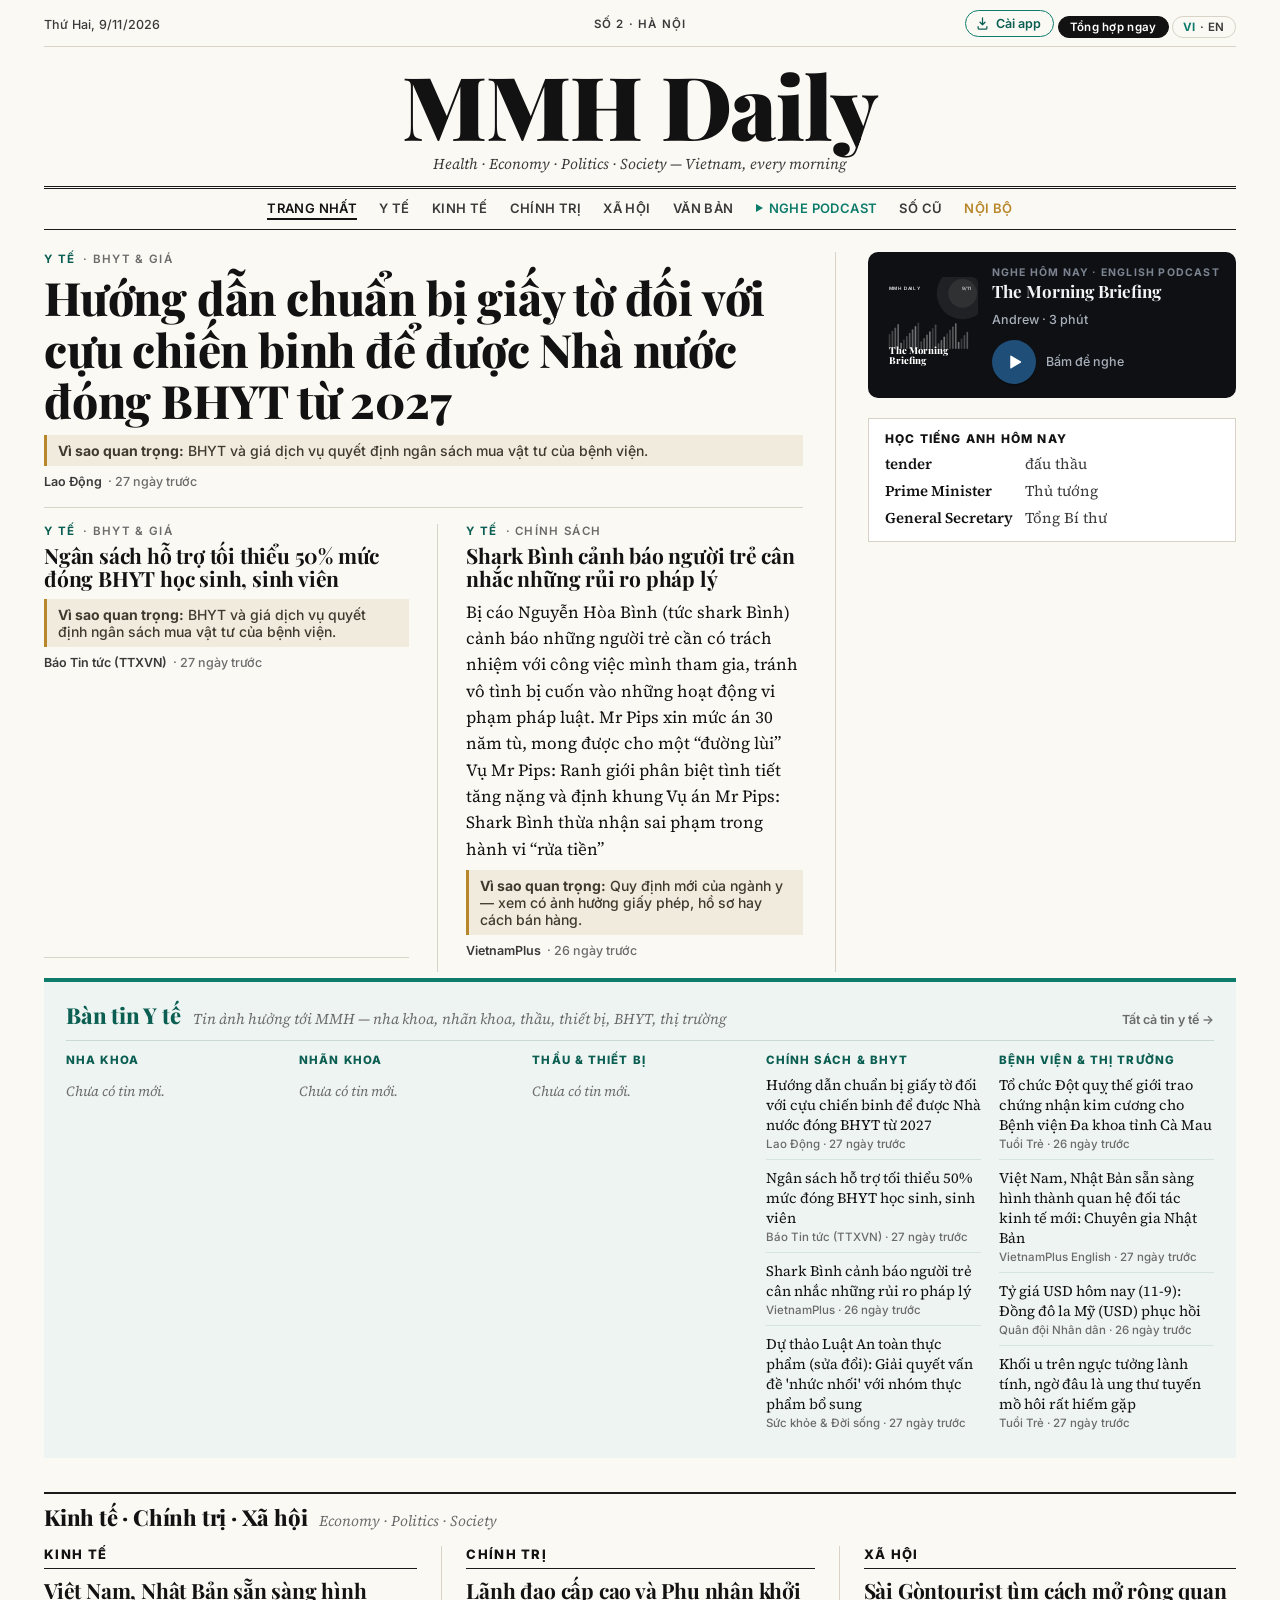
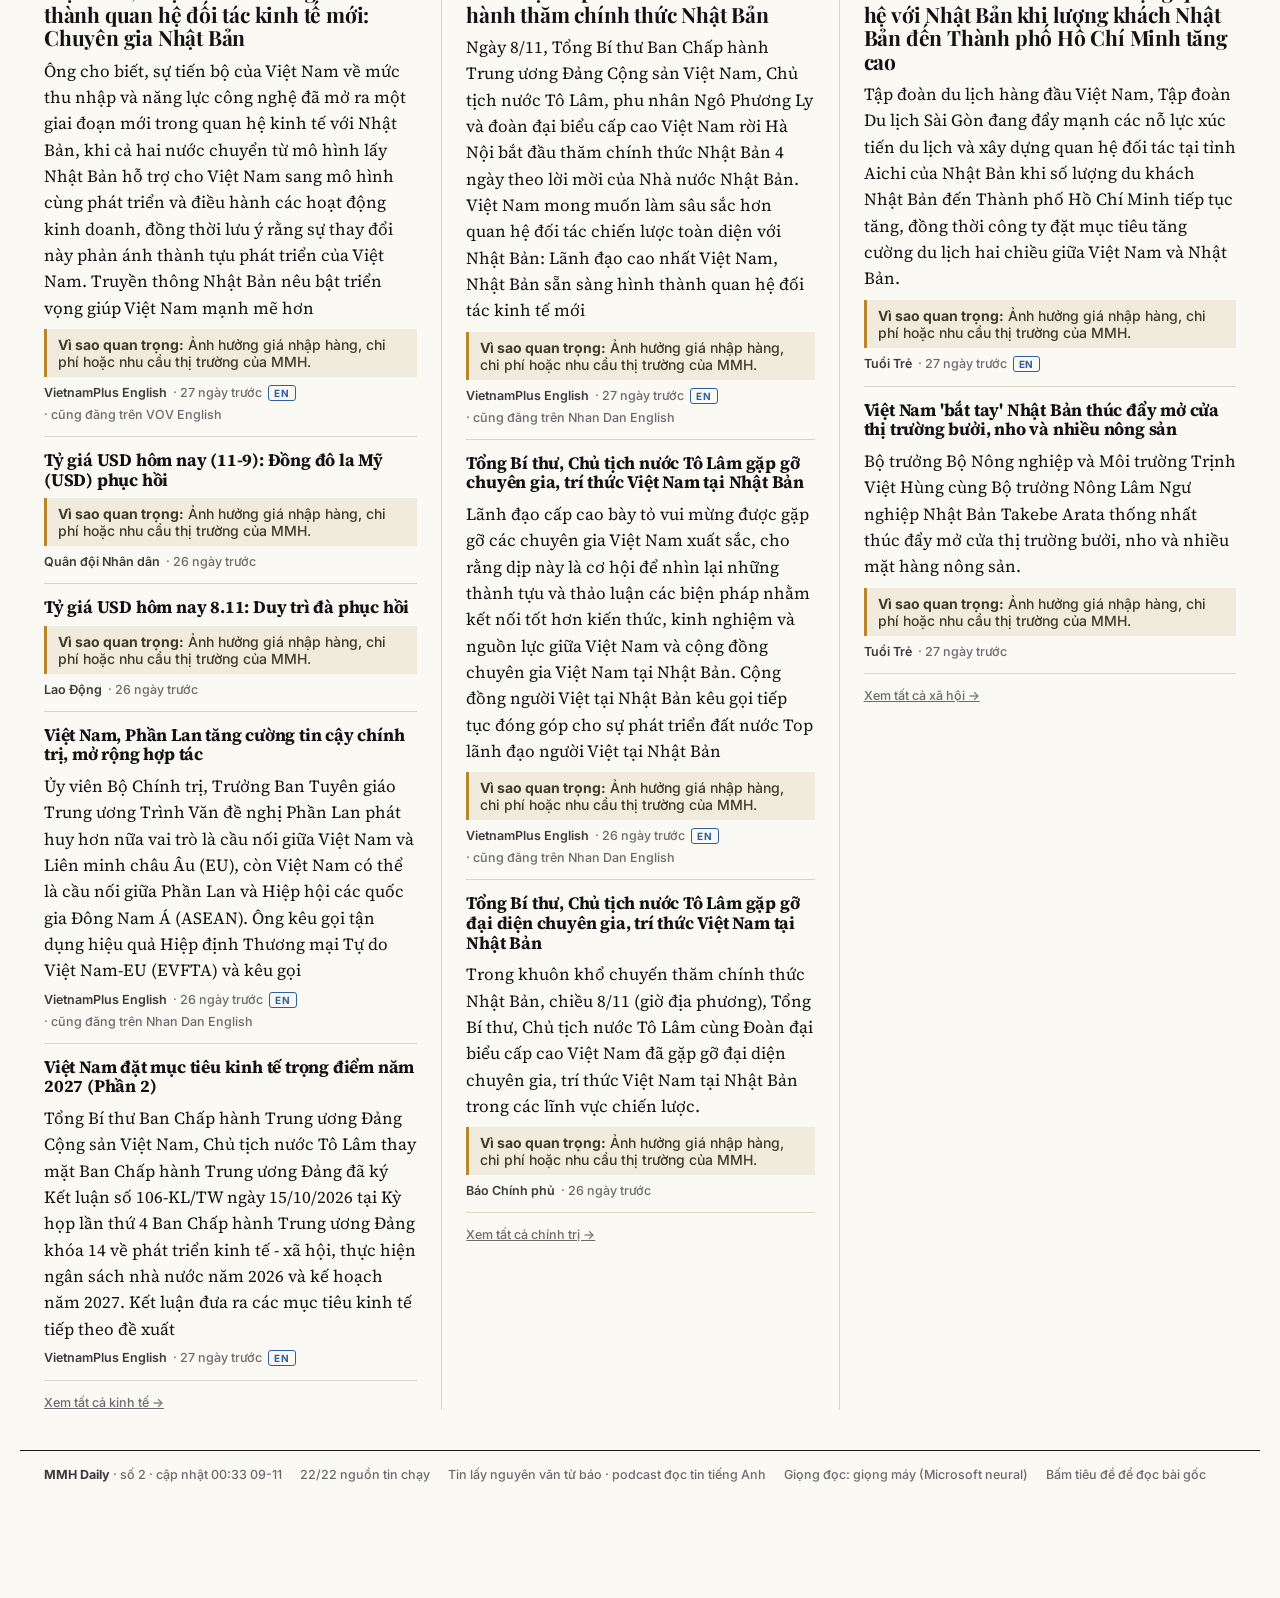
<file: daily/index.html>
<!DOCTYPE html>
<html lang="vi">
<head>
<meta charset="UTF-8">
<meta name="viewport" content="width=device-width, initial-scale=1.0, viewport-fit=cover">
<title>MMH Daily</title>
<meta name="description" content="Tờ báo buổi sáng của MMH: y tế (đấu thầu, chính sách, đầu tư công, bệnh viện), kinh tế, chính trị, xã hội Việt Nam — kèm podcast tiếng Anh mỗi ngày.">
<meta name="theme-color" content="#FBF9F4">
<link rel="manifest" href="manifest.webmanifest">
<link rel="icon" href="icons/icon.svg" type="image/svg+xml">
<link rel="icon" href="icons/favicon-32.png" sizes="32x32" type="image/png">
<link rel="apple-touch-icon" href="icons/apple-touch-icon.png">
<meta name="apple-mobile-web-app-capable" content="yes">
<meta name="mobile-web-app-capable" content="yes">
<meta name="apple-mobile-web-app-status-bar-style" content="default">
<meta name="apple-mobile-web-app-title" content="MMH Daily">
<link rel="preconnect" href="https://fonts.googleapis.com">
<link rel="preconnect" href="https://fonts.gstatic.com" crossorigin>
<link href="https://fonts.googleapis.com/css2?family=Playfair+Display:ital,wght@0,600;0,700;0,800;0,900;1,600&family=Source+Serif+4:ital,opsz,wght@0,8..60,400;0,8..60,600;1,8..60,400&family=Inter:wght@400;500;600;700&display=swap" rel="stylesheet">
<link rel="stylesheet" href="app.css?v=3">
</head>
<body>
<div id="app">
  <header class="mast" id="mast">
    <div class="mast-top">
      <span id="m-date"></span>
      <span class="mast-mid" id="m-no"></span>
      <span class="mast-r"><button class="inst-btn" id="inst-btn" type="button" hidden title="Cài MMH Daily thành ứng dụng trên máy này"><svg viewBox="0 0 24 24" aria-hidden="true"><path d="M12 3v11m0 0-4-4m4 4 4-4M5 17v2a2 2 0 0 0 2 2h10a2 2 0 0 0 2-2v-2" fill="none" stroke="currentColor" stroke-width="2" stroke-linecap="round" stroke-linejoin="round"/></svg>Cài app</button> <button class="upd-btn" id="upd-btn" type="button" title="Tổng hợp bản tin mới ngay bây giờ">Tổng hợp ngay</button> <button class="lang" id="lang" type="button" aria-label="Đổi ngôn ngữ tiêu đề">EN · VI</button></span>
    </div>
    <a class="logo" href="#/" aria-label="MMH Daily — trang nhất">MMH Daily</a>
    <div class="tagline">Health · Economy · Politics · Society — Vietnam, every morning</div>
    <nav class="nav" id="nav" aria-label="Chuyên mục">
      <a href="#/" data-r="front">Trang nhất</a>
      <a href="#/s/health" data-r="health">Y tế</a>
      <a href="#/s/economy" data-r="economy">Kinh tế</a>
      <a href="#/s/politics" data-r="politics">Chính trị</a>
      <a href="#/s/society" data-r="society">Xã hội</a>
      <a href="#/docs" data-r="docs">Văn bản</a>
      <a href="#/listen" data-r="listen" class="nav-listen">Nghe podcast</a>
      <a href="#/archive" data-r="archive">Số cũ</a>
      <a href="#/noibo" data-r="noibo" class="nav-in">Nội bộ</a>
    </nav>
  </header>
  <main id="view" tabindex="-1"></main>
  <footer class="foot" id="foot"></footer>
</div>

<div class="mini" id="mini" hidden>
  <button class="mini-cover" id="mini-open" type="button" aria-label="Mở trang nghe"></button>
  <div class="mini-meta"><b id="mini-t"></b><span id="mini-s"></span></div>
  <button class="mini-btn" id="mini-back" type="button" aria-label="Lùi 15 giây"><svg viewBox="0 0 24 24"><path d="M12 5V2L7 6l5 4V7a6 6 0 1 1-6 6H4a8 8 0 1 0 8-8z" fill="currentColor"/><text x="12" y="16.5" font-size="6.5" text-anchor="middle" fill="currentColor" font-family="Inter" font-weight="700">15</text></svg></button>
  <button class="mini-play" id="mini-play" type="button" aria-label="Phát"></button>
  <button class="mini-btn" id="mini-fwd" type="button" aria-label="Tới 15 giây"><svg viewBox="0 0 24 24"><path d="M12 5V2l5 4-5 4V7a6 6 0 1 0 6 6h2a8 8 0 1 1-8-8z" fill="currentColor"/><text x="12" y="16.5" font-size="6.5" text-anchor="middle" fill="currentColor" font-family="Inter" font-weight="700">15</text></svg></button>
  <div class="mini-bar" id="mini-bar"><i id="mini-prog"></i></div>
</div>
<audio id="audio" preload="metadata"></audio>
<div class="toast" id="toast" role="status" aria-live="polite" hidden></div>
<div class="dlg" id="upd-dlg" hidden role="dialog" aria-modal="true" aria-labelledby="upd-h"><div class="dlg-box">
  <h2 id="upd-h">Tổng hợp bản tin ngay</h2>
  <p class="dlg-sub">Chạy bất kỳ lúc nào, không cần chờ lịch. Xong việc trang tự hiện số mới.</p>
  <div class="dlg-opt"><div><b>Claude viết</b><span>Mở phiên Claude Code (dùng gói thuê bao, không tốn API) — bấm <i>Run now</i> trên trang mở ra. Khoảng 10–20 phút.</span></div>
    <div class="dlg-row"><a class="dlg-a" id="upd-claude-daily" target="_blank" rel="noopener">Tin y tế &amp; thời sự</a><a class="dlg-a" id="upd-claude-week" target="_blank" rel="noopener">Bản tin nội bộ</a></div></div>
  <div class="dlg-opt"><div><b>Bản tự động miễn phí</b><span>Chạy trên GitHub (bấm <i>Run workflow</i>). Khoảng 5 phút, tin dịch máy + giọng đọc miễn phí.</span></div>
    <div class="dlg-row"><a class="dlg-a" id="upd-gh" target="_blank" rel="noopener">Chạy trên GitHub</a></div></div>
  <p class="dlg-wait" id="upd-wait" hidden>Đang chờ số mới… trang tự kiểm tra mỗi phút.</p>
  <div class="dlg-ft"><button type="button" id="upd-close" class="dlg-x">Đóng</button></div>
</div></div>
<div class="dlg" id="inst-dlg" hidden role="dialog" aria-modal="true" aria-labelledby="inst-h"><div class="dlg-box inst">
  <div class="inst-top"><img src="icons/icon-192.png" alt="" width="64" height="64"><div><h2 id="inst-h">Cài MMH Daily</h2><p class="dlg-sub">Có biểu tượng trên màn hình chính, mở như một ứng dụng, không cần tìm link.</p></div></div>
  <ol class="inst-steps" id="inst-steps"></ol>
  <div class="dlg-ft"><button type="button" id="inst-close" class="dlg-x">Đã hiểu</button></div>
</div></div>
<script>
/* Cấu hình: link Routine (claude.ai/code/routines/…) + kho GitHub. demo = bản xem thử (bản tin nội bộ dữ liệu giả, không cần đăng nhập). */
window.DAILY_CFG = window.DAILY_CFG || {
  repo: 'ManiMedicalHanoi/MMH-Daily',
  routines: { daily: 'https://claude.ai/code/routines', weekly: 'https://claude.ai/code/routines' },
  demo: false
};
</script>
<script src="app.js?v=3"></script>
<script src="install.js?v=1"></script>
</body>
</html>
</file>
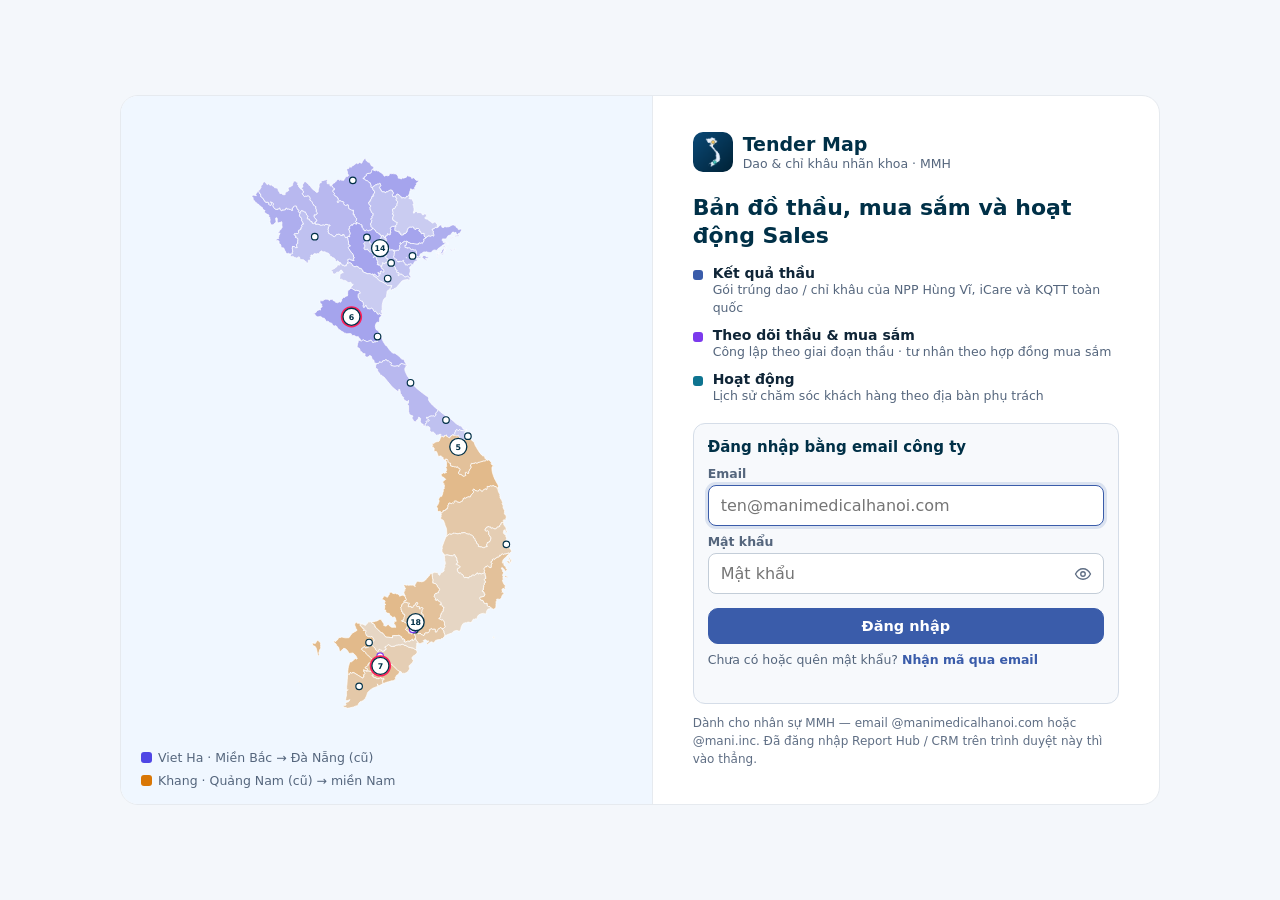
<file: map/index.html>
<!DOCTYPE html>
<html lang="vi">
<head>
<meta charset="UTF-8">
<meta name="viewport" content="width=device-width, initial-scale=1.0">
<title>Tender Map · MMH</title>
<meta name="description" content="Bản đồ Việt Nam: gói thầu dao / chỉ khâu nhãn khoa trúng của NPP Hùng Vĩ, iCare và KQTT toàn quốc; tra cứu bệnh viện, theo dõi gói thầu theo địa bàn.">
<link rel="manifest" href="manifest.webmanifest">
<meta name="theme-color" content="#003047">
<link rel="icon" type="image/png" href="app/favicon-32.png">
<link rel="apple-touch-icon" href="app/apple-touch-icon.png">
<meta name="mobile-web-app-capable" content="yes">
<meta name="apple-mobile-web-app-capable" content="yes">
<meta name="apple-mobile-web-app-title" content="Tender Map">
<meta name="apple-mobile-web-app-status-bar-style" content="default">
<link rel="preconnect" href="https://script.google.com" crossorigin>
<link rel="preconnect" href="https://script.googleusercontent.com" crossorigin>
<link rel="stylesheet" href="app.css?v=25">
<script>
/* Tải SỚM dữ liệu Apps Script ngay khi trang mở — song song với tải / dựng app (mỗi lệnh Apps Script mất 3–5 giây, phần lớn là thời gian khởi động
   của Google). app.js dùng lại đúng các lệnh này qua window.__PRE (khoá = URL đầy đủ; URL khác ⇒ tự gọi lại như thường). */
(function(){ try{
  var P=window.__PRE={}, E=encodeURIComponent;
  var HV="https://script.google.com/macros/s/AKfycbyL5FRVXl0Zr35ndE1PGJMGXzHOYzHjdsyQK7vHwIYhqe5owjSg3o1QtH-i8qGNBKJ-/exec",
      IC="https://script.google.com/macros/s/AKfycbx8xuGaBOVgLxb8JtaH25t1pcisacigDecTMLKOVaBucuDWZ7hw2W_W4IngA1nSODg4/exec",
      CRM="https://script.google.com/macros/s/AKfycbxxckrqwkfhE0fszm1XVdpYyEHU_PCKQWMKE_2wBnMTgoJCZ-1nRZ_fhOCPXXsVfEE/exec";
  function go(u){ var p=fetch(u,{redirect:"follow",credentials:"omit"}).then(function(r){ if(!r.ok) throw new Error("HTTP "+r.status); return r.json(); }); p.catch(function(){}); P[u]=p; }
  go(HV+"?action=winMap&from=202209"); go(IC+"?action=winMap&from=202209"); go(HV+"?action=kqttMap&from=202209");
  var t=JSON.parse(localStorage.getItem("mmh_tk")||"null");
  if(t && t.tk && t.user && (!t.exp || t.exp>Date.now())){ var k=E(t.tk);
    go(CRM+"?action=fuList&tk="+k); go(CRM+"?action=fuVisits&from=2025-09-01&tk="+k); go(CRM+"?action=fuFcList&tk="+k); go(CRM+"?action=fuNews&days=45&tk="+k); }
}catch(e){} })();
</script>
</head>
<body>
<header class="top" id="top">
  <div class="brand"><img class="logo" src="app/icon-192.png" alt=""><div class="bt"><b>Tender Map</b><span>Dao &amp; chỉ khâu nhãn khoa</span></div></div>
  <div class="qs" role="search"><input id="qs" type="search" placeholder="Tìm bệnh viện, TTYT, tỉnh…" autocomplete="off" spellcheck="false" aria-label="Tìm cơ sở y tế" aria-controls="qsr"><div class="qsr" id="qsr" hidden role="listbox"></div></div>
  <div class="hctl" id="hctl">
    <div class="seg vsg" id="f-view" aria-label="Chế độ xem"></div>
    <div class="seg psg" id="f-pic" aria-label="Xem theo PIC / địa bàn" hidden></div>
    <select class="sel" id="f-period" aria-label="Kỳ (năm tài chính / quý)"></select>
    <div class="seg" id="f-m" aria-label="Thống kê theo"></div>
    <div class="seg cur" id="f-cur" aria-label="Đơn vị tiền (VND / USD, tỷ giá cố định 26.400)"></div>
    <button class="btn pri" id="fu-add" type="button" hidden title="Thêm gói thầu / cơ hội mua sắm cần theo dõi">+ Thêm gói</button>
    <div class="pick per" id="va-per" hidden aria-label="Kỳ (hoạt động): tuần · tháng · quý · FY · khoảng ngày"></div>
    <div class="pick" id="va-type" hidden aria-label="Loại lượt / trạng thái"></div>
  </div>
  <button class="btn fbtn" id="f-more" type="button" aria-haspopup="dialog" aria-controls="fdrw" aria-expanded="false">Bộ lọc</button>
  <button class="obx" id="obx" type="button" hidden></button>
  <div class="tools" id="tools">
    <span id="uchip"></span>
    <button class="ibtn nb" id="news" type="button" hidden aria-pressed="false" aria-label="Mới cập nhật: gói thầu mới, gói đang theo dõi có kết quả"><svg viewBox="0 0 16 16" fill="none" stroke="currentColor" stroke-width="1.6" stroke-linecap="round" stroke-linejoin="round" aria-hidden="true"><path d="M4 6.6a4 4 0 0 1 8 0c0 3.2 1.3 4.4 1.3 4.4H2.7S4 9.8 4 6.6"/><path d="M6.6 13.2a1.5 1.5 0 0 0 2.8 0"/></svg><span class="n" hidden></span></button>
    <button class="ibtn" id="reload" type="button" title="Đọc lại dữ liệu (2 file NPP, file KQTT tổng, theo dõi thầu)" aria-label="Tải lại dữ liệu"><svg viewBox="0 0 16 16" fill="none" stroke="currentColor" stroke-width="1.7" stroke-linecap="round" stroke-linejoin="round" aria-hidden="true"><path d="M13.5 8a5.5 5.5 0 1 1-1.6-3.9"/><path d="M13.6 2.4v3.3h-3.3"/></svg></button>
    <button class="ibtn" id="xbtn" type="button" title="Xuất Excel / ảnh bản đồ" aria-label="Xuất Excel hoặc ảnh bản đồ" aria-haspopup="menu"><svg viewBox="0 0 16 16" fill="none" stroke="currentColor" stroke-width="1.7" stroke-linecap="round" stroke-linejoin="round" aria-hidden="true"><path d="M8 2.5v7.5M5 7l3 3 3-3"/><path d="M2.8 11v2.2h10.4V11"/></svg></button>
    <button class="ibtn" id="help" type="button" title="Hướng dẫn sử dụng" aria-label="Hướng dẫn sử dụng"><svg viewBox="0 0 16 16" fill="none" stroke="currentColor" stroke-width="1.7" stroke-linecap="round" aria-hidden="true"><circle cx="8" cy="8" r="6.2"/><path d="M6.3 6.3a1.8 1.8 0 1 1 2.5 1.7c-.5.2-.8.6-.8 1.1v.4"/><circle cx="8" cy="11.5" r=".5" fill="currentColor" stroke="none"/></svg></button>
    <button class="btn inst" id="install" type="button" hidden>Cài app</button>
  </div>
  <div class="fchips" id="fchips" hidden aria-label="Bộ lọc đang bật"></div>
</header>

<main class="wrap">
  <section class="card mapcard" aria-label="Bản đồ Việt Nam">
    <svg id="map" role="img" aria-label="Bản đồ tỉnh thành Việt Nam có gói thầu trúng"></svg>
    <div class="mapui">
      <button class="zbtn" id="zin" title="Phóng to" aria-label="Phóng to">+</button>
      <button class="zbtn" id="zout" title="Thu nhỏ" aria-label="Thu nhỏ">−</button>
      <button class="zbtn" id="zhome" title="Toàn quốc" aria-label="Toàn quốc">⌂</button>
    </div>
    <div class="crumb" id="crumb"><b>Toàn quốc</b></div>
    <div class="stbar" id="stbar" hidden aria-label="Xem nhanh theo giai đoạn"></div>
    <div class="legend" id="legend"></div>
    <div class="fabox" id="fabox" hidden aria-label="Doanh số ước tính"></div>
    <div class="tip" id="tip"></div>
    <div class="load" id="load">Đang đọc dữ liệu…</div>
  </section>
  <aside class="card side">
    <button class="grab" id="grab" type="button" aria-label="Kéo lên / xuống để xem thêm"></button>
    <div class="sidehd" aria-live="polite"><h2 id="sh-t">Toàn quốc</h2><div class="sub" id="sh-s"></div></div>
    <div class="sidebd" id="sb"></div>
  </aside>
</main>

<div class="gate" id="gate" hidden role="dialog" aria-modal="true" aria-labelledby="gate-t">
  <div class="gbox">
    <div class="gart" aria-hidden="true">
      <svg id="gate-map" preserveAspectRatio="xMidYMid meet"></svg>
      <div class="gleg"><span><i style="background:#4F46E5"></i>Viet Ha · Miền Bắc → Đà Nẵng (cũ)</span><span><i style="background:#D97706"></i>Khang · Quảng Nam (cũ) → miền Nam</span></div>
    </div>
    <div class="gform">
      <div class="gbrand"><img src="app/icon-192.png" alt=""><div><b>Tender Map</b><span>Dao &amp; chỉ khâu nhãn khoa · MMH</span></div></div>
      <h1 id="gate-t">Bản đồ thầu, mua sắm và hoạt động Sales</h1>
      <ul class="gfeat">
        <li><i class="gi a"></i><div><b>Kết quả thầu</b><span>Gói trúng dao / chỉ khâu của NPP Hùng Vĩ, iCare và KQTT toàn quốc</span></div></li>
        <li><i class="gi b"></i><div><b>Theo dõi thầu &amp; mua sắm</b><span>Công lập theo giai đoạn thầu · tư nhân theo hợp đồng mua sắm</span></div></li>
        <li><i class="gi c"></i><div><b>Hoạt động</b><span>Lịch sử chăm sóc khách hàng theo địa bàn phụ trách</span></div></li>
      </ul>
      <div id="gate-f"></div>
      <p class="gnote">Dành cho nhân sự MMH — email @manimedicalhanoi.com hoặc @mani.inc. Đã đăng nhập Report Hub / CRM trên trình duyệt này thì vào thẳng.</p>
    </div>
  </div>
</div>
<div class="xmenu" id="xmenu" hidden role="menu">
  <button type="button" role="menuitem" data-x="xlsx">Excel — số liệu đang lọc<small>Gói thầu từng dòng SP, bệnh viện, tỉnh, thầu lại, giá trúng, NPP, dự báo</small></button>
  <button type="button" role="menuitem" data-x="png">Ảnh bản đồ (PNG)<small>Đúng khung đang xem, kèm tiêu đề bộ lọc</small></button>
</div>
<div class="fdrw" id="fdrw" hidden><div class="fbox" role="dialog" aria-labelledby="fdrw-t">
  <div class="fhd"><b id="fdrw-t">Bộ lọc</b><button class="ibtn" id="fdrw-x" type="button" aria-label="Đóng">×</button></div>
  <div class="fslot" id="fslot"></div>
  <div class="fsec w fuo"><span class="lb">Tình trạng gói (Theo dõi thầu)</span><div class="seg" id="fu-st" aria-label="Tình trạng gói theo dõi"></div></div>
  <div class="fsec w"><span class="lb">Cơ sở y tế</span><div class="seg" id="f-own" aria-label="Công lập / tư nhân"></div><div class="hint">Công lập mua qua đấu thầu · tư nhân mua theo hợp đồng mua sắm</div></div>
  <div class="fsec w wo"><span class="lb">Nguồn dữ liệu</span><div class="seg" id="f-npp" aria-label="Nguồn dữ liệu"></div></div>
  <div class="fsec w wo"><span class="lb">Hãng</span><div class="seg" id="f-brand" aria-label="Hãng"></div></div>
  <div class="fsec w wo"><label for="f-type">Loại sản phẩm</label><select class="sel" id="f-type"></select></div>
  <div class="fsec w wo"><span class="lb">Gói thầu</span><div class="seg" id="f-res" aria-label="Gói thầu"></div></div>
  <div class="fsec w wo"><span class="lb">Tô màu bản đồ</span><div class="seg" id="f-color" aria-label="Tô màu bản đồ"></div><div class="hint" id="f-color-h"></div></div>
  <label class="fchk w"><input type="checkbox" id="oldtog"> Hiện ranh giới 63 tỉnh cũ (nét đứt)</label>
  <div class="fft"><button class="lnk" id="f-reset" type="button">Đặt lại bộ lọc</button><button class="btn pri" id="fdrw-ok" type="button">Xong</button></div>
</div></div>
<div class="dlg" id="fudlg" hidden role="dialog" aria-modal="true" aria-labelledby="fu-t"><div class="box wide">
  <h4 id="fu-t">Cập nhật gói thầu đang theo dõi</h4>
  <div id="fu-b"></div>
</div></div>
<div class="dlg" id="instdlg" hidden role="dialog" aria-modal="true" aria-labelledby="inst-t"><div class="box">
  <h4 id="inst-t"><img src="app/icon-192.png" alt="">Cài "Tender Map" ra màn hình chính</h4>
  <div id="inst-b"></div>
  <div class="ft"><button class="btn" id="inst-x" type="button">Đã hiểu</button></div>
</div></div>
<script src="vn-geo.js?v=25"></script>
<script src="products.js?v=25"></script>
<script src="vn-dist.js?v=25"></script>
<script src="csyt.js?v=25"></script>
<script src="codes.js?v=25"></script>
<script src="app.js?v=25"></script>
</body>
</html>
</file>
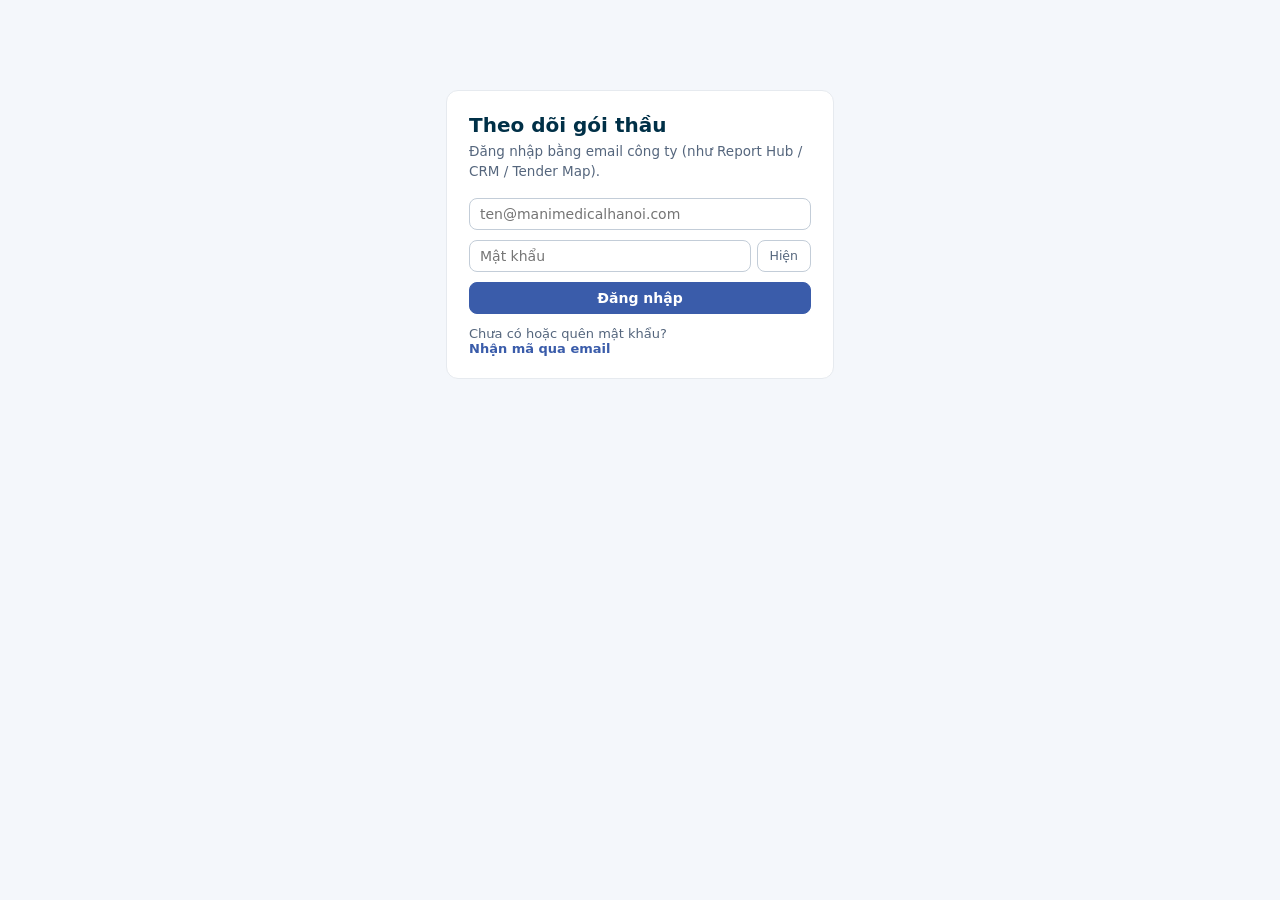
<file: theo-doi/index.html>
<!doctype html>
<html lang="vi">
<head>
<meta charset="utf-8">
<meta name="viewport" content="width=device-width,initial-scale=1">
<title>Theo dõi gói thầu · MMH</title>
<link rel="icon" href="../map/app/favicon-32.png">
<link rel="apple-touch-icon" href="../map/app/apple-touch-icon.png">
<link rel="manifest" href="manifest.webmanifest">
<meta name="theme-color" content="#003047">
<meta name="apple-mobile-web-app-capable" content="yes">
<style>
@font-face{font-family:Aptos;src:local(Aptos),local(Aptos-Regular);font-weight:100 500}
@font-face{font-family:Aptos;src:local('Aptos Semibold'),local(Aptos-SemiBold);font-weight:600}
@font-face{font-family:Aptos;src:local('Aptos Bold'),local(Aptos-Bold);font-weight:700 900}
:root{
  --ff:Aptos,'Segoe UI',system-ui,-apple-system,sans-serif;
  --navy:#003047;--blue:#3A5CAA;--sky:#5188CC;--lb:#CFE2F3;--pale:#F0F7FF;
  --bg:#F4F7FB;--sf:#fff;--sf2:#F7F9FC;--line:#E6EAEF;--line2:#D5DDE8;--fld:#C3CDD8;
  --t1:#0F2537;--t2:#55667D;--t3:#5F6E84;
  --ok:#2E7D32;--warn:#C77700;--bad:#B42318;--mute:#98A2B3;
  --kh:#6D28D9;--tb:#C77700;--kq:#2E7D32;--r:12px;
}
*{box-sizing:border-box}
html,body{margin:0}
body{font-family:var(--ff);background:var(--bg);color:var(--t1);font-size:14px;-webkit-font-smoothing:antialiased}
button,input,select,textarea{font-family:inherit;font-size:inherit;color:inherit}
a{color:var(--blue)}
.top{display:flex;align-items:center;gap:10px 14px;padding:10px 20px;background:var(--sf);border-bottom:1px solid var(--line);flex-wrap:wrap}
.brand{display:flex;flex-direction:column;line-height:1.2;margin-right:auto}
.brand b{font-size:17px;color:var(--navy)}
.brand span{font-size:12px;color:var(--t2)}
.who{font-size:13px;color:var(--t2)}
.chip{display:inline-flex;align-items:center;gap:6px;border:1px solid var(--line2);border-radius:999px;padding:3px 10px;font-size:12.5px;background:var(--sf);white-space:nowrap}
.dot{width:8px;height:8px;border-radius:50%;background:var(--mute);flex:none}
.dot.on{background:var(--ok)}.dot.off{background:var(--bad)}
.btn{text-decoration:none;display:inline-block;border:1px solid var(--line2);background:var(--sf);border-radius:8px;padding:7px 14px;cursor:pointer;font-weight:600;color:var(--navy)}
.btn:hover{border-color:var(--sky);color:var(--blue)}
.btn.pri{background:var(--blue);border-color:var(--blue);color:#fff}
.btn.pri:hover{background:#2F4F96}
.btn.sm{padding:4px 10px;font-size:12.5px}
.btn.dng{color:var(--bad)}
.btn[disabled]{opacity:.55;cursor:default}
.lnk{border:0;background:none;color:var(--blue);cursor:pointer;padding:0;font-weight:600}
.wrap{display:grid;grid-template-columns:340px 1fr;gap:16px;padding:16px 20px;max-width:1500px;margin:0 auto}
.card{background:var(--sf);border:1px solid var(--line);border-radius:var(--r)}
.card>h3{margin:0;padding:12px 16px;font-size:15px;color:var(--navy);border-bottom:1px solid var(--line);display:flex;align-items:center;gap:8px}
.card>h3 .sp{margin-left:auto}
.wl{list-style:none;margin:0;padding:6px 0}
.wl li{padding:10px 16px;border-bottom:1px solid var(--line);cursor:pointer}
.wl li:last-child{border-bottom:0}
.wl li:hover{background:var(--sf2)}
.wl li.on{background:var(--pale);box-shadow:inset 3px 0 0 var(--blue)}
.wl .nm{font-weight:600;color:var(--navy);display:flex;gap:8px;align-items:baseline}
.wl .nm .n{margin-left:auto;font-size:12px;color:var(--t2);font-weight:500;white-space:nowrap}
.wl .meta{font-size:12px;color:var(--t2);margin-top:4px;display:flex;gap:6px;flex-wrap:wrap;align-items:center}
.wl .off{opacity:.55}
.tg{display:inline-block;border-radius:6px;padding:1px 7px;font-size:11.5px;font-weight:600;border:1px solid;white-space:nowrap}
.tg.khmt{color:var(--kh);border-color:#D9CCF7;background:#F6F2FE}
.tg.tbmt{color:var(--tb);border-color:#F2D9B0;background:#FFF8EC}
.tg.kqdt{color:var(--kq);border-color:#C6E2C8;background:#F1F8F1}
.empty{padding:22px 16px;color:var(--t2);font-size:13px;line-height:1.5}
.bar{display:flex;gap:8px;align-items:center;flex-wrap:wrap;padding:10px 16px;border-bottom:1px solid var(--line)}
.seg{display:inline-flex;border:1px solid var(--line2);border-radius:8px;overflow:hidden}
.seg button{border:0;background:var(--sf);padding:6px 12px;cursor:pointer;color:var(--t2);font-weight:600;border-right:1px solid var(--line)}
.seg button:last-child{border-right:0}
.seg button.on{background:var(--pale);color:var(--blue)}
.inp{border:1px solid var(--fld);border-radius:8px;padding:7px 10px;background:#fff;min-width:0}
.inp:focus{outline:none;border-color:var(--blue);box-shadow:0 0 0 3px rgba(58,92,170,.15)}
select.inp{padding-right:28px}
.q{flex:1;min-width:160px}
.hits{list-style:none;margin:0;padding:0}
.hit{padding:12px 16px;border-bottom:1px solid var(--line);display:grid;grid-template-columns:92px 1fr auto;gap:4px 14px}
.hit:last-child{border-bottom:0}
.hit.hl{background:#FFFBEA}
.hit .d{font-size:12.5px;color:var(--t2);padding-top:2px}
.hit .t{font-weight:600;color:var(--t1);line-height:1.35}
.hit .s{font-size:12.5px;color:var(--t2);margin-top:3px;line-height:1.45}
.hit .s b{color:var(--t1);font-weight:600}
.hit .r{text-align:right;display:flex;flex-direction:column;align-items:flex-end;gap:6px}
.st{display:inline-flex;align-items:center;gap:6px;font-size:12px;font-weight:600;border-radius:999px;padding:2px 10px 2px 8px;border:1px solid var(--line2);white-space:nowrap;line-height:18px}
.st::before{content:"";flex:none;width:8px;height:8px;border-radius:50%;background:currentColor}
.st.done{color:var(--ok);border-color:#C6E2C8;background:#F1F8F1}
.st.done::before{width:9px;height:5px;border-radius:0;background:none;border:solid currentColor;border-width:0 0 2px 2px;transform:rotate(-45deg) translate(1px,-1px)}
.st.wait{color:#8A5A00;border-color:#EFD9A6;background:#FFF8E6}
.st.wait::before{background:none;border:2px solid currentColor;width:6px;height:6px}
.st.work{color:var(--blue);border-color:var(--lb);background:var(--pale)}
.st.work::before{background:none;width:7px;height:7px;border:2px solid currentColor;border-right-color:transparent;animation:spin .8s linear infinite}
.st.err{color:var(--bad);border-color:#F3C9C4;background:#FEF3F2}
.st.nofile,.st.off{color:var(--t2)}
.st.nofile::before,.st.off::before{background:var(--mute)}
.files{grid-column:2/4;display:flex;gap:6px;flex-wrap:wrap;margin-top:4px}
.files a{max-width:100%;overflow-wrap:anywhere;display:inline-flex;gap:6px;align-items:center;border:1px solid var(--line2);border-radius:8px;padding:4px 10px;font-size:12.5px;text-decoration:none;background:var(--sf2)}
.files a:hover{border-color:var(--sky)}
.no{font-family:ui-monospace,Consolas,monospace;font-size:12.5px;color:var(--navy)}
.more{padding:12px 16px;text-align:center}
.note{font-size:12.5px;color:var(--t3);padding:8px 16px}
.err{background:#FEF3F2;border:1px solid #F3C9C4;color:var(--bad);border-radius:8px;padding:8px 12px;margin:10px 16px;font-size:13px}
/* hộp thoại */
.ov{position:fixed;inset:0;background:rgba(15,37,55,.35);display:none;align-items:flex-start;justify-content:center;padding:6vh 12px;z-index:50;overflow:auto}
.ov.show{display:flex}
.dlg{background:var(--sf);border-radius:14px;width:560px;max-width:100%;border:1px solid var(--line2);box-shadow:0 18px 44px rgba(0,48,71,.18)}
.dlg h4{margin:0;padding:14px 18px;border-bottom:1px solid var(--line);font-size:16px;color:var(--navy)}
.dlg .bd{padding:14px 18px;display:flex;flex-direction:column;gap:14px}
.dlg .ft{padding:12px 18px;border-top:1px solid var(--line);display:flex;gap:8px;justify-content:flex-end;align-items:center}
.dlg .ft .msg{margin-right:auto;font-size:12.5px;color:var(--bad)}
.lb{display:block;font-size:12px;font-weight:600;color:var(--t2);margin-bottom:6px;text-transform:uppercase;letter-spacing:.4px}
.hint{font-size:12px;color:var(--t3);margin-top:5px;line-height:1.45}
.sugg{border:1px solid var(--line2);border-radius:8px;max-height:260px;overflow:auto;margin-top:6px;display:none}
.sugg.show{display:block}
.sugg button{display:flex;width:100%;text-align:left;border:0;border-bottom:1px solid var(--line);background:#fff;padding:8px 10px;cursor:pointer;gap:8px;align-items:baseline}
.sugg button:last-child{border-bottom:0}
.sugg button:hover,.sugg button.kb{background:var(--pale)}
.sugg .c{margin-left:auto;font-size:11.5px;color:var(--t2);white-space:nowrap}
.picked{display:flex;gap:8px;align-items:center;border:1px solid var(--lb);background:var(--pale);border-radius:8px;padding:8px 10px;font-weight:600;color:var(--navy)}
.picked .lnk{margin-left:auto;font-weight:500}
.ck{display:flex;gap:8px;flex-wrap:wrap}
.ck label{display:flex;gap:6px;align-items:center;border:1px solid var(--line2);border-radius:8px;padding:7px 12px;cursor:pointer}
.ck label.on{border-color:var(--blue);background:var(--pale)}
.ck input{margin:0}
.tog{display:flex;gap:10px;align-items:flex-start;cursor:pointer}
.tog input{margin-top:3px}
.tog small{display:block;color:var(--t3);font-size:12px;margin-top:2px}
.key{font-family:ui-monospace,Consolas,monospace;background:var(--sf2);border:1px solid var(--line2);border-radius:8px;padding:8px 10px;word-break:break-all;font-size:12.5px}
/* đăng nhập */
.gate{max-width:420px;margin:10vh auto;padding:0 16px}
.gate .card{padding:22px}
.gate h2{margin:0 0 4px;color:var(--navy);font-size:20px}
.gate p{color:var(--t2);margin:0 0 16px;font-size:13.5px;line-height:1.5}
.gate form{display:flex;flex-direction:column;gap:10px}
.gate .alt{margin-top:12px;font-size:13px;color:var(--t2)}
.toast{position:fixed;left:50%;bottom:22px;transform:translateX(-50%);background:var(--navy);color:#fff;border-radius:10px;padding:10px 16px;font-size:13.5px;z-index:60;display:none;max-width:90vw}
.toast.show{display:block}
.quick{display:flex;gap:8px;padding:12px 16px;border-bottom:1px solid var(--line);align-items:flex-start;flex-wrap:wrap}
.quick textarea{flex:1;min-width:220px;height:40px;resize:vertical;border:1px solid var(--fld);border-radius:8px;padding:8px 10px;font:13px ui-monospace,Consolas,monospace}
.quick textarea:focus{outline:none;border-color:var(--blue);box-shadow:0 0 0 3px rgba(58,92,170,.15)}
.quick .hint{flex-basis:100%;margin:0}
.ag{grid-column:2/4;font-size:12.5px;color:var(--t2);margin-top:4px;line-height:1.5;overflow-wrap:anywhere}
.ag b{color:var(--t1);font-weight:600}
.tabs{display:inline-flex;gap:2px;background:var(--sf2);border:1px solid var(--line);border-radius:10px;padding:3px}
.tabs button{border:0;background:none;padding:6px 14px;border-radius:8px;cursor:pointer;font-weight:600;color:var(--t2);display:inline-flex;gap:6px;align-items:center}
.tabs button.on{background:#fff;color:var(--navy);box-shadow:0 1px 2px rgba(0,48,71,.12)}
.tn{font-size:11px;font-weight:700;background:var(--lb);color:var(--navy);border-radius:999px;padding:0 6px;line-height:17px}
.mwrap{display:grid;grid-template-columns:minmax(0,1.15fr) minmax(0,1fr);gap:16px;padding:16px 20px;max-width:1500px;margin:0 auto;align-items:start}
.mapc{position:sticky;top:12px}
.mbar{border-bottom:0}
.msum{margin-left:auto;font-size:13px;color:var(--t2)}
.msum b{color:var(--navy)}

.mapbox{position:relative}
.pvs{position:relative}
.pvs .inp{width:180px}
#vnmap{touch-action:none;cursor:grab;user-select:none;-webkit-user-select:none}
#vnmap.drag{cursor:grabbing}
#vnmap .pv{stroke-width:calc(1.1px / var(--k,1))!important}
#vnmap .pv.on{stroke-width:calc(2.4px / var(--k,1))!important}
#vnmap .lb text{font-size:calc(14px / var(--k,1))!important;stroke-width:calc(3px / var(--k,1))!important}
#vnmap .wdot{r:calc(4.5px / var(--k,1))}
#vnmap.zin .lb{opacity:.35;pointer-events:none}
#vnmap .fac{fill:#fff;stroke:#7C8BA1;cursor:pointer}
#vnmap .fac.h{fill:#1F4E8C;stroke:#fff}
#vnmap .fac.w{fill:#C77700;stroke:#fff}
#vnmap .fac.sel{fill:#D92D20;stroke:#fff}
#vnmap .fring{fill:none;stroke:#D92D20;pointer-events:none;animation:fring 1.6s ease-out infinite}
@keyframes fring{0%{opacity:.9}100%{opacity:0;transform-box:fill-box;transform-origin:center;transform:scale(3)}}
#vnmap .fl.sel{font-weight:700;fill:#B42318}
#vnmap .fac:hover{stroke:#C2410C}
#vnmap .fl{fill:#0F2537;paint-order:stroke;stroke:#fff;font-family:var(--ff);font-weight:600;dominant-baseline:middle;pointer-events:none}
.zbtn{position:absolute;right:12px;top:10px;display:flex;flex-direction:column;border:1px solid var(--line2);border-radius:10px;overflow:hidden;background:#fff;box-shadow:0 2px 6px rgba(0,48,71,.08)}
.zbtn button{border:0;border-bottom:1px solid var(--line);background:#fff;width:36px;height:34px;font-size:18px;cursor:pointer;color:var(--navy)}
.zbtn button:last-child{border-bottom:0;font-size:15px}
.zbtn button:hover{background:var(--pale)}
.zhint{position:absolute;left:50%;bottom:8px;transform:translateX(-50%);background:rgba(15,37,55,.75);color:#fff;font-size:12px;border-radius:8px;padding:5px 10px;pointer-events:none;transition:opacity .4s;white-space:nowrap}
.zhint.off{opacity:0}
.fdot2,.fdot3{width:9px;height:9px;border-radius:50%;background:#1F4E8C;margin-left:10px}
.fdot3{background:#fff;border:1px solid #7C8BA1}
#vnmap{display:block;width:100%;height:calc(100vh - 300px);min-height:420px;max-height:760px}
#vnmap .pv{stroke:#fff;stroke-width:1.1;cursor:pointer;transition:opacity .15s}
#vnmap .pv:hover{opacity:.82}
#vnmap .pv.on{stroke:var(--navy);stroke-width:2.4}
#vnmap .lb{cursor:pointer}
#vnmap .lb text{font:700 14px var(--ff);fill:var(--navy);text-anchor:middle;dominant-baseline:middle;paint-order:stroke;stroke:#fff;stroke-width:3px}
#vnmap .lb.dk text{fill:#fff;stroke:#1F4E8C}
#vnmap .wdot{fill:#C77700;stroke:#fff;stroke-width:1.5}
.legend{display:flex;gap:8px;align-items:center;font-size:12px;color:var(--t2);padding:6px 16px 12px;flex-wrap:wrap}
.lgr{width:90px;height:8px;border-radius:4px;background:linear-gradient(90deg,#DCE6F2,#1F4E8C)}
.wdot2{width:9px;height:9px;border-radius:50%;background:#C77700;margin-left:10px}
.pvp>h3{margin:0;padding:12px 16px;font-size:16px;color:var(--navy);border-bottom:1px solid var(--line);display:flex;gap:8px;align-items:baseline;flex-wrap:wrap}
.pvp>h3 .sub{font-size:12.5px;font-weight:500;color:var(--t2)}
.pvp>h3 .sp{margin-left:auto}
.invl{list-style:none;margin:0;padding:0;max-height:calc(100vh - 250px);overflow:auto}
.invl li{display:flex;gap:10px;align-items:center;padding:10px 16px;border-bottom:1px solid var(--line)}
.invl .in{min-width:0;flex:1}
.invl .in b{display:block;color:var(--t1);font-weight:600;overflow-wrap:anywhere}
.invl .ic{display:flex;gap:5px;flex-wrap:wrap;align-items:center;margin-top:4px;font-size:12px;color:var(--t2)}
.invl .lt{color:var(--t3)}
.btn.wok{color:var(--ok);border-color:#C6E2C8;background:#F1F8F1}
.dwrap{padding:16px 20px;max-width:1300px;margin:0 auto}
.dl{list-style:none;margin:0;padding:0}
.dl>li{padding:12px 16px;border-bottom:1px solid var(--line)}
.dl .dh{display:flex;gap:8px;align-items:baseline}
.dl .dh b{color:var(--t1);line-height:1.35}
.dl .s{font-size:12.5px;color:var(--t2);margin:4px 0 8px}
.dfs{display:flex;gap:6px;flex-wrap:wrap}
.dfs a{display:inline-flex;gap:6px;align-items:center;border:1px solid var(--line2);border-radius:8px;padding:5px 10px;font-size:12.5px;text-decoration:none;background:var(--sf2);max-width:100%;overflow-wrap:anywhere}
.dfs a:hover{border-color:var(--sky)}
.dfs a small{color:var(--t3);font-size:11px}
.pkcrm{display:flex;flex-wrap:wrap;align-items:center;gap:6px;padding:8px 16px 0;font-size:12.5px}
.pkcrm .lbx{font-size:11px;font-weight:600;color:var(--t3);text-transform:uppercase;letter-spacing:.4px;margin-right:2px}
.pkcrm a{display:inline-flex;align-items:baseline;gap:6px;border:1px solid var(--line);border-radius:8px;padding:3px 9px;color:var(--t1);text-decoration:none;background:#fff}
.pkcrm a span{font-size:11.5px;color:var(--t3)}.pkcrm a:hover{border-color:var(--blue);color:var(--blue)}
.nmbd{max-height:min(70vh,640px);overflow:auto}
.nmbar{display:flex;flex-wrap:wrap;gap:8px;align-items:center;margin:10px 0 4px}.nmbar .inp{flex:1;min-width:150px}.nmbar select.inp{flex:0 0 auto;min-width:0}
.nml{display:flex;flex-direction:column}
.nmr{display:grid;grid-template-columns:minmax(0,1fr) minmax(0,1.25fr);gap:6px 14px;padding:10px 0;border-bottom:1px solid var(--line)}
.nm1{display:flex;flex-direction:column;gap:2px;min-width:0}.nm1 b{font-size:13.5px;color:var(--t1)}.nm1 span{font-size:12px;color:var(--t3)}
.nmc{display:flex;flex-direction:column;gap:5px;min-width:0}
.nmb{display:flex;flex-direction:column;align-items:flex-start;text-align:left;border:1px solid var(--line);background:#fff;border-radius:9px;padding:6px 10px;cursor:pointer;font:inherit}
.nmb b{font-size:13px;color:var(--t1);font-weight:600}.nmb span{font-size:11.5px;color:var(--t3)}
.nmb:hover{border-color:var(--blue)}.nmb:hover b{color:var(--blue)}
.nma{display:flex;gap:14px;flex-wrap:wrap}.nma .lnk{font-size:12px}.lnk.dng{color:var(--bad)}
.nmv{display:flex;flex-direction:column}.nmv b{font-size:13px}.nmv span{font-size:11.5px;color:var(--t3)}
.nmf{display:flex;flex-direction:column;gap:5px}.nmf>.lnk{align-self:flex-start;font-size:12px}
.nmchip{cursor:pointer;border-color:#EBD7B0;background:#FDF8EE;color:#8A5A12}
@media (max-width:640px){.nmr{grid-template-columns:1fr}}
.pinv{cursor:pointer}
.pinv:hover{color:var(--blue);text-decoration:underline}
.iact{display:flex;gap:6px;flex:none}
.pkn{color:var(--navy);font-weight:700;min-width:0;overflow-wrap:anywhere}
.pkbar{display:flex;gap:10px;align-items:center;padding:8px 16px;border-bottom:1px solid var(--line);background:var(--sf2);position:sticky;top:0;z-index:2}
.pkbar .sp{margin-left:auto}
.pkall{display:flex;gap:6px;align-items:center;font-size:13px;color:var(--t2);cursor:pointer}
.pkl{list-style:none;margin:0;padding:0;max-height:calc(100vh - 300px);overflow:auto}
.pkl li{display:flex;gap:10px;padding:10px 16px;border-bottom:1px solid var(--line)}
.pkl li.on{background:var(--pale)}
.pkl li.nono{opacity:.65}
.pkc{flex:none;padding-top:2px;cursor:pointer}
.pkc input{width:16px;height:16px}
.pkb{min-width:0;flex:1}
.pkt{display:flex;gap:8px;align-items:center;flex-wrap:wrap;font-size:12.5px;color:var(--t2)}
.pkl .t{font-weight:600;color:var(--t1);line-height:1.35;margin-top:3px}
.pkl .s{font-size:12.5px;color:var(--t2);margin-top:3px}
.pkl .s b{color:var(--t1);font-weight:600}
.inst2{border-color:var(--blue);color:var(--blue)}
.inst-steps{margin:0;padding-left:20px;line-height:1.7}
.agl{margin-left:6px;font-size:11.5px;font-weight:600;text-decoration:none;border-left:1px solid var(--line2);padding-left:6px}
.agbar{display:flex;gap:10px;align-items:center;flex-wrap:wrap;margin-top:8px;grid-column:2/4}
.agbar .hint{margin:0}
.agl2{display:flex;gap:6px;flex-wrap:wrap}
.drop{display:block;border:1.5px dashed var(--line2);border-radius:12px;padding:18px;text-align:center;color:var(--t2);cursor:pointer;background:var(--sf2)}
.drop b{color:var(--blue)}
.drop.on{border-color:var(--blue);background:var(--pale)}
.upl{list-style:none;margin:0;padding:0;display:flex;flex-direction:column;gap:6px}
.upl li{display:grid;grid-template-columns:minmax(0,1fr) 210px 90px auto;gap:8px;align-items:center}
.upn{font-size:13px;overflow-wrap:anywhere}
.upn small{display:block;color:var(--t3);font-size:11.5px}
.ups{font-size:12px;font-weight:600;color:var(--t2)}
.ups.ok{color:var(--ok)}.ups.err{color:var(--bad)}.ups.run{color:var(--blue)}
.pkpart{display:flex;gap:8px;align-items:center;padding:7px 16px;font-size:12.5px;color:var(--t2);background:#F7FAFF;border-bottom:1px solid var(--line)}
.spin{display:inline-block;width:12px;height:12px;border:2px solid var(--lb);border-top-color:var(--blue);border-radius:50%;animation:spin .8s linear infinite;margin-right:8px;vertical-align:-2px}
@keyframes spin{to{transform:rotate(360deg)}}

/* v2.0 — tab Tài liệu gọn */
.mgb{display:flex;flex-wrap:wrap;gap:8px;align-items:center;padding:10px 18px;border-bottom:1px solid var(--line);background:var(--sf2)}
.mgt{flex:1;min-width:220px;font-size:12.5px;color:var(--t2)}
.mgt b{color:var(--t1)}
.mgb .btn{display:inline-flex;gap:6px;align-items:center}
.dl2{list-style:none;margin:0;padding:0}
.dl2>li{padding:14px 18px;border-bottom:1px solid var(--line)}
.dl2>li:last-child{border-bottom:0}
.dh2{display:flex;gap:8px;align-items:baseline;min-width:0}
.dh2 b{color:var(--t1);font-weight:600;line-height:1.35;flex:1;min-width:0}
.dgo{flex:none;font-size:12.5px;font-weight:600;text-decoration:none;white-space:nowrap}
.ds{font-size:12.5px;color:var(--t2);margin:3px 0 8px}
.dg{display:flex;gap:10px;align-items:baseline;padding:3px 0}
.dgl{flex:none;width:118px;font-size:12px;color:var(--t2)}
.dgf{display:flex;flex-wrap:wrap;gap:4px 18px;min-width:0}
.df{display:inline-flex;align-items:center;gap:7px;font-size:13px;color:var(--t1);text-decoration:none;min-width:0;overflow-wrap:anywhere}
.df:hover{color:var(--blue);text-decoration:underline}
.fi{flex:none;font-style:normal;font-size:10px;font-weight:700;letter-spacing:.2px;border-radius:4px;padding:1px 5px;line-height:15px}
.fi.pdf{color:#B42318;background:#FEF3F2}
.fi.gs{color:#1E7B3A;background:#ECF7EF}
.fi.doc{color:var(--blue);background:var(--pale)}
.dag{display:flex;gap:10px;align-items:center;flex-wrap:wrap;margin-top:8px;padding:8px 10px;border-radius:8px;background:#FFF8E6;border:1px solid #F3E3B8}
.dagt{flex:1;min-width:0;font-size:12.5px;color:#6B4E00;line-height:1.45}
.dagt b{color:#5A4100}
.daga{display:flex;gap:6px;flex:none}
.files .dag{grid-column:2/4}
@media (max-width:860px){ .dg{flex-direction:column;gap:2px} .dgl{width:auto} .daga{width:100%} .daga .btn{flex:1;text-align:center} .files .dag{grid-column:1} }
/* v1.9 — trạng thái tải, chống tải lặp, thống kê theo kỳ / bệnh viện, bỏ theo dõi nhanh */
.chip.dlq{border-color:var(--lb);background:var(--pale);color:var(--blue);font-weight:600;cursor:pointer}
.chip.dlq .spin{width:10px;height:10px;margin-right:2px}
.pkl li.got{background:var(--sf2)}
.pkl li.got .t{color:var(--t2)}
.pkc .sti{display:inline-flex;width:16px;height:16px;align-items:center;justify-content:center}
.pkc .sti::before{content:"";width:8px;height:8px;border-radius:50%;background:var(--mute)}
.pkc .sti.done::before{width:9px;height:5px;border-radius:0;background:none;border:solid var(--ok);border-width:0 0 2px 2px;transform:rotate(-45deg)}
.pkc .sti.wait::before{background:none;border:2px solid #C79A2B;width:6px;height:6px}
.pkc .sti.work::before{background:none;width:7px;height:7px;border:2px solid var(--blue);border-right-color:transparent;animation:spin .8s linear infinite}
.pkleg{display:flex;flex-wrap:wrap;gap:6px 14px;padding:6px 16px;font-size:12px;color:var(--t2);border-bottom:1px solid var(--line)}
.pkleg b{color:var(--t1)}
.redl{font-size:12px;font-weight:600;color:var(--blue);background:none;border:0;padding:0 2px;cursor:pointer}
.redl.ask{color:var(--bad)}
.pksum{display:flex;flex-wrap:wrap;gap:4px 14px;align-items:baseline;padding:8px 16px;border-bottom:1px solid var(--line);font-size:12.5px;color:var(--t2)}
.pksum b{color:var(--t1);font-size:13.5px}
.pksum .lnk{margin-left:auto;font-size:12.5px}
.pkh{display:flex;gap:8px;align-items:center;flex-wrap:wrap}
.unw{border:1px solid var(--line2);background:var(--sf);color:var(--t2);border-radius:8px;font-size:12px;font-weight:600;padding:3px 8px;cursor:pointer;white-space:nowrap}
.unw:hover{color:var(--bad);border-color:#F3C9C4}
.unw.ask{color:#fff;background:var(--bad);border-color:var(--bad)}
.wl .meta .ed{display:inline-flex;gap:12px}
.lnk.dng{color:var(--bad)}
.lnk.dng.ask{text-decoration:underline}
.stper{display:flex;flex-wrap:wrap;gap:8px;align-items:center;margin-top:8px}
.stper input[type=date]{height:30px;padding:2px 8px;font-size:12.5px;width:auto}
.stper .hint{margin:0}
.stscope{display:inline-flex;align-items:center;gap:6px}

.mbar2{border-bottom:0;padding-top:0}
.seg.sm button{padding:4px 10px;font-size:12.5px}
.chip2{border:1px solid var(--line2);background:#fff;border-radius:999px;padding:4px 12px;font-size:12.5px;font-weight:600;color:var(--t2);cursor:pointer}
.chip2.on{border-color:#E8A33A;background:#FFF6E5;color:#9A5B00}
.soon{display:inline-block;margin-left:6px;font-size:11.5px;font-weight:700;color:#B45309;background:#FFF4E0;border:1px solid #F5C77E;border-radius:999px;padding:0 8px;line-height:18px;vertical-align:1px;white-space:nowrap}
.ptabs{display:flex;gap:4px;padding:10px 16px 0}
.ptabs button{border:0;background:none;padding:6px 10px;border-bottom:2px solid transparent;font-weight:600;color:var(--t2);cursor:pointer;display:inline-flex;gap:6px;align-items:center}
.ptabs button.on{color:var(--navy);border-bottom-color:var(--blue)}
.stc{border-top:1px solid var(--line);padding:10px 16px 14px}
.stc.shut{padding-bottom:10px}
.sth{display:flex;gap:8px;align-items:baseline}
.sth .sub{font-size:12.5px;color:var(--t2)}
.sth .lnk{margin-left:auto}
.stt{display:grid;grid-template-columns:repeat(4,1fr);gap:8px;margin-top:10px}
.stx{border:1px solid var(--line);border-radius:10px;padding:8px 10px;background:var(--sf2);text-align:left;display:flex;flex-direction:column;gap:2px;font:inherit}
.stx b{font-size:17px;color:var(--navy)}
.stx span{font-size:11.5px;color:var(--t2)}
button.stx{cursor:pointer;border-color:#F5C77E;background:#FFFBF2}
button.stx.on{background:#FFF1D6}
button.stx b{color:#9A5B00}
.stg{display:grid;grid-template-columns:1fr 1fr;gap:10px 18px;margin-top:12px}
.stg .stb:last-child:nth-child(odd){grid-column:1/3}
.stl{font-size:11.5px;font-weight:700;text-transform:uppercase;letter-spacing:.3px;color:var(--t2);margin-bottom:6px}
.br{display:grid;grid-template-columns:minmax(0,1.1fr) minmax(40px,1fr) auto;gap:8px;align-items:center;font-size:12.5px;padding:2px 0}
.br[data-gopv],.br[data-pinv]{cursor:pointer}
.br[data-gopv]:hover .bn,.br[data-pinv]:hover .bn{color:var(--blue);text-decoration:underline}
.bn{white-space:nowrap;overflow:hidden;text-overflow:ellipsis;color:var(--t1)}
.bb{height:7px;background:#EEF2F7;border-radius:4px;overflow:hidden}
.bb i{display:block;height:100%;background:#5B7FB8;border-radius:4px}
.bv{color:var(--t2);white-space:nowrap;font-variant-numeric:tabular-nums}
.nb{position:fixed;right:18px;top:70px;width:380px;max-width:calc(100vw - 24px);background:#fff;border:1px solid var(--line2);border-radius:14px;box-shadow:0 14px 36px rgba(0,48,71,.16);z-index:40}
.nbh{display:flex;gap:8px;align-items:baseline;padding:12px 14px 6px;flex-wrap:wrap}
.nbh b{color:var(--navy);font-size:15px}
.nbh span{font-size:12.5px;color:var(--t2)}
.nbh .x{margin-left:auto;color:var(--t2)}
.nb ul{list-style:none;margin:0;padding:0 6px;max-height:260px;overflow:auto}
.nb li{display:flex;gap:8px;align-items:flex-start;padding:7px 8px;border-radius:8px;cursor:pointer}
.nb li:hover{background:var(--pale)}
.nbt{font-size:13px;font-weight:600;color:var(--t1);line-height:1.35;min-width:0}
.nbt small{display:block;font-weight:500;color:var(--t2);font-size:12px}
.nbs{margin:6px 14px 0;font-size:12.5px;color:#9A5B00;background:#FFF6E5;border-radius:8px;padding:6px 10px}
.nbf{display:flex;gap:8px;justify-content:flex-end;padding:10px 14px 12px}
#vnmap.zin .pv{fill-opacity:.45}
.wantl{display:flex;flex-direction:column;gap:6px}
.wnt{display:flex;gap:10px;align-items:flex-start;border:1px solid var(--line2);border-radius:10px;padding:9px 12px;cursor:pointer}
.wnt.on{border-color:var(--blue);background:var(--pale)}
.wnt input{margin-top:3px}
.wnt small{display:block;color:var(--t3);font-size:12px;margin-top:2px}
.wq{display:flex;gap:14px}
.qw{flex-basis:100%;font-size:12.5px;color:var(--t2)}
.qw b{color:var(--navy);font-weight:600}
.stats{display:grid;grid-template-columns:repeat(4,1fr);gap:10px;padding:14px 20px 0;max-width:1500px;margin:0 auto}
.tile{border:1px solid var(--line);background:var(--sf);border-radius:var(--r);padding:10px 14px;text-align:left;cursor:pointer;display:flex;flex-direction:column;gap:2px}
.tile b{font-size:22px;color:var(--navy);line-height:1.1}
.tile span{font-size:12.5px;color:var(--t2)}
.tile:hover{border-color:var(--sky)}
.tile.on{border-color:var(--blue);background:var(--pale)}
.wl .nm .nmt{min-width:0;overflow-wrap:anywhere}
.wl .meta .ed{margin-left:auto}
.files{flex-direction:column;gap:6px}
.fg{display:flex;gap:8px;align-items:flex-start}
.fgl{flex:none;width:96px;font-size:11.5px;font-weight:700;color:var(--t2);text-transform:uppercase;letter-spacing:.3px;padding-top:6px}
.fgf{display:flex;gap:6px;flex-wrap:wrap;min-width:0}
.fx{font-size:10.5px;font-weight:700;border-radius:4px;padding:0 5px;border:1px solid var(--line2);color:var(--t2);background:#fff}
.fx.gs{color:var(--kq);border-color:#C6E2C8}
.fx.pdf{color:var(--bad);border-color:#F3C9C4}
.agf{display:inline-flex;gap:6px;align-items:center;border:1px dashed var(--line2);border-radius:8px;padding:4px 10px;font-size:12.5px;color:var(--t2)}
.agf small{font-size:11px;color:var(--warn);font-weight:600}
.sm2{font-size:12.5px;font-weight:600;text-decoration:none}
.pwrow{display:flex;gap:6px}
.pwrow .inp{flex:1}
.eye{border:1px solid var(--fld);background:#fff;border-radius:8px;padding:0 12px;cursor:pointer;color:var(--t2);font-size:12.5px}
.acl{display:flex;gap:8px;flex-wrap:wrap;border-top:1px solid var(--line);padding-top:12px}
@media (max-width:860px){
  .wrap{grid-template-columns:minmax(0,1fr);padding:12px}
  .wrap>*{min-width:0}
  .stats{grid-template-columns:repeat(2,1fr);padding:12px 12px 0;gap:8px}
  .tabs{order:5;width:100%;display:flex}
  .tabs{overflow-x:auto;scrollbar-width:none}
  .tabs button{flex:1 0 auto;justify-content:center;padding:7px 8px;white-space:nowrap}
  #vnmap .lb text{font-size:21px;stroke-width:4px}
  #vnmap .wdot{r:7px}
  .brand span{display:none}
  .mwrap{grid-template-columns:minmax(0,1fr);padding:12px;gap:12px}
  .mapc{position:static}
  #vnmap{height:62vh;min-height:360px}
  .pvs{order:3;flex:1 1 100%}
  .pvs .inp{width:100%}
  .zhint{white-space:normal;width:86%;text-align:center}
  .invl{max-height:none}
  .pkl{max-height:none}
  .upl li{grid-template-columns:1fr;gap:4px}
  .agbar{grid-column:1}

  .stt{grid-template-columns:repeat(2,1fr)}
  .stg{grid-template-columns:1fr}
  .stg .stb:last-child:nth-child(odd){grid-column:auto}
  .nb{right:12px;top:auto;bottom:12px}
  .invl li{flex-wrap:wrap}
  .iact{width:100%;justify-content:flex-end}
  .dwrap{padding:12px}
  .tile b{font-size:19px}
  .side .wl{display:flex;align-items:flex-start;overflow-x:auto;gap:8px;padding:10px 12px;scroll-snap-type:x proximity}
  .side .wl li{flex:none;width:230px;border:1px solid var(--line);border-radius:10px;scroll-snap-align:start}
  .side .wl li.on{box-shadow:none;border-color:var(--blue)}
  .fg{flex-direction:column;gap:4px}
  .fgl{width:auto;padding-top:0}
  .top{padding:10px 14px}
  .hit{grid-template-columns:1fr;gap:4px}
  .hit .r{flex-direction:row;align-items:center;justify-content:flex-start;text-align:left}
  .files,.ag{grid-column:1}
  .hit>*{min-width:0}
}
/* v2.2 — tab Hàng hóa trúng thầu */
.gform{padding:14px 18px;border-bottom:1px solid var(--line);display:flex;flex-direction:column;gap:12px}
.gfh{display:flex;gap:6px 14px;align-items:baseline;flex-wrap:wrap}
.gfh b{color:var(--navy);font-size:15px}
.gfh span{font-size:12.5px;color:var(--t2);margin-right:auto}
.gfg{display:grid;grid-template-columns:repeat(4,minmax(0,1fr));gap:10px 12px}
.gfl{display:flex;flex-direction:column;min-width:0}
.gfl .lb{margin-bottom:4px}
.gfa{display:flex;gap:8px 14px;align-items:center;flex-wrap:wrap}
.gfa .hint{flex:1;min-width:220px;margin:0}
.gfb{display:flex;gap:8px;margin-left:auto}
.gbox{display:flex;flex-wrap:wrap;gap:5px;align-items:center;border:1px solid var(--fld);border-radius:8px;background:#fff;padding:4px 6px;min-height:38px;cursor:text}
.gbox.on{border-color:var(--blue);box-shadow:0 0 0 3px rgba(58,92,170,.15)}
.gci{flex:1;min-width:90px;border:0;outline:none;padding:4px 2px;background:none}
.gch{display:inline-flex;align-items:center;gap:4px;max-width:100%;background:var(--pale);border:1px solid var(--lb);color:var(--navy);border-radius:6px;padding:2px 4px 2px 8px;font-size:12.5px;font-weight:600;overflow-wrap:anywhere}
.gch.ph{background:#fff;border-style:dashed}
.gch i{font-style:normal;font-weight:500;color:var(--t2);margin-right:2px}
.gch button{border:0;background:none;color:var(--t2);cursor:pointer;font-size:15px;line-height:1;padding:0 3px}
.gch button:hover{color:var(--bad)}
.gfl{position:relative}
.gsg{display:none;position:absolute;left:0;right:0;top:100%;margin-top:4px;background:#fff;border:1px solid var(--line2);border-radius:10px;box-shadow:0 12px 28px rgba(0,48,71,.14);max-height:320px;overflow:auto;z-index:20}
.gsg.show{display:block}
.gso{display:flex;width:100%;gap:8px;align-items:baseline;text-align:left;border:0;border-bottom:1px solid var(--line);background:#fff;padding:8px 10px;cursor:pointer}
.gso:hover,.gso.kb{background:var(--pale)}
.gso .gsn{min-width:0;overflow-wrap:anywhere;color:var(--t1)}
.gso small{color:var(--t3);font-size:11px;white-space:nowrap}
.gso .c{margin-left:auto;font-size:11.5px;color:var(--t2);white-space:nowrap}
.gso.gph .gsn{color:var(--blue);font-weight:600}
.gse{padding:9px 10px;font-size:12.5px;color:var(--t2);border-bottom:1px solid var(--line)}
.gbz{display:inline-flex;align-items:center;font-size:12.5px;color:var(--blue);font-weight:600}
.gsum{display:flex;gap:6px 14px;align-items:center;flex-wrap:wrap;padding:10px 18px;border-bottom:1px solid var(--line);background:var(--sf2);font-size:13px;color:var(--t2)}
.gsum b{color:var(--navy)}
.gcond{flex:1;min-width:200px;font-size:12px;color:var(--t3)}
.gtw{overflow-x:auto;max-height:calc(100vh - 260px);overflow-y:auto}
.gt{border-collapse:collapse;width:100%;min-width:1500px;font-size:12.5px}
.gt th{position:sticky;top:0;background:var(--pale);color:var(--navy);text-align:left;font-weight:600;padding:8px 10px;border-bottom:1px solid var(--line2);cursor:pointer;white-space:nowrap;z-index:1}
.gt th:hover,.gt th.on{color:var(--blue)}
.gt td{padding:8px 10px;border-bottom:1px solid var(--line);vertical-align:top;line-height:1.4;color:var(--t1)}
.gt .n{text-align:right;white-space:nowrap;font-variant-numeric:tabular-nums}
.gt small{display:block;color:var(--t3);font-size:11.5px;margin-top:2px}
.gt td{min-width:96px}
.gt td:nth-child(2){min-width:150px}
.gt td:nth-child(4){min-width:150px}
.gt .gp{min-width:220px}
.gt .gi{min-width:220px}
.gt .gl{min-width:260px;color:var(--t2)}
.gt .mute{color:var(--mute)}
@media (max-width:860px){ .gfg{grid-template-columns:1fr} .gfb{width:100%} .gfb .btn{flex:1} .gform{padding:12px} .gtw{max-height:none} }
/* v2.3 — bản đồ lớn hơn, con số trên bản đồ, thống kê chủ đầu tư trong khung bản đồ, phóng to khung */
.mwrap{grid-template-columns:minmax(0,1.5fr) minmax(0,1fr)}
#vnmap{height:calc(100vh - 215px);min-height:520px;max-height:940px}
.mwrap.focus{grid-template-columns:minmax(0,1fr) 340px;max-width:none}
.mwrap.focus #vnmap{height:calc(100vh - 165px);max-height:none}
.mwrap.focus .legend{display:none}
.mbar2{justify-content:space-between}
.mkpi{position:absolute;left:14px;top:10px;z-index:3;background:rgba(255,255,255,.94);border:1px solid var(--line);border-radius:12px;padding:10px 14px 9px;box-shadow:0 4px 14px rgba(0,48,71,.08);max-width:min(380px,60%)}
.mkh{font-size:12px;font-weight:700;color:var(--t2);text-transform:uppercase;letter-spacing:.3px;white-space:nowrap;overflow:hidden;text-overflow:ellipsis}
.mkn{display:flex;gap:18px;align-items:flex-end;margin:4px 0 6px;flex-wrap:wrap}
.mkn span{display:flex;flex-direction:column;font-size:12px;color:var(--t2);line-height:1.2}
.mkn b{font-size:30px;line-height:1.05;color:var(--navy);font-weight:700;font-variant-numeric:tabular-nums}
.mkw{flex-direction:row!important;align-items:center;font-size:13px!important}
.mkp{display:flex;gap:6px 10px;align-items:center;flex-wrap:wrap}
.mksel{border:1px solid var(--fld);border-radius:7px;background:#fff;padding:3px 6px;font-size:12.5px;color:var(--t1)}
.mkd{display:inline-flex;gap:4px;align-items:center}
.mkd input{height:28px;padding:2px 6px;font-size:12px;width:128px}
.mkp .lnk{font-size:12.5px}
.mst{position:absolute;right:58px;top:10px;bottom:10px;width:44%;z-index:3;background:rgba(255,255,255,.97);border:1px solid var(--line2);border-radius:12px;box-shadow:0 8px 24px rgba(0,48,71,.12);overflow:auto;padding:10px 14px 14px}
.msth{display:flex;gap:8px;align-items:baseline;position:sticky;top:-10px;background:#fff;padding:8px 0 6px;margin-top:-8px;z-index:1}
.msth b{color:var(--navy);font-size:14px;min-width:0;overflow-wrap:anywhere}
.msth .sub{font-size:12px;color:var(--t2);white-space:nowrap}
.msth .lnk{margin-left:auto;font-size:12.5px}
.mst .stt{grid-template-columns:repeat(2,1fr);margin-top:6px}
.mst .stg{grid-template-columns:1fr;gap:10px}
.mst .stg .stb:last-child:nth-child(odd){grid-column:auto}
.zbtn .zf{font-size:17px!important}
.zbtn .zf.on{background:var(--pale);color:var(--blue)}
@media (max-width:860px){
  .mwrap,.mwrap.focus{grid-template-columns:minmax(0,1fr)}
  #vnmap{height:62vh;min-height:360px}
  .mkpi{position:static;max-width:none;margin:0 58px 8px 12px;box-shadow:none}
  .mkn b{font-size:24px}
  .mst{position:static;width:auto;margin:8px 12px 0;box-shadow:none;max-height:none}
  .mreg{width:100%;display:flex}.mreg button{flex:1}
  .mwrap.focus{grid-template-columns:minmax(0,1fr)}
  .mwrap.focus #vnmap{height:72vh}
}
.agw{display:flex;flex-wrap:wrap;gap:4px 10px;align-items:center;padding:8px 18px;border-bottom:1px solid var(--line);font-size:12.5px;color:var(--t2)}
.agw b{color:var(--t1);font-weight:600}
.agp{display:inline-block;font-size:12px;color:#1F5E8C;background:#EEF5FB;border-radius:999px;padding:2px 10px;margin-top:4px;white-space:nowrap}
.agp.err{color:var(--bad);background:#FBEEEE}
.agp.ok{color:var(--ok);background:#F1F8F1}
.agw .sm2{margin-left:auto}
.dlg .agw{padding:8px 10px;border:1px solid var(--line);border-radius:8px;margin-bottom:4px}
/* v2.7 — tiến trình tải + tài liệu đã tải (xem / tải về ngay) */
.proc{border-bottom:1px solid var(--line);padding:12px 18px}
.proch{display:flex;flex-wrap:wrap;gap:4px 12px;align-items:baseline}
.proch b{color:var(--navy);font-size:14px}
.proch .pm{font-size:12px;color:var(--t2)}
.proch .lnk{margin-left:auto}
.proch .lnk+.lnk{margin-left:0}
.pwr{display:flex;flex-wrap:wrap;gap:8px 14px;align-items:center;justify-content:space-between;margin-top:10px;padding:9px 12px;border-radius:8px;font-size:13px;line-height:1.45;background:#F4F6F8;color:var(--t1)}
.pwr.bad{background:#FBECEB}.pwr.warn{background:#FFF6E0}.pwr.ok{justify-content:flex-start;gap:8px;background:#EEF7F1;color:#2E6B4E;font-size:12.5px;padding:7px 12px}
.pwr .pwt{flex:1 1 360px;min-width:0}.pwr .pwb{display:flex;flex-wrap:wrap;gap:6px}
.pwk{margin-top:4px;font-size:12.5px;color:var(--t2)}.pwk.bad{color:#A8433F}.pwk.ok{color:#2E6B4E}
.pl li .wm{font-weight:400;color:var(--t2)}.pl li .wm.late{color:#A8433F;font-weight:600}
.pl li .lnk{flex:none;font-size:12px}
.ags p{margin:0 0 10px;font-size:13.5px;line-height:1.55}.ags ol{margin:0 0 10px;padding-left:20px;font-size:13.5px;line-height:1.6}.ags li{margin-bottom:6px}
.agst{display:flex;gap:8px;align-items:center;padding:8px 10px;background:#F4F6F8;border-radius:8px;font-size:13px}
.steps{list-style:none;margin:10px 0 0;padding:0;display:grid;grid-template-columns:repeat(4,1fr);gap:8px}
.steps li{background:var(--bg);border-radius:10px;padding:8px 12px;position:relative}
.steps li b{display:block;font-size:22px;line-height:1.1;color:var(--t1)}
.steps li span{font-size:12.5px;color:var(--t1);font-weight:600}
.steps li small{display:block;font-size:11.5px;color:var(--t2);margin-top:2px}
.steps li.on{background:#EEF5FB}.steps li.on b{color:#1F5E8C}
.steps li.ok b{color:var(--ok)}
.pl{list-style:none;margin:10px 0 0;padding:0;font-size:12.5px}
.pl li{display:flex;gap:10px;align-items:baseline;padding:5px 0;border-top:1px dashed var(--line)}
.pl li .no{flex:none;font-family:ui-monospace,monospace;color:var(--t2)}
.pl li .nm{flex:1;min-width:0;overflow:hidden;text-overflow:ellipsis;white-space:nowrap;color:var(--t1)}
.pl li .sg{flex:none;color:#1F5E8C;font-weight:600}
.dtop{display:flex;flex-wrap:wrap;gap:8px;align-items:center;padding:10px 18px;border-bottom:1px solid var(--line);font-size:12.5px;color:var(--t2)}
.dtop .sp{margin-left:auto}
.dk{list-style:none;margin:0;padding:0}
.dk>li{border-bottom:1px solid var(--line)}
.dkh{display:grid;grid-template-columns:auto 1fr auto;gap:4px 12px;align-items:baseline;padding:11px 18px;cursor:pointer}
.dkh:hover{background:var(--bg)}
.dkh .ar{width:14px;color:var(--t2);font-size:11px;transition:transform .15s}
.dk>li.op .dkh .ar{transform:rotate(90deg)}
.dkh .tt{min-width:0}
.dkh .tt b{font-weight:600;color:var(--t1)}
.dkh .tt .ds{margin:2px 0 0}
.dkh .cn{display:flex;gap:4px;flex-wrap:wrap;justify-content:flex-end}
.dkh .cn i{font-style:normal;font-size:11.5px;background:var(--bg);border-radius:999px;padding:1px 8px;color:var(--t2);white-space:nowrap}
.dkb{padding:0 18px 12px 44px}
.ft2{width:100%;border-collapse:collapse;font-size:13px}
.ft2 td{padding:6px 8px;border-top:1px solid var(--line);vertical-align:middle}
.ft2 td.n{width:100%}
.ft2 td.n a{color:var(--t1);text-decoration:none;display:inline-flex;gap:7px;align-items:center}
.ft2 td.n a:hover{color:var(--blue);text-decoration:underline}
.ft2 td.m{white-space:nowrap;color:var(--t2);font-size:12px}
.ft2 td.a{white-space:nowrap;text-align:right}
.ft2 td.a a,.ft2 td.a button{font-size:12.5px;margin-left:10px}
.dlg.wide{width:min(1100px,96vw)}
.wnt.dis{opacity:.5;cursor:not-allowed}
.wsum{margin-left:auto;font-size:12px;color:var(--t2)}

.pbar{height:6px;background:#E3E8EF;border-radius:3px;overflow:hidden;min-width:60px}
.pbar i{display:block;height:100%;background:var(--blue,#3A5CAA);border-radius:3px;transition:width .6s ease}
.pbar.ok i{background:var(--ok)}
.ptot{display:grid;grid-template-columns:auto 1fr auto;gap:10px;align-items:center;margin-top:10px;font-size:12.5px;color:var(--t2)}
.ptot b{color:var(--t1);font-size:13px}
.ptot .pbar{height:10px;border-radius:5px}
.ptot .pc{font-weight:700;color:var(--navy);font-size:15px;min-width:44px;text-align:right}
.pl li .pw{flex:none;width:150px;display:flex;gap:8px;align-items:center}
.pl li .pw .pbar{flex:1}
.pl li .pw em{font-style:normal;font-weight:700;color:var(--navy);min-width:34px;text-align:right}
.agp .pbar{display:inline-block;width:70px;height:5px;vertical-align:middle;margin-left:6px}
@media (max-width:860px){ .pl li{flex-wrap:wrap} .pl li .pw{width:100%} }

.pv{width:100%;height:72vh;border:0;border-radius:8px;background:var(--bg)}
@media (max-width:860px){ .steps{grid-template-columns:repeat(2,1fr)} .dkb{padding:0 12px 12px} .ft2 td.m{display:none} .dkh{grid-template-columns:auto 1fr} .dkh .cn{grid-column:2;justify-content:flex-start} .pv{height:65vh} }

/* v3.0 — khung hướng dẫn đầu app + thẻ tài liệu đã tải */
.gd{margin:12px auto 0;max-width:1320px;padding:0 16px}
.gdb{display:flex;flex-wrap:wrap;align-items:center;gap:8px 14px;background:var(--sf);border:1px solid var(--line);border-radius:var(--r);padding:10px 14px}
.gdb .gdtt{font-weight:700;color:var(--navy)}
.gdb .gs{display:flex;align-items:center;gap:7px;color:var(--t2);font-size:13px;flex:1 1 320px;min-width:0}
.gdb .gs b{color:var(--t1);font-weight:600}
.gdb .dot{flex:none}
.gdp{background:var(--sf);border:1px solid var(--line);border-top:0;border-radius:0 0 var(--r) var(--r);margin-top:-6px;padding:6px 18px 18px}
.gd.op .gdb{border-radius:var(--r) var(--r) 0 0}
.gdt{display:flex;flex-wrap:wrap;gap:6px;margin:10px 0 14px;border-bottom:1px solid var(--line)}
.gdt button{border:0;background:none;padding:9px 4px;margin-right:14px;font:inherit;font-weight:600;color:var(--t2);cursor:pointer;border-bottom:2px solid transparent;margin-bottom:-1px}
.gdt button.on{color:var(--navy);border-bottom-color:var(--blue)}
.gdi{font-size:13.5px;line-height:1.6;color:var(--t1);max-width:860px}
.gdi>p{margin:0 0 12px}
.gdr{margin:0 0 16px;border:1px solid var(--line);border-radius:10px;overflow:hidden;background:var(--sf2)}
.gdr img{display:block;width:100%;height:auto}
.gdr figcaption{padding:7px 12px;font-size:12.5px;color:var(--t2);border-top:1px solid var(--line)}
.gst{list-style:none;margin:0;padding:0;counter-reset:s}
.gst>li{counter-increment:s;position:relative;padding:0 0 18px 40px}
.gst>li::before{content:counter(s);position:absolute;left:0;top:0;width:26px;height:26px;border-radius:50%;background:var(--navy);color:#fff;font-weight:700;font-size:13px;display:flex;align-items:center;justify-content:center}
.gst>li>b:first-child{display:block;color:var(--navy);margin-bottom:2px}
.gst img{display:block;max-width:100%;height:auto;margin-top:8px;border:1px solid var(--line);border-radius:8px}
.gst .kbd{font-family:ui-monospace,Consolas,monospace;background:var(--sf2);border:1px solid var(--line2);border-radius:5px;padding:0 5px}
.gdq{margin:0;padding:0;list-style:none}.gdq li{padding:8px 0;border-bottom:1px solid var(--line)}.gdq b{display:block;color:var(--navy)}
@media (max-width:720px){.gd{padding:0 10px}.gdp{padding:4px 12px 14px}.gst>li{padding-left:34px}}
/* thẻ gói đã tải */
.dc{list-style:none;margin:0;padding:12px 16px 4px;display:flex;flex-direction:column;gap:12px}
.dc>li{border:1px solid var(--line);border-radius:12px;background:var(--sf)}
.dch{display:grid;grid-template-columns:1fr auto;gap:6px 14px;padding:12px 14px;cursor:pointer}
.dch:hover{background:var(--sf2);border-radius:12px}
.dch .nm{font-weight:600;color:var(--t1);line-height:1.4}
.dch .nm .tg{margin-right:6px;vertical-align:1px}
.dch .when{color:var(--t2);font-size:12px;white-space:nowrap;text-align:right}
.dch .mt{grid-column:1/-1;display:flex;flex-wrap:wrap;gap:4px 14px;color:var(--t2);font-size:12.5px}
.dch .mt b{color:var(--t1);font-weight:600}
.dch .cnt{grid-column:1/-1;display:flex;flex-wrap:wrap;gap:6px}
.dch .cnt i{font-style:normal;font-size:12px;background:var(--sf2);border:1px solid var(--line);border-radius:999px;padding:1px 9px;color:var(--t2)}
.dch .cnt i.ag{background:#FFF6E0;border-color:#F2D9B0;color:#8A5A00}
.dcb{border-top:1px solid var(--line);padding:6px 14px 12px}
.dsg{margin-top:10px}
.dsg h5{margin:0 0 4px;font-size:12px;letter-spacing:.04em;text-transform:uppercase;color:var(--t2);font-weight:700}
.dfr{display:grid;grid-template-columns:auto 1fr auto auto;gap:4px 12px;align-items:center;padding:7px 0;border-bottom:1px dashed var(--line)}
.dfr:last-child{border-bottom:0}
.dfr .fn{min-width:0;overflow:hidden;text-overflow:ellipsis;white-space:nowrap;color:var(--t1);text-decoration:none}
.dfr .fn:hover{color:var(--blue);text-decoration:underline}
.dfr .fz{color:var(--t2);font-size:12px}
.dfr .fa{display:flex;gap:10px;font-size:13px}
.dfr .fa a,.dfr .fa button{color:var(--blue);text-decoration:none;background:none;border:0;padding:0;font:inherit;cursor:pointer}
.dfr.ag .fn{color:#8A5A00}
.dfr.ag .st{font-size:12px;color:#8A5A00;background:#FFF6E0;border-radius:999px;padding:1px 8px;white-space:nowrap}
.dcf{display:flex;flex-wrap:wrap;gap:8px;margin-top:10px}
@media (max-width:720px){.dc{padding:10px 8px 4px}.dch{grid-template-columns:1fr}.dch .when{text-align:left}.dfr{grid-template-columns:auto 1fr;}.dfr .fz{display:none}.dfr .fa{grid-column:2}}
/* v3.3 — tab TT57 (rà soát phân nhóm TBYT theo TT 57/2025/TT-BYT trong HSMT + lý do không đáp ứng) */
.t57 .note{padding:10px 16px 0;color:var(--t2);font-size:13px;line-height:1.5}
.t57g{display:grid;grid-template-columns:repeat(auto-fit,minmax(150px,1fr));gap:10px;padding:12px 16px}
.t57k{border:1px solid var(--line);border-radius:10px;padding:10px 12px;background:var(--sf)}
.t57k b{display:block;font-size:22px;color:var(--navy);line-height:1.2}
.t57k span{font-size:12.5px;color:var(--t2)}
.t57k.hl{background:#FBE9B7;border-color:#EBD48E}
.t57bar{display:flex;height:14px;border-radius:4px;overflow:hidden;background:var(--sf2);min-width:120px}
.t57bar i{display:block;height:100%}
.t57lg{display:flex;flex-wrap:wrap;gap:12px;font-size:12.5px;color:var(--t2);padding:0 16px 10px}
.t57lg i{display:inline-block;width:10px;height:10px;border-radius:2px;margin-right:5px;vertical-align:-1px}
.t57 .l-A{background:#B42318}.t57 .l-B{background:#C77700}.t57 .l-C{background:#5188CC}.t57 .l-D{background:#CFE2F3}.t57 .l-N{background:#E6EAEF}
.t57 .gt.t57t{min-width:0}
.t57 .gtw{max-height:none}
.t57t td{min-width:0}
.t57t td:nth-child(2){min-width:0}
.t57t td.n,.t57t th.n{text-align:right;white-space:nowrap;width:56px}
.t57t .bc{width:38%}
.t57t .wt{width:34%}
.t57t .wq{width:46%}
.t57t td .oq{color:var(--t2);font-size:12.5px;line-height:1.45;overflow-wrap:anywhere}
.t57t td small{display:block;color:var(--t3);font-size:11.5px;margin-top:2px}
.t57lv{display:inline-block;min-width:22px;text-align:center;border-radius:6px;padding:1px 6px;font-weight:700;color:#fff;font-size:12px}
.t57lv.l-D,.t57lv.l-N{color:var(--navy)}
.t57sec{padding:4px 16px 14px}
.t57sec h4{margin:12px 0 8px;font-size:14px;color:var(--navy)}
.t57bars{display:grid;grid-template-columns:minmax(150px,220px) 1fr 70px;gap:6px 10px;align-items:center;font-size:12.5px}
.t57bars .v{text-align:right;color:var(--t2)}
.t57rb{height:12px;border-radius:3px;background:var(--sky)}
.t57rb.oq{background:#C77700}
@media (max-width:720px){.t57bars{grid-template-columns:110px 1fr 48px}.t57 h3{flex-wrap:wrap}.t57t .bc{width:30%}.t57sec{padding:4px 10px 12px}}
/* v3.2 — tab Từ khoá */
.kwc .note{padding:10px 16px 0}
.kwbar{display:flex;flex-wrap:wrap;gap:10px;align-items:center;padding:12px 16px}
.kwbar input,.kwbar select{border:1px solid var(--line2);border-radius:8px;padding:6px 10px;font:inherit;font-size:13px;background:var(--sf);color:var(--t1)}
.kwbar input{min-width:240px;flex:1 1 240px;max-width:380px}
.kwn{margin-left:auto;font-size:12.5px;color:var(--t2)}
.kwt{min-width:1100px}
.kwt td small{display:block;color:var(--t3);font-size:11.5px;margin-top:2px}
.kwt .ksp{max-width:300px;color:var(--t2)}
.kwt tr.koff td{color:var(--t3)}
.kgp{display:inline-block;border:1px solid var(--line2);background:var(--sf);color:var(--navy);border-radius:999px;padding:2px 9px;margin:2px 4px 2px 0;font-size:12px;line-height:1.4;cursor:default}
button.kgp{cursor:pointer}
button.kgp.on{background:var(--pale);border-color:var(--blue);color:var(--blue);font-weight:600}
.kst{display:inline-block;border-radius:999px;padding:2px 9px;font-size:12px;font-weight:600;white-space:nowrap}
.kst.on{background:#EAF6EE;color:#1F7A3F}
.kst.soon{background:#FBE9B7;color:#7A5A00}
.kst.off{background:#F1F3F5;color:var(--t3)}
.kact{white-space:nowrap}
.kwf{margin:12px 16px;border:1px solid var(--line2);border-radius:var(--r);padding:12px 14px;background:var(--pale)}
.kwfh{display:flex;gap:10px;align-items:baseline;flex-wrap:wrap;margin-bottom:8px}.kwfh span{font-size:12.5px;color:var(--t2)}
.kwfg{display:grid;grid-template-columns:repeat(auto-fill,minmax(300px,1fr));gap:10px 16px}
.kwfg label{display:flex;flex-direction:column;gap:5px;font-size:12.5px;font-weight:600;color:var(--navy)}
.kwfg input[type=text],.kwfg input:not([type]){border:1px solid var(--line2);border-radius:8px;padding:7px 10px;font:inherit;font-size:13px;font-weight:400;background:var(--sf)}
.kwfg .hint{font-weight:400}
.kwgl{display:flex;flex-wrap:wrap}
.kwck{flex-direction:row!important;align-items:center;font-weight:400!important;color:var(--t1)!important}
.kwfa{margin-top:12px;text-align:right}
@media (max-width:700px){.kwn{margin-left:0;width:100%}.kwbar input{min-width:0}}
</style>
</head>
<body>
<div id="app"></div>
<div class="ov" id="ov"><div class="dlg" id="dlg"></div></div>
<div class="toast" id="toast"></div>
<script>
/* MMH · Theo dõi gói thầu v1.2 (18/11/2026) — danh sách bệnh viện lưu sẵn trên máy, tạo mật khẩu sau lần đầu đăng nhập bằng mã,
   hồ sơ chia theo TBMT / KQLCNT / KHLCNT + link thư mục Drive và Sheet tổng hợp.
   v1.0 (17/11/2026)
   Người dùng tự chọn chủ đầu tư (bệnh viện) + loại tin cần theo dõi ⇒ backend tender-info (MMH_Watch.gs) quét 3 tab của file
   "MMH FY 67_ Tender Information" (dữ liệu Báo Đấu Thầu hằng ngày) ⇒ gói mới ⇒ thông báo + bot tải hồ sơ từ muasamcong về Drive.
   Đăng nhập: phiên email công ty (localStorage.mmh_tk — dùng chung Report Hub / CRM / Tender Map). */
var API = "https://script.google.com/macros/s/AKfycbwv3R7EACqtt3pQZfMWRQFilC4E0W7td8Z8xWxQW6P7UckqFjWFJSFxcOWBZknHplhQuQ/exec";
var TRAINING_HUB = "https://script.google.com/macros/s/AKfycbwsX4cQEoH4LNlmcNfe8qWIM9K6EiDEXy7PjhP9bHY2citL6xHn5L1unsAlQJHyL9EP/exec";
var VER = "3.3";
var TYPES = { khmt: "Kế hoạch LCNT", tbmt: "Thông báo mời thầu", kqdt: "Kết quả LCNT" };
var TSHORT = { khmt: "KH LCNT", tbmt: "TBMT", kqdt: "Kết quả" };
var STC = { "Chờ tải": "wait", "Đang tải": "work", "Đã tải": "done", "Lỗi": "err", "Không có file": "nofile", "Không tải": "off" };
var S = { boot: null, inv: null, sel: "", type: "", st: "", q: "", lim: 60, busy: false, err: "", hl: "", tab: "map", prov: -1, dq: "", dsec: "", per: "", soon: false, pview: "inv", rec: null };
try { S.per = localStorage.getItem("wt_per") || ""; S.stOpen = localStorage.getItem("wt_stats") !== "0"; } catch (_) { S.stOpen = true; }
try { S.tab = localStorage.getItem("wt_tab") || "map"; S.reg = localStorage.getItem("wt_reg") || ""; } catch (_) {}
/* ── bộ nhớ đệm lớn (v2.5): IndexedDB riêng của app thay cho localStorage — localStorage chỉ ~5 MB và DÙNG CHUNG mọi app MMH trên manimedicalhanoi.github.io
   (CRM, Report Hub, Training Hub…): đầy ⇒ hàng đợi ghi của các app đó hỏng. Nạp hết vào bộ nhớ lúc mở app ⇒ đọc đồng bộ như cũ, ghi ngầm. ── */
var KV = (function(){
  var mem = {}, db = null, BIG = /^wt_(boot1|inv2|rec1|all1|pkx|pk:)/;
  function put(k, v){ if (!db) return; try { var t = db.transaction("kv", "readwrite"), o = t.objectStore("kv"); if (v === undefined) o.delete(k); else o.put(v, k); } catch (_) {} }
  var ready = new Promise(function(res){
    var done = false, fin = function(){ if (!done) { done = true; res(); } };
    setTimeout(fin, 2500);
    try {
      var r = indexedDB.open("mmh-theo-doi", 1);
      r.onupgradeneeded = function(){ r.result.createObjectStore("kv"); };
      r.onerror = fin;
      r.onsuccess = function(){
        db = r.result;
        try { var q = db.transaction("kv", "readonly").objectStore("kv").openCursor();
          q.onsuccess = function(){ var c = q.result; if (c) { mem[c.key] = c.value; c.continue(); } else fin(); }; q.onerror = fin;
        } catch (_) { fin(); }
      };
    } catch (_) { fin(); }
  }).then(function(){
    try { for (var i = localStorage.length - 1; i >= 0; i--) { var k = localStorage.key(i);
      if (k && BIG.test(k)) { if (!(k in mem)) { try { mem[k] = JSON.parse(localStorage.getItem(k)); put(k, mem[k]); } catch (_) {} } localStorage.removeItem(k); } } } catch (_) {}
  });
  return { ready: ready, get: function(k){ return k in mem ? mem[k] : null; }, set: function(k, v){ mem[k] = v; put(k, v); }, del: function(k){ delete mem[k]; put(k); } };
})();
var lg = { step: "pw", email: "", busy: false, err: "" };

function $(id){ return document.getElementById(id); }
function esc(s){ return String(s == null ? "" : s).replace(/[&<>"']/g, function(c){ return {"&":"&amp;","<":"&lt;",">":"&gt;",'"':"&quot;","'":"&#39;"}[c]; }); }
function fold(s){ return String(s || "").toLowerCase().normalize("NFD").replace(/[̀-ͯ]/g, "").replace(/đ/g, "d"); }
function qs(o){ return Object.keys(o).map(function(k){ return encodeURIComponent(k) + "=" + encodeURIComponent(o[k] == null ? "" : o[k]); }).join("&"); }
function toast(t, ms){ var e = $("toast"); e.textContent = t; e.classList.add("show"); clearTimeout(toast._t); toast._t = setTimeout(function(){ e.classList.remove("show"); }, ms || 3200); }
function dmy(iso){ var m = String(iso || "").match(/^(\d{4})-(\d{2})-(\d{2})/); return m ? m[3] + "/" + m[2] + "/" + m[1] : (iso || ""); }

/* ── gọi máy chủ: fetch không kèm cookie Google (tránh trang "chọn tài khoản"), hết giờ 60 giây ── */
function call(url, params, post){
  var ctl = window.AbortController ? new AbortController() : null, to = setTimeout(function(){ if (ctl) ctl.abort(); }, 60000);
  var p = post ? fetch(url, { method: "POST", body: new URLSearchParams(params), redirect: "follow", credentials: "omit", signal: ctl ? ctl.signal : undefined })
               : fetch(url + "?" + qs(params), { redirect: "follow", credentials: "omit", signal: ctl ? ctl.signal : undefined });
  return p.then(function(r){ clearTimeout(to); if (!r.ok) throw new Error("HTTP " + r.status); return r.json(); }, function(e){ clearTimeout(to); throw new Error(e.name === "AbortError" ? "máy chủ trả lời quá lâu" : e.message); });
}
function auth(){ try { var o = JSON.parse(localStorage.getItem("mmh_tk") || "null"); if (!o || !o.tk || !o.user) return null; if (o.exp && Date.now() > o.exp) return null; return o; } catch (_) { return null; } }
function api(action, params, post){
  var a = auth(); if (!a) return Promise.reject(new Error("Chưa đăng nhập"));
  return call(API, Object.assign({ action: action, tk: a.tk }, params || {}), post).then(function(d){
    if (d && d.code === "AUTH") { if (/hết hạn|không hợp lệ|đăng xuất|bị khoá/i.test(d.error || "")) { try { localStorage.removeItem("mmh_tk"); } catch (_) {} } lg.err = d.error; render(); throw new Error(d.error); }
    return d;
  });
}

/* đánh thức bot ngay sau khi đưa gói vào hàng đợi (Training Hub wtKick ⇒ GitHub chạy bot; lịch 5 phút của GitHub không đáng tin) — ngầm, không báo lỗi */
function kickBot(manual){ var a = auth(); if (!a || (!manual && kickBot._t && Date.now() - kickBot._t < 60e3)) return; kickBot._t = Date.now();
  if (manual) { KICK = { at: Date.now(), busy: true, msg: "Đang gọi bot…" }; repaintProc(); }
  call(TRAINING_HUB, { action: "wtKick", tk: a.tk }).then(function(d){ KICK = kickMsg(d); repaintProc(); if (manual) toast(KICK.msg, 6000); if (KICK.kicked) { setTimeout(function(){ S._lt = Date.now(); load(); }, 100e3); } },
    function(e){ KICK = { at: Date.now(), bad: true, msg: "Không gọi được Training Hub (" + e.message + ")." }; repaintProc(); if (manual) toast(KICK.msg, 6000); }); }
/* ── đăng nhập (Training Hub): email + mật khẩu, hoặc mã 6 số qua email ── */
function cleanEmail(v){ var e = String(v || "").trim().toLowerCase().replace(/\s+/g, ""); if (e && e.indexOf("@") < 0) e += "@manimedicalhanoi.com"; return e; }
function okEmail(e){ return /^[a-z0-9._%+\-]+@(mani\.inc|manimedicalhanoi\.com)$/.test(e); }
function loginDone(d, how, pw){
  try { localStorage.setItem("mmh_tk", JSON.stringify({ tk: d.token, exp: d.exp, user: d.user, at: Date.now() })); localStorage.setItem("mmh_last_email", lg.email); } catch (_) {}
  var loc = lg.email.split("@")[0];
  if (d.hasPw) { try { localStorage.setItem("tm_haspw:" + loc, "1"); } catch (_) {} }
  if (how === "pw" && pw) credStore(lg.email, pw);
  var later = 0; try { later = +localStorage.getItem("tm_pw_later:" + loc) || 0; } catch (_) {}
  if (how === "code" && d.hasPw === false && Date.now() > later) { lg = { step: "setpw", email: lg.email, busy: false, err: "" }; render(); return; }
  lg = { step: "pw", email: lg.email, busy: false, err: "" }; load();
}
/* trình duyệt (Chrome / Android) nhớ mật khẩu ⇒ lần sau tự điền */
function credStore(email, pw){ try { if (window.PasswordCredential && navigator.credentials) navigator.credentials.store(new PasswordCredential({ id: email, password: pw, name: email })).catch(function(){}); } catch (_) {} }
function setPw(pw, pw2, old, done){
  if (String(pw).length < 8) return done("Mật khẩu cần ít nhất 8 ký tự.");
  if (pw !== pw2) return done("Hai lần nhập chưa giống nhau.");
  var a = auth(); if (!a) return done("Phiên đăng nhập đã hết — đăng nhập lại.");
  var prm = { action: "rhAuthPwSet", tk: a.tk, pw: pw }; if (old) prm.old = old;
  call(TRAINING_HUB, prm, true).then(function(d){
    if (d && d.ok) { var em = (a.user && a.user.email) || lg.email || ""; try { localStorage.setItem("tm_haspw:" + em.split("@")[0], "1"); } catch (_) {} credStore(em, pw); done("", d.message || "Đã lưu mật khẩu."); }
    else done((d && d.error) || "Chưa lưu được mật khẩu.");
  }, function(e){ done("Không kết nối được máy chủ đăng nhập (" + e.message + ")."); });
}
function gateHtml(){
  var em = lg.email; if (!em) { try { em = localStorage.getItem("mmh_last_email") || ""; } catch (_) {} }
  var h = '<div class="gate"><div class="card"><h2>Theo dõi gói thầu</h2><p>Đăng nhập bằng email công ty (như Report Hub / CRM / Tender Map).</p>';
  if (lg.step === "setpw") {
    h = '<div class="gate"><div class="card"><h2>Tạo mật khẩu</h2><p>Lần sau đăng nhập bằng <b>' + esc(lg.email) + '</b> + mật khẩu trên mọi máy (điện thoại, máy tính) — không phải chờ mã email nữa.</p>' +
      '<form id="f-setpw" autocomplete="on" novalidate><input type="email" name="username" autocomplete="username" value="' + esc(lg.email) + '" style="display:none">' +
      '<div class="pwrow"><input class="inp" id="s-pw" type="password" autocomplete="new-password" placeholder="Mật khẩu mới (ít nhất 8 ký tự)"><button type="button" class="eye" data-a="eye" aria-label="Hiện mật khẩu">Hiện</button></div>' +
      '<input class="inp" id="s-pw2" type="password" autocomplete="new-password" placeholder="Nhập lại mật khẩu">' +
      '<button class="btn pri" type="submit"' + (lg.busy ? " disabled" : "") + '>' + (lg.busy ? "Đang lưu…" : "Lưu mật khẩu") + '</button></form>' +
      '<div class="alt"><button class="lnk" data-a="later">Để sau</button></div>';
    if (lg.err) h += '<div class="err" style="margin:12px 0 0">' + esc(lg.err) + '</div>';
    return h + '</div></div>';
  }
  if (lg.step === "code") h += '<form id="f-code" novalidate><div>Mã 6 số đã gửi tới <b>' + esc(lg.email) + '</b></div><input class="inp" id="g-code" inputmode="numeric" autocomplete="one-time-code" maxlength="6" placeholder="6 số"><button class="btn pri" type="submit"' + (lg.busy ? " disabled" : "") + '>' + (lg.busy ? "Đang kiểm tra…" : "Đăng nhập") + '</button></form><div class="alt"><button class="lnk" data-a="back">Đăng nhập bằng mật khẩu</button></div>';
  else h += '<form id="f-pw" autocomplete="on" novalidate><input class="inp" id="g-mail" name="username" type="email" autocomplete="username" placeholder="ten@manimedicalhanoi.com" value="' + esc(em) + '"><div class="pwrow"><input class="inp" id="g-pw" name="password" type="password" autocomplete="current-password" placeholder="Mật khẩu"><button type="button" class="eye" data-a="eye" aria-label="Hiện mật khẩu">Hiện</button></div><button class="btn pri" type="submit"' + (lg.busy ? " disabled" : "") + '>' + (lg.busy ? "Đang đăng nhập…" : "Đăng nhập") + '</button></form><div class="alt">Chưa có hoặc quên mật khẩu? <button class="lnk" data-a="code">Nhận mã qua email</button></div>';
  if (lg.err) h += '<div class="err" style="margin:12px 0 0">' + esc(lg.err) + '</div>';
  return h + '</div></div>';
}
function gateWire(){
  var f = $("f-pw");
  if (f) f.onsubmit = function(e){
    e.preventDefault(); if (lg.busy) return;
    lg.email = cleanEmail($("g-mail").value); var pw = $("g-pw").value;
    if (!okEmail(lg.email)) { lg.err = "Nhập email công ty: …@manimedicalhanoi.com hoặc …@mani.inc"; render(); return; }
    if (!pw) { lg.err = "Nhập mật khẩu, hoặc bấm \"Nhận mã qua email\"."; render(); return; }
    lg.busy = true; lg.err = ""; render();
    call(TRAINING_HUB, { action: "rhAuthPw", email: lg.email, pw: pw }, true).then(function(d){ lg.busy = false; if (d && d.ok && d.token) loginDone(d, "pw", pw); else if (d && d.code === "NOPW") { sendCode(); } else { lg.err = (d && d.error) || "Chưa đăng nhập được."; render(); } },
      function(e){ lg.busy = false; lg.err = "Không kết nối được máy chủ đăng nhập (" + e.message + ")."; render(); });
  };
  var sp = $("f-setpw");
  if (sp) sp.onsubmit = function(e){
    e.preventDefault(); if (lg.busy) return;
    lg.busy = true; lg.err = ""; var a1 = $("s-pw").value, a2 = $("s-pw2").value; render();
    setPw(a1, a2, "", function(err, msg){ lg.busy = false; if (err) { lg.err = err; render(); return; } lg.step = "pw"; toast(msg); load(); });
  };
  var c = $("f-code");
  if (c) c.onsubmit = function(e){
    e.preventDefault(); if (lg.busy) return;
    var code = String($("g-code").value || "").replace(/\D/g, "");
    if (code.length !== 6) { lg.err = "Nhập đủ 6 số trong email."; render(); return; }
    lg.busy = true; lg.err = ""; render();
    call(TRAINING_HUB, { action: "rhAuthVerify", email: lg.email, code: code }).then(function(d){ lg.busy = false; if (d && d.ok && d.token) loginDone(d, "code"); else { lg.err = (d && d.error) || "Mã chưa đúng."; render(); } },
      function(e){ lg.busy = false; lg.err = e.message; render(); });
  };
}
function sendCode(){
  var m = $("g-mail"); if (m) lg.email = cleanEmail(m.value);
  if (!okEmail(lg.email)) { lg.err = "Nhập email công ty trước rồi bấm Nhận mã."; render(); return; }
  lg.busy = true; lg.err = ""; render();
  call(TRAINING_HUB, { action: "rhAuthStart", email: lg.email }).then(function(d){ lg.busy = false; if (d && (d.ok || d.code === "WAIT")) { lg.step = "code"; lg.err = d.ok ? "" : (d.error || ""); } else lg.err = (d && d.error) || "Chưa gửi được mã."; render(); },
    function(e){ lg.busy = false; lg.err = e.message; render(); });
}

/* ── dữ liệu ── */
function load(){
  var c = KV.get("wt_boot1"); if (c && c.ok && !S.boot) S.boot = c;
  S.busy = true; render();
  api("wBoot").then(function(d){
    S.busy = false;
    if (d && d.ok) { var old = S.boot; S.boot = d; S.err = ""; KV.set("wt_boot1", d); dlNotify(old, d);
      if ((d.hits || []).some(function(x){ return x.status === "Chờ tải"; })) { var sn = (d.bot || {}).seen; if (!sn || Date.now() - new Date(sn.replace(" ", "T") + "+07:00") > 8 * 60e3) kickBot(); } setTimeout(function(){ loadInv(null, true); loadRec(); }, 400); setTimeout(nbCheck, 900); }
    else S.err = (d && d.error) || "Chưa đọc được dữ liệu.";
    render(); jump();
  }, function(e){ S.busy = false; S.err = "Chưa đọc được dữ liệu (" + e.message + ")."; render(); });
}
/* danh sách chủ đầu tư: lưu trên máy (localStorage wt_inv2 = {v, list}), chỉ tải lại khi máy chủ báo phiên bản mới (boot.invV) */
function invCache(){ return KV.get("wt_inv2"); }
function loadInv(cb, quiet){
  if (!S.inv) { var c = invCache(); if (c && c.list) { S.inv = c.list; S.invV = c.v; } }
  var want = (S.boot || {}).invV, called = false, fire = function(){ if (!called && cb) { called = true; cb(); } };
  if (S.inv && (!want || want === S.invV)) return fire();
  if (S.inv) fire();                // có bản cũ ⇒ hiện ngay, làm mới phía sau
  if (S._invBusy) return; S._invBusy = true;
  api("wInvestors", S.invV ? { since: S.invV } : {}).then(function(d){
    S._invBusy = false;
    if (d && d.ok) {
      if (d.list) { S.inv = d.list; CS = null; KV.set("wt_inv2", { v: d.v || "", list: d.list }); }
      S.invV = d.v || S.invV;
      if (F && !F.investor) paintSugg();
      fire();
    } else if (!quiet) toast((d && d.error) || "Chưa đọc được danh sách chủ đầu tư.");
  }, function(e){ S._invBusy = false; if (!quiet) toast("Chưa đọc được danh sách chủ đầu tư (" + e.message + ")."); });
}
/* ── thông báo khi mở app: gói mới của bệnh viện bạn theo dõi (từ lần mở trước) + gói sắp đóng thầu ── */
function vnNow(){ return new Date(Date.now() + 7 * 3600e3).toISOString().slice(0, 19).replace("T", " "); }
function nbCheck(){
  var B = S.boot || {}, me = B.me || {}, a = auth() || { user: {} }, key = "wt_seen:" + (me.mail || a.user.email || "");
  if (nbCheck._done || !B.hits) return; nbCheck._done = 1;
  var seen = ""; try { seen = localStorage.getItem(key) || ""; } catch (_) {}
  if (!seen) seen = new Date(Date.now() + 7 * 3600e3 - 3 * 864e5).toISOString().slice(0, 19).replace("T", " ");   // lần đầu: 3 ngày qua
  var mine = {}; (B.watches || []).forEach(function(w){ if (!me.mail || w.mail === me.mail) mine[fold(w.investor)] = 1; });
  var fresh = (B.hits || []).filter(function(x){ return (x.found || "") > seen && (mine[fold(x.investor)] || (x.info || {}).by === me.pic); });
  var soon = (B.hits || []).filter(function(x){ var r = recOf(x.type, x.no); return mine[fold(x.investor)] && r && soonDays(r[10]) != null; });
  S.freshAt = seen; S._nbKey = key;
  if (!fresh.length && !soon.length) { try { localStorage.setItem(key, vnNow()); } catch (_) {} return; }
  var h = '<div class="nb" id="nb"><div class="nbh"><b>' + (fresh.length ? fresh.length + ' gói mới' : 'Gói sắp đóng thầu') + '</b><span>' + (fresh.length ? 'từ bệnh viện bạn theo dõi, kể từ ' + esc(dmy(seen.slice(0, 10))) : "") + '</span><button class="lnk x" data-a="nbclose" aria-label="Đóng">✕</button></div><ul>' +
    fresh.slice(0, 5).map(function(x){ return '<li data-hit="' + esc(x.key) + '"><span class="tg ' + x.type + '">' + TSHORT[x.type] + '</span><span class="nbt">' + esc(x.name) + '<small>' + esc(x.investor) + '</small></span></li>'; }).join("") + '</ul>' +
    (soon.length ? '<div class="nbs">' + soon.length + ' gói của bệnh viện bạn theo dõi sắp đóng thầu trong 7 ngày</div>' : "") +
    '<div class="nbf"><button class="btn sm" data-a="nbclose">Để sau</button><button class="btn sm pri" data-a="nbview">Xem ' + (fresh.length ? "gói mới" : "gói sắp đóng") + '</button></div></div>';
  var d = document.createElement("div"); d.innerHTML = h; document.body.appendChild(d.firstChild);
  S._nbSoon = !fresh.length;
}
function nbDone(view){
  var n = $("nb"); if (n) n.remove();
  try { localStorage.setItem(S._nbKey, vnNow()); } catch (_) {}
  if (view) { S.tab = "watch"; S.sel = ""; S.type = ""; S.q = ""; S.st = S._nbSoon ? "soon" : "fresh"; render(); scrollTo(0, 0); }
}
function jump(){
  if (/^#moi$/.test(location.hash)) { S.tab = "watch"; S.sel = ""; S.type = ""; S.st = "new"; S.q = ""; render(); return; }
  var mi = location.hash.match(/#inv=(.+)$/);   /* v2.6: Working Map / email ⇒ mở đúng chủ đầu tư */
  if (mi) { var inv0 = decodeURIComponent(mi[1]); S.tab = "map"; try { history.replaceState(null, "", location.pathname + location.search); } catch (_) {} openPkgs(inv0); setTimeout(function(){ if (S.pk && S.pk.inv === inv0) focusInv(inv0); }, 1800); return; }
  var m = location.hash.match(/#g=(.+)$/); if (!m) return;
  S.tab = "watch"; S.hl = decodeURIComponent(m[1]); S.sel = ""; S.type = ""; S.st = ""; S.q = ""; render();
  var el = document.querySelector('[data-key="' + CSS.escape(S.hl) + '"]'); if (el) el.scrollIntoView({ block: "center" });
}

/* ── giao diện chính ── */
var SEC = { tbmt: "TBMT", mo: "Mở thầu", kq: "Kết quả LCNT", kh: "KH LCNT" };
function render(){
  var app = $("app");
  if (!auth() || lg.step === "setpw") { app.innerHTML = gateHtml(); gateWire(); return; }
  var a = auth(), B = S.boot || { watches: [], hits: [], bot: {} };
  var bot = B.bot || {}, seen = bot.seen ? new Date(bot.seen.replace(" ", "T") + "+07:00") : null, live = seen && (Date.now() - seen) < 15 * 60e3;
  var H = B.hits || [], W = B.watches || [];
  var wk = new Date(Date.now() - 7 * 864e5).toISOString().slice(0, 10);
  var nNew = H.filter(function(x){ return (x.date || "") >= wk; }).length, nDone = H.filter(function(x){ return (x.files || []).length; }).length,
      nWait = H.filter(function(x){ return x.status === "Chờ tải" || x.status === "Đang tải"; }).length;
  var nDocs = 0; if (DOCS.rows) DOCS.rows.forEach(function(r){ nDocs += r.f.length; }); else H.forEach(function(x){ nDocs += (x.files || []).length; });
  var h = '<div class="top"><div class="brand"><b>Theo dõi gói thầu</b><span>Kế hoạch LCNT · TBMT · Kết quả — tự tải hồ sơ về Drive</span></div>' +
    '<nav class="tabs">' + [["map", "Bản đồ", ""], ["watch", "Theo dõi", W.length], ["docs", "Tài liệu", nDocs], ["goods", "Hàng hóa", ""], ["kw", "Từ khoá", ""], ["tt57", "TT57", ""]].map(function(t){ return '<button data-tab="' + t[0] + '" class="' + (S.tab === t[0] ? "on" : "") + '">' + t[1] + (t[2] ? '<span class="tn">' + t[2] + '</span>' : "") + '</button>'; }).join("") + '</nav>' +
    '<span class="chip" title="Bot tải hồ sơ từ muasamcong.mof.gov.vn, chạy trên máy chủ 5 phút / lần (7h–21h, T2–T7)"><span class="dot ' + (live ? "on" : seen ? "off" : "") + '"></span>Bot: ' + (live ? "đang chạy" : seen ? "lần cuối " + esc(bot.seen.slice(5, 16)) : "chưa chạy") + '</span>' +
    (nWait ? '<button class="chip dlq" data-a="dlq" title="Xem các gói đang chờ / đang tải">' + (H.some(function(x){ return x.status === "Đang tải"; }) ? '<span class="spin"></span>' : "") + 'Đang tải ' + nWait + ' gói</button>' : "") +
    (B.rootUrl ? '<a class="btn sm" href="' + esc(B.rootUrl) + '" target="_blank" rel="noopener">Thư mục Drive</a>' : "") +
    (B.sumUrl ? '<a class="btn sm" href="' + esc(B.sumUrl) + '" target="_blank" rel="noopener">Sheet tổng hợp</a>' : "") +
    (B.nm && B.nm.ask ? '<button class="chip nmchip" data-a="names" title="Khách CRM có tên gần giống chủ đầu tư trên muasamcong — bấm để xác nhận">Đối chiếu tên · ' + B.nm.ask + '</button>' : "") +
    (STANDALONE ? "" : '<button class="btn sm inst2" data-a="install" title="Cài app lên máy này (điện thoại / máy tính) để mở nhanh như ứng dụng">Cài app</button>') +
    '<button class="btn sm" data-a="acct" title="Tài khoản, mật khẩu, cài app">' + esc(a.user.pic || (a.user.email || "").split("@")[0] || "Tài khoản") + ' ▾</button></div>';
  if (S.tab === "map") { app.innerHTML = h + mapView(B); mapWire(); return; }
  if (S.tab === "docs") { app.innerHTML = h + docsView(B); return; }
  if (S.tab === "kw") { app.innerHTML = h + kwView(); kwWire(); return; }
  if (S.tab === "tt57") { app.innerHTML = h + t57View(); t57Wire(); return; }
  if (S.tab === "goods") { var fa = document.activeElement, fid = fa && fa.id && /^g-/.test(fa.id) ? fa.id : "", fp = fid && fa.selectionStart; app.innerHTML = h + goodsView(); goodsWire(); if (fid && $(fid)) { $(fid).focus(); try { $(fid).setSelectionRange(fp, fp); } catch (_) {} } return; }
  h += '<div class="stats">' +
    tile("watch", W.filter(function(w){ return w.active; }).length, "bệnh viện đang theo dõi", "") +
    tile("new", nNew, "tin trong 7 ngày", S.st === "new") +
    tile("files", nDone, "gói đã có hồ sơ", S.st === "files") +
    tile("wait", nWait, "gói đang chờ tải", S.st === "wait") + '</div>';
  h += '<div class="wrap"><div class="card side"><h3>Đang theo dõi <span class="sp"></span><button class="btn pri sm" data-a="add">+ Thêm</button></h3>';
  if (!W.length && !H.length) h += '<div class="empty">' + (S.busy && !S.boot ? "Đang tải…" : 'Chưa theo dõi chủ đầu tư nào.<br>Bấm <b>+ Thêm</b> ⇒ gõ tên bệnh viện ⇒ chọn loại tin ⇒ Lưu. Hệ thống báo khi có tin mới và tự tải hồ sơ.') + '</div>';
  else {
    var cnt = {}; H.forEach(function(x){ var k = fold(x.investor); cnt[k] = (cnt[k] || 0) + 1; });
    h += '<ul class="wl"><li class="' + (!S.sel ? "on" : "") + '" data-sel=""><div class="nm">Tất cả<span class="n">' + H.length + ' tin</span></div></li>';
    var nq = H.filter(function(x){ return /^n:/.test(x.key) || (x.info || {}).quick; }).length;
    if (nq) h += '<li class="' + (S.sel === "_q" ? "on" : "") + '" data-sel="_q"><div class="nm">Tải ngay<span class="n">' + nq + ' gói</span></div><div class="meta"><span>Số bạn dán vào ô Tải ngay</span></div></li>';
    W.forEach(function(w){
      h += '<li class="' + (S.sel === w.id ? "on" : "") + (w.active ? "" : " off") + '" data-sel="' + esc(w.id) + '"><div class="nm"><span class="nmt">' + esc(w.investor) + '</span><span class="n">' + (cnt[fold(w.investor)] || 0) + ' tin</span></div><div class="meta">' +
        w.types.map(function(t){ return '<span class="tg ' + t + '">' + TSHORT[t] + '</span>'; }).join("") +
        (w.keywords.length ? '<span>· ' + esc(w.keywords.join(", ")) + '</span>' : "") +
        (w.dl ? "" : '<span>· không tự tải</span>') + (w.active ? "" : '<span>· tạm dừng</span>') +
        (B.me && B.me.boss && w.mail !== B.me.mail ? '<span>· ' + esc(w.pic || w.mail) + '</span>' : "") +
        '<span class="ed"><button class="lnk" data-edit="' + esc(w.id) + '">Sửa</button>' + unwBtn(w, "lnk") + '</span></div></li>';
    });
    h += '</ul>';
  }
  h += '</div><div class="card">' + hitsHtml(B) + '</div></div>';
  app.innerHTML = h;
}
function tile(k, n, t, on){ return '<button class="tile' + (on ? " on" : "") + '" data-tile="' + k + '"><b>' + n + '</b><span>' + t + '</span></button>'; }

/* hồ sơ của 1 gói: chia theo phần TBMT / Kết quả / KHLCNT */
function filesHtml(x){
  var F = x.files || [], i = x.info || {}, ag = i.agentFiles || [], grp = {}, order = [];
  F.forEach(function(f){ var k = f.sec || (x.type === "khmt" ? "kh" : x.type === "kqdt" ? "kq" : "tbmt"); if (!grp[k]) { grp[k] = []; order.push(k); } grp[k].push(f); });
  var h = "";
  ["tbmt", "mo", "kq", "kh"].forEach(function(k){
    var L = grp[k] || [], A = ag.filter(function(a){ return (a.tab || "") === k || (!a.tab && k === "tbmt"); });
    if (!L.length && !A.length) return;
    h += '<div class="fg"><span class="fgl">' + SEC[k] + '</span><div class="fgf">' +
      L.map(function(f){ var nm = String(f.name || "").replace(/^(IB|PL)\d+(-\d+)?\s*-\s*/i, ""); return '<a href="' + esc(f.url) + '" target="_blank" rel="noopener" title="' + esc(f.name) + '"><span class="fx ' + (f.gsheet ? "gs" : /\.pdf$/i.test(f.name) ? "pdf" : "doc") + '">' + (f.gsheet ? "Sheet" : (String(f.name).match(/\.(\w+)$/) || [, "File"])[1].toUpperCase()) + '</span>' + esc(nm) + '</a>'; }).join("") +
      '</div></div>';
  });
  var pend = agPending(x);
  if (pend.length) h += agLine(x, pend);
  return h;
}

/* ── tài liệu cần Agent: link tải (máy có Agent) + trang gói; tải lên ⇒ wUpload đổi tên + đúng thư mục ── */
var AGENT = "http://localhost:1234/api/download/file/browser/public?fileId=";
function agPending(x){ return ((x.info || {}).agentFiles || []).filter(function(a){ return a && typeof a === "object" && !a.done; }); }
function agChip(a, url){
  if (typeof a !== "object") return '<span class="agf">' + esc(a) + '<small>cần Agent</small></span>';
  return '<span class="agf" title="' + esc(a.name) + '">' + esc(a.type || a.name) +
    '</span>';
}
var UP = null;
function openUpload(key){
  var x = ((S.boot || {}).hits || []).filter(function(h){ return h.key === key; })[0]; if (!x) return;
  UP = { x: x, items: [], busy: false, msg: "" }; paintUp(); $("ov").classList.add("show");
}
function upGuess(file){
  var P = agPending(UP.x), f = fold(file.name).replace(/\s*\(\d+\)(?=\.\w+$)/, "");
  for (var i = 0; i < P.length; i++) if (fold(P[i].name) === f) return i;
  for (i = 0; i < P.length; i++) { var a = fold(P[i].name).replace(/\.\w+$/, ""); if (a && (f.indexOf(a) >= 0 || a.indexOf(f.replace(/\.\w+$/, "")) >= 0)) return i; }
  var used = UP.items.map(function(it){ return it.pi; });
  for (i = 0; i < P.length; i++) if (used.indexOf(i) < 0) return i;
  return 0;
}
function paintUp(){
  var x = UP.x, P = agPending(x), i = x.info || {};
  var h = '<h4>Thêm tài liệu đã tải · ' + esc(x.no || "") + '</h4><div class="bd">' +
    '<div class="hint" style="margin:0">1. Trên máy tính đã cài Agent của muasamcong: bấm <b>Mở trang gói</b> ⇒ bấm tên từng file dưới đây để tải.' + (i.url ? ' <a href="' + esc(i.url) + '" target="_blank" rel="noopener">Mở trang gói ↗</a>' : "") + '<br>2. Chọn / kéo thả file vừa tải vào ô bên dưới — app tự nhận ra tài liệu theo tên file, đổi tên và đưa vào đúng thư mục Drive.</div>' +
    '<div class="agl2">' + P.map(function(a){ return agChip(a, i.url); }).join("") + '</div>' +
    '<label class="drop" id="up-drop"><input type="file" id="up-f" multiple hidden><b>Chọn file</b> hoặc kéo thả vào đây</label>';
  if (UP.items.length) h += '<ul class="upl">' + UP.items.map(function(it, k){
    return '<li><span class="upn">' + esc(it.file.name) + '<small>' + Math.round(it.file.size / 1024).toLocaleString("vi-VN") + ' KB</small></span>' +
      '<select class="inp" data-upi="' + k + '">' + P.map(function(a, j){ return '<option value="' + j + '"' + (j === it.pi ? " selected" : "") + '>' + esc(a.type || a.name) + '</option>'; }).join("") + '<option value="-1"' + (it.pi === -1 ? " selected" : "") + '>Tài liệu khác…</option></select>' +
      '<span class="ups ' + (it.st || "") + '">' + (it.st === "ok" ? "Đã lưu" : it.st === "err" ? "Lỗi" : it.st === "run" ? "Đang tải lên…" : "") + '</span>' + (it.busy ? "" : '<button class="lnk" data-uprm="' + k + '">Bỏ</button>') + '</li>'; }).join("") + '</ul>';
  h += '</div><div class="ft"><span class="msg">' + esc(UP.msg) + '</span><button class="btn" data-f="close">Đóng</button><button class="btn pri" data-a="upgo"' + (UP.busy || !UP.items.some(function(it){ return it.st !== "ok"; }) ? " disabled" : "") + '>' + (UP.busy ? "Đang tải lên…" : "Lưu vào Drive") + '</button></div>';
  $("dlg").innerHTML = h;
  var f = $("up-f"), d = $("up-drop");
  var add = function(files){ [].slice.call(files || []).forEach(function(file){ if (file.size > 30 * 1048576) { UP.msg = file.name + ": quá 30 MB."; return; } UP.items.push({ file: file, pi: upGuess(file) }); }); paintUp(); };
  if (f) f.onchange = function(){ add(f.files); };
  if (d) { d.ondragover = function(e){ e.preventDefault(); d.classList.add("on"); }; d.ondragleave = function(){ d.classList.remove("on"); }; d.ondrop = function(e){ e.preventDefault(); add(e.dataTransfer.files); }; }
  [].forEach.call(document.querySelectorAll("[data-upi]"), function(sel){ sel.onchange = function(){ UP.items[+sel.getAttribute("data-upi")].pi = +sel.value; }; });
}
function upGo(){
  var P = agPending(UP.x), list = UP.items.filter(function(it){ return it.st !== "ok"; });
  if (!list.length) return;
  UP.busy = true; UP.msg = ""; paintUp();
  var x = UP.x, run = function(k){
    if (k >= list.length) { UP.busy = false; var ok = UP.items.filter(function(it){ return it.st === "ok"; }).length; UP.msg = ""; paintUp(); render(); toast("Đã lưu " + ok + " tài liệu vào Drive (đổi tên + đúng thư mục)."); return; }
    var it = list[k], a = it.pi >= 0 ? P[it.pi] : null; it.st = "run"; paintUp();
    var docType = a ? (a.type || a.name) : (prompt0(it) || "Tài liệu khác"), sec = a ? (a.tab || "tbmt") : (x.type === "khmt" ? "kh" : x.type === "kqdt" ? "kq" : "tbmt");
    var rd = new FileReader();
    rd.onload = function(){
      api("wUpload", { key: x.key, b64: String(rd.result).split(",")[1] || "", name: it.file.name, mime: it.file.type || "", docType: docType, sec: sec, orig: a ? a.name : "" }, true).then(function(d){
        if (d && d.ok) { it.st = "ok"; if (d.hit) { (S.boot.hits || []).forEach(function(h, j){ if (h.key === d.hit.key) S.boot.hits[j] = d.hit; }); UP.x = d.hit; } }
        else { it.st = "err"; UP.msg = (d && d.error) || "Chưa lưu được."; }
        run(k + 1);
      }, function(e){ it.st = "err"; UP.msg = e.message; run(k + 1); });
    };
    rd.onerror = function(){ it.st = "err"; run(k + 1); };
    rd.readAsDataURL(it.file);
  };
  run(0);
}
function prompt0(it){ return it.file.name.replace(/\.\w+$/, "").replace(/[_]+/g, " ").slice(0, 80); }

function hitsHtml(B){
  var W = B.watches || [], sel = W.filter(function(w){ return w.id === S.sel; })[0];
  var wk = new Date(Date.now() - 7 * 864e5).toISOString().slice(0, 10);
  var L = (B.hits || []).filter(function(x){
    if (S.sel === "_q" && !(/^n:/.test(x.key) || (x.info || {}).quick)) return false;
    if (sel && fold(x.investor) !== fold(sel.investor)) return false;
    if (S.type && x.type !== S.type) return false;
    if (S.st === "files" && !(x.files || []).length) return false;
    if (S.st === "wait" && !(x.status === "Chờ tải" || x.status === "Đang tải")) return false;
    if (S.st === "new" && !((x.date || "") >= wk)) return false;
    if (S.st === "fresh" && !((x.found || "") > (S.freshAt || ""))) return false;
    if (S.st === "soon") { var rq = recOf(x.type, x.no); if (!rq || soonDays(rq[10]) == null) return false; }
    if (S.q) { var f = fold(x.name + " " + x.no + " " + x.investor + " " + ((x.info || {}).winner || "")); if (fold(S.q).split(/\s+/).some(function(w){ return f.indexOf(w) < 0; })) return false; }
    return true;
  });
  var h = procHtml(B) + '<div class="quick"><textarea id="q-nos" placeholder="Tải ngay: dán 1 hoặc nhiều số TBMT / KHLCNT, vd. IB2500491794">' + esc(S.qn || '') + '</textarea><button class="btn pri" data-a="quick"' + (S.qbusy ? ' disabled' : '') + '>' + (S.qbusy ? 'Đang gửi…' : 'Tải ngay') + '</button>' +
    '<div class="qw">Sẽ tải: <b>' + esc(wantGet().length >= WANT.length ? "mọi loại tài liệu" : wantLabel(wantGet())) + '</b> <button class="lnk" data-a="qwant">Chọn tài liệu</button></div>' +
    '<div class="hint">Máy tính có tiện ích tải hồ sơ (đang bật Chrome / Edge) nhận lệnh trong khoảng 1 phút, mở gói trên muasamcong, lưu vào thư mục Drive đúng loại (TBMT · Mở thầu · Kết quả · KH LCNT) và ghi Sheet tổng hợp — mỗi gói khoảng 1–2 phút. Bấm được cả trên điện thoại.</div></div>';
  h += '<div class="bar"><div class="seg">' + [["", "Tất cả"], ["khmt", "KH LCNT"], ["tbmt", "TBMT"], ["kqdt", "Kết quả"]].map(function(t){ return '<button data-type="' + t[0] + '" class="' + (S.type === t[0] ? "on" : "") + '">' + t[1] + '</button>'; }).join("") + '</div>' +
    '<select class="inp" id="f-st"><option value="">Mọi trạng thái</option><option value="new"' + (S.st === "new" ? " selected" : "") + '>Tin trong 7 ngày</option><option value="files"' + (S.st === "files" ? " selected" : "") + '>Đã có hồ sơ</option><option value="wait"' + (S.st === "wait" ? " selected" : "") + '>Đang chờ tải</option><option value="soon"' + (S.st === "soon" ? " selected" : "") + '>Sắp đóng thầu (≤ 7 ngày)</option>' + (S.freshAt ? '<option value="fresh"' + (S.st === "fresh" ? " selected" : "") + '>Mới từ lần mở trước</option>' : "") + '</select>' +
    '<input class="inp q" id="f-q" placeholder="Tìm tên gói, số TBMT, nhà thầu…" value="' + esc(S.q) + '"></div>';
  if (S.err) h += '<div class="err">' + esc(S.err) + ' <button class="lnk" data-a="reload">Thử lại</button></div>';
  if (!L.length) return h + '<div class="empty">' + (S.busy && !S.boot ? "Đang tải…" : W.length ? "Chưa có tin nào khớp bộ lọc." : "Thêm chủ đầu tư cần theo dõi ở cột bên trái, hoặc dán số gói vào ô Tải ngay.") + '</div>';
  h += '<ul class="hits">';
  L.slice(0, S.lim).forEach(function(x){
    var i = x.info || {}, sc = STC[x.status] || "off";
    var line = [];
    if (i.price) line.push("Giá gói: <b>" + esc(i.price) + "</b>");
    if (i.win) line.push("Giá trúng: <b>" + esc(i.win) + "</b>");
    if (i.winner) line.push("Nhà thầu trúng: <b>" + esc(i.winner) + "</b>");
    var fc = i.close || (i.fields || {})["Thời điểm đóng thầu"]; if (fc && x.type === "tbmt") line.push("Đóng thầu: <b>" + esc(fc) + "</b>");
    var rc = recOf(x.type, x.no), cl = rc ? rc[10] : "";
    if (i.form) line.push(esc(i.form));
    if (i.open) line.push("Mở thầu: " + esc(i.open));
    var fh = filesHtml(x);
    if (i.want && i.want.length && (sc === "wait" || sc === "work")) line.push("Chỉ tải: " + esc(wantLabel(i.want)));
    h += '<li class="hit' + (S.hl === x.key ? " hl" : "") + '" data-key="' + esc(x.key) + '"><div class="d">' + esc(dmy(x.date)) + '<br><span class="tg ' + x.type + '">' + TSHORT[x.type] + '</span></div>' +
      '<div><div class="t">' + esc(x.name) + soonTag(cl) + '</div><div class="s">' + esc(x.investor) + (i.prov ? ' · ' + esc(i.prov) : "") + (x.no ? ' · <span class="no">' + esc(x.no) + '</span>' : "") + (line.length ? '<br>' + line.join(" · ") : "") + (x.note && sc === "err" ? '<br><span style="color:var(--bad)">' + esc(x.note) + '</span>' : "") + '</div></div>' +
      '<div class="r">' + stChip(x.status, (x.files || []).length, x) + agProg(x) + agRunBtn(x, sc) +
      (x.no && !agBusy(x) && (sc === "off" || sc === "err" || sc === "nofile") ? '<button class="btn sm" data-dl="' + esc(x.key) + '">' + (sc === "err" ? "Thử lại" : "Tải hồ sơ") + '</button>' : x.no && sc === "done" ? redlBtn(x.key, (x.files || []).length) : "") +
      (i.url ? '<a class="lnk sm2" href="' + esc(i.url) + '" target="_blank" rel="noopener">Trang gói ↗</a>' : "") + '</div>' +
      (fh ? '<div class="files">' + fh + '</div>' : "") + '</li>';
  });
  h += '</ul>';
  if (L.length > S.lim) h += '<div class="more"><button class="btn" data-a="more">Xem thêm (' + (L.length - S.lim) + ')</button></div>';
  return h;
}

/* ── BẢN ĐỒ: 34 tỉnh / thành (ranh giới từ Tender Map ../map/vn-geo.js), tô màu theo số gói thầu của mọi chủ đầu tư trong dữ liệu Báo Đấu Thầu ── */
var NEW = [
 ["Hà Nội","B",["Hà Nội"]],["Bắc Ninh","B",["Bắc Ninh","Bắc Giang"]],["Quảng Ninh","B",["Quảng Ninh"]],["Hải Phòng","B",["Hải Phòng","Hải Dương"]],["Hưng Yên","B",["Hưng Yên","Thái Bình"]],
 ["Ninh Bình","B",["Ninh Bình","Nam Định","Hà Nam"]],["Cao Bằng","B",["Cao Bằng"]],["Tuyên Quang","B",["Tuyên Quang","Hà Giang"]],["Lào Cai","B",["Lào Cai","Yên Bái"]],["Thái Nguyên","B",["Thái Nguyên","Bắc Kạn"]],
 ["Lạng Sơn","B",["Lạng Sơn"]],["Phú Thọ","B",["Phú Thọ","Vĩnh Phúc","Hòa Bình"]],["Điện Biên","B",["Điện Biên"]],["Lai Châu","B",["Lai Châu"]],["Sơn La","B",["Sơn La"]],
 ["Thanh Hóa","T",["Thanh Hóa"]],["Nghệ An","T",["Nghệ An"]],["Hà Tĩnh","T",["Hà Tĩnh"]],["Quảng Trị","T",["Quảng Trị","Quảng Bình"]],["Huế","T",["Thừa Thiên Huế"]],["Đà Nẵng","T",["Đà Nẵng","Quảng Nam"]],
 ["Quảng Ngãi","T",["Quảng Ngãi","Kon Tum"]],["Khánh Hòa","T",["Khánh Hòa","Ninh Thuận"]],["Gia Lai","T",["Gia Lai","Bình Định"]],["Đắk Lắk","T",["Đắk Lắk","Phú Yên"]],["Lâm Đồng","T",["Lâm Đồng","Đắk Nông","Bình Thuận"]],
 ["Tây Ninh","N",["Tây Ninh","Long An"]],["Đồng Nai","N",["Đồng Nai","Bình Phước"]],["Hồ Chí Minh","N",["Hồ Chí Minh","Bình Dương","Bà Rịa - Vũng Tàu"]],["Vĩnh Long","N",["Vĩnh Long","Bến Tre","Trà Vinh"]],
 ["Đồng Tháp","N",["Đồng Tháp","Tiền Giang"]],["An Giang","N",["An Giang","Kiên Giang"]],["Cần Thơ","N",["Cần Thơ","Hậu Giang","Sóc Trăng"]],["Cà Mau","N",["Cà Mau","Bạc Liêu"]]
];
var REGION = { B: "Miền Bắc", T: "Miền Trung", N: "Miền Nam" };
var ALIAS = { tphcm: "hochiminh", hcm: "hochiminh", saigon: "hochiminh", thuathien: "thuathienhue", hue: "thuathienhue", brvt: "bariavungtau", vungtau: "bariavungtau" };
function nk(s){ s = fold(s).replace(/[^a-z0-9]/g, "").replace(/^(thanhpho|tp|tinh)/, "").replace(/^dac/, "dak"); return ALIAS[s] || s; }
var PIDX = {}, PKEYS = [];
NEW.forEach(function(p, i){ PIDX[nk(p[0])] = i; p[2].forEach(function(o){ PIDX[nk(o)] = i; }); });
PIDX[nk("Thừa Thiên Huế")] = PIDX[nk("Huế")];
PKEYS = Object.keys(PIDX).filter(function(k){ return k.length >= 5; }).sort(function(a, b){ return b.length - a.length; });
/* tỉnh của 1 chủ đầu tư: cột Tỉnh thành của dữ liệu thầu (tên cũ / mới, có / không dấu) ⇒ không có thì tìm tên tỉnh trong tên bệnh viện */
function provIdx(prov, name){
  var k = nk(prov); if (k && k in PIDX) return PIDX[k];
  var n = nk(name); for (var i = 0; i < PKEYS.length; i++) if (n.indexOf(PKEYS[i]) >= 0) return PIDX[PKEYS[i]];
  return -1;
}
var LON0 = 102.0, LAT1 = 23.5, SC = 1000 / ((117.8 - LON0) * Math.PI / 180);
function my(lat){ return Math.log(Math.tan(Math.PI / 4 + lat * Math.PI / 360)); }
function px(lon){ return (lon - LON0) * Math.PI / 180 * SC; }
function py(lat){ return (my(LAT1) - my(lat)) * SC; }
var LBL_FIX = { "Hồ Chí Minh": [106.75, 10.95], "Hải Phòng": [106.45, 20.85], "Đà Nẵng": [107.95, 15.75], "Khánh Hòa": [108.95, 12.0], "Quảng Ninh": [107.3, 21.25], "Hà Nội": [105.75, 21.05], "Cà Mau": [105.1, 9.1], "An Giang": [105.15, 10.35] };
var GEO = null;
function geo(){
  if (GEO || !window.VN_TOPO) return GEO;
  var topo = window.VN_TOPO, tf = topo.transform, arcs = topo.arcs.map(function(a){ var x = 0, y = 0; return a.map(function(p){ x += p[0]; y += p[1]; return [x * tf.scale[0] + tf.translate[0], y * tf.scale[1] + tf.translate[1]]; }); });
  function arc(i){ return i < 0 ? arcs[~i].slice().reverse() : arcs[i]; }
  function ring(ids){ var pts = []; ids.forEach(function(i, k){ var a = arc(i); pts = pts.concat(k ? a.slice(1) : a); }); return pts; }
  GEO = [];
  topo.objects["new"].geometries.forEach(function(g){
    var i = PIDX[nk(g.properties.n)]; if (i == null) return;
    var polys = g.type === "Polygon" ? [g.arcs] : g.type === "MultiPolygon" ? g.arcs : [], d = "", best = null, bestA = 0, bb = [1e9, 1e9, -1e9, -1e9];
    polys.forEach(function(pp){ var rs = pp.map(ring); rs.forEach(function(r){ r.forEach(function(pt, j){ var X = px(pt[0]), Y = py(pt[1]); if (X < bb[0]) bb[0] = X; if (Y < bb[1]) bb[1] = Y; if (X > bb[2]) bb[2] = X; if (Y > bb[3]) bb[3] = Y; d += (j ? "L" : "M") + X.toFixed(1) + "," + Y.toFixed(1); }); d += "Z"; });
      var r = rs[0], A = 0, cx = 0, cy = 0;
      for (var j = 0; j < r.length; j++) { var a = r[j], b = r[(j + 1) % r.length], X0 = px(a[0]), Y0 = py(a[1]), X1 = px(b[0]), Y1 = py(b[1]), c = X0 * Y1 - X1 * Y0; A += c; cx += (X0 + X1) * c; cy += (Y0 + Y1) * c; }
      A /= 2; if (Math.abs(A) > bestA) { bestA = Math.abs(A); best = [cx / (6 * A), cy / (6 * A)]; } });
    var fx = LBL_FIX[NEW[i][0]]; if (fx) best = [px(fx[0]), py(fx[1])];
    GEO[i] = { d: d, c: best, bb: bb };
  });
  return GEO;
}
function loadGeo(){ if (window.VN_TOPO || loadGeo._s) return; loadGeo._s = 1; var sc = document.createElement("script"); sc.src = "../map/vn-geo.js"; sc.onload = function(){ if (S.tab === "map") render(); }; document.head.appendChild(sc); }
function mixc(t){ var a = [0xEE, 0xF2, 0xF7], b = [0x1F, 0x4E, 0x8C]; return "#" + a.map(function(v, i){ return Math.round(v + (b[i] - v) * t).toString(16).padStart(2, "0"); }).join(""); }
/* số gói theo tỉnh: mọi chủ đầu tư (danh sách wInvestors) + gói đang theo dõi */
function provStats(){
  var P = NEW.map(function(){ return { n: 0, inv: [], w: 0, hits: 0 }; }), col = { "": 0, khmt: 1, tbmt: 2, kqdt: 3 }[S.type] || 0;
  var watched = {}; ((S.boot || {}).watches || []).forEach(function(w){ watched[fold(w.investor)] = w; });
  if (recMode()) {   // lọc 7 / 30 / 90 ngày hoặc Sắp đóng thầu ⇒ đếm từ danh sách gói gần đây
    var by = {};
    recRows(-2).forEach(function(r){
      var i = rowProv(r); if (i < 0) return; var key = i + "|" + fold(r[3]), x = by[key];
      if (!x) { x = by[key] = { name: r[3], n: 0, k: 0, t: 0, q: 0, last: "", w: watched[fold(r[3])], v: 0 }; P[i].inv.push(x); if (x.w) P[i].w++; }
      x.n++; P[i].n++; x[{ khmt: "k", tbmt: "t", kqdt: "q" }[r[0]]]++; x.v += +r[6] || 0; if ((r[5] || "") > x.last) x.last = r[5];
    });
    return P;
  }
  (S.inv || []).forEach(function(r){
    var i = provIdx(r[5], r[0]); if (i < 0) return;
    var n = col ? (+r[col] || 0) : (+r[1] || 0) + (+r[2] || 0) + (+r[3] || 0); if (!n) return;
    P[i].n += n; P[i].inv.push({ name: r[0], n: n, k: +r[1] || 0, t: +r[2] || 0, q: +r[3] || 0, last: r[4], w: watched[fold(r[0])] });
    if (watched[fold(r[0])]) P[i].w++;
  });
  ((S.boot || {}).hits || []).forEach(function(x){ var i = provIdx((x.info || {}).prov, x.investor); if (i >= 0) P[i].hits++; });
  return P;
}
function mapView(B){
  loadGeo(); loadRec();
  if (!S.inv) loadInv(function(){ if (S.tab === "map") render(); }, true);
  var G = geo(), P = provStats(), max = 1, tot = 0, nInv = 0;
  P.forEach(function(p){ if (p.n > max) max = p.n; tot += p.n; nInv += p.inv.length; });
  if (S.prov < 0 && !S.reg && !S.pk) S.focus = false;   // về cả nước ⇒ bản đồ tự trở lại cỡ thường
  var h = '<div class="mwrap' + (S.focus ? " focus" : "") + '"><div class="card mapc"><div class="bar mbar"><div class="seg">' + [["", "Tất cả"], ["khmt", "KH LCNT"], ["tbmt", "TBMT"], ["kqdt", "Kết quả"]].map(function(t){ return '<button data-type="' + t[0] + '" class="' + (S.type === t[0] ? "on" : "") + '">' + t[1] + '</button>'; }).join("") + '</div>' +
    '<span class="pvs"><input class="inp" id="pv-q" list="pv-list" placeholder="Tìm tỉnh / thành…" autocomplete="off" value="' + (S.prov >= 0 ? esc(NEW[S.prov][0]) : "") + '"><datalist id="pv-list">' + NEW.map(function(p){ return '<option value="' + esc(p[0]) + '">' + (p[2].length > 1 || p[2][0] !== p[0] ? esc(p[2].join(", ")) : "") + '</option>'; }).join("") + '</datalist></span>' +
    '<div class="seg sm mreg">' + [["", "Cả nước"], ["B", "Miền Bắc"], ["T", "Miền Trung"], ["N", "Miền Nam"]].map(function(t){ return '<button data-reg="' + t[0] + '" class="' + ((S.reg || "") === t[0] ? "on" : "") + '">' + t[1] + '</button>'; }).join("") + '</div></div>' +
    '<div class="bar mbar2"><div class="seg sm">' + [["", "Tất cả"], ["7", "7 ngày"], ["30", "30 ngày"], ["90", "90 ngày"]].map(function(t){ return '<button data-per="' + t[0] + '" class="' + (!S.soon && S.per === t[0] ? "on" : "") + '">' + t[1] + '</button>'; }).join("") + '</div>' +
    '<button class="chip2' + (S.soon ? " on" : "") + '" data-a="soon">Sắp đóng thầu</button>' + (recMode() || !S.rec ? "" : '<span class="hint" style="margin:0">Chọn 7 / 30 / 90 ngày để xem gói mới</span>') + (S.per && !S.rec ? '<span class="hint" style="margin:0">Đang tải gói gần đây…</span>' : "") + '</div>';
  if (!G) h += '<div class="empty">Đang tải bản đồ…</div>';
  else {
    var V = S.vb || VB0();
    h += '<div class="mapbox' + (mstOn() ? " has-mst" : "") + '">' + mapKpi() + '<svg id="vnmap" viewBox="' + [V.x, V.y, V.w, V.h].map(function(v){ return v.toFixed(1); }).join(" ") + '" preserveAspectRatio="xMidYMid meet" role="img" aria-label="Bản đồ số gói thầu theo tỉnh" style="--k:' + (VB0().w / V.w).toFixed(3) + '">';
    G.forEach(function(g, i){ if (!g) return; var n = P[i].n, t = n ? 0.12 + 0.88 * Math.sqrt(n / max) : 0;
      h += '<path d="' + g.d + '" data-pv="' + i + '" class="pv' + (S.prov === i ? " on" : "") + '" fill="' + (n ? mixc(t) : "#F2F4F7") + '"><title>' + esc(NEW[i][0]) + ': ' + n + ' gói</title></path>'; });
    G.forEach(function(g, i){ if (!g || !g.c || !P[i].n) return; var n = P[i].n, big = n / max > 0.35;
      h += '<g class="lb' + (big ? " dk" : "") + '" data-pv="' + i + '"><text x="' + g.c[0].toFixed(1) + '" y="' + g.c[1].toFixed(1) + '">' + n + '</text>' + (P[i].w ? '<circle cx="' + (g.c[0] + 13).toFixed(1) + '" cy="' + (g.c[1] - 9).toFixed(1) + '" r="4.5" class="wdot"/>' : "") + '</g>'; });
    h += '<g id="fac"></g></svg>' + mapStats() + '<div class="zbtn"><button data-z="in" title="Phóng to">+</button><button data-z="out" title="Thu nhỏ">−</button><button data-z="home" title="Cả nước">⌂</button>' +
      (S.prov >= 0 || S.reg || S.pk ? '<button data-a="mfocus" class="zf' + (S.focus ? " on" : "") + '" title="' + (S.focus ? "Thu bản đồ về cỡ thường" : "Phóng to khung bản đồ (thu hẹp danh sách bên phải)") + '">' + (S.focus ? "⤡" : "⤢") + '</button>' : "") + '</div>' +
      '<div class="zhint" id="zhint">' + (HOVER ? "Cuộn chuột để phóng to · kéo để di chuyển · bấm tỉnh để xem bệnh viện" : "Chụm 2 ngón để phóng to · kéo để di chuyển · chạm tỉnh để xem bệnh viện") + '</div></div>' +
      '<div class="legend"><span class="lgr"></span>Ít ⇢ nhiều gói<span class="wdot2"></span>Có bệnh viện bạn đang theo dõi<span class="fdot2"></span>Bệnh viện / TTYT có gói thầu<span class="fdot3"></span>Chưa có gói</div>';
  }
  h += '</div><div class="card pvp" id="pv-panel">' + provPanel(P) + '</div></div>';
  return h;
}
function provPanel(P){
  if (S.pk) return pkgPanel(S.pk);
  var nNew = recMode() ? recRows(S.prov >= 0 ? S.prov : -2).length : 0;
  var tabs = recMode() ? '<div class="ptabs"><button data-pview="inv" class="' + (S.pview !== "new" ? "on" : "") + '">Bệnh viện</button><button data-pview="new" class="' + (S.pview === "new" ? "on" : "") + '">' + (S.soon ? "Sắp đóng thầu" : "Gói mới") + ' <span class="tn">' + nNew + '</span></button></div>' : "";
  if (recMode() && S.pview === "new") return tabs + pkgPanel(newPK());
  return tabs + provPanel0(P);
}
function provPanel0(P){
  var i = S.prov, q = fold(S.mq || "").trim();
  var L, title;
  if (i >= 0) { L = P[i].inv.slice(); title = '<h3>' + esc(NEW[i][0]) + '<span class="sub">' + REGION[NEW[i][1]] + ' · ' + P[i].n + ' gói</span><span class="sp"></span><button class="lnk" data-pv="' + i + '">Cả nước</button></h3>'; }
  else { L = []; P.forEach(function(p, k){ if (S.reg && NEW[k][1] !== S.reg) return; p.inv.forEach(function(x){ L.push(Object.assign({ pv: k }, x)); }); });
    title = S.reg ? '<h3>' + REGION[S.reg] + '<span class="sub">Bấm 1 tỉnh để xem bệnh viện ở tỉnh đó</span><span class="sp"></span><button class="lnk" data-reg="">Cả nước</button></h3>' : '<h3>Cả nước<span class="sub">Bấm 1 tỉnh trên bản đồ để xem bệnh viện ở tỉnh đó</span></h3>'; }
  if (q) L = L.filter(function(x){ return q.split(/\s+/).every(function(w){ return fold(x.name).indexOf(w) >= 0; }); });
  L.sort(function(a, b){ return (b.w ? 1 : 0) - (a.w ? 1 : 0) || b.n - a.n; });
  var h = title + '<div class="bar"><input class="inp q" id="m-q" placeholder="Tìm bệnh viện / chủ đầu tư…" value="' + esc(S.mq || "") + '"></div>';
  if (!S.inv) return h + '<div class="empty">Đang tải danh sách chủ đầu tư…</div>';
  if (!L.length) return h + '<div class="empty">Không có chủ đầu tư nào khớp.</div>';
  var lim = S.mlim || 40;
  h += '<ul class="invl">' + L.slice(0, lim).map(function(x){
    return '<li><div class="in"><b class="pinv" data-pinv="' + esc(x.name) + '" title="Xem các gói thầu">' + esc(x.name) + '</b><span class="ic">' + (x.pv != null && i < 0 ? esc(NEW[x.pv][0]) + ' · ' : "") +
      '<span class="tg khmt">KH ' + x.k + '</span><span class="tg tbmt">TBMT ' + x.t + '</span><span class="tg kqdt">KQ ' + x.q + '</span>' + (x.last ? '<span class="lt">mới nhất ' + esc(dmy(x.last)) + '</span>' : "") + '</span></div>' +
      '<span class="iact"><button class="btn sm pri" data-pinv="' + esc(x.name) + '">Gói thầu</button>' +
      (x.w ? '<button class="btn sm wok" data-goinv="' + esc(x.name) + '">Đang theo dõi</button>' + unwBtn(watchOf(x.name)) : '<button class="btn sm" data-watch="' + esc(x.name) + '">+ Theo dõi</button>') + '</span></li>';
  }).join("") + '</ul>' + (L.length > lim ? '<div class="more"><button class="btn sm" data-a="mmore">Xem thêm (' + (L.length - lim) + ')</button></div>' : "");
  return h;
}
/* ── GÓI GẦN ĐÂY (wRecent): lọc 7 / 30 / 90 ngày · Sắp đóng thầu · thống kê giá trị + hình thức LCNT ── */
var RC = ["type", "no", "name", "inv", "date", "upd", "price", "win", "form", "prov", "close", "n", "winner"];
function today0(){ var d = new Date(Date.now() + 7 * 3600e3); return d.toISOString().slice(0, 10); }
function addDays(iso, n){ var d = new Date(iso + "T00:00:00Z"); d.setUTCDate(d.getUTCDate() + n); return d.toISOString().slice(0, 10); }
function recMode(){ return !!(S.per || S.soon) && !!S.rec; }
function soonDays(close){ if (!close) return null; var t = today0(); if (close < t) return null; var n = Math.round((new Date(close + "T00:00:00Z") - new Date(t + "T00:00:00Z")) / 864e5); return n <= 7 ? n : null; }
function soonTag(close){ var n = soonDays(close); return n == null ? "" : '<span class="soon">' + (n === 0 ? "Đóng thầu hôm nay" : "Đóng thầu còn " + n + " ngày") + '</span>'; }
function rowProv(r){ return provIdx(r[9], r[3]); }
function loadRec(force){
  if (!S.rec && !loadRec._c) { loadRec._c = 1; var c = KV.get("wt_rec1"); if (c && c.rows) { S.rec = c.rows; S.recV = c.v; recIndex(); } }
  var want = (S.boot || {}).recV;
  if (!force && S.rec && (!want || want === S.recV)) return;
  if (loadRec._busy) return; loadRec._busy = 1;
  api("wRecent", S.recV ? { since: S.recV } : {}).then(function(d){
    loadRec._busy = 0;
    if (d && d.ok && d.rows) { S.rec = d.rows; S.recV = d.v; recIndex(); KV.set("wt_rec1", { v: d.v, rows: d.rows }); render(); }
    else if (d && d.same) S.recV = d.v;
  }, function(){ loadRec._busy = 0; });
}
function recIndex(){ S.recMap = {}; (S.rec || []).forEach(function(r){ if (r[1]) S.recMap[r[0] + ":" + String(r[1]).replace(/-\d+$/, "")] = r; }); }
function recOf(type, no){ return (S.recMap || {})[type + ":" + String(no || "").replace(/-\d+$/, "")]; }
/* gói theo bộ lọc hiện tại; prov: -2 = theo tỉnh đang chọn trên bản đồ? (-2 = tất cả tỉnh) */
function recRows(prov){
  var from = S.per ? addDays(today0(), -(+S.per)) : "", t = today0(), seven = addDays(t, 7);
  return (S.rec || []).filter(function(r){
    if (S.type && r[0] !== S.type) return false;
    if (S.soon) { if (!(r[10] && r[10] >= t && r[10] <= seven)) return false; }
    else if (from && !((r[5] || r[4] || "") >= from)) return false;
    if (prov >= 0 && rowProv(r) !== prov) return false;
    return true;
  });
}
function vnd(v){ v = +v || 0; if (v >= 1e12) return (v / 1e12).toFixed(v >= 1e13 ? 0 : 1).replace(".", ",") + " nghìn tỷ"; if (v >= 1e9) return (v / 1e9).toFixed(v >= 1e11 ? 0 : 1).replace(".", ",") + " tỷ"; if (v >= 1e6) return Math.round(v / 1e6).toLocaleString("vi-VN") + " tr"; return Math.round(v).toLocaleString("vi-VN") + " đ"; }
var FORMS = [["rong rai", "Đấu thầu rộng rãi"], ["han che", "Đấu thầu hạn chế"], ["chao hang", "Chào hàng cạnh tranh"], ["chi dinh", "Chỉ định thầu"], ["mua sam truc tiep", "Mua sắm trực tiếp"], ["tu thuc hien", "Tự thực hiện"], ["dac biet", "Trường hợp đặc biệt"], ["dam phan", "Đàm phán giá"]];
function formOf(s){ var f = fold(s); for (var i = 0; i < FORMS.length; i++) if (f.indexOf(FORMS[i][0]) >= 0) return FORMS[i][1]; return s ? "Khác" : "Chưa rõ"; }
function perLabel(){ return S.soon ? "sắp đóng thầu (≤ 7 ngày)" : S.per ? S.per + " ngày qua" : "90 ngày gần nhất"; }
/* ── THỐNG KÊ (v1.9): kỳ = Theo bộ lọc (7 / 30 / 90 ngày, sắp đóng thầu) · Toàn bộ · Từ ngày–đến ngày; phạm vi = cả nước · tỉnh · 1 bệnh viện (khi đang mở danh sách gói) ── */
try { S.sper = localStorage.getItem("wt_sper") || "f"; S.sfrom = localStorage.getItem("wt_sfrom") || ""; S.sto = localStorage.getItem("wt_sto") || ""; } catch (_) { S.sper = "f"; }
var ATYPE = ["khmt", "tbmt", "kqdt"];
function loadAll(force){
  if (!S.all && !loadAll._c) { loadAll._c = 1; var c = KV.get("wt_all1"); if (c && c.rows) allSet(c); }
  var want = (S.boot || {}).allV;
  if (!force && S.all && (!want || want === S.allV)) return;
  if (loadAll._busy) return; loadAll._busy = 1;
  api("wAll", S.allV && S.all ? { since: S.allV } : {}).then(function(d){
    loadAll._busy = 0;
    if (d && d.ok && d.rows) { allSet(d); KV.set("wt_all1", d); render(); }
    else if (d && d.same) S.allV = d.v;
    else if (d && !d.ok) { S.allErr = d.error || "Chưa đọc được dữ liệu thống kê."; render(); }
  }, function(e){ loadAll._busy = 0; S.allErr = "Chưa đọc được dữ liệu thống kê (" + e.message + ")."; render(); });
}
function dIso(n){ n = String(n || ""); return n.length === 8 ? n.slice(0, 4) + "-" + n.slice(4, 6) + "-" + n.slice(6) : ""; }
/* bản gọn ⇒ cùng dạng dòng "gói gần đây" (RC) + [13] = chỉ số tỉnh tính sẵn */
function allSet(d){
  S.allV = d.v; S.allErr = "";
  var pc = {};
  S.all = d.rows.map(function(r){ var inv = d.invs[r[1]] || "", pv = d.provs[r[6]] || "", k = pv + "|" + inv, d0 = dIso(r[2]);
    if (!(k in pc)) pc[k] = provIdx(pv, inv);
    return [ATYPE[r[0]], "", "", inv, d0, d0, (+r[3] || 0) * 1000, (+r[4] || 0) * 1000, d.forms[r[5]] || "", pv, "", 1, "", pc[k]]; });
}
function sMode(){ return S.sper === "all" || S.sper === "rng" ? S.sper : "f"; }
/* phạm vi đang xem: { kind: "inv"|"prov"|"vn", inv, prov, label } */
function sScope(){
  if (S.pk && S.pk.mode !== "new" && S.pk.inv) return { kind: "inv", inv: S.pk.inv, label: S.pk.inv };
  if (S.prov >= 0) return { kind: "prov", prov: S.prov, label: NEW[S.prov][0] };
  if (S.reg) return { kind: "reg", reg: S.reg, label: REGION[S.reg] };
  return { kind: "vn", label: "Cả nước" };
}
/* dòng gói của bệnh viện từ danh sách gói (wPkgs, đủ cột nhà thầu trúng) */
function pkRows(K){ var num = function(v){ var x = String(v || "").replace(/[^\d]/g, ""); return x ? +x : 0; };
  return (K.list || []).map(function(r){ return [r[0], r[1], r[2], K.inv, r[3], r[3], num(r[4]), num(r[5]), r[7], "", r[13] || "", r[8] || 1, r[6] || ""]; }); }
function statSrc(sc){
  var m = sMode(), t = today0(), seven = addDays(t, 7), L, label;
  var base, full = false;
  if (sc.kind === "inv") {
    var f = fold(sc.inv), K = S.pk, pl = K && K.list && !K.part ? pkRows(K) : null;
    if (pl && (K.total || 0) <= (K.list || []).length) { base = pl; full = true; }
    else if (S.all) { base = S.all.filter(function(r){ return fold(r[3]) === f; }); full = true; }
    else if (pl) base = pl;
    else base = (S.rec || []).filter(function(r){ return fold(r[3]) === f; });
  } else if (m === "f") base = S.rec || [];
  else base = S.all || null;
  if (!base) return null;
  var from = "", to = "";
  if (m === "f") { if (S.soon) label = "sắp đóng thầu (≤ 7 ngày)"; else if (S.per) { from = addDays(t, -(+S.per)); label = S.per + " ngày qua"; } else label = sc.kind === "inv" && full ? "toàn bộ" : "90 ngày gần nhất"; }
  else if (m === "all") label = "toàn bộ dữ liệu";
  else { from = S.sfrom || ""; to = S.sto || ""; label = (from ? dmy(from) : "…") + " – " + (to ? dmy(to) : "nay"); }
  L = base.filter(function(r){
    if (S.type && r[0] !== S.type) return false;
    if (m === "f" && S.soon) return !!(r[10] && r[10] >= t && r[10] <= seven);
    var d = r[5] || r[4] || "";
    if (from && !(d >= from)) return false;
    if (to && !(String(r[4] || d).slice(0, 10) <= to)) return false;
    if (sc.kind === "prov" && (r[13] != null ? r[13] : rowProv(r)) !== sc.prov) return false;
    if (sc.kind === "reg") { var pi = r[13] != null ? r[13] : rowProv(r); if (pi < 0 || NEW[pi][1] !== sc.reg) return false; }
    return true;
  });
  return { rows: L, label: label };
}
/* v2.3 (người dùng): thống kê không nằm dưới bản đồ nữa — trên bản đồ chỉ còn 2 con số to (số gói · tổng giá gói) theo phạm vi đang xem,
   đổi được kỳ; chọn 1 chủ đầu tư ⇒ bảng thống kê của chủ đầu tư hiện gọn TRONG khung bản đồ (bên phải, bản đồ dời điểm bệnh viện sang trái). */
function mstOn(){ return !!(S.pk && S.pk.mode !== "new" && S.pk.inv && S.stOpen); }
function mapKpi(){
  var sc = sScope(), m = sMode();
  if (m !== "f" || (sc.kind === "inv" && !(S.pk && S.pk.list && (S.pk.total || 0) <= S.pk.list.length))) loadAll();
  var D = statSrc(sc), n = 0, sum = 0; if (D) D.rows.forEach(function(r){ n++; sum += +r[6] || 0; });
  var lb = sScope().label + (S.type ? " · " + TSHORT[S.type] : "");
  return '<div class="mkpi"><div class="mkh" title="' + esc(lb) + '">' + esc(lb) + '</div>' +
    '<div class="mkn">' + (D ? '<span><b>' + n.toLocaleString("vi-VN") + '</b>gói</span><span><b>' + vnd(sum) + '</b>tổng giá gói</span>' : '<span class="mkw"><span class="spin"></span>Đang tính…</span>') + '</div>' +
    '<div class="mkp"><select class="mksel" id="mk-per" aria-label="Kỳ thống kê">' + [["f", D && m === "f" ? D.label.replace(/^./, function(c){ return c.toUpperCase(); }) : "Theo bộ lọc"], ["all", "Toàn bộ dữ liệu"], ["rng", "Từ ngày – đến ngày"]].map(function(t){ return '<option value="' + t[0] + '"' + (m === t[0] ? " selected" : "") + '>' + esc(t[1]) + '</option>'; }).join("") + '</select>' +
    (m === "rng" ? '<span class="mkd"><input type="date" class="inp" id="st-from" value="' + esc(S.sfrom || "") + '" aria-label="Từ ngày"><span>–</span><input type="date" class="inp" id="st-to" value="' + esc(S.sto || "") + '" aria-label="Đến ngày"></span>' : "") +
    (S.pk && S.pk.mode !== "new" && S.pk.inv && !S.stOpen ? '<button class="lnk" data-a="sttog">Thống kê bệnh viện ›</button>' : "") + '</div></div>';
}
function mapStats(){
  if (!mstOn()) return "";
  var sc = sScope(), D = statSrc(sc);
  var h = '<div class="mst" id="mst"><div class="msth"><b>' + esc(sc.label) + '</b><span class="sub">' + (D ? esc(D.label) : "") + (S.type ? ' · ' + TSHORT[S.type] : "") + '</span><button class="lnk" data-a="sttog" title="Ẩn thống kê, xem bản đồ">Ẩn</button></div>';
  if (!D) return h + '<div class="empty" style="padding:14px 0">' + (S.allErr ? esc(S.allErr) : '<span class="spin"></span>Đang tải dữ liệu thống kê…') + '</div></div>';
  return h + statsBody(sc, D, true) + '</div>';
}
function statsBody(sc, D, lite){
  var m = sMode();
  var L = D.rows, h = '', prov = sc.kind === "prov" ? sc.prov : -1;
  var sum = 0, win = 0, nWin = 0, byT = { khmt: [0, 0], tbmt: [0, 0], kqdt: [0, 0] }, byF = {}, byP = {}, byI = {}, byW = {}, byY = {};
  L.forEach(function(r){
    var v = +r[6] || 0; sum += v; byT[r[0]][0]++; byT[r[0]][1] += v;
    if (r[0] === "kqdt" && +r[7]) { win += +r[7]; nWin++; }
    var f = formOf(r[8]); (byF[f] = byF[f] || [0, 0])[0]++; byF[f][1] += v;
    if (sc.kind === "vn" || sc.kind === "reg") { var i = r[13] != null ? r[13] : rowProv(r); if (i >= 0) { (byP[i] = byP[i] || [0, 0])[0]++; byP[i][1] += v; } }
    else if (sc.kind === "prov") { var k = r[3]; (byI[k] = byI[k] || [0, 0])[0]++; byI[k][1] += v; }
    else {
      if (r[0] === "kqdt" && r[12]) { var w = String(r[12]).split(/\s*[;\n]\s*/)[0].slice(0, 80); (byW[w] = byW[w] || [0, 0])[0]++; byW[w][1] += +r[7] || 0; }
      var y = String(r[4] || "").slice(0, 4); if (y) { (byY[y] = byY[y] || [0, 0])[0]++; byY[y][1] += v; }
    }
  });
  var nSoon = (S.rec || []).filter(function(r){ return (!S.type || r[0] === S.type) && (sc.kind !== "prov" || rowProv(r) === sc.prov) && (sc.kind !== "inv" || fold(r[3]) === fold(sc.inv)) && soonDays(r[10]) != null; }).length;
  h += '<div class="stt">' + (lite ? "" : stile(L.length.toLocaleString("vi-VN"), "gói") + stile(vnd(sum), "tổng giá gói")) + stile(nWin ? vnd(win) : "—", "giá trúng (" + nWin + " KQ)") +
    '<button class="stx' + (S.soon && m === "f" ? " on" : "") + '" data-a="soon"><b>' + nSoon + '</b><span>sắp đóng thầu ≤ 7 ngày</span></button></div>';
  if (!L.length) return h + '<div class="empty" style="padding:12px 0">Không có gói nào trong kỳ này.</div>';
  var bars = function(title, arr, fmt, attr){
    var mx = Math.max.apply(null, arr.map(function(x){ return x[2]; }).concat([1]));
    return '<div class="stb"><div class="stl">' + title + '</div>' + arr.map(function(x){ return '<div class="br"' + (attr ? " " + attr(x) : "") + '><span class="bn">' + esc(x[0]) + '</span><span class="bb"><i style="width:' + Math.max(2, Math.round(100 * x[2] / mx)) + '%"></i></span><span class="bv">' + fmt(x) + '</span></div>'; }).join("") + '</div>';
  };
  var F = Object.keys(byF).map(function(k){ return [k, byF[k][0], byF[k][1] || byF[k][0]]; }).sort(function(a, b){ return b[1] - a[1]; });
  h += '<div class="stg">' + bars("Theo hình thức lựa chọn nhà thầu", F, function(x){ return x[1] + ' gói' + (byF[x[0]][1] ? ' · ' + vnd(byF[x[0]][1]) : ""); }) +
    bars("Theo loại tin", [["KH LCNT", byT.khmt[0], byT.khmt[0], "khmt"], ["TBMT", byT.tbmt[0], byT.tbmt[0], "tbmt"], ["Kết quả", byT.kqdt[0], byT.kqdt[0], "kqdt"]], function(x){ var t = byT[x[3]]; return t[0] + ' gói' + (t[1] ? ' · ' + vnd(t[1]) : ""); });
  if (sc.kind === "vn" || sc.kind === "reg") {
    var TP = Object.keys(byP).map(function(i){ return [NEW[i][0], byP[i][0], byP[i][1], i]; }).sort(function(a, b){ return b[2] - a[2]; }).slice(0, 6);
    h += bars("Tỉnh có giá trị gói lớn nhất", TP, function(x){ return vnd(x[2]) + ' · ' + x[1] + ' gói'; }, function(x){ return 'data-gopv="' + x[3] + '" title="Xem ' + esc(x[0]) + '"'; });
  } else if (sc.kind === "prov") {
    var TI = Object.keys(byI).map(function(k){ return [k, byI[k][0], byI[k][1]]; }).sort(function(a, b){ return b[2] - a[2]; }).slice(0, 6);
    h += bars("Chủ đầu tư có giá trị gói lớn nhất", TI, function(x){ return vnd(x[2]) + ' · ' + x[1] + ' gói'; }, function(x){ return 'data-pinv="' + esc(x[0]) + '" title="Xem gói và thống kê của ' + esc(x[0]) + '"'; });
  } else {
    var TW = Object.keys(byW).map(function(k){ return [k, byW[k][0], byW[k][1] || byW[k][0]]; }).sort(function(a, b){ return b[1] - a[1] || b[2] - a[2]; }).slice(0, 6);
    var TY = Object.keys(byY).sort().reverse().slice(0, 6).map(function(y){ return [y, byY[y][0], byY[y][1] || byY[y][0]]; });
    if (TW.length) h += bars("Nhà thầu trúng nhiều gói nhất", TW, function(x){ return x[1] + ' gói' + (byW[x[0]][1] ? ' · ' + vnd(byW[x[0]][1]) : ""); });
    if (TY.length) h += bars("Theo năm", TY, function(x){ return x[1] + ' gói' + (byY[x[0]][1] ? ' · ' + vnd(byY[x[0]][1]) : ""); });
  }
  return h + '</div>';
}
function stile(v, t){ return '<div class="stx"><b>' + v + '</b><span>' + t + '</span></div>'; }
/* danh sách "Gói mới" (theo kỳ / sắp đóng thầu / tỉnh) dùng chung khung tick + tải của danh sách gói bệnh viện */
function newPK(){
  if (!S.nk) S.nk = { mode: "new", sel: {}, type: "", q: "", lim: 60 };
  var hk = {}; ((S.boot || {}).hits || []).forEach(function(x){ hk[x.type + ":" + String(x.no).replace(/-\d+$/, "")] = x; });
  S.nk.list = recRows(S.prov >= 0 ? S.prov : -2).map(function(r){
    var h = r[1] ? hk[r[0] + ":" + String(r[1]).replace(/-\d+$/, "")] : null;
    return [r[0], r[1], r[2], r[5] || r[4], r[6] ? (+r[6]).toLocaleString("vi-VN") : "", r[7] ? (+r[7]).toLocaleString("vi-VN") : "", r[12], r[8], r[11], h ? h.status : "", h ? (h.files || []).length : 0, h ? h.key : "", r[3], r[10]];
  });
  if (S.soon) S.nk.list.sort(function(a, b){ return String(a[13]).localeCompare(String(b[13])); });
  S.nk.type = ""; S.nk.title = (S.soon ? "Sắp đóng thầu" : "Gói mới " + S.per + " ngày") + (S.prov >= 0 ? " · " + NEW[S.prov][0] : "");
  return S.nk;
}
function PK(){ return S.pk || (recMode() && S.pview === "new" ? S.nk : null); }

/* ── phóng to / thu nhỏ: viewBox của SVG (cuộn chuột quanh con trỏ, kéo, chụm 2 ngón, nút + − ⌂); bấm tỉnh ⇒ bay tới tỉnh + điểm bệnh viện / TTYT ── */
var HOVER = matchMedia("(hover: hover) and (pointer: fine)").matches;
function VB0(){ return { x: px(102.1), y: py(23.45), w: px(109.7) - px(102.1), h: py(8.35) - py(23.45) }; }
var CS = null;   // danh mục cơ sở y tế có toạ độ (../map/csyt.js của Tender Map)
function loadCsyt(){ if (window.CSYT || loadCsyt._s) return; loadCsyt._s = 1; var sc = document.createElement("script"); sc.src = "../map/csyt.js"; sc.onload = function(){ CS = null; if (S.tab === "map") drawFac(); }; document.head.appendChild(sc); }
function fkey(s){ return fold(s).replace(/\bbvdk\b/g, "benh vien da khoa").replace(/\bbv\b/g, "benh vien").replace(/\bttyt\b/g, "trung tam y te").replace(/\bdk\b/g, "da khoa").replace(/\btw\b/g, "trung uong").replace(/\b(tinh|thanh pho|tp)\b/g, " ").replace(/[^a-z0-9]/g, ""); }
function facs(){
  if (CS || !window.CSYT) return CS;
  var C = window.CSYT, ix = {}; C.cols.forEach(function(c, i){ ix[c] = i; });
  var byInv = {}; (S.inv || []).forEach(function(r){ byInv[fkey(r[0])] = r; });
  CS = [];
  C.rows.forEach(function(r){
    var lat = +r[ix.lat], lng = +r[ix.lng]; if (!lat || !lng) return;
    var keys = [r[ix.n]].concat(String(r[ix.alias] || "").split("|")).map(fkey).filter(String), inv = null;
    for (var k = 0; k < keys.length && !inv; k++) inv = byInv[keys[k]] || null;
    CS.push({ n: r[ix.n], t: r[ix.t], p: r[ix.p], a: r[ix.a], x: px(lng), y: py(lat), inv: inv, keys: keys });
  });
  return CS;
}
function svgEl(){ return $("vnmap"); }
function setVB(v, noFac){
  var B = VB0(), minW = B.w / 60; if (v.w < minW) { v.y += (v.h - v.h * minW / v.w) / 2; v.x += (v.w - minW) / 2; v.h *= minW / v.w; v.w = minW; }
  if (v.w > B.w * 1.4) { var f = B.w * 1.4 / v.w; v.x += v.w * (1 - f) / 2; v.y += v.h * (1 - f) / 2; v.w *= f; v.h *= f; }
  S.vb = v; var e = svgEl(); if (!e) return;
  e.setAttribute("viewBox", v.x.toFixed(2) + " " + v.y.toFixed(2) + " " + v.w.toFixed(2) + " " + v.h.toFixed(2));
  var k = B.w / v.w; e.style.setProperty("--k", k.toFixed(3)); e.classList.toggle("zin", k >= 2.2);
  if (!noFac) { clearTimeout(setVB._t); setVB._t = setTimeout(drawFac, 60); }
}
function flyTo(t, ms){
  var a = Object.assign({}, S.vb || VB0()), t0 = performance.now(); ms = ms || 380;
  (function step(now){ var u = Math.min(1, (now - t0) / ms), e = u < .5 ? 2 * u * u : 1 - Math.pow(-2 * u + 2, 2) / 2;
    setVB({ x: a.x + (t.x - a.x) * e, y: a.y + (t.y - a.y) * e, w: a.w + (t.w - a.w) * e, h: a.h + (t.h - a.h) * e }, u < 1);
    if (u < 1) requestAnimationFrame(step); })(t0);
}
function boxFor(bb){   // khung tỉnh ⇒ viewBox giữ tỉ lệ khung hiển thị
  var e = svgEl(), r = e ? e.getBoundingClientRect() : { width: 600, height: 700 }, ar = (r.width || 600) / (r.height || 700);
  var w = (bb[2] - bb[0]) * 1.25, h = (bb[3] - bb[1]) * 1.25; if (w / h < ar) w = h * ar; else h = w / ar;
  return { x: (bb[0] + bb[2]) / 2 - w / 2, y: (bb[1] + bb[3]) / 2 - h / 2, w: w, h: h };
}
function regBox(r){ var G = geo(); if (!G) return null; var bb = [1e9, 1e9, -1e9, -1e9];
  NEW.forEach(function(p, i){ if (p[1] !== r || !G[i] || !G[i].bb) return; var b = G[i].bb; bb = [Math.min(bb[0], b[0]), Math.min(bb[1], b[1]), Math.max(bb[2], b[2]), Math.max(bb[3], b[3])]; });
  return bb[0] < 1e9 ? bb : null; }
/* khung bản đồ đổi cỡ (phóng to / thu về) ⇒ căn lại đúng chỗ đang xem */
function mapRefit(){ var G = geo();
  if (S.pk && S.pk.inv) return focusInv(S.pk.inv);
  if (S.prov >= 0 && G && G[S.prov] && G[S.prov].bb) return flyTo(boxFor(G[S.prov].bb));
  var rb = S.reg && regBox(S.reg); flyTo(rb ? boxFor(rb) : VB0()); }
function goProv(i){ var G = geo(); S.prov = i; S.pk = null; S.mlim = 40; render(); if (G && G[i] && G[i].bb) flyTo(boxFor(G[i].bb)); pkPrefetch(i); }
function zoomAt(f, cx, cy){   // f > 1 phóng to; cx, cy toạ độ màn hình
  var e = svgEl(); if (!e) return; var v = Object.assign({}, S.vb || VB0()), r = e.getBoundingClientRect();
  var s = Math.max(v.w / r.width, v.h / r.height), ox = (r.width - v.w / s) / 2, oy = (r.height - v.h / s) / 2;
  var mx = v.x + ((cx == null ? r.width / 2 : cx - r.left) - ox) * s, my = v.y + ((cy == null ? r.height / 2 : cy - r.top) - oy) * s;
  setVB({ x: mx - (mx - v.x) / f, y: my - (my - v.y) / f, w: v.w / f, h: v.h / f });
}
/* điểm bệnh viện / TTYT: chỉ vẽ khi đã phóng to (k ≥ 2,2), chỉ điểm trong khung nhìn; tên hiện khi k ≥ 6 */
function drawFac(){
  var e = svgEl(), g = $("fac"); if (!e || !g) return;
  var B = VB0(), v = S.vb || B, k = B.w / v.w;
  if (k < 2.2) { g.innerHTML = ""; return; }
  loadCsyt(); var F = facs(); if (!F) { g.innerHTML = ""; return; }
  var pad = v.w * .05, r = 4.2 / k, hd = '', lab = '', nl = 0;
  F.forEach(function(f, i){
    if (f.x < v.x - pad || f.x > v.x + v.w + pad || f.y < v.y - pad || f.y > v.y + v.h + pad) return;
    var n = f.inv ? (+f.inv[1] || 0) + (+f.inv[2] || 0) + (+f.inv[3] || 0) : 0, w = f.inv && ((S.boot || {}).watches || []).some(function(x){ return fold(x.investor) === fold(f.inv[0]); });
    var rr = n ? r * (1 + Math.min(1.6, Math.sqrt(n) / 8)) : r * .75;
    var sel = S.fx && (i === S.fxi || (f.inv && fold(f.inv[0]) === S.fx)); if (sel) { rr *= 1.5; hd += '<circle cx="' + f.x.toFixed(2) + '" cy="' + f.y.toFixed(2) + '" r="' + rr.toFixed(3) + '" class="fring" style="stroke-width:' + (2 / k).toFixed(3) + '"/>'; }
    hd += '<circle cx="' + f.x.toFixed(2) + '" cy="' + f.y.toFixed(2) + '" r="' + rr.toFixed(3) + '" class="fac' + (sel ? " sel" : w ? " w" : n ? " h" : "") + '" data-fac="' + i + '" style="stroke-width:' + (1.2 / k).toFixed(3) + '"><title>' + esc(f.n) + (n ? " — " + n + " gói (KH " + f.inv[1] + " · TBMT " + f.inv[2] + " · KQ " + f.inv[3] + ")" : " — chưa có gói trong dữ liệu thầu") + '</title></circle>';
    if (sel || (k >= 6 && nl < 160 && (n || k >= 12))) { nl++; lab += '<text x="' + (f.x + rr * 1.6).toFixed(2) + '" y="' + f.y.toFixed(2) + '" class="fl' + (sel ? " sel" : "") + '" style="font-size:' + (11 / k).toFixed(3) + 'px;stroke-width:' + (3 / k).toFixed(3) + 'px">' + esc(String(f.n).replace(/^Bệnh viện\s+/i, "BV ").replace(/^Trung tâm Y tế\s+/i, "TTYT ").slice(0, 34)) + '</text>'; }
  });
  g.innerHTML = hd + lab;
}
function mapWire(){
  var e = svgEl(); if (!e) return;
  setVB(S.vb || VB0(), true); drawFac();
  if (!mapWire._h) { mapWire._h = 1; setTimeout(hideHint, 6000); } else hideHint();
  var pts = {}, last = null, moved = 0, pinch = null;
  e.addEventListener("wheel", function(ev){ ev.preventDefault(); zoomAt(Math.pow(1.0018, -ev.deltaY * (ev.deltaMode ? 30 : 1)), ev.clientX, ev.clientY); hideHint(); }, { passive: false });
  e.addEventListener("pointerdown", function(ev){ pts[ev.pointerId] = [ev.clientX, ev.clientY]; last = [ev.clientX, ev.clientY]; moved = 0; pinch = null; });
  e.addEventListener("pointermove", function(ev){
    if (!pts[ev.pointerId]) return; pts[ev.pointerId] = [ev.clientX, ev.clientY];
    var ids = Object.keys(pts), r = e.getBoundingClientRect(), v = S.vb || VB0(), s = Math.max(v.w / r.width, v.h / r.height);
    if (ids.length >= 2) {
      var a = pts[ids[0]], b = pts[ids[1]], d = Math.hypot(a[0] - b[0], a[1] - b[1]), c = [(a[0] + b[0]) / 2, (a[1] + b[1]) / 2];
      if (pinch) { zoomAt(d / pinch.d, c[0], c[1]); var v2 = S.vb, s2 = Math.max(v2.w / r.width, v2.h / r.height); setVB({ x: v2.x - (c[0] - pinch.c[0]) * s2, y: v2.y - (c[1] - pinch.c[1]) * s2, w: v2.w, h: v2.h }); }
      pinch = { d: d, c: c }; moved = 99; hideHint(); return;
    }
    var dx = ev.clientX - last[0], dy = ev.clientY - last[1]; moved += Math.abs(dx) + Math.abs(dy); last = [ev.clientX, ev.clientY];
    if (moved > 5) { if (!e.hasPointerCapture(ev.pointerId)) try { e.setPointerCapture(ev.pointerId); } catch (_) {} e.classList.add("drag"); setVB({ x: v.x - dx * s, y: v.y - dy * s, w: v.w, h: v.h }); hideHint(); }
  });
  var up = function(ev){ delete pts[ev.pointerId]; if (!Object.keys(pts).length) { e.classList.remove("drag"); if (moved > 5) S._noclick = Date.now(); pinch = null; } };
  e.addEventListener("pointerup", up); e.addEventListener("pointercancel", up);
  e.addEventListener("dblclick", function(ev){ ev.preventDefault(); zoomAt(2, ev.clientX, ev.clientY); });
  var q = $("pv-q");
  if (q) q.addEventListener("change", function(){ var i = PIDX[nk(q.value)]; if (i == null) { var f = fold(q.value).trim(); NEW.forEach(function(p, k){ if (i == null && f && (fold(p[0]).indexOf(f) >= 0 || p[2].some(function(o){ return fold(o).indexOf(f) >= 0; }))) i = k; }); }
    if (i != null) goProv(i); else toast("Không thấy tỉnh \"" + q.value + "\"."); });
}

/* ── chọn chủ đầu tư ⇒ bản đồ tự bay tới bệnh viện đó (điểm đỏ nhấp nháy); chưa có toạ độ ⇒ bay tới tỉnh của chủ đầu tư ── */
function invProv(name){ var f = fold(name), r = (S.inv || []).filter(function(x){ return fold(x[0]) === f; })[0]; return r ? provIdx(r[5], r[0]) : -1; }
function focusInv(name, pre){
  var f0 = fold(name); S.fx = f0; S.fxi = -1;
  var pi = invProv(name);
  if (pre) { if (pi >= 0) S.prov = pi; return; }   // trước khi vẽ: chọn tỉnh cho nút "‹ Danh sách"
  if (S.tab !== "map") return;
  loadCsyt();
  var fk = fkey(name), F = facs(), hit = null;
  if (F) for (var q = 0; q < F.length && !hit; q++) if ((F[q].inv && fold(F[q].inv[0]) === f0) || F[q].keys.indexOf(fk) >= 0) { hit = F[q]; S.fxi = q; }
  if (!hit && !window.CSYT && (focusInv._n = (focusInv._n || 0) + 1) < 20) { clearTimeout(focusInv._t); focusInv._t = setTimeout(function(){ if (S.fx === f0) focusInv(name); }, 400); }
  else focusInv._n = 0;
  var e = svgEl(), r = e ? e.getBoundingClientRect() : { width: 600, height: 700 }, ar = (r.width || 600) / (r.height || 700), B = VB0();
  var sh = mstOn() && matchMedia("(min-width:861px)").matches ? 0.27 : 0.5;   // bảng thống kê che nửa phải ⇒ đặt bệnh viện ở 27% bề ngang
  if (hit) { var w = B.w / 10, h = w / ar; flyTo({ x: hit.x - w * sh, y: hit.y - h / 2, w: w, h: h }, 520); }
  else { var G = geo(); if (pi >= 0 && G && G[pi] && G[pi].bb) flyTo(boxFor(G[pi].bb), 520); }
}

/* ── liên kết sang Tender Map (cùng kho, cùng danh mục cơ sở y tế csyt.js với Working Map CRM): KQTT dao / chỉ của mọi hãng, hoạt động Sales Surgical, CRM ── */
function facOf(name){ var F = facs(); if (!F) return null; var f0 = fold(name), fk = fkey(name); for (var q = 0; q < F.length; q++) if ((F[q].inv && fold(F[q].inv[0]) === f0) || F[q].keys.indexOf(fk) >= 0) return F[q]; return null; }
function tmHref(name){ var pi = invProv(name), f = facOf(name); return "../map/#" + encodeURIComponent((pi >= 0 ? NEW[pi][0] : "") + "/" + (f ? f.n : name)); }
function tmLink(name){ return '<a class="btn sm" href="' + esc(tmHref(name)) + '" target="_blank" rel="noopener" title="Mở bệnh viện này trên Tender Map: kết quả trúng thầu dao / chỉ của mọi hãng, hoạt động Sales Surgical, thông tin CRM">Tender Map ↗</a>'; }
function hideHint(){ var z = $("zhint"); if (z) z.classList.add("off"); }

/* ── gói thầu của 1 bệnh viện (wPkgs) ⇒ tick 1 / nhiều gói ⇒ wGrab (vào hàng đợi tải, kèm loại tài liệu chọn) ── */
S.pkc = {};
/* danh sách gói: hiện NGAY từ bộ nhớ máy (đã xem trong 6 giờ) hoặc từ gói gần đây; bản đầy đủ tải ngầm rồi thay vào */
function pkStore(inv, list, total, crm){ S.pkc[inv] = { list: list, total: total, at: Date.now(), crm: crm || [] };
  var idx = (KV.get("wt_pkx") || []).filter(function(k){ return k !== inv; }); idx.unshift(inv);
  idx.slice(80).forEach(function(k){ KV.del("wt_pk:" + k); }); KV.set("wt_pkx", idx.slice(0, 80));
  KV.set("wt_pk:" + inv, S.pkc[inv]); }
function pkCached(inv){ var c = S.pkc[inv]; if (!c) { c = KV.get("wt_pk:" + inv); if (c) S.pkc[inv] = c; } return c; }
function pkFetch(inv, cb){
  var c = pkCached(inv); if (c && Date.now() - c.at < 6 * 3600e3) return cb && cb(null, c, true);
  if (!pkFetch.q) pkFetch.q = {};
  if (pkFetch.q[inv]) { if (cb) pkFetch.q[inv].push(cb); return; }
  pkFetch.q[inv] = cb ? [cb] : [];
  api("wPkgs", { inv: inv }).then(function(d){ var L = pkFetch.q[inv]; delete pkFetch.q[inv];
    if (d && d.ok) { pkStore(inv, d.list, d.total, d.crm); L.forEach(function(f){ f(null, S.pkc[inv]); }); } else L.forEach(function(f){ f((d && d.error) || "Chưa đọc được danh sách gói."); }); },
    function(e){ var L = pkFetch.q[inv]; delete pkFetch.q[inv]; L.forEach(function(f){ f("Chưa đọc được danh sách gói (" + e.message + ")."); }); });
}
function pkFromRec(inv){ var f = fold(inv); return (S.rec || []).filter(function(r){ return fold(r[3]) === f; }).map(function(r){ return [r[0], r[1], r[2], r[5] || r[4], r[6] ? (+r[6]).toLocaleString("vi-VN") : "", r[7] ? (+r[7]).toLocaleString("vi-VN") : "", r[12], r[8], r[11], "", 0, "", "", r[10]]; }); }
function openPkgs(inv){
  var c = pkCached(inv), part = !c && S.rec ? pkFromRec(inv) : null;
  S.pk = { inv: inv, list: c ? c.list : (part && part.length ? part : null), total: c ? c.total : 0, part: !c && !!(part && part.length), sel: {}, type: "", q: "", busy: !c || Date.now() - c.at > 6 * 3600e3, err: "", lim: 60 };
  focusInv(inv, true); render(); focusInv(inv);
  var pn = $("pv-panel"); if (pn && matchMedia("(max-width:860px)").matches) pn.scrollIntoView({ behavior: "smooth", block: "start" });
  pkFetch(inv, function(err, d){
    if (!S.pk || S.pk.inv !== inv) return;
    S.pk.busy = false; S.pk.part = false;
    if (err) { if (!S.pk.list) S.pk.err = err; } else { S.pk.list = d.list; S.pk.total = d.total; }
    render();
  });
}
/* chọn tỉnh ⇒ tải trước gói của 4 chủ đầu tư nhiều gói nhất (ngầm, lần lượt) */
function pkPrefetch(prov){ var P = provStats(); if (!P[prov]) return; P[prov].inv.slice().sort(function(a, b){ return b.n - a.n; }).slice(0, 4).forEach(function(x, i){ setTimeout(function(){ if (!pkCached(x.name)) pkFetch(x.name); }, 300 + i * 1200); }); }
/* trạng thái tải lấy từ danh sách gói đang theo dõi trên máy (máy chủ không phải đọc thêm) */
function pkOverlay(list){
  var hk = {}; ((S.boot || {}).hits || []).forEach(function(x){ if (x.no) hk[x.type + ":" + String(x.no).replace(/-\d+$/, "")] = x; });
  return (list || []).map(function(r){ var h = r[1] ? hk[r[0] + ":" + String(r[1]).replace(/-\d+$/, "")] : null; if (!h) return r; var o = r.slice(); o[9] = h.status; o[10] = (h.files || []).length; o[11] = h.key; return o; });
}
var PKST = { "Đã tải": "done", "Chờ tải": "wait", "Đang tải": "work", "Lỗi": "err", "Không có file": "nofile", "Không tải": "off" };
/* v2.6: khách CRM đã khớp tên với chủ đầu tư này (bảng TÊN CHUNG, tên trong CRM giữ nguyên) ⇒ mở đúng khách trên Working Map */
var CRM_URL = "https://manimedicalhanoi.github.io/MMH-CRM/", SRCN = { "crm-surgical": "Surgical", "crm-dental": "Dental", "crm-eyeless": "Eyeless", csyt: "Danh mục cơ sở y tế" };
function crmLine(inv){
  var c = pkCached(inv), L = (c && c.crm) || []; if (!L.length) return "";
  return '<div class="pkcrm"><span class="lbx">Khách CRM</span>' + L.slice(0, 4).map(function(r){ var t = String(r[0]).replace("crm-", "");
    return '<a href="' + esc(CRM_URL + "#wm=" + t + ":" + encodeURIComponent(r[1])) + '" target="_blank" rel="noopener" title="Mở khách này trên Working Map của CRM">' + esc(r[2]) + '<span>' + esc([SRCN[r[0]] || t, r[4] ? "PIC " + r[4] : ""].filter(String).join(" · ")) + '</span></a>'; }).join("") + '</div>';
}
/* ── v2.6: ĐỐI CHIẾU TÊN chủ đầu tư ⇄ khách CRM ⇄ danh mục cơ sở y tế (wName) — bấm Đúng / Không phải, lượt đối chiếu sau giữ nguyên lựa chọn ── */
var NM = { st: "ask", src: "", q: "", busy: false, d: null, find: -1, fr: [] };
function openNames(){ NM.find = -1; $("ov").classList.add("show"); nmLoad(); }
function nmLoad(){ NM.busy = true; nmPaint();
  api("wName", { op: "list", st: NM.st, src: NM.src, q: NM.q }).then(function(d){ NM.busy = false; NM.d = d && d.ok ? d : { err: (d && d.error) || "Chưa đọc được bảng đối chiếu." }; nmPaint(); },
    function(e){ NM.busy = false; NM.d = { err: e.message }; nmPaint(); }); }
function nmCount(st){ var S0 = (NM.d && NM.d.stat) || {}, n = 0; Object.keys(S0).forEach(function(k){ if (NM.src && k !== NM.src) return; st.forEach(function(x){ n += S0[k][x] || 0; }); }); return n; }
function nmPaint(){
  var d = NM.d || {}, L = d.list || [];
  var tabs = [["ask", "Cần xác nhận", ["Cần xác nhận"]], ["ok", "Đã khớp", ["Tự khớp", "Đã xác nhận"]], ["no", "Không khớp", ["Không khớp"]]];
  var h = '<h4>Đối chiếu tên với CRM</h4><div class="bd nmbd"><div class="hint" style="margin:0">Tên trong CRM và danh mục giữ nguyên. Bảng này chỉ nối mỗi khách với đúng tên chủ đầu tư trên muasamcong, để Working Map hiện gói thầu của khách.</div>' +
    '<div class="nmbar"><div class="seg">' + tabs.map(function(t){ var n = nmCount(t[2]); return '<button data-nmst="' + t[0] + '" class="' + (NM.st === t[0] || (NM.st === "auto" && t[0] === "ok") ? "on" : "") + '">' + t[1] + (d.stat ? ' <span class="tn">' + n + '</span>' : "") + '</button>'; }).join("") + '</div>' +
    '<select class="inp" id="nm-src">' + [["", "Mọi nguồn"], ["crm-surgical", "CRM Surgical"], ["crm-dental", "CRM Dental"], ["crm-eyeless", "CRM Eyeless"], ["csyt", "Danh mục cơ sở y tế"]].map(function(o){ return '<option value="' + o[0] + '"' + (NM.src === o[0] ? " selected" : "") + '>' + o[1] + '</option>'; }).join("") + '</select>' +
    '<input class="inp" id="nm-q" placeholder="Tìm tên, tỉnh, mã…" value="' + esc(NM.q) + '"></div>';
  if (NM.busy && !L.length) h += '<div class="empty"><span class="spin"></span>Đang đọc bảng đối chiếu…</div>';
  else if (d.err) h += '<div class="err" style="margin:0">' + esc(d.err) + '</div>';
  else if (!L.length) h += '<div class="empty">' + (NM.st === "ask" ? "Không còn tên nào cần xác nhận." : "Không có dòng nào.") + '</div>';
  else h += '<div class="nml">' + L.slice(0, 150).map(function(x, i){
    var meta = [SRCN[x.src] || x.src, x.code && x.src !== "csyt" ? x.code : "", x.prov, x.pic ? "PIC " + x.pic : ""].filter(String).join(" · ");
    var right;
    if (NM.find === i) right = '<div class="nmf"><input class="inp" id="nm-fq" placeholder="Gõ tên chủ đầu tư trên muasamcong…" autocomplete="off"><div id="nm-fr">' + nmFr(i) + '</div><button class="lnk" data-nmx="1">Huỷ</button></div>';
    else if (NM.st === "ask") right = '<div class="nmc">' + (x.cands || []).slice(0, 3).map(function(c, j){ return '<button class="nmb" data-nmok="' + i + '|' + j + '" title="Đúng — ' + esc(c.name) + '"><b>' + esc(c.name) + '</b><span>' + esc([c.prov, c.n ? c.n + " gói" : ""].filter(String).join(" · ")) + '</span></button>'; }).join("") +
      '<div class="nma"><button class="lnk" data-nmfind="' + i + '">Tên khác…</button><button class="lnk dng" data-nmno="' + i + '">Không có trên muasamcong</button></div></div>';
    else if (NM.st === "ok") right = '<div class="nmc"><div class="nmv"><b>' + esc(x.inv) + '</b><span>' + esc(x.st + (x.by ? " · " + x.by : x.how ? " · " + x.how : "")) + '</span></div><div class="nma"><button class="lnk" data-nmfind="' + i + '">Đổi…</button><button class="lnk dng" data-nmno="' + i + '">Không phải</button></div></div>';
    else right = '<div class="nmc"><span class="hint" style="margin:0">' + esc(x.by ? "Đánh dấu bởi " + x.by : "") + '</span><div class="nma"><button class="lnk" data-nmfind="' + i + '">Chọn tên…</button></div></div>';
    return '<div class="nmr"><div class="nm1"><b>' + esc(x.name) + '</b><span>' + esc(meta) + '</span></div>' + right + '</div>'; }).join("") + '</div>' + (L.length > 150 || (d.total || 0) > L.length ? '<div class="hint">Đang hiện ' + Math.min(150, L.length) + ' / ' + d.total + ' dòng — lọc theo nguồn hoặc tìm để thu hẹp.</div>' : "");
  $("dlg").innerHTML = h + '</div><div class="ft"><button class="btn pri" data-f="close">Xong</button></div>';
  var sel = $("nm-src"); if (sel) sel.onchange = function(){ NM.src = sel.value; NM.find = -1; nmLoad(); };
  var q = $("nm-q"); if (q) q.oninput = function(){ clearTimeout(NM._t); NM.q = q.value; NM._t = setTimeout(function(){ NM.find = -1; nmLoad(); }, 450); };
  if (NM._qf && q) { q.focus(); q.setSelectionRange(q.value.length, q.value.length); }
  var fq = $("nm-fq"); if (fq) { fq.focus(); fq.oninput = function(){ clearTimeout(NM._ft); NM._ft = setTimeout(function(){ var x = (NM.d.list || [])[NM.find]; if (!x) return;
    api("wName", { op: "find", q: fq.value, prov: x.prov }).then(function(r){ NM.fr = (r && r.list) || []; var el = $("nm-fr"); if (el) el.innerHTML = nmFr(NM.find); }); }, 350); }; }
  NM._qf = false;
}
function nmFr(i){ return (NM.fr || []).slice(0, 8).map(function(c, j){ return '<button class="nmb" data-nmpick="' + i + '|' + j + '"><b>' + esc(c.name) + '</b><span>' + esc([c.prov, c.n ? c.n + " gói" : ""].filter(String).join(" · ")) + '</span></button>'; }).join(""); }
function nmSet(i, st, inv){
  var x = (NM.d.list || [])[i]; if (!x) return;
  NM.d.list.splice(i, 1); NM.find = -1;   /* hiện ngay, ghi ngầm */
  var S0 = NM.d.stat && NM.d.stat[x.src]; if (S0) { S0[x.st] = Math.max(0, (S0[x.st] || 1) - 1); var ns = st === "ok" ? "Đã xác nhận" : "Không khớp"; S0[ns] = (S0[ns] || 0) + 1; }
  nmPaint();
  api("wName", { op: "set", src: x.src, code: x.code, name: x.name, prov: x.prov, pic: x.pic, inv: inv || "", st: st }).then(function(r){
    if (!r || r.ok === false) { toast((r && r.error) || "Chưa lưu được."); nmLoad(); return; }
    toast(st === "ok" ? "Đã nối: " + x.name + " ⇒ " + inv : "Đã ghi: " + x.name + " không có trên muasamcong");
    if (S.boot && S.boot.nm && st) { var B0 = S.boot.nm; if (x.st === "Cần xác nhận" && B0.ask > 0) B0.ask--; }
  }, function(e){ toast("Chưa lưu được (" + e.message + ")."); nmLoad(); });
}
document.addEventListener("click", function(e){
  var t = e.target.closest && e.target.closest("[data-nmst],[data-nmok],[data-nmno],[data-nmfind],[data-nmpick],[data-nmx]"); if (!t) return;
  if (t.hasAttribute("data-nmst")) { NM.st = t.getAttribute("data-nmst"); NM.find = -1; NM.d = Object.assign({}, NM.d, { list: [] }); nmLoad(); return; }
  if (t.hasAttribute("data-nmok")) { var a = t.getAttribute("data-nmok").split("|"), x = NM.d.list[+a[0]]; nmSet(+a[0], "ok", x.cands[+a[1]].name); return; }
  if (t.hasAttribute("data-nmpick")) { var b = t.getAttribute("data-nmpick").split("|"); nmSet(+b[0], "ok", NM.fr[+b[1]].name); return; }
  if (t.hasAttribute("data-nmno")) { if (!t.getAttribute("data-sure")) { t.setAttribute("data-sure", "1"); t.textContent = "Bấm lần nữa để xác nhận"; return; } nmSet(+t.getAttribute("data-nmno"), "no", ""); return; }
  if (t.hasAttribute("data-nmfind")) { NM.find = +t.getAttribute("data-nmfind"); NM.fr = []; nmPaint(); return; }
  if (t.hasAttribute("data-nmx")) { NM.find = -1; nmPaint(); return; }
});
function pkgPanel(K){
  var L = pkOverlay(K.list || []).filter(function(r){ return (!K.type || r[0] === K.type) && (!K.q || fold(r[1] + " " + r[2] + " " + r[6]).indexOf(fold(K.q)) >= 0); });
  var nSel = Object.keys(K.sel).length;
  var h = (K.mode === "new" ? '<h3><span class="pkn">' + esc(K.title) + '</span><span class="sub">' + K.list.length + ' gói · mới nhất trước</span></h3>'
    : '<h3><button class="lnk" data-a="pkback">‹ Danh sách</button><span class="pkn">' + esc(K.inv) + '</span>' + (K.list ? '<span class="sub">' + (K.total || K.list.length) + ' gói</span>' : "") +
      '<span class="sp"></span><span class="pkh">' + tmLink(K.inv) + (watchOf(K.inv) ? '<button class="btn sm wok" data-goinv="' + esc(K.inv) + '">Đang theo dõi</button>' + unwBtn(watchOf(K.inv)) : '<button class="btn sm" data-watch="' + esc(K.inv) + '">+ Theo dõi</button>') + '</span></h3>' + crmLine(K.inv) + pkSum(K)) +
    '<div class="bar"><div class="seg">' + [["", "Tất cả"], ["khmt", "KH LCNT"], ["tbmt", "TBMT"], ["kqdt", "Kết quả"]].map(function(t){ return '<button data-pkt="' + t[0] + '" class="' + (K.type === t[0] ? "on" : "") + '">' + t[1] + '</button>'; }).join("") + '</div>' +
    '<input class="inp q" id="pk-q" placeholder="Tìm tên gói, số TBMT…" value="' + esc(K.q) + '"></div>';
  if (K.busy && !K.list) return h + '<div class="empty"><span class="spin"></span>Đang tải danh sách gói…</div>';
  if (K.busy && K.part) h += '<div class="pkpart"><span class="spin"></span>Đang hiện ' + K.list.length + ' gói gần đây — đang tải đủ danh sách…</div>';
  if (K.err) h += '<div class="err">' + esc(K.err) + '</div>';
  if (!L.length) return h + '<div class="empty">Không có gói nào' + (K.type || K.q ? " khớp bộ lọc" : "") + '.</div>';
  var can = L.filter(function(r){ return r[1] && !pkGot(r); }), nGot = { done: 0, wait: 0 };
  L.forEach(function(r){ var c = PKST[r[9]]; if (c === "done" || c === "nofile") nGot.done++; else if (c === "wait" || c === "work") nGot.wait++; });
  h += '<div class="pkbar"><label class="pkall"><input type="checkbox" data-pkall="1"' + (can.length && can.every(function(r){ return K.sel[r[0] + ":" + r[1]]; }) ? " checked" : "") + '> Chọn tất cả (' + can.length + ')</label><span class="sp"></span>' +
    '<button class="btn pri sm" data-a="pkgo"' + (nSel ? "" : " disabled") + '>Tải ' + (nSel ? nSel + " gói" : "gói") + ' đã chọn</button></div>' +
    (nGot.done || nGot.wait ? '<div class="pkleg">' + (nGot.done ? '<span><b>' + nGot.done + '</b> gói đã tải — không chọn lại được (muốn tải lại: bấm <b>Tải lại</b> ở gói)</span>' : "") + (nGot.wait ? '<span><b>' + nGot.wait + '</b> gói đang chờ / đang tải</span>' : "") + '</div>' : "");
  h += '<ul class="pkl">' + L.slice(0, K.lim).map(function(r){
    var k = r[0] + ":" + r[1], got = pkGot(r), on = !got && !!K.sel[k], st = r[9], stc = PKST[st] || "off", line = [];
    if (r[4]) line.push("Giá gói: <b>" + esc(r[4]) + "</b>");
    if (r[5]) line.push("Giá trúng: <b>" + esc(r[5]) + "</b>");
    if (r[6]) line.push("Nhà thầu trúng: <b>" + esc(String(r[6]).slice(0, 90)) + "</b>");
    if (r[7]) line.push(esc(r[7]));
    return '<li class="' + (on ? "on" : "") + (r[1] ? "" : " nono") + (got ? " got" : "") + '"><label class="pkc">' + (got ? '<span class="sti ' + stc + '" title="' + esc(st) + '"></span>' : r[1] ? '<input type="checkbox" data-pk="' + esc(k) + '"' + (on ? " checked" : "") + '>' : '<span class="nn" title="Chưa có số TBMT / KHLCNT — không tải được">—</span>') + '</label>' +
      '<div class="pkb"><div class="pkt"><span class="tg ' + r[0] + '">' + TSHORT[r[0]] + '</span><span class="d">' + esc(dmy(r[3])) + '</span>' + (r[1] ? '<span class="no">' + esc(r[1]) + '</span>' : "") + soonTag(r[13] || ((recOf(r[0], r[1]) || [])[10])) +
      (st ? stChip(st, r[10]) + (stc === "done" && r[11] ? redlBtn(r[11], r[10]) : "") : "") + '</div>' +
      '<div class="t">' + esc(r[2]) + (r[8] > 1 ? ' <span class="lt">(' + r[8] + ' gói)</span>' : "") + '</div>' + (r[12] && K.mode === "new" ? '<div class="s"><b class="pinv" data-pinv="' + esc(r[12]) + '">' + esc(r[12]) + '</b></div>' : "") + (line.length ? '<div class="s">' + line.join(" · ") + '</div>' : "") + '</div></li>';
  }).join("") + '</ul>' + (L.length > K.lim ? '<div class="more"><button class="btn sm" data-a="pkmore">Xem thêm (' + (L.length - K.lim) + ')</button></div>' : "");
  return h;
}
function pkGo(){
  var K = PK(); if (!K) return;
  var invOf = {}; (K.list || []).forEach(function(r){ if (r[12]) invOf[r[0] + ":" + r[1]] = r[12]; });
  var gotK = {}; pkOverlay(K.list || []).forEach(function(r){ if (pkGot(r)) gotK[r[0] + ":" + r[1]] = 1; });
  var items = Object.keys(K.sel).filter(function(k){ return !gotK[k]; }).map(function(k){ var i = k.indexOf(":"); return { type: k.slice(0, i), no: k.slice(i + 1), inv: invOf[k] || K.inv || "" }; });
  if (!items.length) return;
  var kh = items.every(function(x){ return x.type === "khmt"; }), tb = items.every(function(x){ return x.type !== "khmt"; });
  var pts = items.map(function(x){ return x.type; }).filter(function(v, i, a){ return a.indexOf(v) === i; });
  openWant("Tải " + items.length + " gói · chọn tài liệu", kh ? "kh" : tb ? "tb" : "", function(want){
    toast("Đang gửi " + items.length + " gói vào hàng đợi…");
    api("wGrab", { inv: K.inv || "", items: JSON.stringify(items), want: want.join(",") }, true).then(function(d){
      if (!d || !d.ok) { toast((d && d.error) || "Chưa gửi được."); return; }
      S.boot = d; KV.set("wt_boot1", d);
      K.sel = {}; S._lt = Date.now() - 30e3; render(); if ((d.queued || []).length) kickBot();
      toast(skipMsg(d.queued || [], d.skipped || []));
      if ((d.queued || []).length && agentReady()) agentGo(d.queued, want, true);
    }, function(e){ toast("Chưa gửi được (" + e.message + ")."); });
  }, pts.length === 1 ? pts[0] : "");
}



/* ── v1.9: trạng thái tải rõ ràng · chống tải lặp · bỏ theo dõi nhanh ── */
var STLB = { "Chờ tải": "Chờ tải", "Đang tải": "Đang tải…", "Đã tải": "Đã tải", "Lỗi": "Lỗi", "Không có file": "Không có file", "Không tải": "Không tải" };
var STTIP = { "Chờ tải": "Trong hàng đợi — máy chủ nhận trong vòng 5 phút (7h–21h, T2–T7)", "Đang tải": "Máy chủ đang mở gói trên muasamcong và tải tài liệu", "Đã tải": "Tài liệu đã vào thư mục Drive + Sheet tổng hợp", "Lỗi": "Lần tải trước bị lỗi — bấm Thử lại", "Không có file": "Gói chưa có tài liệu để tải", "Không tải": "Bạn đã chọn không tải gói này" };
function stChip(st, n, x){
  if (!st) return "";
  var c = STC[st] || "off", t = STLB[st] || st;
  if (c === "done" && n) t += " · " + n + " file";
  if (x && c === "work") { var q0 = pctOf(x); t = "Đang tải " + (q0.est ? "~" : "") + q0.p + "%"; }
  var tip = (STTIP[st] || "") + (x && c === "done" && x.done ? " · lúc " + x.done.slice(0, 16) : "") + (x && c === "err" && x.note ? " · " + x.note : "");
  return '<span class="st ' + c + '" title="' + esc(tip) + '">' + esc(t) + '</span>';
}
function pkGot(r){ var c = PKST[r[9]]; return c === "done" || c === "nofile" || c === "wait" || c === "work"; }
function redlBtn(key, n){ var ask = S.redl === key; return '<button class="redl' + (ask ? " ask" : "") + '" data-redl="' + esc(key) + '" title="Gói đã tải' + (n ? " " + n + " file" : "") + ' — tải lại sẽ thay file cũ trên Drive, không tạo bản trùng">' + (ask ? "Bấm lần nữa để tải lại" : "Tải lại") + '</button>'; }
function watchOf(name){ var f = fold(name); return ((S.boot || {}).watches || []).filter(function(w){ return fold(w.investor) === f; })[0] || null; }
function unwBtn(w, cls){ if (!w) return ""; var ask = S.unw === w.id;
  return '<button class="' + (cls === "lnk" ? "lnk dng" : "unw") + (ask ? " ask" : "") + '" data-unw="' + esc(w.id) + '" title="Bỏ theo dõi ' + esc(w.investor) + ' (tài liệu đã tải vẫn giữ trên Drive)">' + (ask ? "Bấm lần nữa để bỏ" : cls === "lnk" ? "Bỏ theo dõi" : "Bỏ ×") + '</button>'; }
function unwatch(id){
  var B = S.boot || {}, W = B.watches || [], w = W.filter(function(x){ return x.id === id; })[0]; if (!w) return;
  S.unw = ""; B.watches = W.filter(function(x){ return x.id !== id; }); if (S.sel === id) S.sel = ""; render();
  api("wDel", { id: id }, true).then(function(d){
    if (d && d.ok) { if (d.watches) { S.boot = d; KV.set("wt_boot1", d); } render(); toast("Đã bỏ theo dõi " + w.investor + ". Tài liệu đã tải vẫn giữ trên Drive."); }
    else { B.watches = W; render(); toast((d && d.error) || "Chưa bỏ được."); }
  }, function(e){ B.watches = W; render(); toast("Chưa bỏ được (" + e.message + ")."); });
}
function skipMsg(q, sk){
  var n = { done: 0, wait: 0, work: 0 }; sk.forEach(function(x){ n[x.why] = (n[x.why] || 0) + 1; });
  var t = q.length ? "Đã đưa " + q.length + " gói vào hàng đợi — máy chủ tải trong vài phút." : "Không có gói mới cần tải.";
  var b = []; if (n.done) b.push(n.done + " gói đã tải trước đó"); if (n.wait) b.push(n.wait + " gói đã trong hàng đợi"); if (n.work) b.push(n.work + " gói đang tải");
  return t + (b.length ? " Bỏ qua: " + b.join(", ") + " (không tải lặp)." : "");
}
/* tóm tắt nhanh của 1 bệnh viện ngay trên danh sách gói */
function pkSum(K){
  if (!K.list || !K.list.length) return "";
  var R = pkRows(K), sum = 0, win = 0, nk = 0, nT = { khmt: 0, tbmt: 0, kqdt: 0 };
  R.forEach(function(r){ sum += r[6]; nT[r[0]]++; if (r[0] === "kqdt" && r[7]) { win += r[7]; nk++; } });
  return '<div class="pksum"><span><b>' + R.length + '</b> gói' + ((K.total || 0) > K.list.length ? " (trong " + K.total + ")" : "") + '</span><span>KH ' + nT.khmt + ' · TBMT ' + nT.tbmt + ' · KQ ' + nT.kqdt + '</span><span>Tổng giá gói <b>' + vnd(sum) + '</b></span>' + (nk ? '<span>Giá trúng <b>' + vnd(win) + '</b></span>' : "") +
    '<button class="lnk" data-a="stgo">Thống kê bệnh viện ›</button></div>';
}

/* ── TÀI LIỆU (v2.7): danh sách RIÊNG từ máy chủ (wDocs — mọi gói đã tải, không giới hạn 800 tin như trước),
   mỗi gói thu gọn / mở ra, mỗi tài liệu: Xem ngay trong app · Tải về thẳng · Mở Drive ── */
var DOCS = { rows: null, all: true, busy: false, at: 0, err: "" };
try { DOCS.all = localStorage.getItem("wt_dall") !== "0"; } catch (_) {}
var DOPEN = {}; try { DOPEN = JSON.parse(localStorage.getItem("wt_dopen") || "{}") || {}; } catch (_) {}
function docsLoad(force){
  if (!DOCS.rows) { var c = KV.get("wt_docs1:" + (DOCS.all ? 1 : 0)); if (c && c.rows) { DOCS.rows = c.rows; DOCS.at = c.at || 0; } }
  if (DOCS.busy || (!force && DOCS.rows && Date.now() - DOCS.at < 60e3)) return;
  DOCS.busy = true; var all = DOCS.all;
  api("wDocs", { all: all ? 1 : 0 }).then(function(d){
    DOCS.busy = false;
    if (d && d.ok && all === DOCS.all) { DOCS.rows = d.rows || []; DOCS.at = Date.now(); DOCS.err = ""; KV.set("wt_docs1:" + (all ? 1 : 0), { rows: DOCS.rows, at: DOCS.at }); }
    else if (d && !d.ok) DOCS.err = d.error || "Chưa đọc được danh sách tài liệu.";
    if (S.tab === "docs") render();
  }, function(e){ DOCS.busy = false; DOCS.err = e.message; if (S.tab === "docs") render(); });
}
function fid(f){ var m = String(f.u || f.url || "").match(/\/d\/([\w-]{20,})/) || String(f.u || f.url || "").match(/[?&]id=([\w-]{20,})/); return f.i || f.id || (m ? m[1] : ""); }
function fDown(f){ var id = fid(f); if (!id) return f.u || f.url || "#"; return f.g || f.gsheet ? "https://docs.google.com/spreadsheets/d/" + id + "/export?format=xlsx" : "https://drive.google.com/uc?export=download&id=" + id; }
function fView(f){ var id = fid(f); if (!id) return ""; return f.g || f.gsheet ? "https://docs.google.com/spreadsheets/d/" + id + "/preview" : "https://drive.google.com/file/d/" + id + "/preview"; }
function fKind(f){ var n = f.n || f.name || ""; return f.g || f.gsheet ? "gs" : /\.pdf$/i.test(n) ? "pdf" : "doc"; }
function fSize(z){ return !z ? "" : z > 1048576 ? (z / 1048576).toFixed(1).replace(".", ",") + " MB" : Math.max(1, Math.round(z / 1024)) + " KB"; }
function docRows(B){
  var secOf = function(t, f){ return f.s || f.sec || (t === "khmt" ? "kh" : t === "kqdt" ? "kq" : "tbmt"); };
  var by = {}, out = [];
  (DOCS.rows || []).forEach(function(r){ by[r.k] = r; out.push(r); });
  (B.hits || []).forEach(function(x){                  // gói vừa tải (boot mới hơn đệm danh sách)
    if (!(x.files || []).length) return;
    var r = { k: x.key, t: x.type, no: x.no, inv: x.investor, nm: x.name, prov: (x.info || {}).prov || "", done: x.done || "", url: (x.info || {}).url || "", ag: agPending(x).length,
      f: x.files.map(function(f){ return { n: f.name, u: f.url, i: f.id, s: f.sec, d: f.kind, g: f.gsheet ? 1 : 0, z: f.size }; }) };
    if (by[x.key]) { var i0 = out.indexOf(by[x.key]); out[i0] = r; } else out.push(r);
  });
  out.forEach(function(r){ r.f.forEach(function(f){ f.s = secOf(r.t, f); }); });
  return out.sort(function(a, b){ return String(b.done).localeCompare(String(a.done)); });
}
function docsView(B){
  docsLoad();
  var q = fold(S.dq).trim(), sec = S.dsec, R = docRows(B), rows = [], cnt = { "": 0, tbmt: 0, mo: 0, kq: 0, kh: 0 };
  R.forEach(function(r){ r.f.forEach(function(f){ cnt[f.s] = (cnt[f.s] || 0) + 1; cnt[""]++; }); });
  R.forEach(function(r){
    var fs = r.f.filter(function(f){ return !sec || f.s === sec; });
    if (!fs.length) return;
    if (q && q.split(/\s+/).some(function(w){ return fold(r.nm + " " + r.no + " " + r.inv + " " + r.prov + " " + fs.map(function(f){ return f.n + " " + (f.d || ""); }).join(" ")).indexOf(w) < 0; })) return;
    rows.push({ r: r, f: fs });
  });
  var nPk = rows.length, mode = DOPEN._all || "";
  var h = '<div class="dwrap"><div class="card">' + procHtml(B) +
    '<div class="bar"><div class="seg">' + [["", "Tất cả"], ["tbmt", "TBMT"], ["mo", "Mở thầu"], ["kq", "Kết quả"], ["kh", "KH LCNT"]].map(function(t){ return '<button data-dsec="' + t[0] + '" class="' + (sec === t[0] ? "on" : "") + '">' + t[1] + (cnt[t[0]] ? ' <span class="tn">' + cnt[t[0]] + '</span>' : "") + '</button>'; }).join("") + '</div>' +
    '<input class="inp q" id="d-q" placeholder="Tìm tài liệu, gói thầu, bệnh viện, tỉnh…" value="' + esc(S.dq) + '"></div>' +
    '<div class="dtop"><div class="seg sm">' + [["1", "Mọi gói đã tải"], ["0", "Gói tôi theo dõi"]].map(function(t){ return '<button data-dall="' + t[0] + '" class="' + ((DOCS.all ? "1" : "0") === t[0] ? "on" : "") + '">' + t[1] + '</button>'; }).join("") + '</div>' +
    '<span>' + nPk + ' gói · ' + rows.reduce(function(a, x){ return a + x.f.length; }, 0) + ' tài liệu' + (DOCS.busy ? ' · đang cập nhật…' : "") + '</span>' +
    '<span class="sp"></span><button class="lnk" data-dexp="1">Mở hết</button><button class="lnk" data-dexp="0">Thu gọn hết</button>' +
    (B.rootUrl ? '<a class="btn sm" href="' + esc(B.rootUrl) + '" target="_blank" rel="noopener">Thư mục Drive</a>' : "") + (B.sumUrl ? '<a class="btn sm" href="' + esc(B.sumUrl) + '" target="_blank" rel="noopener">Sheet tổng hợp</a>' : "") + '</div>' +
    mgBar(B) + agwBar();
  if (DOCS.err) h += '<div class="err">' + esc(DOCS.err) + ' <button class="lnk" data-a="dreload">Thử lại</button></div>';
  if (!rows.length) return h + '<div class="empty">' + (!DOCS.rows && DOCS.busy ? "Đang tải danh sách tài liệu…" : cnt[""] ? "Không có tài liệu khớp." : 'Chưa có tài liệu nào. Chọn gói trên Bản đồ hoặc dán số gói vào ô <b>Tải ngay</b> ở tab Theo dõi.') + '</div></div></div>';
  h += '<ul class="dk">' + rows.slice(0, S.dlim || 150).map(function(o, idx){
    var r = o.r, open = DOPEN[r.k] != null ? DOPEN[r.k] : mode ? mode === "1" : idx < 3, bs = {};
    o.f.forEach(function(f){ bs[f.s] = (bs[f.s] || 0) + 1; });
    var hd = '<div class="dkh" data-dk="' + esc(r.k) + '"><span class="ar">▶</span><div class="tt"><span class="tg ' + r.t + '">' + TSHORT[r.t] + '</span> <b>' + esc(r.nm) + '</b>' +
      '<div class="ds">' + esc(r.inv) + (r.prov ? ' · ' + esc(r.prov) : "") + ' · <span class="no">' + esc(r.no) + '</span>' + (r.done ? ' · tải lúc ' + esc(String(r.done).slice(0, 16)) : "") + '</div></div>' +
      '<div class="cn">' + ["tbmt", "mo", "kq", "kh"].filter(function(k){ return bs[k]; }).map(function(k){ return '<i>' + SEC[k] + ' ' + bs[k] + '</i>'; }).join("") + (r.ag ? '<i style="color:#8A5A00;background:#FFF8E6">' + r.ag + ' cần Agent</i>' : "") + '</div></div>';
    if (!open) return '<li>' + hd + '</li>';
    var body = '<div class="dkb"><table class="ft2">' + ["tbmt", "mo", "kq", "kh"].filter(function(k){ return bs[k]; }).map(function(k){
      return o.f.filter(function(f){ return f.s === k; }).map(function(f){
        var nm = String(f.n || "").replace(/^(IB|PL)\d+(-\d+)?\s*-\s*/i, "").replace(/\.(pdf|xlsx?|docx?)$/i, ""), kd = fKind(f), v = fView(f);
        return '<tr><td class="n"><a href="' + esc(v || f.u) + '" ' + (v ? 'data-pv2="' + esc(r.k) + '|' + esc(f.n) + '"' : 'target="_blank" rel="noopener"') + ' title="Xem ' + esc(f.n) + '"><i class="fi ' + kd + '">' + (kd === "gs" ? "Sheet" : kd === "pdf" ? "PDF" : (String(f.n).match(/\.(\w+)$/) || [, "File"])[1].toUpperCase()) + '</i>' + esc(nm) + '</a></td>' +
          '<td class="m">' + SEC[k] + '</td><td class="m">' + fSize(f.z) + '</td>' +
          '<td class="a">' + (v ? '<button class="lnk" data-pv2="' + esc(r.k) + '|' + esc(f.n) + '">Xem</button>' : "") + '<a class="lnk" href="' + esc(fDown(f)) + '" target="_blank" rel="noopener" title="Tải file về máy' + (kd === "gs" ? " (Excel)" : "") + '">Tải về</a><a class="lnk" href="' + esc(f.u) + '" target="_blank" rel="noopener">Drive ↗</a></td></tr>';
      }).join("");
    }).join("") + '</table>' + (r.url ? '<div class="ds" style="margin-top:8px"><a href="' + esc(r.url) + '" target="_blank" rel="noopener">Trang gói trên muasamcong ↗</a></div>' : "") + '</div>';
    return '<li class="op">' + hd + body + '</li>';
  }).join("") + '</ul>' + (rows.length > (S.dlim || 150) ? '<div class="more"><button class="btn" data-a="dmore">Xem thêm (' + (rows.length - (S.dlim || 150)) + ' gói)</button></div>' : "") + '</div></div>';
  return h;
}
function docPreview(key, name){
  var r = docRows(S.boot || {}).filter(function(x){ return x.k === key; })[0]; if (!r) return;
  var f = r.f.filter(function(x){ return x.n === name; })[0]; if (!f) return;
  var nm = String(f.n || "").replace(/\.(pdf|xlsx?|docx?)$/i, "");
  $("dlg").className = "dlg wide";
  $("dlg").innerHTML = '<h4>' + esc(nm) + '</h4><div class="bd"><iframe class="pv" src="' + esc(fView(f)) + '" allow="autoplay"></iframe></div>' +
    '<div class="ft"><span class="msg" style="color:var(--t2)">' + esc(r.inv) + ' · ' + esc(r.no) + '</span><a class="btn" href="' + esc(f.u) + '" target="_blank" rel="noopener">Mở Drive</a><a class="btn pri" href="' + esc(fDown(f)) + '" target="_blank" rel="noopener">Tải về</a><button class="btn" data-a="close">Đóng</button></div>';
  $("ov").classList.add("show");
}


/* % tiến trình (v2.7): máy tải Agent trên máy này báo % thật (theo file); bot máy chủ = ước tính theo thời gian (≈ 4 phút / gói) */
function tms(v){ v = String(v || ""); if (/^\d{4}-\d\d-\d\d/.test(v)) return new Date(v.replace(" ", "T").slice(0, 19) + "+07:00").getTime(); var t = Date.parse(v); return isFinite(t) ? t : 0; }
function pctOf(x){
  var j = LJ[x.key];
  if (j && j.pct != null && (j.run || j.status === "Chờ" || j.status === "Chờ Agent")) return { p: j.pct, est: false, t: j.status + (j.got ? " · " + j.got + " file đã lấy" : "") + (j.files && j.status === "Đang đưa lên Drive" ? " · " + (j.up || 0) + "/" + j.files + " file" : "") };
  if (x.status === "Đang tải") { var el = (Date.now() - tms(x.last)) / 1000, p = tms(x.last) ? Math.round(Math.min(95, 5 + el / 240 * 90)) : 30; return { p: p, est: true, t: (agReq(x) && !agReq(x).done ? "Máy Agent đang tải" : "Bot đang tải") + " (ước tính)" }; }
  if (x.status === "Chờ tải") return { p: 0, est: false, t: agReq(x) && !agReq(x).done ? "Chờ máy Agent nhận" : "Trong hàng đợi bot" };
  if (x.status === "Đã tải") return { p: 100, est: false, t: "Đã lên Drive" + ((x.files || []).length ? " · " + x.files.length + " file" : "") };
  return { p: 0, est: false, t: x.status || "" };
}
function pbar(p, ok){ return '<span class="pbar' + (ok || p >= 100 ? " ok" : "") + '"><i style="width:' + Math.max(0, Math.min(100, p)) + '%"></i></span>'; }
/* ── v2.8 (19/11/2026): BÁO RÕ KHI TẢI BỊ KẸT — người dùng: "đợi mãi không thấy tiến độ, không biết có vấn đề hay không, không thông báo".
   procWarn = khung chẩn đoán (bot không chạy · gói kẹt · lỗi · file cần Agent mà chưa có máy tải) + nút xử lý;
   kickBot(true) = "Đánh thức bot" hiện đúng lý do Training Hub trả về; dlNotify = báo khi gói tải xong / lỗi (toast + thông báo trình duyệt). ── */
var KICK = null;
function minTxt(m){ return m < 1 ? "dưới 1 phút" : m < 60 ? m + " phút" : m < 1440 ? Math.floor(m / 60) + " giờ " + (m % 60 ? m % 60 + " phút" : "") : Math.round(m / 1440) + " ngày"; }
function waitMin(x){ var r = agReq(x), t = x.status === "Chờ tải" || x.status === "Đang tải" ? (tms(x.last) || (r && !r.done ? tms(r.at) : 0) || tms(x.found)) : 0; return t ? Math.max(0, Math.round((Date.now() - t) / 60e3)) : null; }
function kickMsg(d){
  var o = { at: Date.now() };
  if (!d || !d.ok) { o.bad = true; o.msg = d && d.code === "AUTH" ? "Phiên đăng nhập hết hạn — đăng nhập lại rồi bấm Đánh thức bot." : "Training Hub chưa nhận lệnh: " + ((d && d.error) || "không rõ lý do") + "."; return o; }
  var sk = String((d.r || {}).skip || "");
  if (d.kicked) { o.kicked = o.good = true; o.msg = "Đã gọi bot — bot bắt đầu trong 1 - 2 phút, mỗi gói khoảng 3 - 5 phút."; }
  else if (!d.r) { o.bad = true; o.msg = "Training Hub chưa có lệnh đánh thức bot (cần cập nhật Training Hub)."; }
  else if (/đang chạy/.test(sk)) { o.good = true; o.msg = "Bot đang chạy trên máy chủ GitHub — đợi vài phút."; }
  else if (/vừa kiểm/.test(sk)) o.msg = "Vừa gọi bot dưới 1 phút trước — đợi 1 - 2 phút.";
  else if (/hàng đợi trống/.test(sk)) o.msg = "Máy chủ thấy hàng đợi trống (gói có thể vừa tải xong) — tải lại trang để xem.";
  else if (/token/.test(sk)) { o.bad = o.adm = true; o.msg = "Không đánh thức được bot: " + sk + ". Admin mở tên tài khoản ▸ Cài đặt bot ▸ Tự đánh thức bot (token GitHub), lưu token có quyền Actions của kho mmh-backend."; }
  else { o.bad = true; o.msg = "Không đánh thức được bot: " + (sk || "không rõ lý do") + "."; }
  return o;
}
function repaintProc(){ var el = $("proc"); if (!el || !S.boot) return; var d = document.createElement("div"); d.innerHTML = procHtml(S.boot); if (d.firstChild) el.replaceWith(d.firstChild); }
function procWarn(B, c){
  var H = B.hits || [], W = [], me = B.me || {};
  // ① bot máy chủ không nhận gói
  var old = c.wait.filter(function(x){ var r = agReq(x), m = waitMin(x); return m != null && m >= 10 && !(r && !r.done && (Date.now() - tms(r.at)) < 10 * 60e3); });
  if (old.length && (c.bs == null || c.bs > 15)) {
    var mx = Math.max.apply(null, old.map(waitMin));
    W.push({ lv: "bad", t: "<b>" + old.length + " gói chờ " + minTxt(mx) + " mà chưa được tải.</b> Bot máy chủ " + (c.bs == null ? "chưa chạy lần nào" : "chạy lần cuối " + c.ago(c.bs)) + " — bình thường bot nhận gói trong 5 phút.",
      x: KICK ? '<div class="pwk' + (KICK.bad ? " bad" : KICK.good ? " ok" : "") + '">' + esc(KICK.msg) + (KICK.adm && me.admin ? ' <button class="lnk" data-a="bot">Mở Cài đặt bot</button>' : "") + '</div>' : "",
      b: '<button class="btn sm pri" data-a="kick"' + (KICK && KICK.busy ? " disabled" : "") + '>Đánh thức bot</button><button class="btn sm" data-skipall="' + esc(c.wait.map(function(x){ return x.key; }).join(",")) + '">' + (S.skipAll ? "Bấm lần nữa để bỏ " + c.wait.length + " gói" : "Dừng: bỏ " + c.wait.length + " gói khỏi hàng đợi") + '</button>' });
  }
  // ② gói "Đang tải" quá lâu
  var stuck = c.work.filter(function(x){ var m = waitMin(x); return m != null && m > 30; });
  if (stuck.length) W.push({ lv: "warn", t: "<b>" + stuck.length + " gói đang tải đã quá 30 phút</b> (" + esc(stuck.slice(0, 3).map(function(x){ return x.no; }).join(", ")) + ") — có thể bị kẹt. Máy chủ tự thử lại sau 40 phút; bấm Đánh thức bot để thử ngay.",
    b: '<button class="btn sm" data-a="kick">Đánh thức bot</button>' });
  // ③ gói lỗi trong 3 ngày
  var errs = H.filter(function(x){ return x.status === "Lỗi" && (tms(x.last) || 0) > Date.now() - 3 * 864e5; });
  if (errs.length) W.push({ lv: "bad", t: "<b>" + errs.length + " gói tải lỗi</b>" + (errs[0].note ? ": " + esc(String(errs[0].note).slice(0, 140)) : "") + (errs.length > 1 ? " …" : ""),
    b: '<button class="btn sm" data-retryall="' + esc(errs.slice(0, 20).map(function(x){ return x.key; }).join(",")) + '">Thử lại ' + (errs.length > 1 ? "cả " + Math.min(20, errs.length) + " gói" : "") + '</button>' });
  // ④ file cần Agent mà chưa có máy tải
  if (c.agN && !agentReady()) {
    var t = c.a.seen ? "<b>Máy tải Agent" + (c.a.name ? " (" + esc(c.a.name) + ")" : "") + " đang tắt</b> (lần cuối " + c.ago(c.a.min) + ") ⇒ " + c.agN + " file cần VNeGP Agent chưa ai tải."
      : "<b>" + c.agN + " file cần VNeGP Agent chưa tải được</b> (Hồ sơ mời thầu, Quyết định, Báo cáo đánh giá…). Máy chủ không tải được các file này; cần cài <b>Máy tải MMH</b> 1 lần trên máy tính đang bật VNeGP Client Agent.";
    W.push({ lv: "warn", t: t, b: '<button class="btn sm pri" data-a="agsetup">' + (c.a.seen ? "Cách bật lại" : "Cài Máy tải MMH") + '</button>' });
  } else if (LW.ok && !LW.agent) W.push({ lv: "warn", t: "<b>Máy tải đang bật nhưng VNeGP Client Agent chưa chạy</b> — mở VNeGP Client Agent (chữ V đỏ ở khay đồng hồ), máy tải tự tiếp tục." });
  if (!W.length) return c.active ? '<div class="pwr ok"><span class="dot on"></span>Đang chạy bình thường' + (c.bs != null ? " · bot hỏi máy chủ " + c.ago(c.bs) : "") + (LW.ok ? " · máy tải trên máy này đang bật" : "") + '</div>' : "";
  return W.map(function(w){ return '<div class="pwr ' + w.lv + '"><div class="pwt">' + w.t + (w.x || "") + '</div>' + (w.b ? '<div class="pwb">' + w.b + '</div>' : "") + '</div>'; }).join("");
}
function hitOp(keys, op, done){
  keys = keys.filter(Boolean); var n = 0, bad = 0, msg = "";
  (function next(i){
    if (i >= keys.length) { done(n, bad, msg); return; }
    var x = ((S.boot || {}).hits || []).filter(function(h){ return h.key === keys[i]; })[0] || {};
    var pr = op === "skip" ? api("wHit", { key: keys[i], op: "skip" }, true) : api("wHit", { key: keys[i], op: "dl", want: ((x.info || {}).want || []).join(","), force: 1 }, true);
    pr.then(function(d){ if (d && d.ok) { n++; x.status = op === "skip" ? "Không tải" : "Chờ tải"; if (op !== "skip") x.last = new Date(Date.now() + 7 * 3600e3).toISOString().slice(0, 19).replace("T", " "); } else { bad++; msg = (d && d.error) || msg; } render(); next(i + 1); },
      function(e){ bad++; msg = e.message; next(i + 1); });
  })(0);
}
function dlNotify(old, d){
  if (!old || !old.hits) return;
  var was = {}; old.hits.forEach(function(x){ was[x.key] = x.status; });
  var ok = [], er = [];
  (d.hits || []).forEach(function(x){ var w = was[x.key]; if (w !== "Chờ tải" && w !== "Đang tải") return;
    if (x.status === "Đã tải" || x.status === "Không có file") ok.push(x); else if (x.status === "Lỗi") er.push(x); });
  if (!ok.length && !er.length) return;
  var t = (ok.length ? "Đã tải xong " + ok.length + " gói: " + ok.slice(0, 2).map(function(x){ return x.no + ((x.files || []).length ? " (" + x.files.length + " file)" : x.status === "Không có file" ? " (không có file)" : ""); }).join(", ") + (ok.length > 2 ? "…" : "") + "." : "") +
    (er.length ? (ok.length ? " " : "") + er.length + " gói tải lỗi: " + er.slice(0, 2).map(function(x){ return x.no; }).join(", ") + (er[0].note ? " — " + String(er[0].note).slice(0, 80) : "") + "." : "");
  toast(t, 8000);
  try { if (window.Notification && Notification.permission === "granted" && document.visibilityState !== "visible") new Notification("Theo dõi gói thầu", { body: t, icon: "../map/app/icon-192.png", tag: "wt-dl" }); } catch (_) {}
}
/* Máy tải MMH là gì + cài thế nào (người dùng: "Cài máy tải là cái gì? Tôi đang bật Client Agent rồi") */
function openAgSetup(){
  var a = agwState();
  $("dlg").innerHTML = '<h4>Máy tải MMH — để app tải được file cần Agent</h4><div class="bd ags">' +
    '<p><b>VNeGP Client Agent</b> (chữ V đỏ ở khay đồng hồ) là phần mềm của muasamcong. Agent <b>chỉ nhận lệnh từ chính trang muasamcong</b>, không nhận lệnh từ app Theo dõi gói thầu — nên chỉ bật Agent thì app vẫn chưa tải được.</p>' +
    '<p><b>Máy tải MMH</b> là chương trình nhỏ chạy ngầm trên <b>cùng máy tính</b> với Agent: nhận lệnh từ app ⇒ tự mở gói trên muasamcong bằng trình duyệt ẩn riêng (không đụng Chrome đang dùng) ⇒ nhờ Agent tải file ⇒ đưa lên đúng thư mục Drive ⇒ xoá file trên máy. Cài 1 lần, tự chạy mỗi khi mở máy.</p>' +
    '<ol>' +
    '<li><a class="btn sm pri" href="' + AGW_ZIP + '" download>Tải bộ cài (Windows)</a></li>' +
    '<li>Mở thư mục Tải xuống ▸ chuột phải file <b>MMH_May_tai_Agent.zip</b> ▸ <b>Extract All / Giải nén tất cả</b>.</li>' +
    '<li>Trong thư mục vừa giải nén, bấm đúp <b>Cai dat may tai Agent.bat</b>. Windows hỏi "Windows protected your PC" ⇒ <b>More info ▸ Run anyway</b>. Lần đầu tự cài Python + trình duyệt ẩn (khoảng 5 phút).</li>' +
    '<li>Cửa sổ đen hỏi <b>khoá bot</b> ⇒ dán khoá ở ' + ((S.boot || {}).me && S.boot.me.admin ? '<button class="lnk" data-a="bot">Cài đặt bot</button> (nút sao chép khoá)' : 'tên tài khoản ▸ Cài đặt bot (Admin)') + ' ⇒ Enter. Hỏi token GitHub ⇒ có thể bấm Enter bỏ qua.</li>' +
    '<li>Thấy chữ <b>XONG</b> ⇒ quay lại app, bấm <b>Kiểm tra lại</b> bên dưới. Chrome / Edge hỏi cho trang truy cập thiết bị trong mạng cục bộ ⇒ bấm <b>Cho phép</b>.</li></ol>' +
    '<div class="agst" id="agst">' + (LW.ok ? '<span class="dot on"></span>Đã thấy máy tải trên máy này' + (LW.agent ? " · VNeGP Agent đang chạy" : " · VNeGP Agent CHƯA chạy") : a.on ? '<span class="dot on"></span>Máy tải đang bật trên máy ' + esc(a.name || "khác") : '<span class="dot"></span>Chưa thấy máy tải trên máy này') + '</div></div>' +
    '<div class="ft"><button class="btn" data-a="agcheck">Kiểm tra lại</button><button class="btn pri" data-f="close">Đóng</button></div>';
  $("ov").classList.add("show");
}
/* ── TIẾN TRÌNH TẢI (v2.7): 4 bước + máy đang tải + gói đang chạy ── */
var PROC_OPEN = true; try { PROC_OPEN = localStorage.getItem("wt_proc") !== "0"; } catch (_) {}
function procHtml(B){
  var H = B.hits || [], day = Date.now() - 864e5, tOf = function(s){ return s ? new Date(String(s).replace(" ", "T").slice(0, 19) + "+07:00").getTime() : 0; };
  var wait = H.filter(function(x){ return x.status === "Chờ tải"; }), work = H.filter(function(x){ return x.status === "Đang tải"; });
  var lj = Object.keys(LJ).map(function(k){ return LJ[k]; }).filter(function(j){ return j.run || j.status === "Chờ" || j.status === "Chờ Agent"; });
  var done = H.filter(function(x){ return x.status === "Đã tải" && tOf(x.done) > day; }).length;
  var agN = 0; H.forEach(function(x){ agN += agPending(x).length; });
  var bot = B.bot || {}, bs = bot.seen ? Math.round((Date.now() - tOf(bot.seen)) / 60e3) : null, a = agwState();
  var ago = function(m){ return m == null ? "chưa chạy" : m < 2 ? "vừa chạy" : m < 60 ? m + " phút trước" : m < 1440 ? Math.round(m / 60) + " giờ trước" : Math.round(m / 1440) + " ngày trước"; };
  var mach = 'Bot máy chủ: ' + (bs != null && bs < 15 ? "đang chạy" : "lần cuối " + ago(bs)) + ' · Máy tải Agent: ' + (LW.ok ? "đang bật trên máy này" + (LW.agent ? "" : " (VNeGP Agent chưa chạy)") : a.on ? (a.agent ? "đang bật" : "bật, Agent chưa chạy") + (a.name ? " (" + a.name + ")" : "") : a.seen ? "đang tắt" : "chưa cài");
  var active = lj.length + wait.length + work.length;
  var nb = window.Notification && Notification.permission === "default" && active ? '<button class="lnk" data-a="notif" title="Trình duyệt báo khi gói tải xong / lỗi, kể cả khi đang mở tab khác">Bật thông báo</button>' : "";
  var h = '<div class="proc" id="proc"><div class="proch"><b>Tiến trình tải hồ sơ</b><span class="pm">' + esc(mach) + '</span>' + nb + '<button class="lnk" data-a="proc">' + (PROC_OPEN ? "Ẩn chi tiết" : "Hiện chi tiết") + '</button></div>';
  h += procWarn(B, { wait: wait, work: work, bs: bs, agN: agN, a: a, ago: ago, active: active });
  if (!PROC_OPEN) return h + '</div>';
  void active;
  h += '<ol class="steps">' +
    '<li class="' + (wait.length ? "on" : "") + '"><b>' + wait.length + '</b><span>1 · Trong hàng đợi</span><small>bot nhận trong ≤ 5 phút</small></li>' +
    '<li class="' + (work.length + lj.length ? "on" : "") + '"><b>' + (work.length + lj.length) + '</b><span>2 · Đang tải</span><small>mở gói trên muasamcong</small></li>' +
    '<li class="' + (done ? "ok" : "") + '"><b>' + done + '</b><span>3 · Đã lên Drive</span><small>trong 24 giờ qua</small></li>' +
    '<li class="' + (agN ? "on" : "") + '"><b>' + agN + '</b><span>File cần Agent</span><small>' + (a.on || LW.ok ? "máy tải Agent tự lấy" : "cần máy có VNeGP Agent") + '</small></li></ol>';
  // đợt đang tải = gói đang chờ / đang tải + gói xong trong 2 giờ qua ⇒ % chung
  var batch = H.filter(function(x){ return x.status === "Chờ tải" || x.status === "Đang tải" || (LJ[x.key] && (LJ[x.key].run || LJ[x.key].status === "Chờ")) || (x.status === "Đã tải" && tOf(x.done) > Date.now() - 2 * 3600e3); });
  if (batch.length) {
    var P = batch.map(function(x){ return { x: x, q: pctOf(x) }; }), tot = Math.round(P.reduce(function(a, o){ return a + o.q.p; }, 0) / P.length), nd = P.filter(function(o){ return o.q.p >= 100; }).length;
    h += '<div class="ptot"><b>Đợt tải: ' + nd + '/' + P.length + ' gói xong</b>' + pbar(tot, nd === P.length) + '<span class="pc">' + tot + '%</span></div>';
    var act = P.filter(function(o){ return o.q.p < 100; }).sort(function(a, b){ return b.q.p - a.q.p; }), fin = P.filter(function(o){ return o.q.p >= 100; });
    var L = act.concat(fin);
    h += '<ul class="pl">' + L.slice(0, 8).map(function(o){ var w = waitMin(o.x), x = o.x;
      var act = x.status === "Chờ tải" && !(LJ[x.key] && LJ[x.key].run) ? '<button class="lnk dng" data-skip="' + esc(x.key) + '" title="Bỏ gói này khỏi hàng đợi (không tải)">Bỏ</button>' : x.status === "Đang tải" && w > 30 ? '<button class="lnk" data-retry="' + esc(x.key) + '">Thử lại</button>' : "";
      return '<li><span class="no">' + esc(x.no || "") + '</span><span class="nm">' + esc(x.name || "") + '</span><span class="sg">' + esc(o.q.t) + (w != null && o.q.p < 100 ? '<small class="wm' + (w > 20 ? " late" : "") + '"> · ' + (x.status === "Đang tải" ? "đã chạy " : "đã chờ ") + minTxt(w) + '</small>' : "") + '</span><span class="pw">' + pbar(o.q.p) + '<em>' + (o.q.est && o.q.p < 100 ? "~" : "") + o.q.p + '%</em></span>' + act + '</li>'; }).join("") +
      (L.length > 8 ? '<li><span class="nm">… và ' + (L.length - 8) + ' gói khác</span></li>' : "") + '</ul>';
  }
  return h + '</div>';
}
/* 2 file tổng (máy chủ tự gộp Danh sách hàng hóa / nhà thầu của mọi gói, không trùng gói) */
function mgBar(B){
  var m = B.mg || {}, L = B.mgLast || null;
  if (!m.hh && !m.nt) return '<div class="mgb"><span class="mgt">File tổng hàng hóa trúng thầu và nhà thầu tham dự sẽ có sau lượt gộp đầu tiên (máy chủ gộp 15 phút / lần).</span></div>';
  return '<div class="mgb"><span class="mgt"><b>File tổng</b> — gộp mọi gói đã tải, mỗi gói 1 lần (không trùng)' + (L && L.at ? ' · gộp lúc ' + esc(String(L.at).slice(5, 16)) : "") + '</span>' +
    (m.hh ? '<a class="btn sm" href="' + esc(m.hh) + '" target="_blank" rel="noopener"><i class="fi gs">Sheet</i> Kết quả trúng thầu (hàng hóa)</a>' : "") +
    (m.nt ? '<a class="btn sm" href="' + esc(m.nt) + '" target="_blank" rel="noopener"><i class="fi gs">Sheet</i> Nhà thầu tham dự</a>' : "") +
    '<button class="btn sm pri" data-tab="goods" title="Lọc theo hãng sản xuất, nhà thầu trúng thầu, danh mục hàng hóa ⇒ tải Excel">Lọc &amp; tải hàng hóa</button></div>';
}
/* 1 tài liệu = 1 link gọn: biểu tượng loại file + tên (bỏ số gói ở đầu tên) */
function fileLink(f){
  var nm = String(f.name || "").replace(/^(IB|PL)\d+(-\d+)?\s*-\s*/i, "").replace(/\.(pdf|xlsx?|docx?)$/i, ""), k = f.gsheet ? "gs" : /\.pdf$/i.test(f.name) ? "pdf" : "doc";
  return '<a class="df" href="' + esc(f.url) + '" target="_blank" rel="noopener" title="' + esc(f.name) + '"><i class="fi ' + k + '">' + (k === "gs" ? "Sheet" : k === "pdf" ? "PDF" : (String(f.name).match(/\.(\w+)$/) || [, "File"])[1].toUpperCase()) + '</i>' + esc(nm) + '</a>';
}
/* tài liệu máy chủ không tải được (muasamcong chỉ cho tải qua Agent trên máy tính) ⇒ 1 dòng gọn + nút thêm file */
/* v2.3 — máy tính có Agent tự tải file "cần Agent" (agent/agent_worker.py chạy ngầm) ⇒ trạng thái từ boot.agw */
var AGW_ZIP = "agent/MMH_May_tai_Agent.zip";
function agwState(){ var w = (S.boot || {}).agw || {}, t = w.seen ? new Date(String(w.seen).replace(" ", "T") + "+07:00") : null, min = t ? Math.round((Date.now() - t) / 60e3) : null;
  return { on: min != null && min <= 10, min: min, agent: w.agent === "1", name: w.name || "", last: w.last || null, seen: w.seen || "" }; }
function agwBar(){
  var a = agwState(), L = a.last, ago = function(m){ return m < 1 ? "vừa xong" : m < 60 ? m + " phút trước" : m < 1440 ? Math.round(m / 60) + " giờ trước" : Math.round(m / 1440) + " ngày trước"; };
  var st = a.on ? (a.agent ? '<span class="dot on"></span><b>Máy tải Agent đang chạy</b>' : '<span class="dot off"></span><b>Máy tải Agent bật nhưng Agent chưa chạy</b> — mở VNeGP Client Agent trên máy ' + esc(a.name))
    : a.seen ? '<span class="dot off"></span><b>Máy tải Agent đang tắt</b> (lần cuối ' + esc(ago(a.min)) + ')' : '<span class="dot"></span><b>Chưa có máy tự tải file cần Agent</b>';
  return '<div class="agw">' + st + (a.on && a.name ? '<span>· máy ' + esc(a.name) + '</span>' : "") +
    (L && L.at ? '<span>· lần tải cuối ' + esc(String(L.at).slice(5, 16)) + ': ' + (L.ok ? "đã đưa lên Drive" : "lỗi") + '</span>' : "") +
    '<a class="sm2" href="' + AGW_ZIP + '" download title="Bộ cài cho máy tính Windows đã cài Agent: tự tải file cần Agent, đưa lên Drive, xoá file trên máy">' + (a.seen ? "Tải lại bộ cài" : "Tải bộ cài (Windows)") + '</a></div>';
}
function agLine(x, ag){
  var i = x.info || {};
  var aw = agwState(), auto = aw.on && aw.agent && ag.some(function(a){ return a.fileId && (+a.tries || 0) < 4; });
  return '<div class="dag"><span class="dagt"><b>' + ag.length + (auto ? ' tài liệu cần Agent — máy tải Agent sẽ tự tải trong vài phút:' : ' tài liệu tải thủ công:') + '</b> ' + ag.map(function(a){ return i.url ? '<a href="' + esc(i.url) + '" target="_blank" rel="noopener" title="Mở trang gói trên muasamcong ⇒ bấm tên file ' + esc(a.name) + ' để tải">' + esc(a.type || a.name) + ' ↗</a>' : esc(a.type || a.name); }).join(" · ") + '</span>' +
    '<span class="daga">' + (agentReady() && !agBusy(x) ? '<button class="btn sm pri" data-agrun="' + esc(x.key) + '" title="Máy có VNeGP Client Agent tự mở gói (trình duyệt ẩn), tải mọi file, đưa lên Drive">Tải ngay bằng máy Agent</button>' : "") +
    (i.url ? '<a class="btn sm" href="' + esc(i.url) + '" target="_blank" rel="noopener" title="Mở gói trên muasamcong (máy tính đã cài Agent) ⇒ bấm tên file để tải">Mở trang gói</a>' : "") +
    '<button class="btn sm" data-up="' + esc(x.key) + '">Thêm file đã tải</button></span></div>';
}

/* ── v2.7 (19/11/2026): TẢI NGAY BẰNG MÁY AGENT — không mở muasamcong, không tải tay.
   Máy Windows có VNeGP Client Agent + "máy tải Agent" v2.0 (agent/agent_worker.py) tự mở gói bằng trình duyệt ẨN riêng
   (không đụng Chrome đang dùng), lấy mọi file, đưa lên Drive (+ kho GitHub tender-docs nếu đã cài), xoá file trên máy.
   App mở trên CHÍNH máy đó ⇒ gọi thẳng http://127.0.0.1:8767 (bắt đầu ngay, thấy tiến độ); máy khác / điện thoại ⇒ wAgentReq
   (máy tải hỏi máy chủ mỗi 45 giây). Bot GitHub nhường gói nhờ máy Agent 10 phút rồi mới tự tải. ── */
var LWURL = "http://127.0.0.1:8767", LW = { ok: false }, LJ = {};
function lwPing(){
  if (!HOVER) return;                                   // điện thoại không chạy máy tải
  var c = window.AbortController ? new AbortController() : null, to = setTimeout(function(){ if (c) c.abort(); }, 1500);
  fetch(LWURL + "/ping", { cache: "no-store", signal: c ? c.signal : undefined }).then(function(r){ return r.json(); }).then(function(d){
    clearTimeout(to); var was = LW.ok; LW = d && d.ok ? d : { ok: false }; if (was !== LW.ok) render(); if (LW.ok && LW.busy) lwPoll();
  }, function(){ clearTimeout(to); if (LW.ok) { LW = { ok: false }; render(); } });
}
function agentReady(){ var a = agwState(); return !!(LW.ok || (a.on && a.agent)); }
function agReq(x){ var r = (x.info || {}).agentReq; return r && r.at ? r : null; }
function agBusy(x){ var j = LJ[x.key], r = agReq(x); return !!((j && (j.run || j.status === "Chờ" || j.status === "Chờ Agent")) || (r && !r.done)); }
function agProg(x){
  var j = LJ[x.key], r = agReq(x);
  if (j && j.status) {
    var t = j.status === "Chờ Agent" ? "Máy Agent: chờ bật VNeGP Client Agent" : "Máy Agent: " + j.status + (j.files ? " · " + (j.up || 0) + "/" + j.files + " file" : "");
    if (!j.run && j.status === "Xong") t = "Máy Agent: đã đưa " + (j.up || 0) + " file lên Drive" + (j.gh ? " + GitHub" : "");
    var pp = j.pct != null ? j.pct : (j.run ? 5 : 100);
    return '<span class="agp' + (j.err && !j.run ? " err" : !j.run && j.status === "Xong" ? " ok" : "") + '" title="' + esc(j.err || "") + '">' + esc(t) + (j.run || j.status === "Chờ" ? " · " + pp + "%" + pbar(pp) : "") + '</span>';
  }
  if (r && !r.done) return '<span class="agp" title="Gửi lúc ' + esc(r.at) + (r.by ? " · " + esc(r.by) : "") + '">Đã gửi máy Agent ' + esc(String(r.at).slice(11, 16)) + ' · đang chờ máy nhận</span>';
  if (r && r.done && r.err && x.status !== "Đã tải") return '<span class="agp err" title="' + esc(r.err) + '">Máy Agent: chưa tải được</span>';
  return "";
}
function agRunBtn(x, sc){
  if (!x.no || !agentReady() || agBusy(x) || sc === "work") return "";
  if (agPending(x).length) return "";                   // dòng "tài liệu cần Agent" bên dưới đã có nút
  if (sc === "done") return "";
  return '<button class="btn sm pri" data-agrun="' + esc(x.key) + '" title="Máy có VNeGP Client Agent tự mở gói (trình duyệt ẩn, không đụng Chrome đang dùng), tải mọi file kể cả file cần Agent, đưa lên Drive">Tải ngay bằng máy Agent</button>';
}
function lwPoll(){
  clearTimeout(lwPoll._t);
  fetch(LWURL + "/jobs", { cache: "no-store" }).then(function(r){ return r.json(); }).then(function(d){
    var run = false, fin = false;
    (d.jobs || []).forEach(function(j){ var was = LJ[j.hit]; LJ[j.hit] = j; if (j.run || j.status === "Chờ" || j.status === "Chờ Agent") run = true; if (was && (was.run || was.status === "Chờ") && !j.run && j.status !== "Chờ" && j.status !== "Chờ Agent") fin = true; });
    render(); if (fin) { S._lt = Date.now(); load(); }
    if (run) lwPoll._t = setTimeout(lwPoll, 3000);
  }, function(){ LW = { ok: false }; render(); });
}
function agentGo(keys, want, quiet){
  keys = (keys || []).filter(Boolean); if (!keys.length) return;
  var H = (S.boot || {}).hits || [], w = want || [];
  if (LW.ok) {
    var jobs = keys.map(function(k){ var x = H.filter(function(h){ return h.key === k; })[0] || {}; return { hit: k, no: x.no || "", want: w }; });
    fetch(LWURL + "/job", { method: "POST", headers: { "Content-Type": "application/json" }, body: JSON.stringify({ jobs: jobs }) }).then(function(r){ return r.json(); }).then(function(d){
      keys.forEach(function(k){ if (!LJ[k] || !LJ[k].run) LJ[k] = { hit: k, status: "Chờ", run: true }; });
      render(); lwPoll();
      toast(d && d.agent === false ? "Máy này chưa bật VNeGP Client Agent — mở Agent, máy tải sẽ tự bắt đầu." : "Máy này đang tải " + keys.length + " gói từ muasamcong (chạy ẩn) — xong tự lên Drive.");
    }, function(){ LW = { ok: false }; agentGo(keys, want, quiet); });
    return;
  }
  api("wAgentReq", { keys: keys.join(","), want: w.join(",") }, true).then(function(d){
    if (!d || !d.ok) { toast((d && d.error) || "Chưa gửi được tới máy Agent."); return; }
    var now = new Date(Date.now() + 7 * 3600e3).toISOString().slice(0, 19).replace("T", " ");
    H.forEach(function(x){ if ((d.keys || keys).indexOf(x.key) >= 0) x.info = Object.assign({}, x.info, { agentReq: { at: now, by: (auth() || {}).user ? auth().user.pic || "" : "" } }); });
    render();
    var a = agwState(); toast("Đã gửi tới máy tải Agent" + (a.name ? " (" + a.name + ")" : "") + " — máy bắt đầu trong khoảng 1 phút, xong tự lên Drive.");
  }, function(e){ toast(e.message); });
}
setInterval(function(){ if (document.visibilityState === "visible") lwPing(); }, 60e3);
setInterval(function(){   // % tự chạy: chỉ vẽ lại khung Tiến trình, không đụng ô đang gõ
  var el = $("proc"); if (!el || document.visibilityState !== "visible" || !S.boot) return;
  var H = S.boot.hits || []; if (!H.some(function(x){ return x.status === "Đang tải" || x.status === "Chờ tải"; }) && !Object.keys(LJ).some(function(k){ return LJ[k].run; })) return;
  if (document.activeElement && el.contains(document.activeElement)) return;
  repaintProc();
}, 3000);
document.addEventListener("visibilitychange", function(){ if (document.visibilityState === "visible") lwPing(); });
setTimeout(function(){ lwPing(); }, 600);

/* ── chọn loại tài liệu cần tải (backend info.want ⇒ bot chỉ tải loại đã chọn) ── */
var WANT = [
  ["tbmt", "Thông báo mời thầu", "PDF trang thông tin chung", 0, "tb"],
  ["hsmt", "Hồ sơ mời thầu (các chương)", "Tiêu chuẩn đánh giá, Yêu cầu kỹ thuật… — cần Agent, máy chủ chỉ ghi tên + link", 1, "tb"],
  ["mo", "Biên bản mở thầu + Nhà thầu tham dự", "PDF biên bản + Excel nhà thầu tham dự ⇒ Google Sheet (thư mục Biên bản mở thầu)", 0, "tb"],
  ["kq", "Kết quả lựa chọn nhà thầu", "PDF trang kết quả", 0, "tb"],
  ["nt", "Danh sách nhà thầu", "Excel ⇒ Google Sheet", 0, "tb"],
  ["hh", "Danh sách hàng hóa", "Excel ⇒ Google Sheet", 0, "tb"],
  ["qd", "Quyết định phê duyệt, Báo cáo đánh giá", "cần Agent, máy chủ chỉ ghi tên + link", 1, "all"],
  ["kh", "Kế hoạch lựa chọn nhà thầu", "PDF trang KHLCNT", 0, "kh"]
];
function wantGet(){ try { var a = JSON.parse(localStorage.getItem("wt_want") || "null"); if (Array.isArray(a)) { if (localStorage.getItem("wt_want_v") !== "2") { if (a.indexOf("mo") < 0) a.push("mo"); localStorage.setItem("wt_want", JSON.stringify(a)); localStorage.setItem("wt_want_v", "2"); } return a; } } catch (_) {} return WANT.map(function(w){ return w[0]; }); }
function wantSet(a){ try { localStorage.setItem("wt_want", JSON.stringify(a)); } catch (_) {} }
function wantSend(a){ return a.length >= WANT.length ? "" : a.join(","); }
/* mở hộp chọn; kinds = "tb" (gói TBMT / Kết quả) | "kh" (KHLCNT) | "" (cả hai — Tải ngay); done(want[]) */
/* v2.7 — hộp chọn tài liệu THEO LOẠI GÓI (người dùng: bấm tải gói TBMT mà hộp vẫn tích hết mọi tài liệu):
   ptype "tbmt" ⇒ tích sẵn TBMT · HSMT · Biên bản mở thầu, mục kết quả làm mờ (gói chưa có kết quả) · "kqdt" ⇒ tích sẵn mục kết quả · "khmt" ⇒ chỉ KH LCNT.
   Lựa chọn nhớ RIÊNG từng loại gói (localStorage wt_want_t:<loại>); ô Tải ngay (không biết loại) dùng lựa chọn chung như cũ. */
var WANT_DEF = { tbmt: ["tbmt", "hsmt", "mo"], kqdt: ["kq", "nt", "hh", "qd", "mo"], khmt: ["kh"] };
var WANT_RES = ["kq", "nt", "hh", "qd"];
function wantFor(pt){ try { var a = JSON.parse(localStorage.getItem("wt_want_t:" + pt) || "null"); if (Array.isArray(a) && a.length) return a; } catch (_) {} return WANT_DEF[pt] ? WANT_DEF[pt].slice() : wantGet(); }
function openWant(title, kinds, done, ptype){
  var pt = ptype || (kinds === "kh" ? "khmt" : ""), cur = pt ? wantFor(pt) : wantGet();
  var L = WANT.filter(function(w){ return !kinds || w[4] === "all" || w[4] === kinds; });
  if (pt === "khmt") L = WANT.filter(function(w){ return w[0] === "kh"; });
  var off = function(w){ return pt === "tbmt" && WANT_RES.indexOf(w[0]) >= 0; };
  var row = function(w){ var dis = off(w), on = !dis && cur.indexOf(w[0]) >= 0;
    return '<label class="wnt' + (on ? " on" : "") + (dis ? " dis" : "") + '"' + (dis ? ' title="Gói đang ở bước Thông báo mời thầu — chưa có kết quả lựa chọn nhà thầu"' : "") + '><input type="checkbox" data-w="' + w[0] + '"' + (on ? " checked" : "") + (dis ? " disabled" : "") + '><span><b>' + esc(w[1]) + '</b><small>' + esc(dis ? "Chưa có — gói chưa có kết quả lựa chọn nhà thầu" : w[2]) + '</small></span></label>'; };
  var hint = pt === "tbmt" ? "Gói đang mời thầu: tải thông báo, hồ sơ mời thầu, biên bản mở thầu (nếu đã mở thầu)." : pt === "kqdt" ? "Gói đã có kết quả: tải kết quả, danh sách nhà thầu, hàng hóa, quyết định / báo cáo đánh giá." : pt === "khmt" ? "Kế hoạch lựa chọn nhà thầu." : "";
  $("dlg").innerHTML = '<h4>' + esc(title) + '</h4><div class="bd">' + (hint ? '<div class="hint" style="margin:0">' + esc(hint) + ' Lựa chọn được nhớ cho lần sau.</div>' : "") + '<div class="wantl">' + L.map(row).join("") +
    '</div><div class="wq"><button class="lnk" data-wall="1">Chọn tất cả</button><button class="lnk" data-wall="0">Bỏ chọn</button>' + (pt && WANT_DEF[pt] ? '<button class="lnk" data-wall="d">Mặc định</button>' : "") + '<span class="wsum" id="w-sum"></span></div></div>' +
    '<div class="ft"><span class="msg" id="w-msg"></span><button class="btn" data-f="close">Huỷ</button><button class="btn pri" id="w-go">Tải</button></div>';
  $("ov").classList.add("show");
  var box = $("dlg");
  var sum = function(){ var n = box.querySelectorAll("[data-w]:checked").length, m = box.querySelectorAll("[data-w]:not(:disabled)").length; $("w-sum").textContent = "Đã chọn " + n + "/" + m; $("w-go").textContent = n ? "Tải " + n + " loại tài liệu" : "Tải"; };
  box.querySelectorAll("[data-wall]").forEach(function(b){ b.onclick = function(){ var v = b.getAttribute("data-wall");
    box.querySelectorAll("[data-w]:not(:disabled)").forEach(function(c){ c.checked = v === "d" ? WANT_DEF[pt].indexOf(c.getAttribute("data-w")) >= 0 : v === "1"; c.parentNode.classList.toggle("on", c.checked); }); sum(); }; });
  box.querySelectorAll("[data-w]").forEach(function(c){ c.onchange = function(){ c.parentNode.classList.toggle("on", c.checked); sum(); }; });
  sum();
  $("w-go").onclick = function(){
    var sel = [].slice.call(box.querySelectorAll("[data-w]:checked")).map(function(c){ return c.getAttribute("data-w"); });
    if (!sel.length) { $("w-msg").textContent = "Chọn ít nhất 1 loại."; return; }
    if (pt) { try { localStorage.setItem("wt_want_t:" + pt, JSON.stringify(sel)); } catch (_) {} }
    else { var keep = cur.filter(function(k){ return !L.some(function(w){ return w[0] === k; }); }); wantSet(keep.concat(sel)); }
    close_();
    var all = L.filter(function(w){ return !off(w); }).every(function(w){ return sel.indexOf(w[0]) >= 0; });
    done(kinds && all && !pt ? [] : sel);
  };
}
function wantLabel(a){ if (!a || !a.length) return ""; return a.map(function(k){ var w = WANT.filter(function(x){ return x[0] === k; })[0]; return w ? w[1] : k; }).join(" · "); }

/* ── tài khoản: mật khẩu, cài app, bot, đăng xuất ── */
function openAcct(){
  var a = auth() || { user: {} }, B = S.boot || {}, em = a.user.email || "", loc = em.split("@")[0], has = false;
  try { has = localStorage.getItem("tm_haspw:" + loc) === "1"; } catch (_) {}
  var fresh = a.at && Date.now() - a.at < 25 * 60e3;
  $("dlg").innerHTML = '<h4>Tài khoản</h4><div class="bd"><div><b>' + esc(a.user.pic || loc) + '</b><div class="hint" style="margin:2px 0 0">' + esc(em) + '</div></div>' +
    '<form id="f-acpw" autocomplete="on" novalidate><span class="lb">' + (has ? "Đổi mật khẩu" : "Đặt mật khẩu") + '</span><input type="email" name="username" autocomplete="username" value="' + esc(em) + '" style="display:none">' +
    (has && !fresh ? '<input class="inp" id="a-old" type="password" autocomplete="current-password" placeholder="Mật khẩu hiện tại" style="width:100%;margin-bottom:8px">' : "") +
    '<input class="inp" id="a-pw" type="password" autocomplete="new-password" placeholder="Mật khẩu mới (ít nhất 8 ký tự)" style="width:100%;margin-bottom:8px"><input class="inp" id="a-pw2" type="password" autocomplete="new-password" placeholder="Nhập lại mật khẩu mới" style="width:100%">' +
    '<div class="hint">Dùng chung cho Report Hub, CRM, Tender Map. Quên mật khẩu ⇒ đăng xuất, đăng nhập lại bằng mã email rồi đặt mật khẩu mới.</div>' +
    '<div style="display:flex;gap:8px;margin-top:8px;align-items:center"><span class="msg" id="a-msg" style="color:var(--bad);font-size:12.5px;margin-right:auto"></span><button class="btn pri sm" type="submit">Lưu mật khẩu</button></div></form>' +
    '<div class="acl"><button class="btn sm" data-a="install">Cài app lên máy này</button><button class="btn sm" data-a="names">Đối chiếu tên với CRM</button>' + (B.me && B.me.admin ? '<button class="btn sm" data-a="bot">Cài đặt bot</button>' : "") + '<button class="btn sm dng" data-a="out">Đăng xuất</button></div></div>' +
    '<div class="ft"><button class="btn" data-f="close">Đóng</button></div>';
  $("ov").classList.add("show");
  $("f-acpw").onsubmit = function(e){
    e.preventDefault(); var o = $("a-old"), m = $("a-msg"); m.style.color = "var(--t2)"; m.textContent = "Đang lưu…";
    setPw($("a-pw").value, $("a-pw2").value, o ? o.value : "", function(err, msg){ m.style.color = err ? "var(--bad)" : "var(--ok)"; m.textContent = err || msg; if (!err) { $("a-pw").value = ""; $("a-pw2").value = ""; if (o) o.value = ""; } });
  };
}

/* ── thêm / sửa theo dõi ── */
var F = null;
function openForm(id){
  var B = S.boot || {}, w = id ? (B.watches || []).filter(function(x){ return x.id === id; })[0] : null;
  F = w ? { id: w.id, investor: w.investor, types: w.types.slice(), keywords: w.keywords.join("; "), dl: w.dl, email: w.email, active: w.active }
        : { id: "", investor: "", types: ["khmt", "tbmt", "kqdt"], keywords: "", dl: true, email: false, active: true };
  F.msg = ""; F.busy = false; paintForm(); $("ov").classList.add("show");
  loadInv(function(){ if (F && !F.investor) paintSugg(); });
  setTimeout(function(){ var q = $("w-q"); if (q) q.focus(); }, 60);
}
function paintForm(){
  var h = '<h4>' + (F.id ? "Sửa theo dõi" : "Thêm theo dõi") + '</h4><div class="bd"><div><span class="lb">Chủ đầu tư / bệnh viện</span>';
  if (F.investor) h += '<div class="picked">' + esc(F.investor) + (F.id ? "" : '<button class="lnk" data-f="repick">Chọn lại</button>') + '</div>';
  else h += '<input class="inp" id="w-q" style="width:100%" placeholder="Gõ tên, vd. mắt trung ương, mắt hà nội…" autocomplete="off"><div class="sugg" id="w-sugg"></div><div class="hint">Danh sách lấy từ dữ liệu thầu hằng ngày (Báo Đấu Thầu). Số bên phải = số tin đã có: KH LCNT · TBMT · Kết quả.</div>';
  h += '</div><div><span class="lb">Loại tin cần theo dõi</span><div class="ck">' + Object.keys(TYPES).map(function(t){ var on = F.types.indexOf(t) >= 0; return '<label class="' + (on ? "on" : "") + '"><input type="checkbox" data-t="' + t + '"' + (on ? " checked" : "") + '>' + TYPES[t] + '</label>'; }).join("") + '</div></div>' +
    '<div><span class="lb">Từ khoá trong tên gói (không bắt buộc)</span><input class="inp" id="w-kw" style="width:100%" placeholder="vd. dao; chỉ khâu; vật tư nhãn khoa" value="' + esc(F.keywords) + '"><div class="hint">Để trống = mọi gói của chủ đầu tư này. Nhiều từ khoá cách nhau bằng dấu ;</div></div>' +
    '<label class="tog"><input type="checkbox" id="w-dl"' + (F.dl ? " checked" : "") + '><span><b>Tự tải hồ sơ</b><small>Bot tải Thông báo mời thầu / Hồ sơ mời thầu / file Excel kết quả từ muasamcong về Drive.</small></span></label>' +
    '<label class="tog"><input type="checkbox" id="w-em"' + (F.email ? " checked" : "") + '><span><b>Gửi email khi có tin mới</b><small>Luôn có thông báo ở nút "Nhắc tôi" của Report Hub / CRM.</small></span></label>' +
    (F.id ? '<label class="tog"><input type="checkbox" id="w-ac"' + (F.active ? " checked" : "") + '><span><b>Đang theo dõi</b><small>Bỏ chọn để tạm dừng.</small></span></label>' : "") +
    '</div><div class="ft"><span class="msg">' + esc(F.msg) + '</span>' + (F.id ? '<button class="btn dng" data-f="del">' + (F.askDel ? "Bấm lần nữa để xoá" : "Xoá") + '</button>' : "") +
    '<button class="btn" data-f="close">Đóng</button><button class="btn pri" data-f="save"' + (F.busy ? " disabled" : "") + '>' + (F.busy ? "Đang lưu…" : "Lưu") + '</button></div>';
  $("dlg").innerHTML = h;
  var q = $("w-q"); if (q) { q.oninput = paintSugg; q.onkeydown = suggKey; }
}
function paintSugg(){
  var box = $("w-sugg"), q = $("w-q"); if (!box || !q) return;
  if (!S.inv) { box.innerHTML = '<div class="note">Đang tải danh sách chủ đầu tư…</div>'; box.classList.add("show"); return; }
  var t = fold(q.value).trim(), words = t.split(/\s+/).filter(String);
  var L = S.inv.filter(function(r){ var f = fold(r[0]); return words.every(function(w){ return f.indexOf(w) >= 0; }); }).slice(0, 40);
  if (!t) L = S.inv.filter(function(r){ return /mat/.test(fold(r[0])); }).slice(0, 15);
  box.innerHTML = L.length ? L.map(function(r, i){ return '<button type="button" data-pick="' + esc(r[0]) + '"' + (i === 0 ? ' class="kb"' : "") + '><span>' + esc(r[0]) + (r[5] ? ' <span style="color:var(--t3);font-size:12px">· ' + esc(r[5]) + '</span>' : "") + '</span><span class="c">' + r[1] + " · " + r[2] + " · " + r[3] + '</span></button>'; }).join("")
    : '<div class="note">Không thấy "' + esc(q.value) + '" trong dữ liệu thầu. Vẫn theo dõi tên này: <button class="lnk" data-pick="' + esc(q.value.trim()) + '">Dùng tên đã gõ</button></div>';
  box.classList.add("show");
}
function suggKey(e){
  var box = $("w-sugg"); if (!box) return; var b = [].slice.call(box.querySelectorAll("button[data-pick]")), i = b.findIndex(function(x){ return x.classList.contains("kb"); });
  if (e.key === "ArrowDown" || e.key === "ArrowUp") { e.preventDefault(); if (i >= 0) b[i].classList.remove("kb"); i = (i + (e.key === "ArrowDown" ? 1 : -1) + b.length) % b.length; if (b[i]) { b[i].classList.add("kb"); b[i].scrollIntoView({ block: "nearest" }); } }
  if (e.key === "Enter" && b[Math.max(0, i)]) { e.preventDefault(); pick(b[Math.max(0, i)].getAttribute("data-pick")); }
}
function pick(name){ if (!name) return; F.investor = name; paintForm(); }
function readForm(){
  var kw = $("w-kw"); if (kw) F.keywords = kw.value;
  var dl = $("w-dl"); if (dl) F.dl = dl.checked;
  var em = $("w-em"); if (em) F.email = em.checked;
  var ac = $("w-ac"); if (ac) F.active = ac.checked;
}
function saveForm(){
  readForm();
  if (!F.investor) { F.msg = "Chọn chủ đầu tư."; paintForm(); return; }
  if (!F.types.length) { F.msg = "Chọn ít nhất 1 loại tin."; paintForm(); return; }
  F.busy = true; F.msg = ""; paintForm();
  var w = { id: F.id, investor: F.investor, types: F.types, keywords: F.keywords.split(/[;\n]/).map(function(s){ return s.trim(); }).filter(String), dl: F.dl, email: F.email, active: F.active };
  api("wSave", { w: JSON.stringify(w) }, true).then(function(d){
    if (!d || !d.ok) { F.busy = false; F.msg = (d && d.error) || "Chưa lưu được."; paintForm(); return; }
    S.boot = d; KV.set("wt_boot1", d);
    S.sel = d.saved || ""; close_(); render();
    var sc = d.scan || {}; toast(sc.added ? "Đã lưu · tìm thấy " + sc.added + " tin của chủ đầu tư này" : "Đã lưu. Hệ thống sẽ báo khi có tin mới.");
  }, function(e){ F.busy = false; F.msg = "Chưa lưu được (" + e.message + ")."; paintForm(); });
}
function delForm(){
  if (!F.askDel) { F.askDel = true; paintForm(); return; }
  F.busy = true; paintForm();
  api("wDel", { id: F.id }, true).then(function(d){ if (d && d.ok) { S.boot = d; S.sel = ""; close_(); render(); toast("Đã xoá mục theo dõi."); } else { F.busy = false; F.msg = (d && d.error) || "Chưa xoá được."; paintForm(); } },
    function(e){ F.busy = false; F.msg = e.message; paintForm(); });
}
function close_(){ $("ov").classList.remove("show"); $("dlg").className = "dlg"; F = null; if (UP && !UP.busy) UP = null; }

/* ── cài đặt bot (Admin) ── */
function openBot(renew){
  $("dlg").innerHTML = '<h4>Cài đặt bot tải hồ sơ</h4><div class="bd"><div class="note" style="padding:0">Đang đọc khoá…</div></div>';
  $("ov").classList.add("show");
  api("wBotKey", renew ? { renew: 1 } : {}, true).then(function(d){
    if (!d || !d.ok) { $("dlg").innerHTML = '<h4>Cài đặt bot</h4><div class="bd"><div class="err" style="margin:0">' + esc((d && d.error) || "Lỗi") + '</div></div><div class="ft"><button class="btn" data-f="close">Đóng</button></div>'; return; }
    $("dlg").innerHTML = '<h4>Cài đặt bot tải hồ sơ</h4><div class="bd"><div><span class="lb">Khoá bot</span><div class="key" id="bk">' + esc(d.key) + '</div><div class="hint">Dán khoá này vào secret <b>WT_BOT_KEY</b> của nơi chạy bot. Không gửi khoá cho người ngoài; lộ khoá ⇒ bấm "Đổi khoá".</div></div>' +
      '<div><span class="lb">Địa chỉ máy chủ</span><div class="key">' + esc(API) + '</div></div>' +
      '<div><span class="lb">Máy tính tự tải file cần Agent</span>' + agwBar() + '<div class="hint">Máy Windows luôn bật + đã cài VNeGP Client Agent: tải bộ cài ⇒ giải nén ⇒ bấm đúp <b>Cai dat may tai Agent.bat</b> ⇒ dán khoá bot ở trên. Máy chạy ngầm: bấm <b>Tải ngay bằng máy Agent</b> ở gói bất kỳ ⇒ máy tự mở gói bằng trình duyệt ẩn riêng (không đụng Chrome đang dùng), tải mọi file kể cả file cần Agent, đưa lên đúng thư mục Drive (+ kho GitHub nếu đã cài) rồi xoá file trên máy. Đã cài bản cũ ⇒ tải bộ cài mới, chạy lại. Lần đầu mở app trên chính máy đó, Chrome / Edge hỏi cho phép trang truy cập thiết bị trên mạng cục bộ ⇒ bấm <b>Cho phép</b> (để app gửi lệnh thẳng tới máy tải, thấy tiến độ).</div></div>' +
      '<div id="gh-box"><span class="lb">Tự đánh thức bot (token GitHub)</span><div class="hint" style="margin:0">Đang đọc…</div></div></div><div class="ft"><button class="btn dng" data-f="renew">Đổi khoá</button><button class="btn" data-f="copy">Sao chép khoá</button><button class="btn pri" data-f="close">Xong</button></div>';
    ghPaint();
  }, function(e){ toast(e.message); close_(); });
}

/* token GitHub cho Training Hub đánh thức bot khi có gói chờ (Admin; token không bao giờ trả về app) */
function ghPaint(msg){
  var b = $("gh-box"), a = auth(); if (!b || !a) return;
  call(TRAINING_HUB, { action: "wtKickSetup", tk: a.tk }).then(function(d){
    var L = (d && d.last) || {}, st = d && d.has ? '<b style="color:var(--ok)">Đã có token</b>' : '<b style="color:var(--bad)">Chưa có token</b> — bot chỉ chạy khi có người bấm chạy tay';
    b.innerHTML = '<span class="lb">Tự đánh thức bot (token GitHub)</span><div class="hint" style="margin:0 0 6px">' + st + (L.at ? ' · lần kiểm cuối ' + esc(L.at.slice(5, 16)) + ': ' + esc(L.kick === 204 ? "đã gọi bot" : (L.skip || "")) : "") + (msg ? '<br>' + esc(msg) : "") + '</div>' +
      '<div style="display:flex;gap:6px"><input class="inp" id="gh-tok" type="password" autocomplete="off" placeholder="Dán token GitHub (Actions: Read and write · kho mmh-backend)"><button class="btn sm" id="gh-save">Lưu</button></div>' +
      '<div class="hint">GitHub ▸ Settings ▸ Developer settings ▸ Fine-grained tokens ▸ Generate: Repository access = <b>mmh-backend</b>, Permissions ▸ <b>Actions: Read and write</b>.</div>';
    var sv = $("gh-save"); if (sv) sv.onclick = function(){ var t = ($("gh-tok") || {}).value || ""; if (!t.trim()) return; sv.disabled = true;
      call(TRAINING_HUB, { action: "wtKickSetup", tk: a.tk, ghToken: t.trim() }, true).then(function(r){ ghPaint(r && r.ok ? r.msg : (r && r.error) || "Chưa lưu được."); }, function(e){ ghPaint(e.message); }); };
  }, function(){ b.innerHTML = '<span class="lb">Tự đánh thức bot</span><div class="hint" style="margin:0">Chưa đọc được (Training Hub chưa cập nhật?)</div>'; });
}
function dlHit(key, want){
  api("wHit", { key: key, op: "dl", want: want.join(","), force: 1 }, true).then(function(d){
    if (d && d.ok && d.skipped) { toast(d.skipped === "work" ? "Gói này đang được tải — đợi vài phút." : "Gói này đã ở trong hàng đợi tải."); return; }
    if (d && d.ok) { (S.boot.hits || []).forEach(function(x){ if (x.key === key) { x.status = "Chờ tải"; x.info = Object.assign({}, x.info, { want: want.length ? want : undefined }); } }); S._lt = Date.now() - 30e3; render(); kickBot(); if (agentReady()) agentGo([key], want); else toast("Đã đưa vào hàng đợi tải" + (want.length ? ": " + wantLabel(want) : "") + ". File cũ trên Drive sẽ được thay, không tạo bản trùng."); } else toast((d && d.error) || "Chưa được."); },
    function(err){ toast(err.message); });
}
/* ── tải ngay ── */
function quick(){
  var t = $("q-nos"); S.qn = t ? t.value : "";
  var nos = (S.qn.toUpperCase().match(/(IB|PL)\d{8,12}(-\d+)?/g) || []);
  if (!nos.length) { toast("Dán số TBMT (IB…) hoặc KHLCNT (PL…)."); return; }
  S.qbusy = true; render();
  api("wQuick", { nos: nos.join(","), want: wantSend(wantGet()) }, true).then(function(d){
    S.qbusy = false;
    if (d && d.ok) { S.boot = d; S.qn = ""; S.sel = "_q"; S._lt = Date.now() - 30e3; render(); toast(skipMsg(d.queued || [], d.skipped || [])); if ((d.queued || []).length) { kickBot(); if (agentReady()) agentGo(d.queued, wantGet().length >= WANT.length ? [] : wantGet(), true); } }
    else { render(); toast((d && d.error) || "Chưa gửi được."); }
  }, function(e){ S.qbusy = false; render(); toast(e.message); });
}

/* ── cài app (PWA) ── */
var deferredInstall = null, STANDALONE = matchMedia("(display-mode: standalone)").matches || navigator.standalone === true;
window.addEventListener("beforeinstallprompt", function(e){ e.preventDefault(); deferredInstall = e; var b = $("inst"); if (b) b.style.display = "inline-block"; });
function install(){
  if (deferredInstall) { deferredInstall.prompt(); deferredInstall.userChoice && deferredInstall.userChoice.then(function(c){ if (c && c.outcome === "accepted") toast("Đã cài app. Mở từ màn hình chính / menu ứng dụng."); }); deferredInstall = null; return; }
  var ios = /iphone|ipad|ipod/i.test(navigator.userAgent), mac = /macintosh/i.test(navigator.userAgent) && !/chrome|edg/i.test(navigator.userAgent);
  $("dlg").innerHTML = '<h4>Cài app Theo dõi gói thầu</h4><div class="bd"><ol class="inst-steps">' +
    (ios ? '<li>Mở trang này bằng <b>Safari</b>.</li><li>Bấm nút <b>Chia sẻ</b> (ô vuông có mũi tên lên) ở thanh dưới.</li><li>Chọn <b>Thêm vào MH chính</b> ⇒ <b>Thêm</b>.</li>'
      : mac ? '<li>Safari: menu <b>Tệp</b> ⇒ <b>Thêm vào Dock</b>.</li><li>Hoặc mở bằng Chrome / Edge ⇒ biểu tượng cài đặt ở thanh địa chỉ.</li>'
      : '<li>Chrome / Edge: bấm biểu tượng <b>Cài đặt</b> ở cuối thanh địa chỉ (màn hình có dấu +).</li><li>Hoặc menu <b>⋮</b> ⇒ <b>Cài đặt ứng dụng / Thêm vào màn hình chính</b>.</li>') +
    '</ol><div class="hint">Cài xong app có biểu tượng riêng, mở nhanh, vẫn dùng chung đăng nhập.</div></div><div class="ft"><button class="btn pri" data-f="close">Đã hiểu</button></div>';
  $("ov").classList.add("show");
}
if ("serviceWorker" in navigator) navigator.serviceWorker.register("sw.js").catch(function(){});
if (!matchMedia("(display-mode: standalone)").matches) setTimeout(function(){ var b = $("inst"); if (b && /iphone|ipad/i.test(navigator.userAgent)) b.style.display = "inline-block"; }, 500);

/* ── v2.2 (18/11/2026, người dùng yêu cầu) — tab Hàng hóa trúng thầu: lọc file tổng theo Hãng sản xuất · Nhà thầu trúng thầu · Danh mục hàng hóa
   (+ Tỉnh / chủ đầu tư), kết hợp VÀ / HOẶC ⇒ bảng sắp xếp được ⇒ tải Excel.
   Cột cuối "Nhà thầu tham dự không trúng" do máy chủ ghép theo số TBMT + phần / lô từ file tổng nhà thầu tham dự (backend wGoods).
   v2.3: mỗi ô = các mục đã CHỌN (thẻ). Gõ ⇒ danh sách gợi ý đúng giá trị trong file (kèm số dòng, đã thu hẹp theo ô khác) ⇒ chọn = khớp NGUYÊN Ô
   ("Mani" chỉ ra đúng Mani); Enter khi không chọn gợi ý = "chứa cụm từ" theo nguyên từ. Đổi điều kiện ⇒ tự lọc lại.
   v2.4 (người dùng): mọi mục — chọn từ gợi ý hay gõ tự do — đều tìm THEO TỪ: "Mani" ra cả "MANI, Inc" (backend wGoods v1.2); gợi ý chỉ để chọn nhanh, số dòng = số dòng sẽ ra. ── */
var G = { f: { hang: [], win: [], dm: [], place: [] }, mode: "all", res: null, busy: false, err: "", si: -1, sd: 1, lim: 150, fac: null, facBusy: false, q0: null,
  open: "", sq: "", sug: null, sugBusy: false, sugI: -1 };
try { var g0 = JSON.parse(localStorage.getItem("wt_goods") || "null");
  if (g0) { if (g0.mode) G.mode = g0.mode; ["hang", "win", "dm", "place"].forEach(function(k){
    if (g0.f && Array.isArray(g0.f[k])) G.f[k] = g0.f[k];
    else if (typeof g0[k] === "string" && g0[k].trim()) G.f[k] = g0[k].split(/[,;]+/).map(function(v){ return [v.trim(), 0]; }).filter(function(c){ return c[0]; }); }); } } catch (_) {}
var GF = [["hang", "Hãng sản xuất", "Gõ tên hãng, vd. mani"], ["win", "Nhà thầu trúng thầu", "Gõ tên nhà thầu, vd. hùng vĩ"], ["dm", "Danh mục hàng hóa", "Gõ tên hàng, vd. dao mổ"], ["place", "Tỉnh · chủ đầu tư (tuỳ chọn)", "Gõ tỉnh hoặc bệnh viện"]];
var GNUM = { 10: 1, 12: 1, 13: 1 };
function gMoney(n){ n = Math.round(+n || 0); return String(n).replace(/\B(?=(\d{3})+(?!\d))/g, "."); }
function gShort(n){ n = +n || 0; return n >= 1e9 ? (n / 1e9).toFixed(n >= 1e11 ? 0 : 1).replace(".", ",") + " tỷ" : n >= 1e6 ? Math.round(n / 1e6) + " triệu" : gMoney(n); }
function gSave(){ try { localStorage.setItem("wt_goods", JSON.stringify({ f: G.f, mode: G.mode })); } catch (_) {} }
function gAny(){ return ["hang", "win", "dm", "place"].some(function(k){ return G.f[k].length; }); }
function gFacets(){
  if (G.fac || G.facBusy) return; G.facBusy = true;
  api("wGoods", { op: "facets" }).then(function(d){ G.facBusy = false; if (d && d.ok) { G.fac = d; if (S.tab === "goods") render(); } }, function(){ G.facBusy = false; });
}
function gSearch(){
  gSave();
  if (!gAny()) { G.res = null; G.err = ""; render(); return; }
  var q = { f: JSON.stringify(G.f), mode: G.mode }, my = (gSearch._n = (gSearch._n || 0) + 1);
  G.busy = true; G.err = ""; G.lim = 150; render();
  api("wGoods", q).then(function(d){
    if (my !== gSearch._n) return;
    G.busy = false;
    if (d && d.ok) { G.res = d; G.q0 = { f: JSON.parse(q.f), mode: q.mode }; G.si = -1; } else G.err = (d && d.error) || "Chưa lọc được dữ liệu.";
    render();
  }, function(e){ if (my !== gSearch._n) return; G.busy = false; G.err = "Chưa lọc được dữ liệu (" + e.message + ")."; render(); });
}
function gSoon(){ clearTimeout(gSoon._t); gSoon._t = setTimeout(gSearch, 350); }
/* gợi ý: giá trị có thật trong file, thu hẹp theo các ô khác (khi VÀ) */
function gSuggest(field, q){
  var key = field + "|" + q + "|" + G.mode + "|" + JSON.stringify(G.f);
  gSuggest.c = gSuggest.c || {};
  if (gSuggest.c[key]) { G.sug = gSuggest.c[key]; G.sugI = -1; gPaintSug(); return; }
  G.sugBusy = true; gPaintSug();
  var my = (gSuggest._n = (gSuggest._n || 0) + 1);
  api("wGoods", { op: "suggest", field: field, q: q, f: JSON.stringify(G.f), mode: G.mode }).then(function(d){
    if (my !== gSuggest._n) return; G.sugBusy = false;
    if (d && d.ok) { gSuggest.c[key] = d; G.sug = d; G.sugI = -1; } else G.sug = { list: [], err: (d && d.error) || "Chưa đọc được gợi ý." };
    gPaintSug();
  }, function(e){ if (my !== gSuggest._n) return; G.sugBusy = false; G.sug = { list: [], err: e.message }; gPaintSug(); });
}
function gSugHtml(k){
  if (G.open !== k) return "";
  var d = G.sug && G.sug.field === k ? G.sug : null, q = G.sq.trim(), have = {};
  G.f[k].forEach(function(c){ have[fold(c[0])] = 1; });
  var L = d ? (d.list || []).filter(function(x){ return !have[fold(x[0])]; }) : [];
  var h = L.map(function(x, i){ return '<button type="button" class="gso' + (i === G.sugI ? " kb" : "") + '" data-gsv="' + i + '"><span class="gsn">' + esc(x[0]) + '</span>' + (x[2] ? '<small>' + esc(x[2]) + '</small>' : "") + '<span class="c">' + x[1].toLocaleString("vi-VN") + ' dòng</span></button>'; }).join("");
  if (!h) h = '<div class="gse">' + (G.sugBusy || !d ? '<span class="spin"></span>Đang tìm…' : d.err ? esc(d.err) : q ? "Không có giá trị nào khớp “" + esc(q) + "”" + (k !== "place" && gAny() && G.mode === "all" ? " trong các dòng đang lọc" : "") + "." : "Không còn giá trị nào.") + '</div>';
  else if (d && d.more) h += '<div class="gse">+ ' + d.more + ' giá trị khác — gõ thêm chữ để thu hẹp</div>';
  if (q && !have[fold(q)] && !L.some(function(x){ return fold(x[0]) === fold(q); })) h += '<button type="button" class="gso gph' + (G.sugI === L.length ? " kb" : "") + '" data-gsv="p"><span class="gsn">Tìm theo “' + esc(q) + '”</span><small>đúng chữ bạn gõ</small></button>';
  return h;
}
function gPaintSug(){ ["hang", "win", "dm", "place"].forEach(function(k){ var e = $("gsg-" + k); if (!e) return; var h = gSugHtml(k); e.innerHTML = h; e.classList.toggle("show", !!h); }); }
function gPick(k, i){
  var d = G.sug || {}, have = {}; G.f[k].forEach(function(c){ have[fold(c[0])] = 1; });
  var L = (d.list || []).filter(function(x){ return !have[fold(x[0])]; });
  if (i === "p") { var q = G.sq.trim(); if (!q) return; if (!have[fold(q)]) G.f[k].push([q, 0]); }
  else { var x = L[+i]; if (!x) return; G.f[k].push([x[0], 1]); }
  G.sq = ""; G.sug = null; G.open = ""; gSuggest.c = {}; if (document.activeElement && document.activeElement.blur) document.activeElement.blur(); render(); gSoon();   // chọn xong ⇒ đóng danh sách (điện thoại không bị che ô bên dưới); bấm lại ô để chọn thêm
}
function gChips(k){
  return G.f[k].map(function(c, i){ return '<span class="gch" title="Lấy mọi dòng có chữ “' + esc(c[0]) + '” (theo nguyên từ, không phân biệt dấu / hoa thường)">' + esc(c[0]) + '<button type="button" data-gx="' + k + ':' + i + '" aria-label="Bỏ ' + esc(c[0]) + '">×</button></span>'; }).join("");
}
function gCond(q){
  q = q || G.q0 || { f: G.f, mode: G.mode }; var p = [], f = q.f || {};
  GF.forEach(function(g){ var a = f[g[0]] || []; if (a.length) p.push(g[1].replace(" (tuỳ chọn)", "") + ": " + a.map(function(c){ return c[0]; }).join(" hoặc ")); });
  return p.join(q.mode === "any" ? "  HOẶC  " : "  VÀ  ");
}
function gRows(){
  var R = (G.res && G.res.rows) || [];
  if (G.si < 0) return R;
  var i = G.si, d = G.sd, num = GNUM[i];
  return R.slice().sort(function(a, b){
    var x = a[i], y = b[i];
    if (num) { x = typeof x === "number" ? x : -Infinity; y = typeof y === "number" ? y : -Infinity; return (x - y) * d; }
    return String(x || "").localeCompare(String(y || ""), "vi") * d;
  });
}
function gCond(q){
  q = q || G.q0 || {}; var p = [];
  if (q.hang) p.push("Hãng sản xuất: " + q.hang); if (q.win) p.push("Nhà thầu trúng thầu: " + q.win);
  if (q.dm) p.push("Danh mục hàng hóa: " + q.dm); if (q.place) p.push("Tỉnh / CĐT / gói: " + q.place);
  return p.join(q.mode === "any" ? "  HOẶC  " : "  VÀ  ");
}
function goodsView(){
  gFacets();
  var F = G.fac || {}, m = (G.res && G.res.mg) || F.mg || (S.boot || {}).mg || {};
  var h = '<div class="dwrap"><div class="card"><form id="g-form" class="gform" autocomplete="off" novalidate>' +
    '<div class="gfh"><b>Lọc hàng hóa trúng thầu</b><span>Từ file tổng' + (F.n ? ' · ' + gMoney(F.n) + ' mặt hàng của ' + F.pkgs + ' gói' : G.facBusy ? ' · đang đọc…' : '') + '</span>' +
    (m.hh ? '<a class="sm2" href="' + esc(m.hh) + '" target="_blank" rel="noopener">Mở file hàng hóa</a>' : "") + (m.nt ? '<a class="sm2" href="' + esc(m.nt) + '" target="_blank" rel="noopener">Mở file nhà thầu</a>' : "") + '</div>' +
    '<div class="gfg">' + GF.map(function(f){ var k = f[0];
      return '<div class="gfl"><span class="lb">' + f[1] + '</span><div class="gbox' + (G.open === k ? " on" : "") + '" data-gbox="' + k + '">' + gChips(k) +
        '<input class="gci" id="g-in-' + k + '" placeholder="' + esc(G.f[k].length ? "Thêm…" : f[2]) + '" value="' + esc(G.open === k ? G.sq : "") + '" autocomplete="off"></div>' +
        '<div class="gsg' + (G.open === k ? " show" : "") + '" id="gsg-' + k + '">' + gSugHtml(k) + '</div></div>'; }).join("") + '</div>' +
    '<div class="gfa"><span class="seg sm">' + [["all", "Khớp tất cả ô (VÀ)"], ["any", "Khớp 1 trong các ô (HOẶC)"]].map(function(t){ return '<button type="button" data-gmode="' + t[0] + '" class="' + (G.mode === t[0] ? "on" : "") + '">' + t[1] + '</button>'; }).join("") + '</span>' +
    '<span class="hint">Gõ tự do rồi Enter, hoặc chọn trong danh sách gợi ý. Lấy mọi dòng có chữ đó theo nguyên từ: <b>Mani</b> ra cả “MANI, Inc”, không lẫn “Romania”. Nhiều mục trong 1 ô = lấy tất cả.</span>' +
    '<span class="gfb">' + (G.busy ? '<span class="gbz"><span class="spin"></span>Đang lọc…</span>' : "") + '<button type="button" class="btn sm" data-ga="clear"' + (gAny() ? "" : " disabled") + '>Xoá điều kiện</button></span></div></form>';
  if (G.err) h += '<div class="err">' + esc(G.err) + '</div>';
  var r = G.res;
  if (!r) return h + '<div class="empty">' + (G.busy ? '<span class="spin"></span>Đang lọc…' : 'Chọn hãng sản xuất, nhà thầu trúng thầu và / hoặc danh mục hàng hóa ⇒ bảng tự hiện ⇒ <b>Tải Excel</b>.') + '<br>File tải về có: khu vực, tỉnh, chủ đầu tư, gói, số TBMT, phần / lô, nhà thầu trúng, danh mục, hãng, khối lượng, cấu hình kỹ thuật, đơn giá, thành tiền và <b>nhà thầu tham dự không trúng</b> (giá dự thầu, lý do).</div></div></div>';
  var rows = gRows(), C = r.cols || [];
  h += '<div class="gsum"><span><b>' + gMoney(r.n) + '</b> mặt hàng · <b>' + r.pkgs + '</b> gói · thành tiền <b title="' + gMoney(r.sum) + ' đ">' + gShort(r.sum) + '</b></span>' +
    '<span class="gcond">' + esc(gCond()) + '</span>' +
    (r.n ? '<button class="btn sm pri" data-ga="xlsx">Tải Excel</button>' : "") + '</div>';
  if (r.cut) h += '<div class="note">Hiện ' + gMoney(rows.length) + ' / ' + gMoney(r.n) + ' dòng đầu (cả bảng và file tải về). Thêm từ khoá để thu hẹp.</div>';
  if (!r.n) return h + '<div class="empty">Không có mặt hàng khớp. Thử bỏ bớt điều kiện, hoặc chọn <b>Khớp 1 trong các ô (HOẶC)</b>.</div></div></div>';
  var SHOW = [1, 2, 3, 5, 6, 7, 8, 9, 10, 12, 13, 14];
  h += '<div class="gtw"><table class="gt"><thead><tr>' + SHOW.map(function(i){ return '<th data-gs="' + i + '" class="' + (GNUM[i] ? "n" : "") + (G.si === i ? " on" : "") + '">' + esc(i === 3 ? "Gói thầu · Số TBMT" : i === 14 ? "Nhà thầu không trúng" : C[i]) + (G.si === i ? (G.sd > 0 ? " ▲" : " ▼") : "") + '</th>'; }).join("") + '</tr></thead><tbody>' +
    rows.slice(0, G.lim).map(function(x){
      return '<tr>' + SHOW.map(function(i){
        var v = x[i];
        if (i === 3) return '<td class="gp">' + esc(v) + '<small class="no">' + esc(x[4]) + '</small></td>';
        if (GNUM[i]) return '<td class="n">' + (typeof v === "number" ? gMoney(v) : esc(v)) + '</td>';
        if (i === 7) return '<td class="gi" title="' + esc(x[11]) + '">' + esc(v) + (x[11] ? '<small>' + esc(String(x[11]).slice(0, 140)) + (String(x[11]).length > 140 ? "…" : "") + '</small>' : "") + '</td>';
        if (i === 14) return '<td class="gl">' + (v ? esc(v).replace(/\n/g, "<br>") : '<span class="mute">—</span>') + '</td>';
        return '<td>' + esc(v) + '</td>';
      }).join("") + '</tr>';
    }).join("") + '</tbody></table></div>';
  if (rows.length > G.lim) h += '<div class="more"><button class="btn sm" data-ga="more">Xem thêm ' + Math.min(300, rows.length - G.lim) + ' dòng (đang hiện ' + G.lim + ' / ' + rows.length + ')</button></div>';
  return h + '</div></div>';
}
function goodsWire(){ var f = $("g-form"); if (f) f.onsubmit = function(e){ e.preventDefault(); }; }
/* SheetJS (cdnjs) — tải khi cần lần đầu */
function gLib(){ if (window.XLSX) return Promise.resolve(); if (gLib._p) return gLib._p;
  gLib._p = new Promise(function(ok, no){ var s = document.createElement("script"); s.src = "https://cdnjs.cloudflare.com/ajax/libs/xlsx/0.18.5/xlsx.full.min.js"; s.onload = ok; s.onerror = function(){ gLib._p = null; no(new Error("không tải được thư viện Excel")); }; document.head.appendChild(s); });
  return gLib._p; }
function gXlsx(){
  var r = G.res; if (!r || !r.rows.length) return;
  toast("Đang tạo file Excel…");
  gLib().then(function(){
    var C = r.cols, rows = gRows();
    var ws = XLSX.utils.aoa_to_sheet([C].concat(rows.map(function(x){ return x.map(function(v){ return v == null ? "" : v; }); })));
    ws["!cols"] = [12, 14, 30, 34, 18, 22, 30, 36, 20, 10, 11, 50, 15, 17, 60].map(function(w){ return { wch: w }; });
    var rg = XLSX.utils.decode_range(ws["!ref"]);
    for (var R = 1; R <= rg.e.r; R++) [10, 12, 13].forEach(function(c){ var cl = ws[XLSX.utils.encode_cell({ r: R, c: c })]; if (cl && cl.t === "n") cl.z = "#,##0"; });
    ws["!autofilter"] = { ref: XLSX.utils.encode_range({ s: { r: 0, c: 0 }, e: { r: rg.e.r, c: rg.e.c } }) };
    var info = XLSX.utils.aoa_to_sheet([["Điều kiện lọc", gCond()], ["Số mặt hàng", r.n], ["Số gói thầu", r.pkgs], ["Tổng thành tiền (đ)", r.sum],
      ["Tải lúc", vnNow()], ["Nguồn", "File tổng Kết quả trúng thầu - Tổng hợp danh mục hàng hóa + Danh mục nhà thầu tham dự (app Theo dõi gói thầu)"],
      ["Nhà thầu không trúng", "Nhà thầu cùng số TBMT + cùng phần / lô, không trúng thầu — kèm giá dự thầu và lý do (nếu muasamcong có ghi)"]].concat(r.cut ? [["Lưu ý", "Chỉ " + rows.length + " / " + r.n + " dòng đầu — thêm từ khoá để thu hẹp"]] : []));
    info["!cols"] = [{ wch: 22 }, { wch: 100 }];
    var wb = XLSX.utils.book_new(); XLSX.utils.book_append_sheet(wb, ws, "Hàng hóa trúng thầu"); XLSX.utils.book_append_sheet(wb, info, "Điều kiện lọc");
    var qf = (G.q0 || {}).f || {}, tag = ["hang", "win", "dm", "place"].map(function(k){ return (qf[k] || []).map(function(c){ return c[0]; }).join("-"); }).filter(Boolean).join("_");
    var name = ("Hang_hoa_trung_thau_" + fold(tag).replace(/[^a-z0-9]+/g, "-").replace(/^-|-$/g, "").slice(0, 60) + "_" + vnNow().slice(0, 10).replace(/-/g, "")).replace(/__/g, "_") + ".xlsx";
    XLSX.writeFile(wb, name, { compression: true });
  }, function(e){ toast("Chưa tạo được file Excel (" + e.message + ")."); });
}
document.addEventListener("click", function(e){
  if (S.tab !== "goods") return;
  var t = e.target.closest && e.target.closest("[data-gmode],[data-ga],[data-gs],[data-gsv],[data-gx],[data-gbox]");
  if (G.open && !(e.target.closest && e.target.closest(".gfl"))) { G.open = ""; G.sq = ""; gPaintSug(); document.querySelectorAll(".gbox.on").forEach(function(b){ b.classList.remove("on"); }); }
  if (!t) return;
  if (t.hasAttribute("data-gsv")) { e.preventDefault(); gPick(G.open, t.getAttribute("data-gsv")); return; }
  if (t.hasAttribute("data-gx")) { var p = t.getAttribute("data-gx").split(":"); G.f[p[0]].splice(+p[1], 1); gSuggest.c = {}; render(); gSoon(); return; }
  if (t.hasAttribute("data-gbox")) { var inp = $("g-in-" + t.getAttribute("data-gbox")); if (inp && document.activeElement !== inp) inp.focus(); return; }
  if (t.hasAttribute("data-gmode")) { if (G.mode === t.getAttribute("data-gmode")) return; G.mode = t.getAttribute("data-gmode"); gSuggest.c = {}; gSave(); render(); if (gAny()) gSoon(); return; }
  if (t.hasAttribute("data-gs")) { var i = +t.getAttribute("data-gs"); if (G.si === i) G.sd = -G.sd; else { G.si = i; G.sd = GNUM[i] ? -1 : 1; } render(); return; }
  var a = t.getAttribute("data-ga");
  if (a === "clear") { G.f = { hang: [], win: [], dm: [], place: [] }; G.res = null; G.err = ""; gSuggest.c = {}; gSave(); render(); }
  else if (a === "more") { G.lim += 300; render(); }
  else if (a === "xlsx") gXlsx();
});
document.addEventListener("focusin", function(e){ var m = /^g-in-(hang|win|dm|place)$/.exec(e.target.id || ""); if (!m) return;
  if (G.open !== m[1]) { G.open = m[1]; G.sq = e.target.value; G.sug = null; document.querySelectorAll(".gbox").forEach(function(b){ b.classList.toggle("on", b.getAttribute("data-gbox") === m[1]); }); gSuggest(m[1], G.sq.trim()); } });
document.addEventListener("input", function(e){ var m = /^g-in-(hang|win|dm|place)$/.exec(e.target.id || ""); if (!m) return;
  G.open = m[1]; G.sq = e.target.value; G.sugI = -1; clearTimeout(gSuggest._t); var q = G.sq.trim(); gSuggest._t = setTimeout(function(){ gSuggest(m[1], q); }, 220); });
document.addEventListener("keydown", function(e){ var m = /^g-in-(hang|win|dm|place)$/.exec(e.target.id || ""); if (!m) return; var k = m[1];
  var n = document.querySelectorAll("#gsg-" + k + " [data-gsv]").length;
  if (e.key === "ArrowDown" || e.key === "ArrowUp") { e.preventDefault(); if (!n) return; G.sugI = (G.sugI + (e.key === "ArrowDown" ? 1 : -1) + n) % n; gPaintSug(); var kb = document.querySelector("#gsg-" + k + " .kb"); if (kb) kb.scrollIntoView({ block: "nearest" }); return; }
  if (e.key === "Enter") { e.preventDefault(); var kb2 = document.querySelector("#gsg-" + k + " .kb"); if (kb2) gPick(k, kb2.getAttribute("data-gsv")); else if (G.sq.trim()) gPick(k, "p"); return; }
  if (e.key === "Escape") { G.open = ""; G.sq = ""; e.target.value = ""; e.target.blur(); gPaintSug(); return; }
  if (e.key === "Backspace" && !e.target.value && G.f[k].length) { G.f[k].pop(); gSuggest.c = {}; render(); var inp = $("g-in-" + k); if (inp) inp.focus(); gSoon(); }
});

/* ── sự kiện ── */
document.addEventListener("click", function(e){
  var t = e.target.closest("[data-reg],[data-a],[data-sel],[data-edit],[data-type],[data-dl],[data-f],[data-pick],[data-t],[data-tile],[data-tab],[data-pv],[data-watch],[data-goinv],[data-dsec],[data-pinv],[data-pkt],[data-pk],[data-pkall],[data-z],[data-fac],[data-per],[data-pview],[data-gopv],[data-hit],[data-up],[data-uprm],[data-unw],[data-redl],[data-sper],[data-agrun],[data-dk],[data-dall],[data-dexp],[data-pv2],[data-skip],[data-retry],[data-skipall],[data-retryall]");
  if (!t) { return; }
  if (t.closest("#vnmap") && S._noclick && Date.now() - S._noclick < 350) return;   // vừa kéo bản đồ ⇒ không tính là bấm
  if (t.hasAttribute("data-edit")) { e.stopPropagation(); openForm(t.getAttribute("data-edit")); return; }
  if (t.hasAttribute("data-unw")) { e.stopPropagation(); var uid = t.getAttribute("data-unw"); if (S.unw === uid) unwatch(uid); else { S.unw = uid; clearTimeout(S._unwT); S._unwT = setTimeout(function(){ S.unw = ""; render(); }, 4000); render(); } return; }
  if (t.hasAttribute("data-redl")) { e.stopPropagation(); var rk = t.getAttribute("data-redl"); if (S.redl !== rk) { S.redl = rk; clearTimeout(S._rdT); S._rdT = setTimeout(function(){ S.redl = ""; render(); }, 4000); render(); return; }
    S.redl = ""; var hx2 = ((S.boot || {}).hits || []).filter(function(x){ return x.key === rk; })[0] || {}; openWant("Tải lại · " + (hx2.no || ""), hx2.type === "khmt" || /^PL/i.test(hx2.no || "") ? "kh" : "tb", function(want){ dlHit(rk, want); }, /^PL/i.test(hx2.no || "") ? "khmt" : hx2.type); return; }
  if (t.hasAttribute("data-sper")) { S.sper = t.getAttribute("data-sper"); if (S.sper === "rng" && !S.sfrom) { S.sfrom = addDays(today0(), -365); S.sto = today0(); } try { localStorage.setItem("wt_sper", S.sper); localStorage.setItem("wt_sfrom", S.sfrom || ""); localStorage.setItem("wt_sto", S.sto || ""); } catch (_) {} render(); return; }
  if (t.hasAttribute("data-tab")) { S.tab = t.getAttribute("data-tab"); try { localStorage.setItem("wt_tab", S.tab); } catch (_) {} if (S.tab === "map") loadInv(function(){ if (S.tab === "map") render(); }, true); render(); scrollTo(0, 0); return; }
  if (t.hasAttribute("data-pv")) { S.pk = null; var pv = +t.getAttribute("data-pv"); if (t.closest("#vnmap") && S.prov !== pv) { goProv(pv); var pn0 = $("pv-panel"); if (pn0 && matchMedia("(max-width:860px)").matches) setTimeout(function(){ pn0.scrollIntoView({ behavior: "smooth", block: "start" }); }, 450); return; } S.prov = S.prov === pv ? -1 : pv; S.mlim = 40; render(); if (S.prov < 0) flyTo(VB0()); var pn = $("pv-panel"); if (pn && matchMedia("(max-width:860px)").matches && S.prov >= 0) pn.scrollIntoView({ behavior: "smooth", block: "start" }); return; }
  if (t.hasAttribute("data-reg")) { S.reg = t.getAttribute("data-reg"); S.prov = -1; S.pk = null; S.fx = ""; S.mlim = 40; try { localStorage.setItem("wt_reg", S.reg); } catch (_) {} render(); var rb = S.reg && regBox(S.reg); flyTo(rb ? boxFor(rb) : VB0()); return; }
  if (t.hasAttribute("data-z")) { var z = t.getAttribute("data-z"); if (z === "home") { S.prov = -1; S.pk = null; S.reg = ""; render(); flyTo(VB0()); } else zoomAt(z === "in" ? 1.8 : 1 / 1.8); return; }
  if (t.hasAttribute("data-fac")) { var fc = (facs() || [])[+t.getAttribute("data-fac")]; if (fc) { if (fc.inv) openPkgs(fc.inv[0]); else { toast(fc.n + ": chưa có gói thầu trong dữ liệu Báo Đấu Thầu."); } } return; }
  if (t.hasAttribute("data-pinv")) { openPkgs(t.getAttribute("data-pinv")); return; }
  if (t.hasAttribute("data-skip") || t.hasAttribute("data-retry")) { e.stopPropagation(); var sk1 = t.hasAttribute("data-skip"); hitOp([t.getAttribute(sk1 ? "data-skip" : "data-retry")], sk1 ? "skip" : "dl", function(n, bad, m){ toast(n ? (sk1 ? "Đã bỏ gói khỏi hàng đợi." : "Đã đưa lại vào hàng đợi.") : m || "Chưa được.", 5000); if (!sk1 && n) kickBot(true); }); return; }
  if (t.hasAttribute("data-skipall")) { e.stopPropagation(); if (!S.skipAll) { S.skipAll = true; repaintProc(); setTimeout(function(){ S.skipAll = false; repaintProc(); }, 5000); return; } S.skipAll = false; toast("Đang bỏ các gói khỏi hàng đợi…"); hitOp(t.getAttribute("data-skipall").split(","), "skip", function(n, bad, m){ toast("Đã bỏ " + n + " gói khỏi hàng đợi" + (bad ? " · " + bad + " gói chưa bỏ được (" + m + ")" : "") + ".", 6000); }); return; }
  if (t.hasAttribute("data-retryall")) { e.stopPropagation(); toast("Đang đưa lại vào hàng đợi…"); hitOp(t.getAttribute("data-retryall").split(","), "dl", function(n, bad, m){ toast("Đã đưa lại " + n + " gói vào hàng đợi" + (bad ? " · " + bad + " gói chưa được (" + m + ")" : "") + ".", 6000); if (n) kickBot(true); }); return; }
  if (t.hasAttribute("data-agrun")) { e.stopPropagation(); var ak = t.getAttribute("data-agrun"), ax = ((S.boot || {}).hits || []).filter(function(x){ return x.key === ak; })[0] || {}; agentGo([ak], (ax.info || {}).want || []); return; }
  if (t.hasAttribute("data-up")) { openUpload(t.getAttribute("data-up")); return; }
  if (t.hasAttribute("data-uprm")) { UP.items.splice(+t.getAttribute("data-uprm"), 1); paintUp(); return; }
  if (t.hasAttribute("data-hit")) { var hk0 = t.getAttribute("data-hit"); nbDone(false); S.tab = "watch"; S.sel = ""; S.type = ""; S.st = ""; S.q = ""; S.hl = hk0; render(); var el0 = document.querySelector('[data-key="' + CSS.escape(hk0) + '"]'); if (el0) el0.scrollIntoView({ block: "center" }); return; }
  if (t.hasAttribute("data-per")) { S.per = t.getAttribute("data-per"); S.soon = false; S.pk = null; if (S.per) S.pview = "new"; try { localStorage.setItem("wt_per", S.per); } catch (_) {} loadRec(); render(); return; }
  if (t.hasAttribute("data-pview")) { S.pview = t.getAttribute("data-pview"); render(); return; }
  if (t.hasAttribute("data-gopv")) { goProv(+t.getAttribute("data-gopv")); return; }
  if (t.hasAttribute("data-pkt")) { PK().type = t.getAttribute("data-pkt"); PK().lim = 60; render(); return; }
  if (t.hasAttribute("data-pk")) { var pk = t.getAttribute("data-pk"); if (t.checked) PK().sel[pk] = 1; else delete PK().sel[pk]; render(); return; }
  if (t.hasAttribute("data-pkall")) { var K0 = PK(), L0 = pkOverlay(K0.list || []).filter(function(r){ return r[1] && !pkGot(r) && (!K0.type || r[0] === K0.type) && (!K0.q || fold(r[1] + " " + r[2] + " " + r[6]).indexOf(fold(K0.q)) >= 0); }); L0.forEach(function(r){ var kk = r[0] + ":" + r[1]; if (t.checked) K0.sel[kk] = 1; else delete K0.sel[kk]; }); render(); return; }
  if (t.hasAttribute("data-watch")) { openForm(""); F.investor = t.getAttribute("data-watch"); paintForm(); return; }
  if (t.hasAttribute("data-goinv")) { var nm = fold(t.getAttribute("data-goinv")), w0 = ((S.boot || {}).watches || []).filter(function(w){ return fold(w.investor) === nm; })[0]; S.tab = "watch"; S.sel = w0 ? w0.id : ""; S.q = w0 ? "" : t.getAttribute("data-goinv"); render(); return; }
  if (t.hasAttribute("data-dsec")) { S.dsec = t.getAttribute("data-dsec"); render(); return; }
  if (t.hasAttribute("data-dk")) { var dk = t.getAttribute("data-dk"), li = t.closest("li"); DOPEN[dk] = !(li && li.classList.contains("op")); try { localStorage.setItem("wt_dopen", JSON.stringify(DOPEN)); } catch (_) {} render(); return; }
  if (t.hasAttribute("data-dall")) { DOCS.all = t.getAttribute("data-dall") === "1"; DOCS.rows = null; DOCS.at = 0; try { localStorage.setItem("wt_dall", DOCS.all ? "1" : "0"); } catch (_) {} docsLoad(true); render(); return; }
  if (t.hasAttribute("data-dexp")) { DOPEN = { _all: t.getAttribute("data-dexp") }; try { localStorage.setItem("wt_dopen", JSON.stringify(DOPEN)); } catch (_) {} render(); return; }
  if (t.hasAttribute("data-pv2")) { e.preventDefault(); var pv2 = t.getAttribute("data-pv2"), cut = pv2.indexOf("|"); docPreview(pv2.slice(0, cut), pv2.slice(cut + 1)); return; }
  if (t.hasAttribute("data-tile")) { var k0 = t.getAttribute("data-tile"); if (k0 === "watch") { S.sel = ""; S.st = ""; } else S.st = S.st === k0 ? "" : k0; S.lim = 60; render(); return; }
  if (t.hasAttribute("data-sel")) { S.sel = t.getAttribute("data-sel"); S.lim = 60; S.hl = ""; render(); return; }
  if (t.hasAttribute("data-type")) { S.type = t.getAttribute("data-type"); S.lim = 60; render(); return; }
  if (t.hasAttribute("data-pick")) { pick(t.getAttribute("data-pick")); return; }
  if (t.hasAttribute("data-t")) { var k = t.getAttribute("data-t"), i = F.types.indexOf(k); readForm(); if (t.checked && i < 0) F.types.push(k); if (!t.checked && i >= 0) F.types.splice(i, 1); paintForm(); return; }
  if (t.hasAttribute("data-dl")) {
    var key = t.getAttribute("data-dl"), hx = ((S.boot || {}).hits || []).filter(function(x){ return x.key === key; })[0] || {};
    openWant("Chọn tài liệu cần tải · " + (hx.no || ""), hx.type === "khmt" || /^PL/i.test(hx.no || "") ? "kh" : "tb", function(want){ dlHit(key, want); }, /^PL/i.test(hx.no || "") ? "khmt" : hx.type);
    return;
  }
  var a = t.getAttribute("data-a"), f = t.getAttribute("data-f");
  if (a === "add") openForm("");
  else if (a === "quick") quick();
  else if (a === "qwant") { var tq = $("q-nos"); S.qn = tq ? tq.value : S.qn; openWant("Tải ngay: chọn loại tài liệu", "", function(){ render(); }); }
  else if (a === "install") install();
  else if (a === "more") { S.lim += 100; render(); }
  else if (a === "dmore") { S.dlim = (S.dlim || 150) + 150; render(); }
  else if (a === "dreload") { docsLoad(true); render(); }
  else if (a === "kick") kickBot(true);
  else if (a === "agsetup") openAgSetup();
  else if (a === "agcheck") { lwPing(); S._lt = Date.now(); load(); setTimeout(function(){ if ($("agst")) openAgSetup(); }, 2500); }
  else if (a === "notif") { try { Notification.requestPermission().then(function(){ repaintProc(); }); } catch (_) {} }
  else if (a === "proc") { PROC_OPEN = !PROC_OPEN; try { localStorage.setItem("wt_proc", PROC_OPEN ? "1" : "0"); } catch (_) {} render(); }
  else if (a === "close") close_();
  else if (a === "pkback") { S.pk = null; S.fx = ""; S.fxi = -1; render(); drawFac(); }
  else if (a === "pkgo") pkGo();
  else if (a === "pkmore") { PK().lim += 100; render(); }
  else if (a === "upgo") upGo();
  else if (a === "dlq") { S.tab = "watch"; S.sel = ""; S.st = "wait"; S.type = ""; S.q = ""; render(); scrollTo(0, 0); }
  else if (a === "stgo") { S.stOpen = true; try { localStorage.setItem("wt_stats", "1"); } catch (_) {} render(); if (S.pk && S.pk.inv) focusInv(S.pk.inv); var sc0 = $("mst"); if (sc0 && matchMedia("(max-width:860px)").matches) sc0.scrollIntoView({ behavior: "smooth", block: "start" }); }
  else if (a === "mfocus") { S.focus = !S.focus; render(); mapRefit(); }
  else if (a === "stall") { if (S.pk && S.pk.mode !== "new") S.pk = null; else { S.prov = -1; flyTo(VB0()); } render(); }
  else if (a === "sttog") { S.stOpen = !S.stOpen; try { localStorage.setItem("wt_stats", S.stOpen ? "1" : "0"); } catch (_) {} render(); if (S.pk && S.pk.inv) focusInv(S.pk.inv); }
  else if (a === "soon") { S.soon = !S.soon; S.pk = null; if (S.soon) S.pview = "new"; loadRec(); render(); }
  else if (a === "nbclose") nbDone(false);
  else if (a === "nbview") nbDone(true);
  else if (a === "mmore") { S.mlim = (S.mlim || 40) + 60; render(); }
  else if (a === "reload") load();
  else if (a === "bot") openBot(false);
  else if (a === "acct") openAcct();
  else if (a === "names") openNames();
  else if (a === "out") { try { localStorage.removeItem("mmh_tk"); } catch (_) {} KV.del("wt_boot1"); S.boot = null; close_(); render(); }
  else if (a === "later") { try { localStorage.setItem("tm_pw_later:" + lg.email.split("@")[0], String(Date.now() + 7 * 864e5)); } catch (_) {} lg.step = "pw"; load(); }
  else if (a === "eye") { var pi = t.previousElementSibling; if (pi) { var sh = pi.type === "password"; pi.type = sh ? "text" : "password"; t.textContent = sh ? "Ẩn" : "Hiện"; } }
  else if (a === "code") sendCode();
  else if (a === "back") { lg.step = "pw"; lg.err = ""; render(); }
  else if (f === "close") close_();
  else if (f === "save") saveForm();
  else if (f === "del") delForm();
  else if (f === "repick") { readForm(); F.investor = ""; paintForm(); paintSugg(); }
  else if (f === "renew") openBot(true);
  else if (f === "copy") { var k2 = $("bk"); if (k2 && navigator.clipboard) navigator.clipboard.writeText(k2.textContent).then(function(){ toast("Đã sao chép khoá."); }); }
});
document.addEventListener("pointerover", function(e){ var b = e.target.closest && e.target.closest("[data-pinv]"); if (b && HOVER && !pkCached(b.getAttribute("data-pinv"))) { clearTimeout(S._pf); S._pf = setTimeout(function(){ pkFetch(b.getAttribute("data-pinv")); }, 250); } });
document.addEventListener("change", function(e){ if (e.target.id === "f-st") { S.st = e.target.value; render(); }
  if (e.target.id === "mk-per") { S.sper = e.target.value; if (S.sper === "rng" && !S.sfrom) { S.sfrom = addDays(today0(), -365); S.sto = today0(); } try { localStorage.setItem("wt_sper", S.sper); localStorage.setItem("wt_sfrom", S.sfrom || ""); localStorage.setItem("wt_sto", S.sto || ""); } catch (_) {} render(); }
  if (e.target.id === "st-from" || e.target.id === "st-to") { S[e.target.id === "st-from" ? "sfrom" : "sto"] = e.target.value; try { localStorage.setItem("wt_sfrom", S.sfrom || ""); localStorage.setItem("wt_sto", S.sto || ""); } catch (_) {} render(); } });
document.addEventListener("input", function(e){ if (e.target.id === "pk-q" && PK()) { PK().q = e.target.value; clearTimeout(S._dt); S._dt = setTimeout(function(){ var p = e.target.selectionStart; render(); var q = $("pk-q"); if (q) { q.focus(); q.setSelectionRange(p, p); } }, 200); return; }
  if (e.target.id === "d-q" || e.target.id === "m-q") { S[e.target.id === "d-q" ? "dq" : "mq"] = e.target.value; clearTimeout(S._dt); var id0 = e.target.id; S._dt = setTimeout(function(){ var p = e.target.selectionStart; render(); var q = $(id0); if (q) { q.focus(); q.setSelectionRange(p, p); } }, 200); return; }
  if (e.target.id === "f-q") { S.q = e.target.value; clearTimeout(S._qt); S._qt = setTimeout(function(){ var p = e.target.selectionStart; render(); var q = $("f-q"); if (q) { q.focus(); q.setSelectionRange(p, p); } }, 250); } });
$("ov").addEventListener("click", function(e){ if (e.target.id === "ov") close_(); });
document.addEventListener("keydown", function(e){ if (e.key === "Escape" && $("ov").classList.contains("show")) close_(); });
window.addEventListener("hashchange", jump);
setInterval(function(){
  if (!auth() || document.visibilityState !== "visible" || $("ov").classList.contains("show")) return;
  var busy = ((S.boot || {}).hits || []).some(function(x){ return x.status === "Chờ tải" || x.status === "Đang tải"; });
  var now = Date.now(); if (busy ? now - (S._lt || 0) > 45e3 : now - (S._lt || 0) > 5 * 60e3) { S._lt = now; load(); }
}, 15e3);

/* ── v2.9 (19/11/2026): TIỆN ÍCH TRÌNH DUYỆT "MMH Tải hồ sơ thầu" thay máy tải Python (.bat bị Kaspersky chặn) + bot cần token GitHub.
   Người dùng: "bấm tải thì mọi thứ phải tự chạy, miễn tôi bật Agent; không phải tải bộ cài, bấm file kích hoạt…".
   Tiện ích (tien-ich/, cài 1 lần vào Chrome / Edge): lấy phiên đăng nhập từ app ⇒ mỗi phút hỏi máy chủ (tender-info botHello) ⇒ có gói Chờ tải
   ⇒ mở muasamcong trong cửa sổ thu nhỏ, tải như bot GitHub; VNeGP Agent đang chạy ⇒ tải luôn file cần Agent. App báo "kick" ⇒ bắt đầu ngay.
   html[data-mmh-ext] = phiên bản tiện ích trên trình duyệt này; boot.ext = các máy đang bật tiện ích (backend MMH_WatchExt.gs). ── */
var EXT_ZIP = "MMH_Tai_ho_so_thau.zip?v=1.2.0", EXT = { ver: "", st: null };
function extHere(){ return !!(EXT.ver || document.documentElement.getAttribute("data-mmh-ext")); }
function extList(){ return (((S.boot || {}).ext) || []).filter(function(x){ return x.min != null && x.min <= 3; }); }
function extAgent(){ return !!((extHere() && EXT.st && EXT.st.agent) || extList().some(function(x){ return x.agent; })); }
function extKick(){ if (extHere()) window.postMessage({ mmhExt: "kick" }, location.origin); }
window.addEventListener("message", function(e){
  if (e.source !== window || !e.data || e.data.mmhExt !== "state") return;
  var was = JSON.stringify(EXT); EXT.ver = e.data.v || EXT.ver; EXT.st = e.data.st || EXT.st;
  if (JSON.stringify(EXT) !== was) { clearTimeout(EXT._t); EXT._t = setTimeout(function(){ if ($("proc")) repaintProc(); if ($("agst")) openAgSetup(); }, 300); }
});
setInterval(function(){ if (extHere() && document.visibilityState === "visible") window.postMessage({ mmhExt: "ask" }, location.origin); }, 8000);
lwPing = function(){};                                   // máy tải Python cũ (127.0.0.1:8767) — bỏ, không hỏi quyền mạng cục bộ nữa

var _kickBot29 = kickBot;
kickBot = function(manual){
  if (extHere()) { extKick(); if (manual) { KICK = { at: Date.now(), good: true, msg: "Tiện ích trên trình duyệt này bắt đầu tải ngay (cửa sổ muasamcong thu nhỏ ở thanh tác vụ)." }; repaintProc(); toast(KICK.msg, 6000); } return; }
  return _kickBot29.apply(this, arguments);
};
var _agwState29 = agwState;
agwState = function(){
  var o = _agwState29(), L = extList();
  if (extHere() && EXT.st) return Object.assign(o, { on: true, min: 0, agent: !!EXT.st.agent, name: "trình duyệt này", ext: true });
  if (L.length) { var a = L.filter(function(x){ return x.agent; })[0] || L[0]; return Object.assign(o, { on: true, min: a.min, agent: !!a.agent, name: String(a.name).replace(/^Tiện ích · /, ""), ext: true }); }
  var E = (((S.boot || {}).ext) || [])[0];   // v3.1: máy tải Python cũ đã bỏ ⇒ chỉ báo tiện ích (lần cuối)
  return { on: false, min: E ? E.min : null, agent: false, name: E ? String(E.name).replace(/^Tiện ích · /, "") : "", last: null, seen: E ? E.at : "", ext: !!E };
};
agentReady = function(){ return extAgent(); };
agentGo = function(keys, want){
  keys = (keys || []).filter(Boolean); if (!keys.length) return;
  var H = (S.boot || {}).hits || [], need = keys.filter(function(k){ var x = H.filter(function(h){ return h.key === k; })[0] || {}; return !agPending(x).length && x.status !== "Chờ tải" && x.status !== "Đang tải"; });
  var go = function(){ extKick(); toast(extHere() ? "Tiện ích trên máy này đang tải — xong tự lên Drive." : "Đã báo tiện ích trên máy " + (agwState().name || "khác") + " — bắt đầu trong khoảng 1 phút."); };
  if (!need.length) return go();
  hitOp(need, "dl", function(){ go(); });
};
var _procHtml29 = procHtml;
procHtml = function(B){
  return _procHtml29(B).replace(/bot nhận trong ≤ 5 phút/g, "máy tải nhận trong ≈ 1 phút").replace(/Bot đang tải \(ước tính\)/g, "Đang tải (ước tính)").replace(/Trong hàng đợi bot/g, "Trong hàng đợi").replace(/Bot máy chủ: [^·]*· /, "").replace(/ · bot hỏi máy chủ [^<]*/, "").replace(/Máy tải Agent: /g, "Tiện ích tải: ").replace(/chưa cài/g, "chưa cài trên máy nào").replace(/máy tải Agent tự lấy/g, "tiện ích tự lấy");
};
var _procWarn29 = procWarn;
procWarn = function(B, c){
  var L = extList(); if (L.length || extHere()) c.bs = 0;       // tiện ích đang chạy thay bot máy chủ
  var h = _procWarn29(B, c).replace(/Máy tải Agent/g, "Tiện ích tải hồ sơ").replace(/Cài Máy tải MMH/g, "Cài tiện ích").replace(/cần cài <b>Máy tải MMH<\/b> 1 lần trên máy tính đang bật VNeGP Client Agent/g, "cần cài <b>tiện ích MMH Tải hồ sơ thầu</b> 1 lần vào Chrome / Edge của máy tính có VNeGP Client Agent")
    .replace(/máy tải tự tiếp tục/g, "tiện ích tự tiếp tục").replace(/Máy tải đang bật/g, "Tiện ích đang bật");
  if (!extHere() && !L.length && h.indexOf('data-a="kick"') >= 0) h = h.replace('>Đánh thức bot</button>', '>Đánh thức bot</button><button class="btn sm" data-a="agsetup" title="Tải ngay trên máy tính này, không cần chờ bot máy chủ">Cài tiện ích</button>');
  if (extHere() && EXT.st && !EXT.st.agent && c.agN) h += '<div class="pwr warn"><div class="pwt"><b>' + c.agN + ' file cần VNeGP Agent</b> — mở VNeGP Client Agent (chữ V đỏ ở khay đồng hồ), tiện ích tự tải trong 1 phút.</div></div>';
  return h;
};
var _agLine29 = agLine;
agLine = function(x, ag){ return _agLine29(x, ag).replace(/máy tải Agent sẽ tự tải trong vài phút/g, "tiện ích tự tải trong vài phút").replace(/Tải ngay bằng máy Agent/g, "Tải ngay").replace(/Máy có VNeGP Client Agent tự mở gói \(trình duyệt ẩn\), tải mọi file, đưa lên Drive/g, "Tiện ích trên máy có VNeGP Agent tải ngay, đưa lên Drive"); };
var _agRunBtn29 = agRunBtn;
agRunBtn = function(x, sc){ return _agRunBtn29(x, sc).replace(/Tải ngay bằng máy Agent/g, "Tải ngay").replace(/title="[^"]*"/, 'title="Tiện ích tải gói này ngay (kể cả file cần Agent), đưa lên Drive"'); };
agwBar = function(){
  var a = agwState(), here = extHere();
  var st = here ? (EXT.st && EXT.st.agent ? '<span class="dot on"></span><b>Tiện ích đang bật trên trình duyệt này</b> · VNeGP Agent đang chạy' : '<span class="dot ' + (EXT.st ? "off" : "on") + '"></span><b>Tiện ích đang bật trên trình duyệt này</b>' + (EXT.st ? " · VNeGP Agent chưa chạy (file cần Agent chờ bật Agent)" : ""))
    : a.on ? '<span class="dot on"></span><b>Tiện ích đang bật trên máy ' + esc(a.name) + '</b>' + (a.agent ? " · có VNeGP Agent" : "")
    : '<span class="dot"></span><b>Chưa máy nào bật tiện ích tải hồ sơ</b>';
  var job = here && EXT.st && EXT.st.busy ? '<span>· đang tải ' + esc(EXT.st.job || "") + '</span>' : "";
  return '<div class="agw">' + st + job + (here ? "" : '<button class="lnk sm2" data-a="agsetup">Cài tiện ích (Chrome / Edge)</button>') + '</div>';
};
openAgSetup = function(){
  var a = agwState(), here = extHere(), edge = /Edg\//.test(navigator.userAgent), url = edge ? "edge://extensions" : "chrome://extensions";
  $("dlg").innerHTML = '<h4>Cài tiện ích MMH Tải hồ sơ thầu</h4><div class="bd ags">' +
    '<p>Tiện ích chạy ngay trong <b>Chrome / Edge</b> đang dùng: mở trình duyệt là tự tải các gói trong hàng đợi (cửa sổ muasamcong thu nhỏ ở thanh tác vụ), đưa lên đúng thư mục Drive. Máy có <b>VNeGP Client Agent</b> đang chạy ⇒ tải luôn Hồ sơ mời thầu, Quyết định, Báo cáo đánh giá… <b>Không cài chương trình, không cần khoá bot, không cần mật khẩu riêng</b> — tiện ích dùng đăng nhập email của app.</p>' +
    '<ol>' +
    '<li><a class="btn sm pri" href="' + EXT_ZIP + '" download>Tải tiện ích (.zip)</a> ⇒ mở thư mục Tải xuống ▸ chuột phải file ▸ <b>Extract All / Giải nén tất cả</b>.</li>' +
    '<li>Mở trang <b>' + url + '</b> (dán vào thanh địa chỉ) <button class="lnk" data-a="extcopy">Sao chép</button> ⇒ bật <b>' + (edge ? "Chế độ nhà phát triển / Developer mode" : "Chế độ dành cho nhà phát triển / Developer mode") + '</b> (công tắc ' + (edge ? "cột trái" : "góc phải trên") + ').</li>' +
    '<li>Bấm <b>Tải tiện ích đã giải nén / Load unpacked</b> ⇒ chọn thư mục vừa giải nén (thư mục có file manifest.json).</li>' +
    '<li>Quay lại app, bấm <b>Kiểm tra lại</b>. Xong — từ đó chỉ cần bật VNeGP Agent như thường.</li></ol>' +
    '<p style="color:var(--t2);font-size:12.5px">Tiện ích chỉ là mã JavaScript chạy bên trong trình duyệt — không có file .exe / .bat, không cài Python, không chạy ngầm ngoài trình duyệt (bộ cài cũ bị Kaspersky chặn vì làm các việc này). Gỡ: ' + esc(url) + ' ▸ Xoá. Biểu tượng tiện ích trên thanh công cụ: xem tiện ích đang làm gì, Tạm dừng / Tải ngay.</p>' +
    '<div class="agst" id="agst">' + (here ? '<span class="dot on"></span>Đã thấy tiện ích trên trình duyệt này (v' + esc(EXT.ver || document.documentElement.getAttribute("data-mmh-ext")) + ')' + (EXT.st ? (EXT.st.agent ? " · VNeGP Agent đang chạy" : " · VNeGP Agent CHƯA chạy") + (EXT.st.msg ? " · " + esc(EXT.st.msg) : "") : "")
      : a.on ? '<span class="dot on"></span>Tiện ích đang bật trên máy ' + esc(a.name || "khác") + ' — trình duyệt này chưa cài' : '<span class="dot"></span>Chưa thấy tiện ích trên trình duyệt này') + '</div></div>' +
    '<div class="ft"><button class="btn" data-a="agcheck">Kiểm tra lại</button><button class="btn pri" data-f="close">Đóng</button></div>';
  $("ov").classList.add("show");
};
document.addEventListener("click", function(e){
  var t = e.target.closest && e.target.closest('[data-a="extcopy"],[data-a="agcheck"]'); if (!t) return;
  if (t.getAttribute("data-a") === "extcopy") { e.stopPropagation(); var u = /Edg\//.test(navigator.userAgent) ? "edge://extensions" : "chrome://extensions"; try { navigator.clipboard.writeText(u); toast("Đã sao chép " + u + " — dán vào thanh địa chỉ."); } catch (_) { toast(u); } }
  else window.postMessage({ mmhExt: "ask" }, location.origin);
}, true);
var _openBot29 = openBot;
openBot = function(renew){
  _openBot29(renew);
  var fix = function(n){ var d = $("dlg"); if (!d) return; var h = d.querySelector(".bd > div:nth-child(3) .hint");
    if (h && /Cai dat may tai/.test(h.textContent)) h.innerHTML = 'Không cần khoá bot cho máy tính: cài <b>tiện ích MMH Tải hồ sơ thầu</b> vào Chrome / Edge (tiện ích dùng đăng nhập email) — <button class="lnk" data-a="agsetup">Hướng dẫn cài</button>. Khoá bot + token GitHub bên dưới chỉ để bot máy chủ GitHub chạy dự phòng.';
    else if (n < 20) setTimeout(function(){ fix(n + 1); }, 250); };
  fix(0);
};

/* ── v3.0 (19/11/2026, người dùng: "tải phải là thao tác trên app, máy tôi bật Agent là được, tải được cả trên điện thoại;
   hướng dẫn cài + tải đưa ngay phần đầu, mở ra từng bước có ảnh / ảnh động; bố cục lại phần thông tin đã tải") ──
   GD = khung hướng dẫn ngay dưới thanh trên cùng (mọi tab): trạng thái máy tải + 3 phần hướng dẫn (ảnh ở huong-dan/).
   docsView viết lại: mỗi gói 1 thẻ (tên, chủ đầu tư, tỉnh, số, giá) + tài liệu chia theo phần, file cần Agent hiện ngay trong phần đó. ── */
var GD = { open: false, sec: "cai" };
try { GD.sec = localStorage.getItem("wt_gd_sec") || "cai"; } catch (_) {}   // v3.1: không tự mở khi vào app (người dùng yêu cầu)
var GIMG = "huong-dan/";
function gdState(){
  var here = extHere(), L = extList(), a = agwState(), name = function(x){ return String(x.name || "").replace(/^Tiện ích · /, ""); };
  if (here && EXT.st) return { lv: EXT.st.agent ? "on" : "off", t: "<b>Máy này đang bật tiện ích tải hồ sơ</b> · " + (EXT.st.agent ? "VNeGP Agent đang chạy — tải được mọi file" : "VNeGP Agent chưa chạy — mở Agent để tải cả file cần Agent") + (EXT.st.busy ? " · đang tải " + esc(EXT.st.job || "") : "") };
  if (here) return { lv: "on", t: "<b>Máy này đã cài tiện ích</b> · đang kết nối…" };
  if (L.length) { var x = L.filter(function(y){ return y.agent; })[0] || L[0]; return { lv: x.agent ? "on" : "off", t: "<b>Máy tải đang bật: " + esc(name(x)) + "</b> — bấm Tải ở đây (cả trên điện thoại), máy đó tự tải trong khoảng 1 phút" + (x.agent ? "" : " · máy đó chưa mở VNeGP Agent") }; }
  if (a.seen) return { lv: "off", t: "<b>Máy tải đang tắt</b> (lần cuối " + esc(String(a.seen).slice(5, 16)) + ") — bật máy tính có tiện ích + VNeGP Agent, mở Chrome / Edge" };
  return { lv: "", t: "<b>Chưa có máy tính nào bật tiện ích tải hồ sơ</b> — cài 1 lần trên máy tính có VNeGP Agent (xem hướng dẫn)" };
}
function gdHtml(){
  var s = gdState();
  var h = '<div class="gd' + (GD.open ? " op" : "") + '" id="gd"><div class="gdb"><span class="gdtt">Tải hồ sơ thầu</span><span class="gs"><span class="dot ' + s.lv + '"></span><span>' + s.t + '</span></span>' +
    '<button class="btn sm' + (GD.open ? "" : " pri") + '" data-gd="tog">' + (GD.open ? "Thu gọn hướng dẫn" : "Hướng dẫn cài &amp; tải") + '</button></div>';
  if (!GD.open) return h + '</div>';
  var T = [["cai", "1 · Cài 1 lần trên máy tính"], ["tai", "2 · Tải hồ sơ (máy tính / điện thoại)"], ["xem", "3 · Xem tài liệu đã tải"], ["hoi", "Hỏi đáp"]];
  h += '<div class="gdp"><div class="gdt">' + T.map(function(t){ return '<button data-gd="' + t[0] + '" class="' + (GD.sec === t[0] ? "on" : "") + '">' + t[1] + '</button>'; }).join("") + '</div><div class="gdi">' + gdBody(GD.sec) + '</div></div>';
  return h + '</div>';
}
function gImg(f, alt){ return '<img loading="lazy" src="' + GIMG + f + '" alt="' + esc(alt) + '">'; }
function gReel(f, cap){ return '<figure class="gdr"><img loading="lazy" src="' + GIMG + f + '" alt="' + esc(cap) + '"><figcaption>' + cap + '</figcaption></figure>'; }
function gdBody(k){
  var edge = /Edg\//.test(navigator.userAgent), ext = edge ? "edge://extensions" : "chrome://extensions";
  if (k === "cai") return '<p>Làm <b>1 lần</b> trên máy tính Windows đã cài <b>VNeGP Client Agent</b> của muasamcong (máy hay bật nhất, vd. máy văn phòng). Không cài chương trình, không file .exe / .bat, không chạy gì ngoài trình duyệt — những việc khiến bộ cài cũ bị Kaspersky chặn đều đã bỏ.</p>' +
    gReel("reel-cai.webp", "Cả quá trình cài trong 1 phút: bật Chế độ nhà phát triển ⇒ Tải tiện ích đã giải nén ⇒ tiện ích hiện trên thanh công cụ.") +
    '<ol class="gst">' +
    '<li><b>Tải tiện ích</b>Bấm <a class="btn sm pri" href="' + EXT_ZIP + '" download>Tải tiện ích (.zip)</a> — file <span class="kbd">MMH_Tai_ho_so_thau.zip</span> vào thư mục Tải xuống.</li>' +
    '<li><b>Giải nén</b>Mở thư mục Tải xuống ▸ chuột phải file zip ▸ <b>Extract All… / Giải nén tất cả</b> ▸ Extract. Được thư mục <span class="kbd">MMH_Tai_ho_so_thau</span> (để nguyên, đừng xoá — trình duyệt chạy tiện ích từ thư mục này).' + gImg("b2-giai-nen.webp", "Giải nén file zip") + '</li>' +
    '<li><b>Mở trang tiện ích của trình duyệt</b>Dán <span class="kbd">' + ext + '</span> vào thanh địa chỉ ▸ Enter <button class="lnk" data-a="extcopy">Sao chép</button>. Bật công tắc <b>Developer mode / Chế độ dành cho nhà phát triển</b> ở ' + (edge ? "cột trái" : "góc phải trên") + '.' + gImg("b3-developer.webp", "Bật Developer mode") + '</li>' +
    '<li><b>Nạp tiện ích</b>Bấm <b>Load unpacked / Tải tiện ích đã giải nén</b> ▸ chọn thư mục <span class="kbd">MMH_Tai_ho_so_thau</span> vừa giải nén ▸ Select Folder. Thẻ <b>MMH Tải hồ sơ thầu</b> hiện ra là xong.' + gImg("b4-load.webp", "Load unpacked") + '</li>' +
    '<li><b>Ghim biểu tượng + đăng nhập</b>Bấm biểu tượng mảnh ghép trên thanh công cụ ▸ ghim <b>MMH Tải hồ sơ thầu</b>. Mở app này 1 lần trên máy đó (đã đăng nhập email công ty) — tiện ích tự nhận đăng nhập. Bấm biểu tượng tiện ích để xem trạng thái, đặt <b>Tên máy</b> (vd. "Máy văn phòng") để trên điện thoại biết máy nào đang tải.' + gImg("b5-popup.webp", "Bảng trạng thái của tiện ích") + '</li>' +
    '<li><b>Kiểm tra</b>Dòng <b>Tải hồ sơ thầu</b> ở đầu app hiện chấm xanh "Máy này đang bật tiện ích · VNeGP Agent đang chạy". Từ đó chỉ cần bật máy, mở Chrome / Edge và VNeGP Agent như thường.</li></ol>';
  if (k === "tai") return '<p>Bấm tải trên app — ở máy tính hay điện thoại đều được. Máy tính có tiện ích (đang bật Chrome / Edge) nhận lệnh trong khoảng 1 phút, mở muasamcong trong 1 cửa sổ thu nhỏ ở thanh tác vụ (không đụng tab bạn đang dùng), tải mọi file rồi đưa lên đúng thư mục Drive.</p>' +
    gReel("reel-tai.webp", "Dán số TBMT ⇒ Tải ngay ⇒ thanh tiến trình ⇒ tài liệu hiện ở tab Tài liệu.") +
    '<ol class="gst">' +
    '<li><b>Cách 1 — dán số gói</b>Tab <b>Theo dõi</b> ▸ ô <b>Tải ngay</b>: dán 1 hoặc nhiều số TBMT / KHLCNT (vd. IB2500491794) ▸ bấm <b>Tải ngay</b>. Muốn chỉ lấy vài loại tài liệu ⇒ bấm <b>Chọn tài liệu</b> trước.' + gImg("t1-dan-so.webp", "Dán số gói vào ô Tải ngay") + '</li>' +
    '<li><b>Cách 2 — chọn gói của bệnh viện</b>Tab <b>Bản đồ</b> ▸ chọn bệnh viện ▸ tick các gói ▸ <b>Tải</b>. Bệnh viện đang theo dõi có gói mới ⇒ app tự đưa vào hàng đợi.</li>' +
    '<li><b>Theo dõi tiến trình</b>Khung <b>Tiến trình tải hồ sơ</b> (tab Theo dõi / Tài liệu) hiện số gói trong hàng đợi, đang tải, đã xong; nút <b>Đang tải n gói</b> trên thanh trên cùng mở danh sách. Xong ⇒ app báo "Đã tải xong …".' + gImg("t3-tien-trinh.webp", "Tiến trình tải") + '</li>' +
    '<li><b>Trên điện thoại</b>Làm y như trên máy tính. Dòng đầu app cho biết máy nào đang bật (vd. "Máy văn phòng đang bật — máy đó tự tải trong khoảng 1 phút"). Máy tính tắt ⇒ gói nằm chờ, bật máy là tự tải tiếp.' + gImg("t4-dien-thoai.webp", "Tải trên điện thoại") + '</li></ol>';
  if (k === "xem") return '<p>Tab <b>Tài liệu</b>: mỗi gói 1 thẻ — tên gói, chủ đầu tư, tỉnh, số TBMT, giá gói / giá trúng. Bấm thẻ để mở danh sách tài liệu chia theo phần: Thông báo mời thầu · Mở thầu · Kết quả · KH LCNT.</p>' +
    '<ol class="gst">' +
    '<li><b>Xem / tải file</b><b>Xem</b> = xem ngay trong app · <b>Tải về</b> = lưu về máy (Google Sheet tải thành Excel) · <b>Drive</b> = mở thư mục trên Google Drive.' + gImg("x1-the-goi.webp", "Thẻ gói đã tải") + '</li>' +
    '<li><b>File "chờ máy có Agent"</b>Hồ sơ mời thầu, Quyết định phê duyệt, Báo cáo đánh giá… chỉ tải được qua VNeGP Agent. Dòng màu vàng = đang chờ máy có tiện ích + Agent bật; bấm <b>Tải ngay</b> để máy đó lấy luôn.</li>' +
    '<li><b>Lọc, tìm</b>Thanh trên: chọn phần (TBMT / Mở thầu / Kết quả / KH LCNT), gõ tên gói, bệnh viện, tỉnh, số gói. <b>Mọi gói đã tải</b> / <b>Gói tôi theo dõi</b> để đổi phạm vi. Sheet tổng hợp + Thư mục Drive ở góc phải.</li></ol>';
  return '<ul class="gdq">' +
    '<li><b>Có phải để máy tính bật cả ngày?</b>Chỉ cần lúc muốn tải: máy bật + Chrome / Edge mở (thu nhỏ cũng được) + VNeGP Agent chạy. Gói bấm tải lúc máy tắt sẽ chờ, bật máy là tự tải tiếp.</li>' +
    '<li><b>Tiện ích có làm chậm máy / đụng tab đang mở không?</b>Không. Khi có gói, tiện ích mở 1 cửa sổ muasamcong thu nhỏ, xong thì tự đóng. Trang muasamcong bạn tự mở không bị ảnh hưởng. Bấm biểu tượng tiện ích ▸ <b>Tạm dừng</b> khi cần.</li>' +
    '<li><b>Ai dùng được?</b>Mọi nhân sự đăng nhập app bằng email công ty. Tiện ích dùng đăng nhập của người mở app trên máy đó — không cần tài khoản GitHub, không cần khoá bot.</li>' +
    '<li><b>Phần mềm diệt virus có chặn không?</b>Tiện ích chỉ là mã chạy trong trình duyệt, không cài chương trình, không chạy ngầm ngoài trình duyệt. Bộ cài .bat cũ đã bỏ — nếu máy còn thư mục bộ cài cũ, xoá đi.</li>' +
    '<li><b>Báo "Phiên đăng nhập hết hạn"?</b>Mở app này trên máy tính đó 1 lần (đăng nhập lại nếu app hỏi) — tiện ích tự nhận lại.</li>' +
    '<li><b>Cập nhật tiện ích?</b>Khi app báo có bản mới: tải zip mới, giải nén đè vào thư mục cũ ▸ ' + ext + ' ▸ bấm nút tải lại (mũi tên vòng) trên thẻ tiện ích.</li></ul>';
}
var _render30 = render;
render = function(){
  _render30.apply(this, arguments);
  if (!auth() || lg.step === "setpw") return;
  var top = document.querySelector("#app > .top"); if (!top) return;
  var old = $("gd"); if (old) old.remove();
  top.insertAdjacentHTML("afterend", gdHtml());
  var ch = top.querySelector('.chip[title^="Bot tải hồ sơ"]');
  if (ch) { var g = gdState(), L = extList(); ch.title = "Máy tính tải hồ sơ (tiện ích MMH Tải hồ sơ thầu trên Chrome / Edge)"; ch.innerHTML = '<span class="dot ' + g.lv + '"></span>Máy tải: ' + (extHere() ? "máy này" : L.length ? esc(String(L[0].name).replace(/^Tiện ích · /, "")) : "chưa bật"); }
};
document.addEventListener("click", function(e){
  var t = e.target.closest && e.target.closest("[data-gd]"); if (!t) return;
  e.stopPropagation(); var k = t.getAttribute("data-gd");
  if (k === "tog") GD.open = !GD.open; else GD.sec = k;
  try { localStorage.setItem("wt_gd", GD.open ? "1" : "0"); localStorage.setItem("wt_gd_seen", "1"); localStorage.setItem("wt_gd_sec", GD.sec); } catch (_) {}
  var o = $("gd"); if (o) o.outerHTML = gdHtml();
}, true);
openAgSetup = function(){ GD.open = true; GD.sec = "cai"; try { localStorage.setItem("wt_gd", "1"); } catch (_) {} close_(); render(); var g = $("gd"); if (g) g.scrollIntoView({ behavior: "smooth", block: "start" }); };
/* điện thoại / máy không có tiện ích: báo rõ máy nào sẽ tải */
var _kickBot30 = kickBot;
kickBot = function(manual){
  if (!extHere()) { var L = extList(); if (L.length) { var x = L.filter(function(y){ return y.agent; })[0] || L[0]; setTimeout(function(){ toast("Đã đưa vào hàng đợi — máy tải " + String(x.name).replace(/^Tiện ích · /, "") + " tự tải trong khoảng 1 phút.", 6000); }, 1200); } }
  return _kickBot30.apply(this, arguments);
};
/* tab Tài liệu: thẻ gói */
function moneyShort(v){ var n = parseFloat(String(v || "").replace(/[^\d]/g, "")); if (!n) return ""; return n >= 1e9 ? (n / 1e9).toFixed(n >= 1e10 ? 1 : 2).replace(/\.?0+$/, "").replace(".", ",") + " tỷ" : n >= 1e6 ? Math.round(n / 1e6) + " triệu" : n.toLocaleString("vi-VN") + " đ"; }
var SECN = { tbmt: "Thông báo mời thầu", mo: "Mở thầu", kq: "Kết quả lựa chọn nhà thầu", kh: "Kế hoạch lựa chọn nhà thầu" };
docsView = function(B){
  docsLoad();
  var q = fold(S.dq).trim(), sec = S.dsec, R = docRows(B), rows = [], cnt = { "": 0, tbmt: 0, mo: 0, kq: 0, kh: 0 }, HK = {};
  (B.hits || []).forEach(function(x){ if (!HK[x.key] || (x.files || []).length) HK[x.key] = x; });
  R.forEach(function(r){ r.f.forEach(function(f){ cnt[f.s] = (cnt[f.s] || 0) + 1; cnt[""]++; }); });
  R.forEach(function(r){
    var fs = r.f.filter(function(f){ return !sec || f.s === sec; });
    if (!fs.length) return;
    if (q && q.split(/\s+/).some(function(w){ return fold(r.nm + " " + r.no + " " + r.inv + " " + r.prov + " " + fs.map(function(f){ return f.n + " " + (f.d || ""); }).join(" ")).indexOf(w) < 0; })) return;
    rows.push({ r: r, f: fs });
  });
  var nPk = rows.length, mode = DOPEN._all || "", nAg = 0; rows.forEach(function(o){ nAg += o.r.ag || 0; });
  var h = '<div class="dwrap"><div class="card">' + procHtml(B) +
    '<div class="bar"><div class="seg">' + [["", "Tất cả"], ["tbmt", "TBMT"], ["mo", "Mở thầu"], ["kq", "Kết quả"], ["kh", "KH LCNT"]].map(function(t){ return '<button data-dsec="' + t[0] + '" class="' + (sec === t[0] ? "on" : "") + '">' + t[1] + (cnt[t[0]] ? ' <span class="tn">' + cnt[t[0]] + '</span>' : "") + '</button>'; }).join("") + '</div>' +
    '<input class="inp q" id="d-q" placeholder="Tìm gói thầu, bệnh viện, tỉnh, số gói, tên tài liệu…" value="' + esc(S.dq) + '"></div>' +
    '<div class="dtop"><div class="seg sm">' + [["1", "Mọi gói đã tải"], ["0", "Gói tôi theo dõi"]].map(function(t){ return '<button data-dall="' + t[0] + '" class="' + ((DOCS.all ? "1" : "0") === t[0] ? "on" : "") + '">' + t[1] + '</button>'; }).join("") + '</div>' +
    '<span><b>' + nPk + '</b> gói · <b>' + rows.reduce(function(a, x){ return a + x.f.length; }, 0) + '</b> tài liệu' + (nAg ? ' · <b>' + nAg + '</b> file chờ máy có Agent' : "") + (DOCS.busy ? ' · đang cập nhật…' : "") + '</span>' +
    '<span class="sp"></span><button class="lnk" data-dexp="1">Mở hết</button><button class="lnk" data-dexp="0">Thu gọn hết</button>' +
    (B.rootUrl ? '<a class="btn sm" href="' + esc(B.rootUrl) + '" target="_blank" rel="noopener">Thư mục Drive</a>' : "") + (B.sumUrl ? '<a class="btn sm" href="' + esc(B.sumUrl) + '" target="_blank" rel="noopener">Sheet tổng hợp</a>' : "") + '</div>' + mgBar(B);
  if (DOCS.err) h += '<div class="err">' + esc(DOCS.err) + ' <button class="lnk" data-a="dreload">Thử lại</button></div>';
  if (!rows.length) return h + '<div class="empty">' + (!DOCS.rows && DOCS.busy ? "Đang tải danh sách tài liệu…" : cnt[""] ? "Không có tài liệu khớp." : 'Chưa có tài liệu nào. Dán số gói vào ô <b>Tải ngay</b> ở tab Theo dõi, hoặc chọn gói trên Bản đồ.') + '</div></div></div>';
  h += '<ul class="dc">' + rows.slice(0, S.dlim || 150).map(function(o, idx){
    var r = o.r, x = HK[r.k] || {}, I = x.info || {}, open = DOPEN[r.k] != null ? DOPEN[r.k] : mode ? mode === "1" : idx < 3, bs = {};
    o.f.forEach(function(f){ bs[f.s] = (bs[f.s] || 0) + 1; });
    var ag = agPending(x), meta = [esc(r.inv), r.prov ? esc(r.prov) : "", '<span class="no">' + esc(r.no) + '</span>',
      I.price ? "Giá gói <b>" + esc(moneyShort(I.price)) + "</b>" : "", I.win ? "Giá trúng <b>" + esc(moneyShort(I.win)) + "</b>" : "", I.winner ? "Trúng: <b>" + esc(String(I.winner).slice(0, 60)) + "</b>" : ""].filter(Boolean);
    var hd = '<div class="dch" data-dk="' + esc(r.k) + '"><div class="nm"><span class="tg ' + r.t + '">' + TSHORT[r.t] + '</span>' + esc(r.nm) + '</div>' +
      '<div class="when">' + (r.done ? "Tải lúc " + esc(String(r.done).slice(8, 10) + "/" + String(r.done).slice(5, 7) + " " + String(r.done).slice(11, 16)) : "") + '</div>' +
      '<div class="mt">' + meta.map(function(m){ return '<span>' + m + '</span>'; }).join("") + '</div>' +
      '<div class="cnt">' + ["tbmt", "mo", "kq", "kh"].filter(function(k){ return bs[k]; }).map(function(k){ return '<i>' + SEC[k] + ' · ' + bs[k] + '</i>'; }).join("") + ((r.ag || ag.length) ? '<i class="ag">' + (ag.length || r.ag) + ' file chờ máy có Agent</i>' : "") + '</div></div>';
    if (!open) return '<li>' + hd + '</li>';
    var body = '<div class="dcb">' + ["tbmt", "mo", "kq", "kh"].filter(function(k){ return bs[k] || ag.some(function(a){ return (a.tab || "tbmt") === k; }); }).filter(function(k){ return !sec || k === sec; }).map(function(k){
      var fl = o.f.filter(function(f){ return f.s === k; }).map(function(f){
        var nm = String(f.n || "").replace(/^(IB|PL)\d+(-\d+)?\s*-\s*/i, "").replace(/\.(pdf|xlsx?|docx?)$/i, ""), kd = fKind(f), v = fView(f);
        return '<div class="dfr"><i class="fi ' + kd + '">' + (kd === "gs" ? "Sheet" : kd === "pdf" ? "PDF" : (String(f.n).match(/\.(\w+)$/) || [, "File"])[1].toUpperCase()) + '</i>' +
          (v ? '<a class="fn" href="' + esc(v) + '" data-pv2="' + esc(r.k) + '|' + esc(f.n) + '" title="Xem ' + esc(f.n) + '">' + esc(nm) + '</a>' : '<a class="fn" href="' + esc(f.u) + '" target="_blank" rel="noopener">' + esc(nm) + '</a>') +
          '<span class="fz">' + fSize(f.z) + '</span><span class="fa">' + (v ? '<button data-pv2="' + esc(r.k) + '|' + esc(f.n) + '">Xem</button>' : "") + '<a href="' + esc(fDown(f)) + '" target="_blank" rel="noopener">Tải về</a><a href="' + esc(f.u) + '" target="_blank" rel="noopener">Drive</a></span></div>';
      }).join("") + ag.filter(function(a){ return (a.tab || "tbmt") === k; }).map(function(a){
        return '<div class="dfr ag"><i class="fi doc">Agent</i><span class="fn" title="' + esc(a.name) + '">' + esc(a.type || a.name) + '</span><span class="st">' + ((+a.tries || 0) >= 4 ? "chưa tải được — thêm tay" : "chờ máy có Agent") + '</span><span class="fa">' + (agentReady() ? '<button data-agrun="' + esc(r.k) + '">Tải ngay</button>' : "") + '<button data-up="' + esc(r.k) + '">Thêm file</button></span></div>';
      }).join("");
      return '<div class="dsg"><h5>' + SECN[k] + '</h5>' + fl + '</div>';
    }).join("") + '<div class="dcf">' + (r.url ? '<a class="btn sm" href="' + esc(r.url) + '" target="_blank" rel="noopener">Trang gói trên muasamcong ↗</a>' : "") + '' + redlBtn(r.k, o.f.length) + '</div></div>';
    return '<li class="op">' + hd + body + '</li>';
  }).join("") + '</ul>' + (rows.length > (S.dlim || 150) ? '<div class="more"><button class="btn" data-a="dmore">Xem thêm (' + (rows.length - (S.dlim || 150)) + ' gói)</button></div>' : "") + '</div></div>';
  return h;
};

/* ── v3.1 (19/11/2026, người dùng: "cài tiện ích rồi mà vẫn không tải được; hướng dẫn đừng tự hiện khi mở app") ──
   ① tiện ích báo trạng thái SAU khi app đã vẽ ⇒ vẽ lại ngay dòng "Tải hồ sơ thầu" + chip "Máy tải" + khung Tiến trình (trước chỉ vẽ lại Tiến trình).
   ② máy tính chưa thấy tiện ích ⇒ nhắc "đã cài thì bấm F5" (trang mở TRƯỚC khi cài thì Chrome chưa gắn tiện ích vào trang).
   ③ bỏ hẳn thông báo của máy tải Python / token GitHub cũ trong khung Tiến trình. ── */
function extUiRefresh(){
  if (!auth() || !$("app")) return;
  var a = document.activeElement; if (a && /^(INPUT|TEXTAREA|SELECT)$/.test(a.tagName) && !$("gd")) return;
  var o = $("gd"); if (o) o.outerHTML = gdHtml();
  var top = document.querySelector("#app > .top"), ch = top && top.querySelector(".chip .dot") && top.querySelector(".chip");
  if (top) { var c = top.querySelector('.chip[title^="Máy tính tải hồ sơ"]'); if (c) { var g = gdState(), L = extList(); c.innerHTML = '<span class="dot ' + g.lv + '"></span>Máy tải: ' + (extHere() ? "máy này" : L.length ? esc(String(L[0].name).replace(/^Tiện ích · /, "")) : "chưa bật"); } }
  if ($("proc")) repaintProc();
}
window.addEventListener("message", function(e){ if (e.source === window && e.data && e.data.mmhExt === "state") { clearTimeout(extUiRefresh._t); extUiRefresh._t = setTimeout(extUiRefresh, 250); } });
(function(){ var n = 0, t = setInterval(function(){ n++; if (document.documentElement.getAttribute("data-mmh-ext")) { clearInterval(t); window.postMessage({ mmhExt: "ask" }, location.origin); extUiRefresh(); } else if (n > 30) clearInterval(t); }, 1000); })();
var _gdState31 = gdState;
gdState = function(){
  var g = _gdState31();
  if (!extHere() && HOVER) g.t += ' <span style="color:var(--t2)">· Máy tính này đã cài tiện ích? Bấm <b>F5</b> tải lại trang để app nhận tiện ích.</span>';
  return g;
};
var _procWarn31 = procWarn;
procWarn = function(B, c){
  var h = _procWarn31(B, c);
  h = h.replace(/<div class="pwk[^"]*">[^<]*(token|Training Hub)[\s\S]*?<\/div>/g, "")
    .replace(/Bot máy chủ chạy lần cuối[^<]*|Bot máy chủ chưa chạy lần nào[^<]*/g, extList().length || extHere() ? "" : "Chưa có máy tính nào bật tiện ích tải hồ sơ — cài tiện ích trên máy có VNeGP Agent.");
  return h;
};

/* ── v3.2 (23/11/2026, người dùng: "xem được các từ khoá đang áp dụng, liên đới với sản phẩm nào; thêm từ khoá khác — từ ngày hôm sau hệ thống tìm theo từ đó") ──
   Tab Từ khoá = tab "Từ khoá sản phẩm MMH" của file tổng hàng hóa (backend wKw / wKwSave, MMH_WatchKw.gs). Dùng cho báo cáo thầu buổi sáng theo PIC,
   tab SP liên quan, đọc chữ hồ sơ mời thầu. Thêm / đổi chữ từ khoá ⇒ áp dụng từ NGÀY HÔM SAU. */
var KW = { d: null, busy: false, err: "", q: "", spec: "", grp: "", form: null, saving: false, del: "" };
var KW_SPEC = ["Nha khoa", "Nhãn khoa", "Ngoại khoa"], KW_LV = ["Cao", "Trung bình", "Thấp"];
function kwLoad(force){
  if (KW.busy || (KW.d && !force)) return;
  KW.busy = true; KW.err = "";
  api("wKw", { op: "list" }).then(function(d){ KW.busy = false; if (d && d.ok) KW.d = d; else KW.err = (d && d.error) || "Không đọc được danh sách từ khoá."; if (S.tab === "kw") render(); },
    function(e){ KW.busy = false; KW.err = "Không đọc được danh sách từ khoá (" + e.message + ")."; if (S.tab === "kw") render(); });
}
function kwGroups(){ var o = {}; ((KW.d || {}).groups || []).forEach(function(g){ o[g[0]] = { spec: g[1], name: g[2], sp: g[3] }; }); return o; }
function kwVn(d){ var m = String(d || "").match(/(\d{4})-(\d{2})-(\d{2})/); return m ? m[3] + "/" + m[2] : d; }
function kwSt(x, today){
  if (/tạm tắt/i.test(x.st)) return '<span class="kst off">Tạm tắt</span>';
  if (x.apply && x.apply > today) return '<span class="kst soon" title="Từ khoá mới thêm hoặc vừa đổi chữ — hệ thống bắt đầu tìm theo từ này từ ngày ' + kwVn(x.apply) + '">Từ ' + kwVn(x.apply) + '</span>';
  return '<span class="kst on">Đang dùng</span>';
}
function kwView(){
  kwLoad();
  var d = KW.d, G = kwGroups(), today = (d && d.today) || "";
  var h = '<div class="dwrap"><div class="card kwc"><h3>Từ khoá sản phẩm MMH<span class="sp"></span><button class="btn pri sm" data-kwa="new">+ Thêm từ khoá</button></h3>' +
    '<div class="note">Hệ thống dùng các từ khoá này để tìm gói thầu và mặt hàng liên quan cho báo cáo thầu buổi sáng. Từ khoá mới thêm được áp dụng <b>từ ngày hôm sau</b>.</div>';
  if (KW.err) h += '<div class="err">' + esc(KW.err) + '</div>';
  if (KW.form) h += kwFormHtml(G);
  if (!d) return h + '<div class="empty">' + (KW.busy ? '<span class="spin"></span>Đang đọc danh sách từ khoá…' : "") + '</div></div></div>';
  var L = d.kw || [], q = fold(KW.q);
  var rows = L.filter(function(x){
    if (KW.spec && String(x.spec).indexOf(KW.spec) < 0) return false;
    if (KW.grp && String(x.groups).split(/[;,]\s*/).indexOf(KW.grp) < 0) return false;
    if (q && fold([x.kw, x.sp, x.groups, (x.groups || "").split(/[;,]\s*/).map(function(c){ return (G[c] || {}).name || ""; }).join(" ")].join(" ")).indexOf(q) < 0) return false;
    return true;
  });
  var nOn = L.filter(function(x){ return !/tạm tắt/i.test(x.st) && !(x.apply && x.apply > today); }).length, nSoon = L.filter(function(x){ return !/tạm tắt/i.test(x.st) && x.apply && x.apply > today; }).length;
  h += '<div class="kwbar"><input id="kw-q" placeholder="Tìm từ khoá, sản phẩm, nhóm…" value="' + esc(KW.q) + '" autocomplete="off">' +
    '<span class="seg sm">' + [["", "Tất cả"]].concat(KW_SPEC.map(function(s){ return [s, s]; })).map(function(t){ return '<button data-kwspec="' + esc(t[0]) + '" class="' + (KW.spec === t[0] ? "on" : "") + '">' + esc(t[1]) + '</button>'; }).join("") + '</span>' +
    '<select id="kw-grp"><option value="">Mọi nhóm sản phẩm</option>' + ((d.groups || []).filter(function(g){ return !KW.spec || g[1] === KW.spec; }).map(function(g){ return '<option value="' + esc(g[0]) + '"' + (KW.grp === g[0] ? " selected" : "") + '>' + esc(g[2]) + '</option>'; }).join("")) + '</select>' +
    '<span class="kwn"><b>' + nOn + '</b> đang dùng' + (nSoon ? ' · <b>' + nSoon + '</b> áp dụng từ ngày mai' : "") + ' · ' + L.length + ' từ khoá</span></div>';
  if (!rows.length) return h + '<div class="empty">Không có từ khoá khớp bộ lọc.</div></div></div>';
  h += '<div class="gtw"><table class="gt kwt"><thead><tr><th>Từ khoá</th><th>Chuyên khoa</th><th>Nhóm sản phẩm MMH</th><th>Sản phẩm MMH có thể gặp</th><th>Mức</th><th>Báo email</th><th>Trạng thái</th><th>Người thêm</th><th></th></tr></thead><tbody>' +
    rows.map(function(x){
      var gs = String(x.groups || "").split(/[;,]\s*/).filter(String).map(function(c){ return '<span class="kgp" title="' + esc((G[c] || {}).sp || c) + '">' + esc((G[c] || {}).name || c) + '</span>'; }).join("");
      var k = esc(x.kw), off = /tạm tắt/i.test(x.st), dz = KW.del === x.kw;
      return '<tr class="' + (off ? "koff" : "") + '"><td><b>' + k + '</b>' + (x.noise ? '<small class="kno" title="Dễ khớp nhầm với">Nhiễu: ' + esc(x.noise) + '</small>' : "") + '</td><td>' + esc(x.spec) + '</td><td>' + (gs || '<span class="mute">—</span>') + '</td>' +
        '<td class="ksp">' + esc(x.sp || "") + '</td><td>' + esc(x.level) + '</td><td>' + (x.mail ? "Có" : "Không") + '</td><td>' + kwSt(x, today) + '</td>' +
        '<td class="kby">' + esc(x.by || "") + (x.at ? '<small>' + esc(String(x.at).slice(0, 16)) + '</small>' : "") + '</td>' +
        '<td class="kact"><button class="btn sm" data-kwedit="' + k + '">Sửa</button> <button class="btn sm" data-kwoff="' + k + '" data-on="' + (off ? 1 : 0) + '">' + (off ? "Bật lại" : "Tạm tắt") + '</button>' +
        (x.by !== "Mặc định" ? ' <button class="btn sm dng" data-kwdel="' + k + '">' + (dz ? "Bấm lần nữa để xoá" : "Xoá") + '</button>' : "") + '</td></tr>';
    }).join("") + '</tbody></table></div></div></div>';
  return h;
}
function kwFormHtml(G){
  var f = KW.form, d = KW.d || {}, sp = f.spec || [];
  var gl = (d.groups || []).filter(function(g){ return !sp.length || sp.indexOf(g[1]) >= 0; });
  return '<form id="kw-form" class="kwf" autocomplete="off" novalidate><div class="kwfh"><b>' + (f.key ? "Sửa từ khoá “" + esc(f.key) + "”" : "Thêm từ khoá") + '</b>' +
    '<span>' + (f.key ? "Đổi chữ từ khoá ⇒ áp dụng lại từ ngày hôm sau." : "Áp dụng từ ngày hôm sau.") + '</span></div>' +
    '<div class="kwfg"><label>Từ khoá<input id="kwf-kw" value="' + esc(f.kw || "") + '" placeholder="vd. kìm vi phẫu, trâm*"><span class="hint">Khớp nguyên từ, không phân biệt hoa thường. <b>*</b> = mọi đuôi (Composit* ⇒ Composite, Composites).</span></label>' +
    '<label>Chuyên khoa<span class="seg sm">' + KW_SPEC.map(function(s){ return '<button type="button" data-kwfs="' + esc(s) + '" class="' + (sp.indexOf(s) >= 0 ? "on" : "") + '">' + esc(s) + '</button>'; }).join("") + '</span></label>' +
    '<label>Nhóm sản phẩm MMH<span class="kwgl">' + gl.map(function(g){ return '<button type="button" data-kwfg="' + esc(g[0]) + '" class="kgp' + ((f.groups || []).indexOf(g[0]) >= 0 ? " on" : "") + '" title="' + esc(g[3]) + '">' + esc(g[2]) + '</button>'; }).join("") + '</span></label>' +
    '<label>Sản phẩm MMH có thể gặp<input id="kwf-sp" value="' + esc(f.sp || "") + '" placeholder="vd. Micro Forceps"></label>' +
    '<label>Dễ khớp nhầm với (tuỳ chọn)<input id="kwf-noise" value="' + esc(f.noise || "") + '" placeholder="vd. kìm cắt xương"></label>' +
    '<label>Mức liên quan<span class="seg sm">' + KW_LV.map(function(s){ return '<button type="button" data-kwfl="' + esc(s) + '" class="' + ((f.level || "Trung bình") === s ? "on" : "") + '">' + esc(s) + '</button>'; }).join("") + '</span></label>' +
    '<label class="kwck"><input type="checkbox" id="kwf-mail"' + (f.mail !== false ? " checked" : "") + '> Đưa vào báo cáo email khi gói thầu có từ khoá này</label></div>' +
    '<div class="kwfa"><button type="button" class="btn" data-kwa="cancel">Huỷ</button> <button type="button" class="btn pri" data-kwa="save"' + (KW.saving ? " disabled" : "") + '>' + (KW.saving ? "Đang lưu…" : f.key ? "Lưu" : "Thêm từ khoá") + '</button></div></form>';
}
function kwKeep(){ var f = KW.form; if (!f) return; ["kw", "sp", "noise"].forEach(function(k){ var e = $("kwf-" + k); if (e) f[k] = e.value; }); var m = $("kwf-mail"); if (m) f.mail = m.checked; }
function kwSave(op, extra){
  var p = Object.assign({ op: op }, extra || {});
  if (op === "add" || op === "edit") {
    kwKeep(); var f = KW.form;
    if (!String(f.kw || "").trim()) { KW.err = "Nhập từ khoá."; render(); return; }
    if (!(f.spec || []).length) { KW.err = "Chọn ít nhất 1 chuyên khoa."; render(); return; }
    Object.assign(p, { key: f.key || "", kw: f.kw, spec: f.spec.join("; "), groups: (f.groups || []).join("; "), level: f.level || "Trung bình", sp: f.sp || "", noise: f.noise || "", mail: f.mail === false ? "0" : "1" });
    KW.saving = true;
  }
  KW.err = ""; render();
  api("wKwSave", p, true).then(function(d){
    KW.saving = false;
    if (d && d.ok) { KW.d = d; if (op === "add" || op === "edit") KW.form = null; KW.del = "";
      toast(op === "add" ? "Đã thêm từ khoá — hệ thống tìm theo từ này từ ngày mai." : op === "edit" ? "Đã lưu." : op === "del" ? "Đã xoá từ khoá." : op === "off" ? "Đã tạm tắt từ khoá." : "Đã bật lại từ khoá.", 5000); }
    else KW.err = (d && d.error) || "Chưa lưu được.";
    render();
  }, function(e){ KW.saving = false; KW.err = "Chưa lưu được (" + e.message + ")."; render(); });
}
document.addEventListener("click", function(e){
  var t = e.target.closest("[data-kwa],[data-kwspec],[data-kwedit],[data-kwoff],[data-kwdel],[data-kwfs],[data-kwfg],[data-kwfl]");
  if (!t || S.tab !== "kw") return;
  if (t.hasAttribute("data-kwa")) { var a = t.getAttribute("data-kwa");
    if (a === "new") { KW.form = { kw: "", spec: KW.spec ? [KW.spec] : [], groups: KW.grp ? [KW.grp] : [], level: "Trung bình", mail: true }; KW.err = ""; render(); var i = $("kwf-kw"); if (i) i.focus(); }
    else if (a === "cancel") { KW.form = null; KW.err = ""; render(); }
    else if (a === "save") kwSave(KW.form && KW.form.key ? "edit" : "add");
    return; }
  if (t.hasAttribute("data-kwspec")) { KW.spec = t.getAttribute("data-kwspec"); KW.grp = ""; render(); return; }
  if (t.hasAttribute("data-kwedit")) { var x = ((KW.d || {}).kw || []).filter(function(r){ return r.kw === t.getAttribute("data-kwedit"); })[0]; if (!x) return;
    KW.form = { key: x.kw, kw: x.kw, spec: String(x.spec).split(/[;,]\s*/).filter(String), groups: String(x.groups).split(/[;,]\s*/).filter(String), level: x.level || "Trung bình", sp: x.sp, noise: x.noise, mail: x.mail };
    KW.err = ""; render(); scrollTo(0, 0); return; }
  if (t.hasAttribute("data-kwoff")) { kwSave(t.getAttribute("data-on") === "1" ? "on" : "off", { key: t.getAttribute("data-kwoff") }); return; }
  if (t.hasAttribute("data-kwdel")) { var k = t.getAttribute("data-kwdel"); if (KW.del !== k) { KW.del = k; render(); setTimeout(function(){ if (KW.del === k) { KW.del = ""; render(); } }, 4000); return; } kwSave("del", { key: k }); return; }
  if (KW.form) { kwKeep();
    if (t.hasAttribute("data-kwfs")) { var s = t.getAttribute("data-kwfs"), L = KW.form.spec, j = L.indexOf(s); if (j >= 0) L.splice(j, 1); else L.push(s); }
    if (t.hasAttribute("data-kwfg")) { var c = t.getAttribute("data-kwfg"), Lg = KW.form.groups, jg = Lg.indexOf(c); if (jg >= 0) Lg.splice(jg, 1); else Lg.push(c); }
    if (t.hasAttribute("data-kwfl")) KW.form.level = t.getAttribute("data-kwfl");
    render(); }
});
function kwWire(){
  var q = $("kw-q"); if (q) q.addEventListener("input", function(){ KW.q = q.value; clearTimeout(kwWire._t); kwWire._t = setTimeout(function(){ var p = q.selectionStart; render(); var n = $("kw-q"); if (n) { n.focus(); try { n.setSelectionRange(p, p); } catch (_) {} } }, 250); });
  var g = $("kw-grp"); if (g) g.addEventListener("change", function(){ KW.grp = g.value; render(); });
}

KV.ready.then(function(){ if (auth()) load(); else render(); });

/* ── v3.3 (24/11/2026, Product Team: rà soát áp dụng TT 57/2025/TT-BYT trong hồ sơ thầu TBYT công lập) ──
   Tab TT57 đọc tt57/tt57.json (dựng ngoài app từ tracker: Danh sách hàng hóa, Danh sách nhà thầu, chữ HSMT đã tải). Mức áp dụng mỗi gói:
   A phân nhóm theo TT57 · B có nhắc TT57 nhưng không chia nhóm · C tự đặt tiêu chí chất lượng (CE, FDA, CFS/FSC, G7/EU, ISO 13485, TT14 cũ, nước tham chiếu…) · D không có tiêu chí. */
var T57 = { d: null, busy: false, err: "", w: "W1", by: "pk", q: "", lv: "", more: 0 };
var T57_LVN = { A: "A · Phân nhóm TT57", B: "B · Nhắc TT57, không chia nhóm", C: "C · Tự đặt tiêu chí chất lượng", D: "D · Không có tiêu chí", "Chưa có dữ liệu": "Chưa có dữ liệu" };
var T57_RC = { PHAN_NHOM_TT57: "Phân nhóm / dẫn chiếu TT57", PHAN_NHOM_KHAC: "Phân nhóm khác (TT14 cũ)", CFS_FSC_LUU_HANH_NN: "CFS / FSC / lưu hành nước ngoài", CHAT_LUONG_CE: "Chứng nhận CE / MDR", CHAT_LUONG_FDA: "FDA", ISO13485: "ISO 13485", HOP_CHUAN_DGSPH: "Hợp chuẩn / hợp quy / tiêu chuẩn công bố", XUAT_XU_G7: "Xuất xứ G7 / EU", SO_LUU_HANH_VN: "Số lưu hành / GPNK tại VN", THONG_SO_KY_THUAT: "Thông số kỹ thuật", HOP_LE_HANG_HOA: "Tính hợp lệ hàng hóa (Mục 3)", NANG_LUC_HO_SO: "Năng lực, kinh nghiệm, hồ sơ", XEP_HANG_GIA: "Xếp hạng / giá", XEM_BAO_CAO: "Xem báo cáo đánh giá", KHONG_DANH_GIA: "Không được đánh giá", KHONG_DAP_UNG_CHUNG: "Không đáp ứng (không nói rõ)", KHAC: "Khác" };
function t57Load(){
  if (T57.busy || T57.d) return;
  T57.busy = true;
  fetch("tt57/tt57.json?v=" + VER + "-1", { cache: "no-cache" }).then(function(r){ if (!r.ok) throw new Error("HTTP " + r.status); return r.json(); })
    .then(function(d){ T57.busy = false; T57.d = d; if (S.tab === "tt57") render(); }, function(e){ T57.busy = false; T57.err = "Không đọc được dữ liệu rà soát (" + e.message + ")."; if (S.tab === "tt57") render(); });
}
function t57Cls(l){ return "l-" + (l === "Chưa có dữ liệu" ? "N" : l); }
function t57Bar(arr, lv){ var t = arr.reduce(function(a, b){ return a + b; }, 0) || 1; return '<div class="t57bar">' + arr.map(function(v, i){ return v ? '<i class="' + t57Cls(lv[i]) + '" style="width:' + (100 * v / t).toFixed(2) + '%" title="' + esc(T57_LVN[lv[i]] + ": " + v) + '"></i>' : ""; }).join("") + '</div>'; }
function t57Pct(a, b){ return b ? (100 * a / b).toFixed(1).replace(".", ",") + "%" : "—"; }
function t57View(){
  t57Load();
  var d = T57.d;
  var h = '<div class="dwrap"><div class="card t57"><h3>Rà soát phân nhóm TBYT theo TT 57/2025/TT-BYT<span class="sp"></span>' +
    '<span class="seg sm">' + [["W1", "24/05 – 24/11/2026"], ["W0", "01/03 – 23/05/2026"]].map(function(t){ return '<button data-t57w="' + t[0] + '" class="' + (T57.w === t[0] ? "on" : "") + '">' + t[1] + '</button>'; }).join("") + '</span></h3>' +
    '<div class="note">Gói thiết bị, vật tư y tế, vật tư xét nghiệm của chủ đầu tư công lập (bỏ thuốc, dịch vụ, xây lắp). Phân nhóm theo TT57 <b>bắt buộc từ 01/01/2027</b>; năm 2026 bệnh viện vẫn mua sắm theo quy định cũ. ' +
    'Mức của mỗi gói lấy từ nguồn tốt nhất có được: chữ HSMT đã tải ⇒ lý do không đáp ứng (trích yêu cầu E-HSMT) ⇒ cấu hình chào thầu trong Danh sách hàng hóa (gián tiếp).</div>';
  if (T57.err) return h + '<div class="err">' + esc(T57.err) + '</div></div></div>';
  if (!d) return h + '<div class="empty"><span class="spin"></span>Đang đọc dữ liệu rà soát…</div></div></div>';
  var W = d.byWin[T57.w] || {}, LV = d.levels, arr = T57.by === "cdt" ? W.cdt : W.pk, tot = T57.by === "cdt" ? W.nCdt : W.nPk, R = d.reasons[T57.w] || {};
  h += '<div class="t57g">' +
    '<div class="t57k"><b>' + (W.nPk || 0).toLocaleString("vi-VN") + '</b><span>gói TBYT công lập · ' + (W.nCdt || 0).toLocaleString("vi-VN") + ' chủ đầu tư</span></div>' +
    '<div class="t57k hl"><b>' + (W.pk ? W.pk[0] : 0) + ' · ' + (W.pk ? W.pk[1] : 0) + '</b><span>gói mức A (phân nhóm TT57) · mức B (nhắc TT57)</span></div>' +
    '<div class="t57k"><b>' + t57Pct(W.pk ? W.pk[2] : 0, W.nPk) + '</b><span>gói tự đặt tiêu chí chất lượng (mức C)</span></div>' +
    '<div class="t57k"><b>' + (W.hsmt || 0) + '</b><span>gói đã đọc được chữ HSMT / BCĐG (' + t57Pct(W.hsmt, W.nPk) + ')</span></div>' +
    '<div class="t57k"><b>' + (R.q || 0).toLocaleString("vi-VN") + '</b><span>lượt nhà thầu trượt vì tiêu chí chất lượng · ' + (R.qPk || 0) + ' gói · ' + (R.qCdt || 0) + ' CĐT</span></div></div>';
  h += '<div class="t57sec"><h4>Tỷ lệ mức áp dụng <span class="seg sm" style="margin-left:8px">' + [["pk", "theo gói"], ["cdt", "theo chủ đầu tư"]].map(function(t){ return '<button data-t57by="' + t[0] + '" class="' + (T57.by === t[0] ? "on" : "") + '">' + t[1] + '</button>'; }).join("") + '</span></h4>' +
    t57Bar(arr || [], LV) + '</div><div class="t57lg">' + LV.map(function(l, i){ return '<span><i class="' + t57Cls(l) + '"></i>' + esc(T57_LVN[l]) + ': <b>' + (arr ? arr[i] : 0) + '</b> (' + t57Pct(arr ? arr[i] : 0, tot) + ')</span>'; }).join("") + '</div>';
  h += '<div class="t57sec"><h4>Theo tháng đăng tải</h4><div class="gtw"><table class="gt t57t"><thead><tr><th>Tháng</th><th class="bc">Tỷ lệ</th>' + LV.map(function(l){ return '<th class="n">' + esc(l === "Chưa có dữ liệu" ? "Chưa có" : l) + '</th>'; }).join("") + '</tr></thead><tbody>' +
    d.month.map(function(m){ return '<tr><td>' + esc(m[0]) + '</td><td>' + t57Bar(m.slice(1), LV) + '</td>' + m.slice(1).map(function(v){ return '<td class="n">' + v + '</td>'; }).join("") + '</tr>'; }).join("") + '</tbody></table></div></div>';
  h += '<div class="t57sec"><h4>Nhóm ưu tiên (24/05 – 24/11/2026)</h4><div class="gtw"><table class="gt t57t"><thead><tr><th>Nhóm</th><th class="bc">Tỷ lệ</th>' + LV.map(function(l){ return '<th class="n">' + esc(l === "Chưa có dữ liệu" ? "Chưa có" : l) + '</th>'; }).join("") + '<th class="n">CĐT</th></tr></thead><tbody>' +
    d.prio.map(function(p){ return '<tr><td>' + esc(p[0]) + '</td><td>' + t57Bar(p.slice(1, 6), LV) + '</td>' + p.slice(1).map(function(v){ return '<td class="n">' + v + '</td>'; }).join("") + '</tr>'; }).join("") + '</tbody></table></div></div>';
  var RC = d.reasonCodes, mx = Math.max.apply(null, (R.mul || [1]).slice(0, 9).concat([1]));
  h += '<div class="t57sec"><h4>Lý do nhà thầu không trúng — nhóm chất lượng, phân nhóm, lưu hành (' + (R.n || 0).toLocaleString("vi-VN") + ' lượt trượt, ' + (R.pk || 0) + ' gói)</h4><div class="t57bars">' +
    RC.slice(0, 9).map(function(c, i){ var v = R.mul[i]; return '<span>' + esc(T57_RC[c] || c) + '</span><div><div class="t57rb oq" style="width:' + (100 * v / mx).toFixed(1) + '%"></div></div><span class="v">' + v.toLocaleString("vi-VN") + '</span>'; }).join("") +
    '</div><div class="note" style="padding:8px 0 0">Một lượt trượt có thể nêu nhiều lý do. Lý do phổ biến khác (mã chính): ' + RC.slice(9).map(function(c){ var i = RC.indexOf(c); return esc(T57_RC[c]) + " " + R.pri[i].toLocaleString("vi-VN"); }).join(" · ") + '.</div></div>';
  var PN = (d.phanNhom || {})[T57.w];
  if (PN) h += '<div class="t57sec"><h4>Cột "Phân nhóm" trong Danh sách hàng hóa (muasamcong)</h4><div class="note" style="padding:0">' + PN.rows.toLocaleString("vi-VN") + ' dòng hàng TBYT: để trống ' + t57Pct(PN.c.trong || 0, PN.rows) + ' · "Không áp dụng / Không" ' + t57Pct(PN.c.khong_ap_dung || 0, PN.rows) +
    ' · ghi "Nhóm 1–6" ' + (PN.c.nhom_so || 0) + ' dòng (' + ((PN.cpk || {}).nhom_so || 0) + ' gói) · dẫn chiếu TT57 ' + (PN.c.tt57 || 0) + ' dòng. Từ 2027 đây là trường chính để đo việc áp dụng TT57.</div></div>';
  var q = fold(T57.q), ex = d.ex.filter(function(x){ return (x.w === T57.w) && (!T57.lv || x.lv === T57.lv) && (!q || fold([x.no, x.inv, x.prov, x.name, x.q].join(" ")).indexOf(q) >= 0); });
  h += '<div class="t57sec"><h4>Gói tiêu biểu có tiêu chí chất lượng / phân nhóm</h4><div class="kwbar" style="padding:0 0 8px"><input id="t57-q" placeholder="Tìm số TBMT, chủ đầu tư, nội dung…" value="' + esc(T57.q) + '" autocomplete="off">' +
    '<span class="seg sm">' + [["", "Mọi mức"], ["A", "A"], ["B", "B"], ["C", "C"]].map(function(t){ return '<button data-t57lv="' + t[0] + '" class="' + (T57.lv === t[0] ? "on" : "") + '">' + t[1] + '</button>'; }).join("") + '</span><span class="kwn">' + ex.length + ' gói</span></div>' +
    (ex.length ? '<div class="gtw"><table class="gt t57t"><thead><tr><th>Mức</th><th class="wt">Gói thầu</th><th>Trích dẫn</th></tr></thead><tbody>' + ex.slice(0, T57.more & 1 ? 80 : 12).map(function(x){
      return '<tr><td><span class="t57lv ' + t57Cls(x.lv) + '">' + esc(x.lv) + '</span></td><td><b>' + esc(x.inv) + '</b><small>' + esc(x.no) + ' · ' + esc(x.d || "") + ' · ' + esc(x.prov || "") + '</small><small>' + esc(x.name) + '</small>' + (x.url ? '<small><a href="' + esc(x.url) + '" target="_blank" rel="noopener">Trang gói</a></small>' : "") + '</td><td><div class="oq">' + esc(x.q) + '</div><small>Nguồn: ' + esc(x.src) + '</small></td></tr>';
    }).join("") + '</tbody></table></div>' + (ex.length > 12 ? '<button class="btn sm" data-t57more="1" style="margin-top:8px">' + (T57.more & 1 ? "Thu gọn" : "Xem thêm " + (Math.min(ex.length, 80) - 12) + " gói") + '</button>' : "") : '<div class="empty">Không có gói khớp bộ lọc.</div>') + '</div>';
  var QP = d.qpk.filter(function(x){ return x.w === T57.w; });
  h += '<div class="t57sec"><h4>Gói có nhà thầu trượt vì tiêu chí chất lượng</h4>' + (QP.length ? '<div class="gtw"><table class="gt t57t"><thead><tr><th class="wt">Gói thầu</th><th class="n">Lượt</th><th>Tiêu chí</th><th class="wq">Lý do (nguyên văn)</th></tr></thead><tbody>' + QP.slice(0, T57.more & 2 ? 60 : 10).map(function(x){
    return '<tr><td><b>' + esc(x.inv) + '</b><small>' + esc(x.no) + ' · ' + esc(x.d) + ' · ' + esc(x.prov) + '</small><small>' + esc(x.name) + '</small></td><td class="n">' + x.n + '</td><td>' + x.codes.map(function(c){ return '<span class="kgp">' + esc(T57_RC[c] || c) + '</span>'; }).join("") + '</td><td><div class="oq">' + esc(x.why) + '</div></td></tr>';
  }).join("") + '</tbody></table></div>' + (QP.length > 10 ? '<button class="btn sm" data-t57more="2" style="margin-top:8px">' + (T57.more & 2 ? "Thu gọn" : "Xem thêm " + (QP.length - 10) + " gói") + '</button>' : "") : '<div class="empty">Không có.</div>') + '</div>';
  h += '<div class="note" style="padding:0 16px 14px">Cập nhật ' + esc(d.gen) + '. Mức D / "Chưa có dữ liệu" phần lớn là gói chưa tải được HSMT (HSMT cần máy có VNeGP Agent) — các gói ưu tiên đã được xếp tải trước.</div></div></div>';
  return h;
}
function t57Wire(){
  var tb = document.querySelector('.tabs button.on'); if (tb && tb.parentNode.scrollWidth > tb.parentNode.clientWidth) tb.parentNode.scrollLeft = tb.offsetLeft - 40;
  var q = $("t57-q");
  if (q) q.oninput = function(){ T57.q = q.value; var pos = q.selectionStart; render(); var q2 = $("t57-q"); if (q2) { q2.focus(); try { q2.setSelectionRange(pos, pos); } catch (_) {} } };
  document.querySelectorAll("[data-t57w],[data-t57by],[data-t57lv],[data-t57more]").forEach(function(b){ b.onclick = function(){
    if (b.hasAttribute("data-t57w")) T57.w = b.getAttribute("data-t57w");
    if (b.hasAttribute("data-t57by")) T57.by = b.getAttribute("data-t57by");
    if (b.hasAttribute("data-t57lv")) T57.lv = b.getAttribute("data-t57lv");
    if (b.hasAttribute("data-t57more")) T57.more ^= +b.getAttribute("data-t57more");
    render();
  }; });
}
</script>
</body>
</html>
</file>
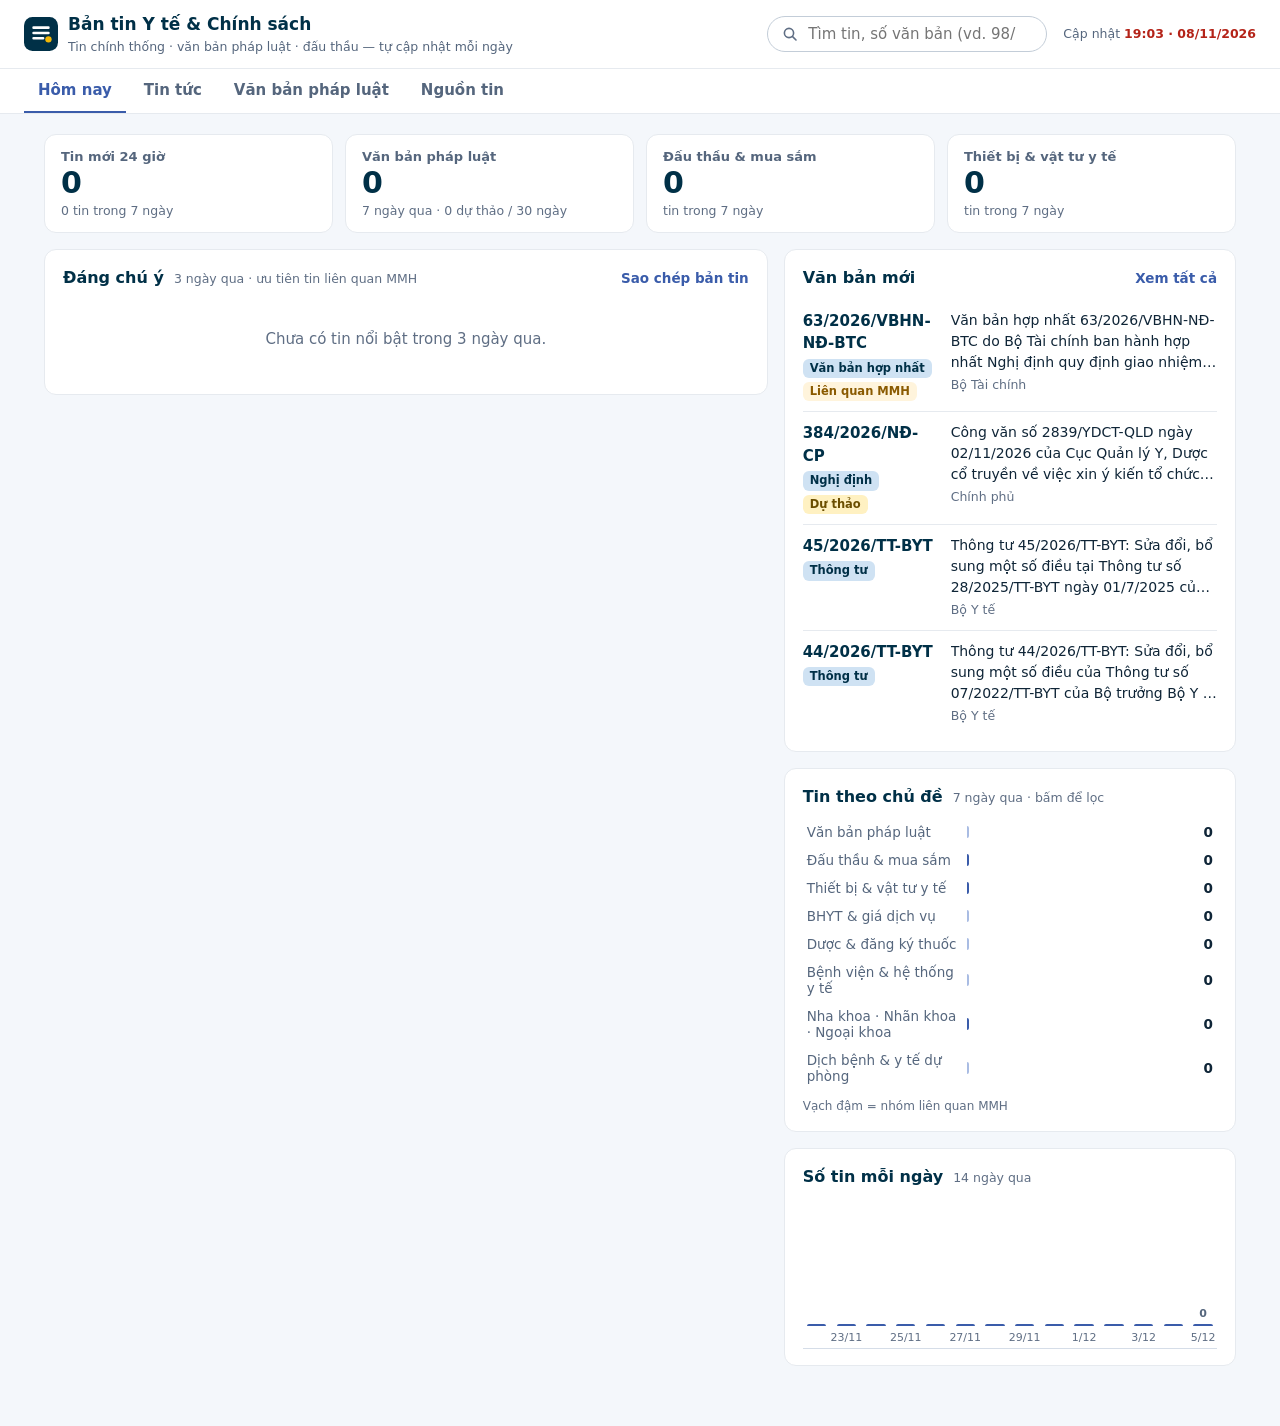
<file: tin-tuc/index.html>
<!DOCTYPE html>
<html lang="vi">
<head>
<meta charset="UTF-8">
<meta name="viewport" content="width=device-width, initial-scale=1.0">
<title>Bản tin Y tế · MMH</title>
<meta name="description" content="Tin y tế, đấu thầu, thiết bị y tế và văn bản pháp luật mới — tự cập nhật mỗi ngày từ báo chính thống và cổng văn bản nhà nước.">
<meta name="theme-color" content="#003047">
<link rel="icon" href="data:image/svg+xml,%3Csvg xmlns='http://www.w3.org/2000/svg' viewBox='0 0 32 32'%3E%3Crect width='32' height='32' rx='8' fill='%23003047'/%3E%3Cpath d='M9 10h14M9 15h14M9 20h9' stroke='%23fff' stroke-width='2.4' stroke-linecap='round'/%3E%3Ccircle cx='23' cy='21' r='3' fill='%23F2B705'/%3E%3C/svg%3E">
<link rel="stylesheet" href="app.css?v=1">
</head>
<body>
<header class="top">
  <a class="brand" href="./" aria-label="Bản tin Y tế — trang đầu">
    <svg class="logo" viewBox="0 0 32 32" aria-hidden="true"><rect width="32" height="32" rx="8" fill="#003047"/><path d="M9 10h14M9 15h14M9 20h9" stroke="#fff" stroke-width="2.4" stroke-linecap="round"/><circle cx="23" cy="21" r="3" fill="#F2B705"/></svg>
    <span class="bt"><b>Bản tin Y tế &amp; Chính sách</b><span>Tin chính thống · văn bản pháp luật · đấu thầu — tự cập nhật mỗi ngày</span></span>
  </a>
  <label class="qs" role="search">
    <svg viewBox="0 0 16 16" aria-hidden="true"><circle cx="7" cy="7" r="4.6" fill="none" stroke="currentColor" stroke-width="1.6"/><path d="M10.6 10.6 14 14" stroke="currentColor" stroke-width="1.6" stroke-linecap="round"/></svg>
    <input id="q" type="search" placeholder="Tìm tin, số văn bản (vd. 98/2021)…" autocomplete="off" spellcheck="false" aria-label="Tìm tin hoặc số văn bản">
  </label>
  <span class="upd" id="upd" title="Lần lấy tin gần nhất"></span>
</header>

<nav class="tabs" id="tabs" aria-label="Mục">
  <button data-tab="home" class="on">Hôm nay</button>
  <button data-tab="news">Tin tức <i id="n-news"></i></button>
  <button data-tab="docs">Văn bản pháp luật <i id="n-docs"></i></button>
  <button data-tab="src">Nguồn tin</button>
</nav>

<main id="main">
  <section id="tab-home" class="tab on" aria-label="Hôm nay">
    <div class="tiles" id="tiles"></div>
    <div class="grid2">
      <div class="col">
        <div class="card">
          <div class="ch"><h2>Đáng chú ý</h2><span class="hint" id="hl-hint"></span><button class="lnk" id="copy-brief" type="button">Sao chép bản tin</button></div>
          <div id="hl"></div>
        </div>
      </div>
      <div class="col">
        <div class="card">
          <div class="ch"><h2>Văn bản mới</h2><button class="lnk" data-go="docs" type="button">Xem tất cả</button></div>
          <div id="dl-mini"></div>
        </div>
        <div class="card">
          <div class="ch"><h2>Tin theo chủ đề</h2><span class="hint">7 ngày qua · bấm để lọc</span></div>
          <div id="ch-topic" class="hbars"></div>
        </div>
        <div class="card">
          <div class="ch"><h2>Số tin mỗi ngày</h2><span class="hint">14 ngày qua</span></div>
          <div id="ch-day" class="cols"></div>
        </div>
      </div>
    </div>
  </section>

  <section id="tab-news" class="tab" aria-label="Tin tức">
    <div class="filters">
      <div class="chips" id="f-topic" role="group" aria-label="Chủ đề"></div>
      <div class="frow">
        <div class="seg" id="f-range" role="group" aria-label="Khoảng thời gian">
          <button data-v="1">24 giờ</button><button data-v="7" class="on">7 ngày</button><button data-v="30">30 ngày</button><button data-v="45">45 ngày</button>
        </div>
        <label class="chk"><input type="checkbox" id="f-mmh"> Chỉ tin liên quan MMH</label>
        <label class="chk"><input type="checkbox" id="f-gov"> Chỉ cơ quan nhà nước</label>
        <select class="sel" id="f-src" aria-label="Nguồn"><option value="">Mọi nguồn</option></select>
        <span class="cnt" id="f-cnt"></span>
      </div>
    </div>
    <div id="feed"></div>
    <button class="more" id="more" type="button" hidden>Xem thêm</button>
  </section>

  <section id="tab-docs" class="tab" aria-label="Văn bản pháp luật">
    <div class="filters">
      <div class="seg" id="d-kind" role="group" aria-label="Loại văn bản"></div>
      <span class="cnt" id="d-cnt"></span>
    </div>
    <p class="note">Văn bản liên quan y tế, đấu thầu, BHYT đọc thẳng từ <b>Hệ thống văn bản Chính phủ</b> và <b>Luật Việt Nam</b>, cộng số hiệu văn bản được các báo chính thống nhắc tới. Bấm số hiệu để xem văn bản gốc / bài báo.</p>
    <div id="docs"></div>
  </section>

  <section id="tab-src" class="tab" aria-label="Nguồn tin">
    <div class="card">
      <div class="ch"><h2>Cách bản tin hoạt động</h2></div>
      <ol class="how">
        <li>Mỗi ngày 2 lần (06:20 và 12:20) máy chủ GitHub tự đọc kênh RSS của các báo chính thống, cổng văn bản Chính phủ và Luật Việt Nam.</li>
        <li>Chỉ giữ tin có nội dung y tế, từ tên miền nằm trong danh sách nguồn chính thống bên dưới. Tin trùng ở nhiều báo được gộp làm một.</li>
        <li>Mỗi tin được gắn chủ đề, số hiệu văn bản và mức độ quan trọng. Tin về đấu thầu, thiết bị y tế, nha khoa / nhãn khoa / ngoại khoa được đánh dấu <b>Liên quan MMH</b>.</li>
        <li id="how-ai">Khi bật tóm tắt bằng Claude, tin quan trọng có thêm 1–2 câu tóm tắt và “ý nghĩa với MMH”.</li>
      </ol>
    </div>
    <div class="card">
      <div class="ch"><h2>Tình trạng nguồn — lần lấy tin gần nhất</h2></div>
      <div id="src-list"></div>
    </div>
  </section>
</main>

<div class="toast" id="toast" role="status" aria-live="polite" hidden></div>
<script src="app.js?v=1"></script>
</body>
</html>
</file>
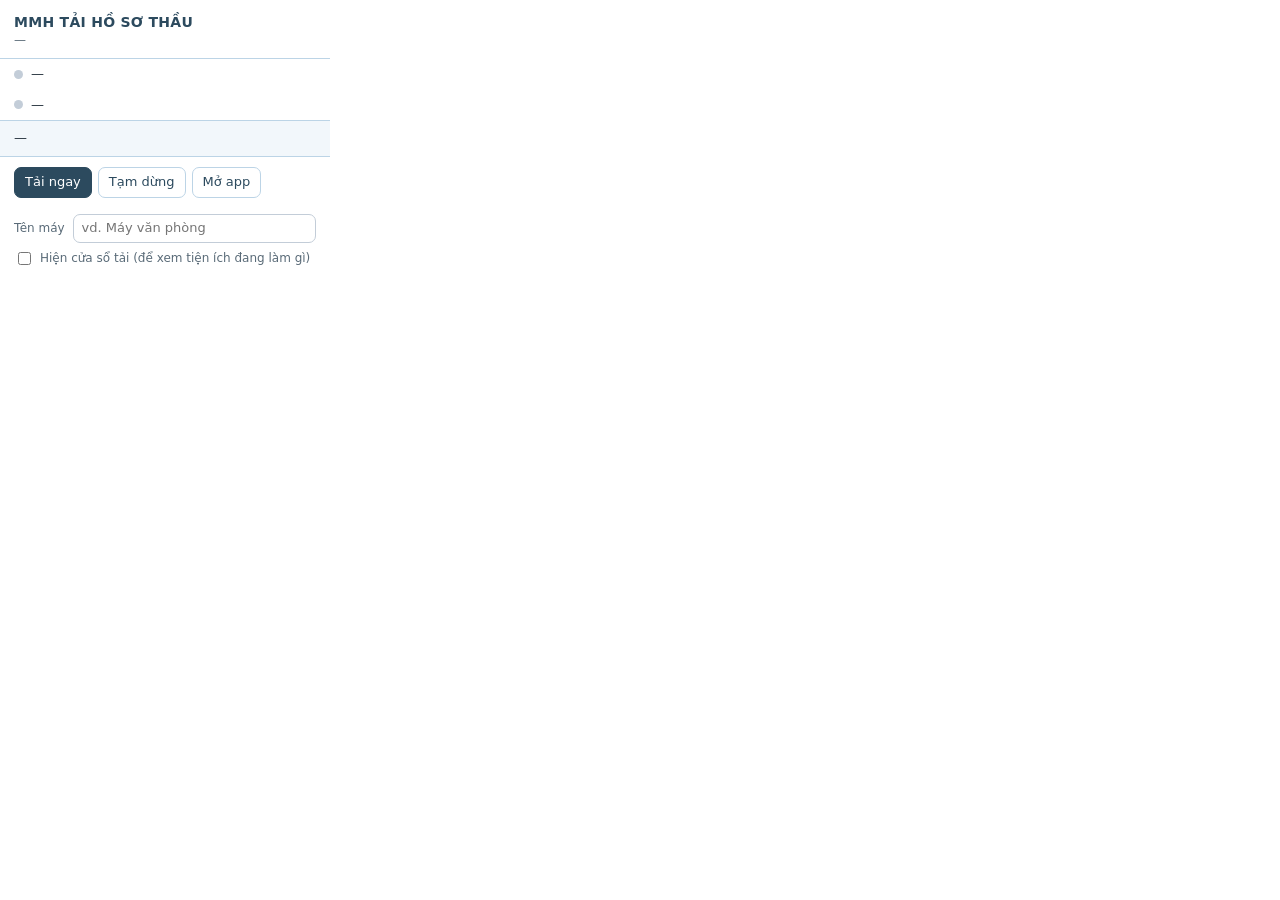
<file: theo-doi/tien-ich/popup.html>
<!doctype html><html lang="vi"><head><meta charset="utf-8"><title>MMH Tải hồ sơ thầu</title>
<style>
:root{--ink:#2C4A5E;--t2:#5A6B78;--line:#BCD4E6;--pale:#F2F7FB;--ok:#1E7B4A;--bad:#B3261E}
body{margin:0;width:330px;font:13px/1.45 Aptos,"Segoe UI",system-ui,sans-serif;color:#1C2A35;background:#fff}
header{padding:12px 14px 8px;border-bottom:1px solid var(--line)}
h1{margin:0;font-size:14px;color:var(--ink);letter-spacing:.02em}
.sub{color:var(--t2);font-size:12px}
.row{display:flex;gap:8px;align-items:center;padding:6px 14px}
.dot{width:9px;height:9px;border-radius:50%;background:#C3CDD8;flex:none}.dot.on{background:var(--ok)}.dot.bad{background:var(--bad)}
.msg{padding:8px 14px;background:var(--pale);border-top:1px solid var(--line);border-bottom:1px solid var(--line)}
.btns{display:flex;gap:6px;padding:10px 14px;flex-wrap:wrap}
button{font:inherit;border:1px solid var(--line);background:#fff;border-radius:7px;padding:5px 10px;cursor:pointer;color:var(--ink)}
button.pri{background:var(--ink);border-color:var(--ink);color:#fff}
ol{margin:0;padding:6px 14px 10px 30px;color:var(--t2);font-size:12px;max-height:150px;overflow:auto;list-style:none}
ol li{padding-left:0;margin-left:-16px}
label{display:flex;gap:6px;align-items:center;padding:0 14px 10px;color:var(--t2);font-size:12px}
a{color:var(--ink)}
</style></head><body>
<header><h1>MMH TẢI HỒ SƠ THẦU</h1><div class="sub" id="who">—</div></header>
<div class="row"><span class="dot" id="d1"></span><span id="s1">—</span></div>
<div class="row"><span class="dot" id="d2"></span><span id="s2">—</span></div>
<div class="msg" id="msg">—</div>
<div class="btns"><button class="pri" id="go">Tải ngay</button><button id="off">Tạm dừng</button><button id="app">Mở app</button></div>
<div class="row"><span style="color:var(--t2);font-size:12px;flex:none">Tên máy</span><input id="dev" maxlength="24" placeholder="vd. Máy văn phòng" style="flex:1;font:inherit;border:1px solid #C3CDD8;border-radius:7px;padding:4px 8px;min-width:0"></div>
<label><input type="checkbox" id="show"> Hiện cửa sổ tải (để xem tiện ích đang làm gì)</label>
<ol id="log"></ol>
<script src="popup.js"></script>
</body></html>
</file>
<file: daily/app.css>
/* MMH Daily — tờ báo (giấy, chữ có chân) + trang nghe (nền tối kiểu ứng dụng nhạc). */
:root{
  --paper:#FBF9F4; --paper2:#F3EFE6; --ink:#121212; --ink2:#3A3A3A; --ink3:#6B6B6B; --rule:#1A1A1A; --hair:#D9D3C7;
  --accent:#0E7C6B; --accent-ink:#0B5E52; --red:#A4282C; --gold:#B8862B;
  --serif:'Source Serif 4',Georgia,'Times New Roman',serif; --display:'Playfair Display',Georgia,serif; --sans:Inter,system-ui,-apple-system,'Segoe UI',sans-serif;
  --dark:#0E1013; --dark2:#16191E; --dark3:#20242B; --dline:#2B3038; --dtext:#F2F3F5; --dtext2:#A9B0BB; --dtext3:#7C8491;
  --show:#0E7C6B;
}
*{box-sizing:border-box}
html,body{margin:0}
body{background:var(--paper);color:var(--ink);font-family:var(--serif);font-size:17px;line-height:1.55;-webkit-font-smoothing:antialiased;padding-bottom:84px}
a{color:inherit}
button{font-family:var(--sans);cursor:pointer;color:inherit}
img{max-width:100%;display:block}
:focus-visible{outline:2px solid var(--accent);outline-offset:2px}

/* ── măng-sét ── */
.mast{max-width:1240px;margin:0 auto;padding:10px 24px 0;text-align:center}
.mast-top{display:flex;justify-content:space-between;align-items:center;font:500 12.5px var(--sans);color:var(--ink2);letter-spacing:.2px;border-bottom:1px solid var(--hair);padding-bottom:8px}
.mast-top>span{flex:1}
.mast-top>span:first-child{text-align:left}
.mast-r{text-align:right}
.mast-mid{font-weight:600;text-transform:uppercase;letter-spacing:1.2px;font-size:11.5px}
.lang{border:1px solid var(--hair);background:none;border-radius:999px;padding:3px 10px;font:600 11.5px var(--sans);letter-spacing:.6px}
.lang b{color:var(--accent)}
.logo{display:block;font-family:var(--display);font-weight:900;font-size:clamp(46px,8vw,88px);line-height:1;letter-spacing:-1px;text-decoration:none;margin:14px 0 4px}
.tagline{font:italic 400 15px var(--serif);color:var(--ink2);margin-bottom:12px}
.nav{display:flex;justify-content:center;gap:2px 22px;flex-wrap:wrap;border-top:3px double var(--rule);border-bottom:1px solid var(--rule);padding:9px 0;font:600 13px var(--sans);letter-spacing:.4px;text-transform:uppercase}
.nav a{text-decoration:none;color:var(--ink2);padding:2px 0;border-bottom:2px solid transparent}
.nav a:hover{color:var(--ink)}
.nav a.on{color:var(--ink);border-bottom-color:var(--ink)}
.nav-listen{color:var(--accent)!important}
.nav-listen::before{content:"";display:inline-block;width:0;height:0;border-left:7px solid currentColor;border-top:4.5px solid transparent;border-bottom:4.5px solid transparent;margin-right:6px;vertical-align:1px}

main{max-width:1240px;margin:0 auto;padding:22px 24px 40px;outline:none}

/* ── chữ báo ── */
.kick{font:700 11.5px var(--sans);letter-spacing:1.3px;text-transform:uppercase;color:var(--accent-ink);margin-bottom:6px;display:flex;gap:8px;align-items:center;flex-wrap:wrap}
.kick .tg{color:var(--ink3);font-weight:600}
.kick .red{color:var(--red)}
.hl{font-family:var(--display);font-weight:700;line-height:1.12;margin:0 0 8px;letter-spacing:-.2px}
.hl a{text-decoration:none}
.hl a:hover{text-decoration:underline;text-decoration-thickness:1px;text-underline-offset:3px}
.hl.xl{font-size:clamp(30px,4.2vw,46px);font-weight:800}
.hl.l{font-size:26px}
.hl.m{font-size:21px}
.hl.s{font-size:17.5px;font-weight:700;font-family:var(--serif)}
.dek{font-size:19px;color:var(--ink2);margin:0 0 10px;line-height:1.45}
.sum{margin:0 0 8px;color:var(--ink)}
.sum.en{font-style:italic;color:var(--ink2);font-size:15.5px}
.why{font:500 14px var(--sans);color:#3F3A2E;background:#F1EBDD;border-left:3px solid var(--gold);padding:7px 11px;margin:8px 0}
.why b{font-weight:700}
.by{font:500 12.5px var(--sans);color:var(--ink3);margin-top:4px;display:flex;gap:6px;flex-wrap:wrap}
.by b{color:var(--ink2);font-weight:600}
.badge{font:700 10px var(--sans);letter-spacing:.8px;text-transform:uppercase;border:1px solid currentColor;border-radius:3px;padding:1px 5px;color:var(--ink3)}
.badge.en{color:#2F5E9E}
.sec-h{display:flex;align-items:baseline;gap:12px;border-top:2px solid var(--rule);padding-top:8px;margin:34px 0 14px}
.sec-h h2{font:800 22px var(--display);margin:0;letter-spacing:-.2px}
.sec-h a{font:600 12.5px var(--sans);color:var(--ink3);margin-left:auto;text-decoration:none}
.sec-h a:hover{color:var(--ink)}
.sec-h .sub{font:italic 15px var(--serif);color:var(--ink3)}

/* ── trang nhất ── */
.front{display:grid;grid-template-columns:minmax(0,2.15fr) minmax(0,1fr);gap:0 32px}
.front>.lead{padding-right:32px;border-right:1px solid var(--hair)}
.lead .ph{aspect-ratio:16/9;object-fit:cover;width:100%;margin-bottom:12px;background:var(--paper2)}
.lead .cap{font:12px var(--sans);color:var(--ink3);margin:-6px 0 12px}
.lead-sub{display:grid;grid-template-columns:1fr 1fr;gap:0 28px;margin-top:18px;border-top:1px solid var(--hair);padding-top:16px}
.lead-sub article+article{border-left:1px solid var(--hair);padding-left:28px}
.side{display:flex;flex-direction:column;gap:20px}
.note{border-top:1px solid var(--rule);padding-top:10px}
.note h3{font:700 12px var(--sans);letter-spacing:1.3px;text-transform:uppercase;margin:0 0 6px}
.note p{margin:0 0 8px;font-size:16px}
.note .en{font-style:italic;color:var(--ink2);font-size:15px}

/* thẻ nghe trên trang báo */
.lcard{background:var(--dark);color:var(--dtext);border-radius:10px;padding:14px;display:grid;grid-template-columns:96px 1fr;gap:14px;align-items:center;text-decoration:none}
.lcard .cv{width:96px;height:96px;border-radius:6px;overflow:hidden}
.lcard .k{font:700 10.5px var(--sans);letter-spacing:1.2px;text-transform:uppercase;color:var(--dtext3)}
.lcard b{display:block;font:700 17px var(--display);margin:2px 0 4px;line-height:1.2}
.lcard span{font:500 12.5px var(--sans);color:var(--dtext2)}
.lcard .row{display:flex;align-items:center;gap:10px;margin-top:8px}
.pbtn{width:44px;height:44px;border-radius:50%;border:0;background:var(--show);color:#fff;display:grid;place-items:center;flex:none;box-shadow:0 2px 0 rgba(0,0,0,.25)}
.pbtn svg{width:18px;height:18px}
.pbtn:hover{filter:brightness(1.1)}

/* lưới cột chuyên mục */
.cols3{display:grid;grid-template-columns:repeat(3,minmax(0,1fr));gap:0}
.cols3>div{padding:0 24px;border-left:1px solid var(--hair)}
.cols3>div:first-child{padding-left:0;border-left:0}
.cols3>div:last-child{padding-right:0}
.col-h{font:800 13px var(--sans);letter-spacing:1.3px;text-transform:uppercase;border-bottom:1px solid var(--rule);padding-bottom:6px;margin-bottom:10px}
.story{padding:0 0 14px;margin:0 0 14px;border-bottom:1px solid var(--hair)}
.story:last-child{border-bottom:0;margin-bottom:0}
.story .thumb{float:right;width:96px;height:72px;object-fit:cover;margin:4px 0 6px 12px;background:var(--paper2)}

/* bàn tin y tế */
.desk{background:#EEF4F1;border-top:4px solid var(--accent);padding:18px 22px 6px;margin-top:6px}
.desk .sec-h{border:0;margin:0 0 10px;padding:0}
.desk .sec-h h2{color:var(--accent-ink)}
.desk-an{display:grid;grid-template-columns:1.3fr 1fr;gap:26px;margin-bottom:16px}
.desk-an p{margin:0 0 10px}
.desk-an .en{font-style:italic;color:var(--ink2);font-size:15.5px}
.desk-g{display:grid;grid-template-columns:repeat(5,minmax(0,1fr));gap:0 18px;border-top:1px solid #C7DAD3;padding-top:12px}
.desk-g h4{font:800 11.5px var(--sans);letter-spacing:1.1px;text-transform:uppercase;color:var(--accent-ink);margin:0 0 8px}
.desk-g ul{list-style:none;margin:0 0 14px;padding:0}
.desk-g li{font-size:14.5px;line-height:1.38;padding:0 0 8px;margin:0 0 8px;border-bottom:1px solid #D6E4DE}
.desk-g li:last-child{border:0}
.desk-g li a{text-decoration:none}
.desk-g li a:hover{text-decoration:underline}
.desk-g li small{display:block;font:500 11.5px var(--sans);color:var(--ink3);margin-top:2px}
.desk-g .none{font:italic 14px var(--serif);color:var(--ink3)}

.docs-box{border:1px solid var(--rule);padding:12px 16px}
.docs-box h3{font:800 12px var(--sans);letter-spacing:1.2px;text-transform:uppercase;margin:0 0 8px}
.doc{display:grid;grid-template-columns:auto 1fr;gap:2px 10px;padding:8px 0;border-top:1px solid var(--hair);font-size:14.5px}
.doc:first-of-type{border-top:0}
.doc .no{font:700 12.5px var(--sans);color:var(--red);white-space:nowrap}
.doc a{text-decoration:none}
.doc a:hover{text-decoration:underline}

.vocab{border:1px solid var(--hair);background:#fff;padding:12px 16px}
.vocab h3{font:800 12px var(--sans);letter-spacing:1.2px;text-transform:uppercase;margin:0 0 6px}
.vocab dl{margin:0;display:grid;grid-template-columns:minmax(0,max-content) 1fr;gap:4px 12px;font-size:15px}
.vocab dt{font-weight:600}
.vocab dd{margin:0;color:var(--ink2)}
.vocab .ex{grid-column:1/-1;font:italic 13.5px var(--serif);color:var(--ink3);margin:-2px 0 4px}

/* trang chuyên mục */
.secpage{display:grid;grid-template-columns:minmax(0,1fr) 300px;gap:0 32px}
.secpage .main{border-right:1px solid var(--hair);padding-right:32px}
.sp-item{display:grid;grid-template-columns:minmax(0,1fr) 200px;gap:0 20px;padding:18px 0;border-bottom:1px solid var(--hair)}
.sp-item:first-child{padding-top:0}
.sp-item .ph{width:200px;height:134px;object-fit:cover;background:var(--paper2)}
.sp-item.noimg{grid-template-columns:1fr}
.filters{display:flex;gap:8px;flex-wrap:wrap;margin:-4px 0 16px}
.chip{border:1px solid var(--hair);background:#fff;border-radius:999px;padding:5px 12px;font:600 12.5px var(--sans);color:var(--ink2)}
.chip.on{border-color:var(--ink);background:var(--ink);color:#fff}

.archive{columns:3 260px;column-gap:28px}
.arc{break-inside:avoid;border-top:1px solid var(--hair);padding:10px 0;display:grid;grid-template-columns:54px 1fr;gap:10px;text-decoration:none}
.arc .cv{width:54px;height:54px;border-radius:4px;overflow:hidden}
.arc b{display:block;font:700 15px var(--display)}
.arc span{font:500 12.5px var(--sans);color:var(--ink3)}

.foot{max-width:1240px;margin:0 auto;padding:16px 24px 32px;border-top:1px solid var(--rule);font:500 12.5px var(--sans);color:var(--ink3);display:flex;gap:6px 18px;flex-wrap:wrap}
.foot b{color:var(--ink2)}
.empty{padding:40px 0;text-align:center;font-style:italic;color:var(--ink3)}
.skel{height:14px;background:linear-gradient(90deg,#ECE7DC,#F6F2EA,#ECE7DC);background-size:200% 100%;animation:sk 1.2s infinite;margin:10px 0;border-radius:2px}
@keyframes sk{to{background-position:-200% 0}}

/* ── trang NGHE (nền tối) ── */
body.dark{background:var(--dark);color:var(--dtext)}
body.dark .mast{color:var(--dtext)}
body.dark .mast-top{color:var(--dtext2);border-color:var(--dline)}
body.dark .tagline{color:var(--dtext3)}
body.dark .nav{border-color:var(--dline);border-top-color:var(--dline)}
body.dark .nav a{color:var(--dtext3)}
body.dark .nav a.on,body.dark .nav a:hover{color:var(--dtext);border-bottom-color:var(--dtext)}
body.dark .lang{border-color:var(--dline)}
body.dark .foot{border-color:var(--dline);color:var(--dtext3)}
body.dark .foot b{color:var(--dtext2)}
.ls{font-family:var(--sans)}
.ls-hero{display:grid;grid-template-columns:240px minmax(0,1fr);gap:28px;align-items:end;padding:28px;border-radius:14px;background:linear-gradient(180deg,color-mix(in srgb,var(--show) 55%,#000) 0%,var(--dark2) 100%)}
.ls-hero .cv{width:240px;height:240px;border-radius:8px;overflow:hidden;box-shadow:0 12px 40px rgba(0,0,0,.45)}
.ls-k{font:700 11.5px var(--sans);letter-spacing:1.3px;text-transform:uppercase;color:rgba(255,255,255,.75)}
.ls-t{font:800 clamp(28px,4vw,46px) var(--display);line-height:1.08;margin:6px 0 10px;color:#fff}
.ls-d{color:rgba(255,255,255,.82);font-size:15px;margin:0 0 10px;max-width:640px}
.ls-meta{font-size:13px;color:rgba(255,255,255,.72);display:flex;gap:6px 14px;flex-wrap:wrap}
.ls-ctl{display:flex;align-items:center;gap:14px;margin:22px 0 6px;flex-wrap:wrap}
.bigplay{width:60px;height:60px;border-radius:50%;border:0;background:var(--show);color:#fff;display:grid;place-items:center;box-shadow:0 6px 18px rgba(0,0,0,.35);transition:transform .12s}
.bigplay:hover{transform:scale(1.05)}
.bigplay svg{width:24px;height:24px}
.ibtn{width:40px;height:40px;border-radius:50%;border:1px solid var(--dline);background:var(--dark2);color:var(--dtext2);display:grid;place-items:center}
.ibtn:hover{color:var(--dtext);border-color:var(--dtext3)}
.ibtn svg{width:20px;height:20px}
.spd{border:1px solid var(--dline);background:var(--dark2);color:var(--dtext2);border-radius:999px;padding:8px 12px;font:700 12.5px var(--sans)}
.dl{color:var(--dtext2);font:600 12.5px var(--sans);text-decoration:none;border:1px solid var(--dline);border-radius:999px;padding:8px 14px}
.dl:hover{color:var(--dtext)}
.seek{display:grid;grid-template-columns:48px 1fr 48px;align-items:center;gap:10px;font:500 12px var(--sans);color:var(--dtext3);margin-bottom:8px}
.seek .tr{height:5px;border-radius:3px;background:var(--dark3);position:relative;cursor:pointer}
.seek .tr i{position:absolute;inset:0 auto 0 0;border-radius:3px;background:var(--dtext)}
.seek .tr:hover i{background:var(--show)}
.seek span:last-child{text-align:right}
.ls-grid{display:grid;grid-template-columns:minmax(0,1.5fr) minmax(0,1fr);gap:28px;margin-top:26px}
.ls-box{background:var(--dark2);border-radius:12px;padding:18px 20px}
.ls-box h3{font:700 17px var(--sans);margin:0 0 12px;color:var(--dtext)}
.ls-box h3 small{font-weight:500;font-size:12.5px;color:var(--dtext3);margin-left:8px}
.tx{max-height:520px;overflow:auto;scroll-behavior:smooth;padding-right:6px}
.tx p{margin:0 0 14px;font:500 17px/1.55 var(--sans);color:var(--dtext3);cursor:pointer;transition:color .2s}
.tx p .en,.tx p .vi{display:block}
.tx p .vi{font:400 15px/1.5 var(--serif);color:var(--dtext3);margin-top:3px;font-style:italic}
.tx p.now .vi{color:#C9E7DF}
.tx.sub-en .vi,.tx.sub-vi .en{display:none}
.tx.sub-vi .vi{font:500 17px/1.55 var(--sans);font-style:normal;margin:0}
.subsel{display:inline-flex;border:1px solid var(--dline);border-radius:999px;overflow:hidden;margin:-4px 0 12px}
.subsel button{border:0;background:none;color:var(--dtext3);padding:5px 12px;font:600 12.5px var(--sans)}
.subsel button+button{border-left:1px solid var(--dline)}
.subsel button.on{background:var(--dark3);color:var(--dtext)}
.nowsub{min-height:0;margin:6px 0 14px;text-align:center;display:none}
.nowsub.on{display:block}
.nowsub .en{display:block;font:600 19px/1.45 var(--sans);color:#fff}
.nowsub .vi{display:block;font:italic 400 16px/1.45 var(--serif);color:#C9E7DF;margin-top:4px}
.nowsub.sub-en .vi,.nowsub.sub-vi .en{display:none}
.nowsub.sub-vi .vi{font:600 18px/1.45 var(--sans);font-style:normal;color:#fff}
.tx p b{display:block;font:700 11px var(--sans);letter-spacing:1px;text-transform:uppercase;color:var(--dtext3);margin-bottom:2px}
.tx p:hover{color:var(--dtext2)}
.tx p.now{color:#fff}
.tx p.now b{color:var(--show)}
.tx p.past{color:var(--dtext2)}
.eps{display:flex;flex-direction:column}
.ep{display:grid;grid-template-columns:48px 1fr auto;gap:12px;align-items:center;padding:8px;border-radius:8px;text-decoration:none;color:var(--dtext)}
.ep:hover{background:var(--dark3)}
.ep .cv{width:48px;height:48px;border-radius:4px;overflow:hidden}
.ep b{display:block;font:600 14.5px var(--sans)}
.ep span{font-size:12.5px;color:var(--dtext3)}
.ep em{font-style:normal;font-size:12.5px;color:var(--dtext3)}
.ep.on b{color:var(--show)}
.shows{display:grid;grid-template-columns:repeat(auto-fill,minmax(150px,1fr));gap:14px;margin-top:28px}
.show{background:var(--dark2);border-radius:10px;padding:12px;transition:background .15s}
.show:hover{background:var(--dark3)}
.show .cv{aspect-ratio:1;border-radius:6px;overflow:hidden;margin-bottom:10px}
.show b{display:block;font:700 14.5px var(--sans)}
.show span{font-size:12.5px;color:var(--dtext3);display:-webkit-box;-webkit-line-clamp:2;-webkit-box-orient:vertical;overflow:hidden}
.show.today{outline:2px solid var(--show)}
.ls-sh{font:800 22px var(--sans);margin:34px 0 0;color:var(--dtext)}
.vocab.dk{background:var(--dark2);border:0;border-radius:12px;color:var(--dtext)}
.vocab.dk dd{color:var(--dtext2)}
.vocab.dk .ex{color:var(--dtext3)}

/* ── thanh phát nhỏ ── */
.mini{position:fixed;left:12px;right:12px;bottom:max(12px,env(safe-area-inset-bottom));z-index:40;max-width:860px;margin:0 auto;background:#1C2026;color:#fff;border-radius:12px;display:grid;grid-template-columns:44px minmax(0,1fr) auto auto auto;gap:10px;align-items:center;padding:8px 10px 11px;box-shadow:0 10px 30px rgba(0,0,0,.35)}
.mini[hidden]{display:none}
.mini-cover{width:44px;height:44px;border-radius:5px;overflow:hidden;border:0;padding:0;background:#333}
.mini-meta{min-width:0;font-family:var(--sans)}
.mini-meta b{display:block;font-size:13.5px;font-weight:600;white-space:nowrap;overflow:hidden;text-overflow:ellipsis}
.mini-meta span{display:block;font-size:12px;color:#A9B0BB;white-space:nowrap;overflow:hidden;text-overflow:ellipsis}
.mini-btn{width:36px;height:36px;border:0;background:none;color:#D5D9DF;display:grid;place-items:center;border-radius:50%}
.mini-btn:hover{background:rgba(255,255,255,.08)}
.mini-btn svg{width:22px;height:22px}
.mini-play{width:40px;height:40px;border-radius:50%;border:0;background:#fff;color:#111;display:grid;place-items:center}
.mini-play svg{width:16px;height:16px}
.mini-bar{position:absolute;left:12px;right:12px;bottom:4px;height:3px;border-radius:2px;background:rgba(255,255,255,.15);cursor:pointer}
.mini-bar i{position:absolute;inset:0 auto 0 0;background:#fff;border-radius:2px}
.toast{position:fixed;left:50%;bottom:96px;transform:translateX(-50%);background:#111;color:#fff;padding:9px 16px;border-radius:999px;font:500 14px var(--sans);z-index:50}

/* thẻ nghe đầu trang (chỉ điện thoại / màn hẹp) */
.mlisten{display:none;margin-bottom:18px}

/* ── điện thoại ── */
@media (max-width:980px){
  .front,.secpage,.ls-grid,.desk-an{grid-template-columns:1fr}
  .front>.lead,.secpage .main{border-right:0;padding-right:0}
  .mlisten{display:block}
  .front .side>.lcard{display:none}
  .side{margin-top:24px}
  .cols3{grid-template-columns:1fr}
  .cols3>div{padding:0;border-left:0}
  .desk-g{grid-template-columns:1fr 1fr}
}
@media (max-width:640px){
  body{font-size:16.5px}
  .mast{padding:8px 16px 0}
  .mast-top{font-size:11.5px}
  .mast-mid{display:none}
  .logo{margin-top:10px}
  .tagline{font-size:13.5px;margin-bottom:8px}
  .nav{gap:2px 14px;font-size:12px;justify-content:flex-start;overflow-x:auto;flex-wrap:nowrap;scrollbar-width:none;padding:8px 2px}
  .nav a{white-space:nowrap}
  main{padding:16px 16px 32px}
  .lead-sub{grid-template-columns:1fr}
  .lead-sub article+article{border-left:0;padding-left:0;border-top:1px solid var(--hair);padding-top:14px}
  .desk{padding:14px 14px 4px;margin-left:-16px;margin-right:-16px}
  .desk-g{grid-template-columns:1fr}
  .sp-item{grid-template-columns:1fr 96px;gap:0 12px}
  .sp-item .ph{width:96px;height:72px}
  .ls-hero{grid-template-columns:1fr;padding:20px;gap:16px;justify-items:center;text-align:center}
  .ls-hero .cv{width:min(66vw,260px);height:min(66vw,260px)}
  .ls-ctl,.ls-meta{justify-content:center}
  .tx{max-height:none}
  .tx p{font-size:16px}
  .mini{left:8px;right:8px;grid-template-columns:40px minmax(0,1fr) auto auto;gap:8px}
  .mini-cover{width:40px;height:40px}
  #mini-back{display:none}
  .foot{padding:16px}
}

/* ── bản tin nội bộ ── */
.nav-in{color:var(--gold)!important}
.in-login{max-width:440px;margin:30px auto;border:1px solid var(--rule);padding:24px;background:#fff}
.in-login h2{font:800 26px var(--display);margin:0 0 8px}
.in-login p{color:var(--ink2);font-size:15.5px}
.in-login form{display:flex;flex-direction:column;gap:10px;margin-top:14px}
.in-login label{font:600 13px var(--sans);color:var(--ink2)}
.in-login input{font:500 17px var(--sans);padding:10px 12px;border:1px solid #B9B2A4;border-radius:6px;background:#fff}
.in-login input:focus{outline:2px solid var(--accent);border-color:var(--accent)}
#in-code{letter-spacing:8px;text-align:center;font-weight:700}
.in-btn{background:var(--ink);color:#fff;border:0;border-radius:6px;padding:10px 16px;font:600 14.5px var(--sans)}
.in-btn:disabled{opacity:.5}
.in-lnk{background:none;border:0;color:var(--accent-ink);font:600 13.5px var(--sans);padding:4px 0;text-decoration:underline}
.in-err{color:var(--red)!important;font:500 14px var(--sans)!important}
.in-head{display:flex;gap:16px;align-items:flex-end;justify-content:space-between;border-bottom:1px solid var(--rule);padding-bottom:12px;margin-bottom:16px}
.in-wk{border:1px solid var(--hair);background:#fff;border-radius:999px;padding:7px 12px;font:600 13px var(--sans)}
.in-tiles{display:grid;grid-template-columns:repeat(5,1fr);gap:0;border:1px solid var(--rule);margin-bottom:18px}
.in-tile{padding:12px 14px;border-left:1px solid var(--hair);display:flex;flex-direction:column}
.in-tile:first-child{border-left:0}
.in-tile span{font:700 11px var(--sans);letter-spacing:1px;text-transform:uppercase;color:var(--ink3)}
.in-tile b{font:800 34px var(--display);line-height:1.1}
.in-tile em{font:500 12.5px var(--sans);color:var(--ink3);font-style:normal}
.in-player{background:var(--dark);color:var(--dtext);border-radius:12px;padding:16px 18px;margin-bottom:22px}
.in-ph{display:flex;gap:14px;align-items:center}
.in-ph .cv{width:72px;height:72px;border-radius:6px;overflow:hidden;flex:none}
.in-ph b{display:block;font:700 18px var(--display);margin:2px 0}
.in-ph span{font:500 13px var(--sans);color:var(--dtext2)}
.in-player .ls-ctl{margin:14px 0 6px}
.in-tx summary{cursor:pointer;font:600 13.5px var(--sans);color:var(--dtext2);margin:6px 0 10px}
.in-tx .tx{max-height:360px}
.in-grid{display:grid;grid-template-columns:repeat(2,minmax(0,1fr));gap:18px}
.in-card{border-top:2px solid var(--rule);padding-top:8px}
.in-card h3{font:800 20px var(--display);margin:0 0 10px}
.in-ai p{margin:0 0 10px;font-size:16px}
.in-list{list-style:none;margin:0;padding:0}
.in-list li{padding:8px 0;border-bottom:1px solid var(--hair);font-size:15px}
.in-list li small,.in-dep span{display:block;font:500 12.5px var(--sans);color:var(--ink3);margin-top:2px}
.in-tb{width:100%;border-collapse:collapse;font:500 14px var(--sans);margin-bottom:10px}
.in-tb th{text-align:left;font-weight:700;font-size:11.5px;text-transform:uppercase;letter-spacing:.6px;color:var(--ink3);border-bottom:1px solid var(--rule);padding:6px 4px}
.in-tb td{border-bottom:1px solid var(--hair);padding:7px 4px;font-variant-numeric:tabular-nums}
.in-tb td+td,.in-tb th+th{text-align:right}
blockquote{margin:10px 0;padding:8px 12px;border-left:3px solid var(--gold);background:#F6F1E6;font-size:14.5px}
blockquote b{display:block;font:600 13px var(--sans)}
blockquote span{display:block;margin-top:3px}
blockquote small{display:block;font:500 12.5px var(--sans);color:var(--ink3);margin-top:3px}
.in-dep{padding:8px 0;border-bottom:1px solid var(--hair)}
.in-dep p{margin:6px 0 0;font-size:14.5px}
.none{font-style:italic;color:var(--ink3)}
.in-admin{margin-top:24px;border:1px dashed var(--gold);padding:10px 14px;background:#FFFBF2;font:500 14px var(--sans)}
.in-admin summary{cursor:pointer;font-weight:700}
.in-key{display:flex;gap:8px;align-items:center;flex-wrap:wrap}
.in-key code{background:#fff;border:1px solid var(--hair);padding:6px 8px;word-break:break-all;font-size:12.5px}
.in-small{font-size:12.5px;color:var(--ink3)}
.in-foot{font:500 12.5px var(--sans);color:var(--ink3);margin-top:20px}
@media (max-width:980px){ .in-grid{grid-template-columns:1fr} .in-tiles{grid-template-columns:repeat(3,1fr)} .in-tile:nth-child(4){border-left:0} .in-tile{border-top:1px solid var(--hair)} }
@media (max-width:640px){ .in-tiles{grid-template-columns:1fr 1fr} .in-tile{border-left:0!important} .in-tile b{font-size:28px} .in-head{flex-direction:column;align-items:stretch} }

/* ── Tổng hợp ngay ── */
.upd-btn{border:1px solid var(--ink);background:var(--ink);color:#fff;border-radius:999px;padding:3px 11px;font:600 11.5px var(--sans);letter-spacing:.3px}
.upd-btn:hover{background:var(--accent);border-color:var(--accent)}
body.dark .upd-btn{background:#fff;color:#111;border-color:#fff}
.dlg{position:fixed;inset:0;z-index:60;background:rgba(10,12,14,.55);display:flex;align-items:center;justify-content:center;padding:16px}
.dlg[hidden]{display:none}
.dlg-box{background:var(--paper);color:var(--ink);max-width:460px;width:100%;border-radius:12px;padding:20px 20px 14px;box-shadow:0 20px 60px rgba(0,0,0,.35)}
.dlg-box h2{font:800 24px var(--display);margin:0 0 4px}
.dlg-sub{margin:0 0 14px;color:var(--ink2);font-size:15px}
.dlg-opt{border-top:1px solid var(--hair);padding:12px 0}
.dlg-opt b{display:block;font:700 15px var(--sans)}
.dlg-opt span{display:block;font:400 13.5px/1.45 var(--sans);color:var(--ink2);margin:2px 0 10px}
.dlg-row{display:flex;gap:8px;flex-wrap:wrap}
.dlg-a{display:inline-block;background:var(--ink);color:#fff;text-decoration:none;border-radius:6px;padding:9px 14px;font:600 14px var(--sans)}
.dlg-a:hover{background:var(--accent)}
.dlg-wait{font:500 13.5px var(--sans);color:var(--accent-ink);background:#EEF4F1;border-radius:6px;padding:8px 10px}
.dlg-ft{display:flex;justify-content:flex-end;border-top:1px solid var(--hair);padding-top:10px}
.dlg-x{background:none;border:1px solid var(--hair);border-radius:6px;padding:7px 14px;font:600 13.5px var(--sans)}
.demo-note{font:600 13px var(--sans);background:#FFF4DC;color:#6B4E00;border:1px solid #F0D9A0;border-radius:6px;padding:8px 12px;margin:0 0 14px}
@media (max-width:640px){ .upd-btn{padding:3px 9px;font-size:11px} .mast-r{white-space:nowrap} }
/* cài ứng dụng */
.inst-btn{display:inline-flex;align-items:center;gap:6px;font:600 12.5px var(--sans);color:var(--accent-ink);background:transparent;border:1px solid var(--accent);border-radius:999px;padding:5px 12px 5px 9px;cursor:pointer}
.inst-btn svg{width:15px;height:15px}
.inst-btn:hover{background:var(--accent);color:var(--paper)}
.inst-top{display:flex;gap:14px;align-items:center;margin-bottom:6px}
.inst-top img{border-radius:14px;box-shadow:0 1px 0 var(--hair)}
.inst-top h2{margin:0 0 2px}
.inst-steps{margin:10px 0 4px;padding-left:22px;font:15px/1.55 var(--sans);color:var(--ink)}
.inst-steps li{padding:6px 0;border-bottom:1px solid var(--hair)}
.inst-steps li:last-child{border:0}
.inst-steps .ii{width:18px;height:18px;vertical-align:-3px;color:#1A73E8}
html.is-app .mast{padding-top:max(8px,env(safe-area-inset-top))}
@media (max-width:560px){.inst-btn{padding:5px 9px}.inst-btn{font-size:0;gap:0}.inst-btn svg{width:17px;height:17px}}
</file>
<file: map/app.css>
/* Tender Map — giao diện (tách từ index.html 04/11/2026). Token màu, bố cục, điện thoại ≤ 820px, in / xuất. */
@font-face{font-family:Aptos;src:local(Aptos),local(Aptos-Regular);font-weight:100 500}
@font-face{font-family:Aptos;src:local('Aptos Semibold'),local(Aptos-SemiBold);font-weight:600}
@font-face{font-family:Aptos;src:local('Aptos Bold'),local(Aptos-Bold);font-weight:700 900}
:root{
  --ff:Aptos,'Segoe UI',system-ui,-apple-system,sans-serif;
  --navy:#003047; --blue:#3A5CAA; --sky:#5188CC; --lb:#CFE2F3; --pale:#F0F7FF;
  --bg:#F4F7FB; --sf:#fff; --sf2:#F7F9FC; --line:#E6EAEF; --line2:#D5DDE8;
  --t1:#0F2537; --t2:#55667D; --t3:#5F6E84;      /* --t3 ≥ 4,5:1 trên nền trắng / xanh nhạt */
  --hv:#3A5CAA; --ic:#0E8C7E;           /* Hùng Vĩ · iCare */
  --ok:#2E7D32; --warn:#C77700; --bad:#B42318; --mute:#98A2B3;
  --sea1:#EAF2FB; --sea2:#DCE8F5; --land:#E9EEF4; --landline:#FFFFFF;
  --r:12px;
}
*{box-sizing:border-box}
html,body{margin:0;height:100%}
body{font-family:var(--ff);background:var(--bg);color:var(--t1);font-size:14px;-webkit-font-smoothing:antialiased}
button{font-family:inherit;font-size:inherit;color:inherit}
a{color:var(--blue)}

/* ── thanh trên ── */
.top{display:flex;align-items:center;gap:10px 12px;padding:10px 20px;background:var(--sf);border-bottom:1px solid var(--line);flex-wrap:wrap;position:relative;z-index:30}
.brand{display:flex;align-items:center;gap:9px;min-width:0;flex:none}
.brand .logo{width:32px;height:32px;border-radius:8px;flex:none}
.brand .bt{display:flex;flex-direction:column;min-width:0}
.brand b{font-size:17px;color:var(--navy);letter-spacing:.1px;white-space:nowrap}
.brand span{font-size:12px;color:var(--t2);white-space:nowrap}
@media (max-width:1500px){ .brand .bt span{display:none} }
.hctl{display:flex;gap:8px;flex-wrap:wrap;align-items:center}
.tools{display:flex;gap:8px;align-items:center;margin-left:auto}
.ibtn{width:32px;height:32px;border-radius:50%;border:1px solid var(--line2);background:var(--sf);cursor:pointer;color:var(--t2);display:inline-grid;place-items:center;padding:0;flex:none}
.ibtn:hover{border-color:var(--sky);color:var(--blue)}
.ibtn svg{width:16px;height:16px}
.fbtn{display:inline-flex;align-items:center;gap:6px}
.fbtn svg{width:15px;height:15px}
.fbtn .n{min-width:18px;height:18px;border-radius:9px;background:var(--blue);color:#fff;font-size:11px;font-weight:700;display:inline-grid;place-items:center;padding:0 5px}
.fbtn.on{border-color:var(--blue);color:var(--blue);background:var(--pale)}
body.fu .fsec.wo,body.act .fsec.wo{display:none}
.fchips{flex-basis:100%;display:flex;gap:6px;flex-wrap:wrap;align-items:center;margin-top:-2px}
.fchips[hidden]{display:none}
.fc{display:inline-flex;align-items:center;gap:4px;border:1px solid var(--lb);background:var(--pale);color:var(--navy);border-radius:999px;padding:3px 4px 3px 10px;font-size:12.5px;white-space:nowrap}
.fc b{font-weight:600}
.fc button{border:0;background:none;cursor:pointer;color:var(--t2);width:20px;height:20px;border-radius:50%;display:grid;place-items:center;font-size:15px;line-height:1;padding:0}
.fc button:hover{background:#fff;color:var(--bad)}
.fc.sum{display:none;padding:3px 10px;cursor:pointer;border-color:var(--line2);background:var(--sf);color:var(--t1);font-weight:600}
.fcx{font-size:12.5px;white-space:nowrap}
/* bộ lọc: máy tính = bảng thả xuống dưới nút · điện thoại = bảng trượt từ dưới lên */
.fdrw{position:fixed;inset:0;z-index:45}
.fdrw[hidden]{display:none}
.fbox{position:absolute;background:var(--sf);border:1px solid var(--line2);border-radius:14px;box-shadow:0 18px 44px rgba(0,48,71,.18);width:390px;max-width:calc(100vw - 24px);max-height:calc(100vh - 90px);overflow:auto;padding:12px 16px 14px}
.fhd{display:flex;justify-content:space-between;align-items:center;margin-bottom:2px}
.fhd b{color:var(--navy);font-size:15px}
.fsec{margin:12px 0}
.fsec>label,.fsec>.lb{display:block;font-size:11.5px;font-weight:600;color:var(--t2);margin-bottom:5px;text-transform:uppercase;letter-spacing:.5px}
.fsec .seg{display:flex;flex-wrap:wrap;border-radius:12px}
.fsec .seg button{flex:1 1 auto}
.fsec .sel{width:100%;border-radius:10px}
.fsec .hint{font-size:12px;color:var(--t3);margin-top:4px}
.fchk{display:flex;gap:8px;align-items:center;font-size:13px;color:var(--t2);margin:14px 0 4px;cursor:pointer}
.fft{display:flex;justify-content:space-between;align-items:center;margin-top:14px;gap:10px}
.fslot:empty{display:none}
.fslot [hidden]{display:none!important}
.fslot .hctl{flex-direction:column;align-items:stretch;gap:10px;margin:10px 0 4px}
.fslot .hctl .seg{display:flex;flex-wrap:wrap;border-radius:12px}
.fslot .hctl .seg button{flex:1 1 auto}
.fslot .hctl .sel{width:100%;border-radius:10px}
.fslot .tools{margin:14px 0 0;flex-wrap:wrap;border-top:1px solid var(--line);padding-top:12px}
.seg{display:inline-flex;border:1px solid var(--line2);border-radius:999px;overflow:hidden;background:var(--sf)}
.seg button{border:0;background:none;padding:6px 12px;cursor:pointer;color:var(--t2);white-space:nowrap}
.seg button+button{border-left:1px solid var(--line)}
.seg button.on{background:var(--pale);color:var(--blue);font-weight:600}
.seg button:focus-visible,.btn:focus-visible{outline:2px solid var(--sky);outline-offset:1px}
.sel{border:1px solid var(--line2);background:var(--sf);border-radius:999px;padding:6px 30px 6px 12px;font-family:inherit;font-size:inherit;color:var(--t1);cursor:pointer;appearance:none;-webkit-appearance:none;
  background-image:url("data:image/svg+xml,%3Csvg xmlns='http://www.w3.org/2000/svg' width='10' height='6'%3E%3Cpath d='M1 1l4 4 4-4' fill='none' stroke='%2355667D' stroke-width='1.6'/%3E%3C/svg%3E");background-repeat:no-repeat;background-position:right 12px center}
.sel:focus-visible{outline:2px solid var(--sky);outline-offset:1px}
.btn.inst{background:var(--blue);border-color:var(--blue);color:#fff;font-weight:600}
.btn.inst:hover{background:var(--navy);color:#fff}
.dlg{position:fixed;inset:0;z-index:50;background:rgba(0,48,71,.45);display:flex;align-items:flex-end;justify-content:center;padding:16px}
.dlg[hidden]{display:none}
.dlg .box{background:var(--sf);border-radius:16px;max-width:420px;width:100%;padding:18px 18px 14px;box-shadow:0 20px 50px rgba(0,48,71,.3)}
.dlg h4{margin:0 0 8px;color:var(--navy);font-size:16px;display:flex;align-items:center;gap:10px}
.dlg h4 img{width:36px;height:36px;border-radius:9px}
.dlg ol{margin:6px 0 10px;padding-left:20px;line-height:1.6;color:var(--t1)}
.dlg .ft{display:flex;justify-content:flex-end}
@media (min-width:700px){ .dlg{align-items:center} }
.btn{border:1px solid var(--line2);background:var(--sf);border-radius:999px;padding:6px 12px;cursor:pointer;color:var(--t2)}
.btn:hover{border-color:var(--sky);color:var(--blue)}

/* ── bố cục ── */
.wrap{display:grid;grid-template-columns:minmax(0,1fr) minmax(420px,34%);gap:16px;padding:16px 20px;height:calc(100% - var(--hdr,62px))}
.card{background:var(--sf);border:1px solid var(--line);border-radius:var(--r)}
.mapcard{position:relative;overflow:hidden;min-height:520px;background:radial-gradient(120% 90% at 70% 40%,var(--sea1),var(--sea2))}
#map{position:absolute;inset:0;width:100%;height:100%;touch-action:none;cursor:grab;user-select:none}
#map.drag{cursor:grabbing}
.prov{stroke:var(--landline);stroke-width:.9;vector-effect:non-scaling-stroke;transition:fill .35s,opacity .35s;cursor:pointer}
.prov:hover{filter:brightness(.93)}
.prov.sel{stroke:var(--navy);stroke-width:2}
.prov.dim{opacity:.45}
.old{fill:none;stroke:#fff;stroke-opacity:.85;stroke-width:.6;stroke-dasharray:2 2;vector-effect:non-scaling-stroke;pointer-events:none}
.old.off{display:none}
.lbl{font-weight:600;fill:var(--navy);paint-order:stroke;stroke:#fff;stroke-width:3px;stroke-linejoin:round;pointer-events:none;text-anchor:middle}
.lbl .n{font-weight:800}
.bdg circle{fill:#fff;vector-effect:non-scaling-stroke;stroke-width:2}
.bdg text{font-weight:800;fill:var(--navy);text-anchor:middle;pointer-events:none}
.bdg{pointer-events:none}
.lbl.mute{fill:#8C9AAD;font-weight:500}
.isl circle{fill:#9FB2C8}
.isl text{fill:#5B6E8C;font-style:italic;text-anchor:middle;paint-order:stroke;stroke:var(--sea1);stroke-width:3px}
.sea{fill:#7F96B2;font-style:italic;text-anchor:middle;pointer-events:none;opacity:.55}
.bub{cursor:pointer}
.bub circle.c{stroke:#fff;vector-effect:non-scaling-stroke;stroke-width:1.5}
.bub text{fill:#fff;font-weight:700;text-anchor:middle;pointer-events:none}
.bub .t2{fill:var(--navy);paint-order:stroke;stroke:#fff;stroke-width:3px;stroke-linejoin:round;font-weight:600}
.pulse{fill:none;stroke:#FF1F5A;vector-effect:non-scaling-stroke;stroke-width:2.6;filter:drop-shadow(0 0 1.2px #fff);animation:pl 2.2s ease-out infinite;transform-box:fill-box;transform-origin:center;pointer-events:none}
@keyframes pl{0%{opacity:.9;transform:scale(.6)}100%{opacity:0;transform:scale(2.2)}}
@media (prefers-reduced-motion:reduce){.pulse{animation:none;display:none}.prov{transition:none}}

.mapui{position:absolute;left:14px;top:14px;display:flex;flex-direction:column;gap:8px;z-index:2}
.zbtn{width:34px;height:34px;border-radius:10px;border:1px solid var(--line2);background:var(--sf);cursor:pointer;font-size:18px;line-height:1;color:var(--navy)}
.crumb{position:absolute;left:58px;top:14px;z-index:2;display:flex;gap:6px;align-items:center;background:rgba(255,255,255,.92);border:1px solid var(--line);border-radius:999px;padding:5px 12px;font-size:13px;color:var(--t2)}
.crumb b{color:var(--navy)}
.crumb .bk{border:1px solid var(--blue);background:var(--blue);color:#fff;border-radius:999px;padding:4px 12px 4px 9px;font-weight:700;cursor:pointer;margin-left:-6px}
.crumb .bk:hover{background:var(--navy)}
.crumb a{cursor:pointer;text-decoration:none}
.legend{position:absolute;right:14px;bottom:14px;z-index:3;background:rgba(255,255,255,.96);border:1px solid var(--line);border-radius:10px;font-size:12px;color:var(--t2);max-width:270px}
.legend .lgt{display:flex;align-items:center;gap:10px;width:100%;border:0;background:none;cursor:pointer;padding:7px 12px;font-size:12.5px;font-weight:600;color:var(--navy);justify-content:space-between;border-radius:10px}
.legend .lgt:focus-visible{outline:2px solid var(--sky)}
.legend .lgt i{font-style:normal;color:var(--t3);display:inline-block;transform:rotate(180deg);transition:transform .2s}
.legend.min .lgt i{transform:none}
.legend .lgb{padding:0 12px 10px}
.legend.min .lgb{display:none}
.legend .row{display:flex;align-items:center;gap:8px;margin:3px 0}
.legend .row svg{flex:none}
.ramp{display:flex;height:9px;border-radius:5px;overflow:hidden;width:120px}
.ramp i{flex:1}
.legend label{display:flex;gap:6px;align-items:center;cursor:pointer;margin-top:6px}
.tip{position:absolute;z-index:5;pointer-events:none;background:var(--navy);color:#fff;border-radius:8px;padding:8px 10px;font-size:12.5px;line-height:1.45;max-width:260px;opacity:0;transition:opacity .12s;box-shadow:0 6px 18px rgba(0,48,71,.18)}
.tip b{font-size:13.5px}
.tip .m{color:#BFD3EA}
.load{position:absolute;inset:auto 0 0 0;top:50%;text-align:center;color:var(--t2);z-index:3}

/* ── bảng bên phải ── */
.side{display:flex;flex-direction:column;min-height:0;overflow:hidden}
.sidehd{padding:14px 16px 10px;border-bottom:1px solid var(--line)}
.sidehd h2{margin:0;font-size:17px;color:var(--navy)}
.sidehd .sub{color:var(--t2);font-size:12.5px;margin-top:2px}
.sidebd{overflow:auto;padding:12px 16px 18px;flex:1}
.kpis{display:grid;grid-template-columns:repeat(3,1fr);gap:8px;margin-bottom:12px}
.kpi{background:var(--sf2);border:1px solid var(--line);border-radius:10px;padding:8px 10px}
.kpi b{display:block;font-size:19px;color:var(--navy);font-variant-numeric:tabular-nums}
.kpi span{font-size:11.5px;color:var(--t2)}
.kpi.warn b{color:var(--warn)}
h3{font-size:13px;text-transform:uppercase;letter-spacing:.6px;color:var(--t2);margin:16px 0 8px;font-weight:600}
.bars .r{display:grid;grid-template-columns:96px 1fr 84px;gap:8px;align-items:center;margin:5px 0;font-size:13px}
.bars .r.click{cursor:pointer;border-radius:6px}
.bars .r.click:hover{background:var(--pale)}
.bar{height:10px;border-radius:5px;background:var(--line);overflow:hidden;display:flex}
.bar i{display:block;height:100%}
.num{text-align:right;font-variant-numeric:tabular-nums;color:var(--t1)}
.npp{display:inline-flex;align-items:center;gap:5px;font-size:12px;color:var(--t2)}
.dot{width:9px;height:9px;border-radius:50%;display:inline-block}
.chips{display:flex;flex-wrap:wrap;gap:6px;margin:8px 0 4px}
.chip{border:1px solid var(--line2);background:var(--sf);border-radius:999px;padding:4px 10px;font-size:12.5px;cursor:pointer;color:var(--t2)}
.chip.on{background:var(--pale);border-color:var(--blue);color:var(--blue);font-weight:600}
.chip em{font-style:normal;color:var(--t3);margin-left:4px}
.search{width:100%;border:1px solid #C3CDD8;border-radius:8px;padding:7px 10px;font-family:inherit;font-size:13px;margin:4px 0 8px}
.search:focus{outline:none;border-color:var(--blue);box-shadow:0 0 0 3px rgba(58,92,170,.15)}

.hosp{border:1px solid var(--line);border-radius:10px;margin:8px 0;overflow:hidden}
.hosp>.hh{padding:9px 12px;display:flex;gap:8px;align-items:flex-start;background:var(--sf2);cursor:pointer}
.hosp>.hh .nm{font-weight:600;color:var(--navy);flex:1;line-height:1.35}
.hosp>.hh .v{font-variant-numeric:tabular-nums;font-weight:600;white-space:nowrap}
.pkg{padding:10px 12px;border-top:1px solid var(--line)}
.pkg .t{font-weight:600;line-height:1.35;margin-bottom:4px}
.meta{display:flex;flex-wrap:wrap;gap:4px 12px;font-size:12px;color:var(--t2)}
.meta b{color:var(--t1);font-weight:600}
.st{display:inline-block;border-radius:999px;padding:1px 8px;font-size:11.5px;font-weight:600;border:1px solid;white-space:nowrap}
.st.ok{color:var(--ok);border-color:#B7DDB9;background:#F1F8F1}
.st.warn{color:var(--warn);border-color:#F3D19C;background:#FFF8EC}
.st.bad{color:var(--bad);border-color:#F3C1BC;background:#FEF3F2}
.st.mute{color:#667085;border-color:var(--line2);background:var(--sf2)}
.st.win{color:var(--ok);border-color:#B7DDB9}
.st.fail{color:var(--bad);border-color:#F3C1BC}
.st.pend{color:var(--warn);border-color:#F3D19C}
.tl{height:6px;border-radius:3px;background:var(--line);margin:8px 0 4px;position:relative;overflow:hidden}
.tl i{position:absolute;left:0;top:0;bottom:0;border-radius:3px}
.tld{display:flex;justify-content:space-between;font-size:11.5px;color:var(--t3)}
table.pr{width:100%;border-collapse:collapse;margin-top:8px;font-size:12.5px}
table.pr th{text-align:left;font-weight:600;color:var(--t2);background:var(--pale);padding:5px 6px}
table.pr td{padding:5px 6px;border-top:1px solid var(--line);font-variant-numeric:tabular-nums}
table.pr td.r,table.pr th.r{text-align:right}
.exp .it{display:grid;grid-template-columns:1fr auto;gap:2px 8px;padding:8px 0;border-top:1px solid var(--line);cursor:pointer}
.exp .it:hover{background:var(--pale)}
.exp .it .a{font-weight:600;color:var(--navy);line-height:1.3}
.exp .it .b{font-size:12px;color:var(--t2)}
.empty{color:var(--t3);font-size:13px;padding:10px 0}
.note{font-size:12px;color:var(--t2);background:var(--pale);border:1px solid var(--lb);border-radius:8px;padding:8px 10px;margin:8px 0}
.note.err{background:#FEF3F2;border-color:#F3C1BC;color:var(--bad)}
.foot{font-size:11.5px;color:var(--t3);margin-top:16px;line-height:1.5}
.mon{display:flex;align-items:flex-end;gap:3px;height:110px;padding-top:6px}
.mon .c{flex:1;display:flex;flex-direction:column;align-items:stretch;justify-content:flex-end;height:100%;position:relative;min-width:0}
.mon .c i{display:block;border-radius:2px 2px 0 0}
.mon .c i+i{border-radius:0}
.mon .c .m{font-size:10.5px;color:var(--t3);text-align:center;margin-top:3px;height:14px}
.mon .c.now .m{color:var(--warn);font-weight:700}
.mon .c .f{position:absolute;bottom:-17px;left:0;font-size:10.5px;color:var(--t2);font-weight:600;white-space:nowrap}
.mon .c.fy{border-left:1px dashed var(--line2);padding-left:2px}
.mix{display:flex;height:11px;border-radius:6px;overflow:hidden;background:var(--line);margin:4px 0 8px}
.mix i{display:block;height:100%}
.mixl{display:grid;grid-template-columns:1fr auto;gap:2px 10px;font-size:13px}
.mixl .g{display:flex;align-items:center;gap:7px;color:var(--t2);cursor:pointer;border-radius:6px;padding:1px 4px;margin-left:-4px}
.mixl .g:hover{background:var(--pale);color:var(--blue)}
.mixl .g.on{background:var(--pale);color:var(--blue);font-weight:600}
.mixl .g i{width:9px;height:9px;border-radius:3px;flex:none}
.mixl b{font-variant-numeric:tabular-nums;text-align:right;font-weight:600}
.mixh{display:flex;justify-content:space-between;font-weight:700;color:var(--navy);margin-top:8px}
.tabs{display:flex;flex-wrap:wrap;gap:4px;margin:2px 0 8px}
.tab{border:1px solid var(--line2);background:var(--sf);border-radius:999px;padding:3px 10px;font-size:12.5px;cursor:pointer;color:var(--t2)}
.tab.on{background:var(--pale);border-color:var(--blue);color:var(--blue);font-weight:600}
.rank{list-style:none;margin:0;padding:0}
.rank li{display:grid;grid-template-columns:24px 1fr auto;gap:2px 8px;align-items:center;padding:7px 4px;border-top:1px solid var(--line);cursor:pointer}
.rank li:first-child{border-top:0}
.rank li:hover{background:var(--pale)}
.rank .no{width:22px;height:22px;border-radius:50%;display:grid;place-items:center;font-weight:700;font-size:11.5px;background:var(--sf2);border:1px solid var(--line2);color:var(--t2)}
.rank li:nth-child(-n+3) .no{background:#FFF4D6;border-color:#F3D19C;color:#8A5A00}
.rank .nm{font-weight:600;color:var(--navy);line-height:1.3}
.rank .q{font-variant-numeric:tabular-nums;font-weight:700;text-align:right;white-space:nowrap}
.rank .q small{display:block;font-weight:500;color:var(--t3);font-size:11px}
.rank .pv{grid-column:2/4;font-size:12px;color:var(--t2)}
.rank .rb{grid-column:2/4;height:4px;border-radius:2px;background:var(--line);overflow:hidden}
.rank .rb b{display:block;height:100%;border-radius:2px}
.hcard{border:1px solid var(--line);border-radius:10px;padding:9px 12px;margin:8px 0;cursor:pointer;background:var(--sf)}
.hcard:hover{border-color:var(--sky);background:var(--sf2)}
.hcard .top1{display:flex;justify-content:space-between;gap:8px;align-items:flex-start}
.hcard .nm{font-weight:600;color:var(--navy);line-height:1.35}
.hcard .v{font-weight:700;white-space:nowrap;font-variant-numeric:tabular-nums}
.pchips{display:flex;flex-wrap:wrap;gap:4px;margin-top:6px}
.pc{font-size:11.5px;border-radius:6px;padding:1px 7px;background:var(--sf2);border:1px solid var(--line);display:inline-flex;gap:4px;align-items:center;color:var(--t1)}
.pc i{width:7px;height:7px;border-radius:2px}
.minimix{display:flex;height:4px;border-radius:2px;overflow:hidden;margin-top:7px;background:var(--line)}
.minimix i{display:block;height:100%}
.ribbon{border-radius:10px;padding:9px 12px;margin:4px 0 10px;border:1px solid}
.ribbon b{display:block;font-size:14px}
.ribbon span{font-size:12.5px;color:var(--t2)}
.ribbon.ok{border-color:#B7DDB9;background:#F1F8F1} .ribbon.ok b{color:var(--ok)}
.ribbon.warn{border-color:#F3D19C;background:#FFF8EC} .ribbon.warn b{color:var(--warn)}
.ribbon.bad{border-color:#F3C1BC;background:#FEF3F2} .ribbon.bad b{color:var(--bad)}
.ribbon.mute{border-color:var(--line2);background:var(--sf2)}
.hist{margin-left:6px;padding-left:16px;border-left:2px solid var(--line2)}
.hist .ev{position:relative;padding:0 0 12px}
.hist .ev:before{content:"";position:absolute;left:-22px;top:4px;width:10px;height:10px;border-radius:50%;background:#fff;border:2px solid var(--mute)}
.hist .ev.win:before{border-color:var(--ok);background:var(--ok)}
.hist .ev.fail:before{border-color:var(--bad)}
.hist .ev.pend:before{border-color:var(--warn)}
.hist .fyh{display:inline-block;font-size:11px;font-weight:700;color:var(--t2);background:var(--sf2);border:1px solid var(--line2);border-radius:6px;padding:1px 7px;margin:0 0 8px -25px}
.hist .d{font-size:12px;color:var(--t2)}
.hist .tt{font-weight:600;line-height:1.35;margin:2px 0;color:var(--t1)}
.sbk{border:1px solid var(--line2);background:var(--sf);border-radius:8px;cursor:pointer;color:var(--t2);padding:1px 8px;margin-right:6px;font-size:13px}
.sbk:hover{border-color:var(--blue);color:var(--blue)}
.gold{color:#B7791F}
.prov.hl{stroke:#C77700;stroke-width:2.5}
.hm{cursor:pointer}
.hm circle{vector-effect:non-scaling-stroke}
.hm circle.c{fill:#fff;stroke-width:3}
.hm circle.ring{fill:none;stroke:#E0A100;stroke-width:2.4}
.hm.on circle.c{fill:#FFF4D6}
.hm.on circle.ring{stroke:var(--navy);stroke-width:3.4}
.hm text{fill:var(--navy);font-weight:600;paint-order:stroke;stroke:#fff;stroke-linejoin:round;pointer-events:none}
.hm:hover circle.c{filter:brightness(1.12)}
.oldlbl{fill:#7F8EA3;font-style:italic;text-anchor:middle;paint-order:stroke;stroke:#fff;stroke-linejoin:round;pointer-events:none;opacity:.85}
.lnk{border:0;background:none;color:var(--blue);cursor:pointer;padding:0;font-size:12px;text-transform:none;letter-spacing:0;font-weight:600}
.monwrap{padding-bottom:18px}

/* ── tìm cơ sở y tế · chế độ xem · đăng nhập (04/11/2026) ── */
.seg[hidden],.sel[hidden],.btn[hidden]{display:none}
.qs{position:relative;flex:1 1 220px;max-width:380px;min-width:180px}
.qs input{width:100%;border:1px solid #C3CDD8;border-radius:999px;padding:7px 14px 7px 34px;font-family:inherit;font-size:13.5px;background:var(--sf) url("data:image/svg+xml,%3Csvg xmlns='http://www.w3.org/2000/svg' width='16' height='16' fill='none' stroke='%2355667D' stroke-width='1.8'%3E%3Ccircle cx='7' cy='7' r='5'/%3E%3Cpath d='M11 11l3.5 3.5'/%3E%3C/svg%3E") no-repeat 12px center}
.qs input:focus{outline:none;border-color:var(--blue);box-shadow:0 0 0 3px rgba(58,92,170,.15)}
.qsr{position:absolute;left:0;right:0;min-width:min(440px,calc(100vw - 24px));top:calc(100% + 6px);z-index:40;background:var(--sf);border:1px solid var(--line2);border-radius:12px;box-shadow:0 14px 34px rgba(0,48,71,.16);max-height:min(70vh,460px);overflow:auto;padding:4px}
.qsr[hidden]{display:none}
.qsr .it{display:grid;grid-template-columns:1fr;gap:2px;padding:8px 10px;border-radius:8px;cursor:pointer}   /* tên 1 dòng riêng, nhãn ở dòng dưới (4 nhãn từng ép tên xuống từng chữ) */
.qsr .it.on,.qsr .it:hover{background:var(--pale)}
.qsr .nm{font-weight:600;color:var(--navy);line-height:1.3}
.qsr .nm mark{background:#FFF1C2;color:inherit;border-radius:2px}
.qsr .sb{font-size:12px;color:var(--t2)}
.qsr .tg{display:flex;gap:4px;align-items:center;flex-wrap:wrap}
.qsr .tg:empty{display:none}
.qsr .hd{font-size:11.5px;color:var(--t3);padding:6px 10px 2px}
.qsr .add{border-top:1px solid var(--line);margin-top:4px;color:var(--blue);font-weight:600}
.tg1{font-size:10.5px;font-weight:700;border-radius:999px;padding:1px 7px;border:1px solid var(--line2);color:var(--t2);background:var(--sf2);white-space:nowrap}
.tg1.k{color:#9A3412;border-color:#F5C9AE;background:#FFF5EE}
.tg1.n{color:var(--blue);border-color:var(--lb);background:var(--pale)}
.tg1.f{color:var(--ok);border-color:#B7DDB9;background:#F1F8F1}
.vsg button.on{background:var(--navy);color:#fff}
.uchip{display:inline-flex;align-items:center;gap:6px;border:1px solid var(--line2);border-radius:999px;padding:4px 10px 4px 5px;background:var(--sf);cursor:pointer;color:var(--t2);white-space:nowrap}
.uchip i{width:22px;height:22px;border-radius:50%;background:var(--lb);color:var(--navy);display:grid;place-items:center;font-style:normal;font-weight:700;font-size:11px}
.obx{display:inline-flex;align-items:center;gap:6px;border:1px solid #F3D19C;background:#FFF8EC;color:#8A5A00;border-radius:999px;padding:4px 10px;font-size:12px;cursor:pointer}
.obx.err{border-color:#F3C1BC;background:#FEF3F2;color:var(--bad)}
.obx[hidden]{display:none}
.finfo{display:grid;grid-template-columns:110px 1fr;gap:5px 10px;font-size:13px;margin:4px 0 10px}
.finfo dt{color:var(--t2)}
.finfo dd{margin:0;color:var(--t1)}
.finfo .na{color:var(--t3)}
.shr{display:flex;height:12px;border-radius:6px;overflow:hidden;background:var(--line);margin:4px 0 6px}
.shr i{display:block;height:100%}
.shl{display:flex;flex-wrap:wrap;gap:4px 12px;font-size:12px;color:var(--t2)}
.shl span{display:inline-flex;gap:5px;align-items:center}
.shl i{width:9px;height:9px;border-radius:2px;display:inline-block}
.it-mfr{color:var(--t3);font-size:11.5px}
/* theo dõi thầu */
.fuc{border:1px solid var(--line);border-radius:10px;padding:10px 12px;margin:8px 0;background:var(--sf)}
.fuc.pend{border-style:dashed}
.fuc .t{font-weight:600;color:var(--navy);line-height:1.35}
.fuc .mt{font-size:12px;color:var(--t2);margin-top:2px}
.fuc .nt{font-size:13px;margin-top:6px;white-space:pre-wrap;line-height:1.45;color:var(--t1)}
.fuc .acts{display:flex;gap:8px;margin-top:8px;flex-wrap:wrap}
.stp{display:flex;gap:3px;margin:8px 0 4px}
.stp i{flex:1;height:6px;border-radius:3px;background:var(--line)}
.stp i.on{background:var(--sky)}
.stp.win i.on{background:var(--ok)} .stp.lost i.on{background:#C9A6A1} .stp.stop i.on{background:var(--mute)}
.sgt{display:inline-block;border-radius:999px;padding:1px 9px;font-size:11.5px;font-weight:600;border:1px solid var(--lb);background:var(--pale);color:var(--blue)}
.sgt.s7{color:var(--ok);border-color:#B7DDB9;background:#F1F8F1}
.sgt.s8{color:var(--bad);border-color:#F3C1BC;background:#FEF3F2}
.sgt.s9{color:#667085;border-color:var(--line2);background:var(--sf2)}
.sgt.s5,.sgt.s6{color:#8A5A00;border-color:#F3D19C;background:#FFF8EC}
.fulog{margin:8px 0 0 6px;padding-left:14px;border-left:2px solid var(--line2)}
.fulog .ev{position:relative;padding:0 0 10px;font-size:12.5px}
.fulog .ev:before{content:"";position:absolute;left:-20px;top:4px;width:8px;height:8px;border-radius:50%;background:#fff;border:2px solid var(--sky)}
.fulog .ev .d{color:var(--t2);font-size:11.5px}
.fulog .ev .x{white-space:pre-wrap;line-height:1.4}
.btn.pri{background:var(--blue);border-color:var(--blue);color:#fff;font-weight:600}
.btn.pri:hover{background:var(--navy);color:#fff}
.btn.sm{padding:4px 10px;font-size:12.5px}
.btn[disabled]{opacity:.55;cursor:default}
.fun{display:grid;grid-template-columns:120px 1fr 64px;gap:8px;align-items:center;margin:5px 0;font-size:13px;cursor:pointer;border-radius:6px}
.fun:hover{background:var(--pale)}
.fun.on{background:var(--pale);font-weight:600}
.fun .bar i{background:var(--sky)}
.feed .it{display:grid;grid-template-columns:1fr auto;gap:2px 8px;padding:8px 2px;border-top:1px solid var(--line);cursor:pointer}
.feed .it:hover{background:var(--pale)}
.feed .a{font-weight:600;color:var(--navy);line-height:1.3}
.feed .b{grid-column:1/3;font-size:12px;color:var(--t2)}
.lgbox{border:1px solid var(--lb);background:var(--pale);border-radius:12px;padding:14px;margin:6px 0 12px}
.lgbox h4{margin:0 0 6px;color:var(--navy);font-size:15px}
.lgbox p{margin:0 0 10px;color:var(--t2);font-size:13px;line-height:1.45}
.lgbox .row{display:flex;gap:8px}
.lgbox .row .btn{white-space:nowrap;flex:none}
.inp{width:100%;border:1px solid #C3CDD8;border-radius:8px;padding:8px 10px;font-family:inherit;font-size:14px;background:#fff;color:var(--t1)}
.inp:focus{outline:none;border-color:var(--blue);box-shadow:0 0 0 3px rgba(58,92,170,.15)}
.lgerr{color:var(--bad);font-size:12.5px;margin-top:6px;min-height:16px}
/* chấm cơ sở y tế chưa có gói · ▲▼ so với kỳ trước · MANI / hãng khác */
.fd{cursor:pointer}
.fd circle{fill:#A3AFBF;stroke:#fff;vector-effect:non-scaling-stroke;stroke-width:1.2}
.fd:hover circle{fill:var(--navy)}
.dl{font-size:11px;font-weight:700;white-space:nowrap}
.dl.up{color:var(--ok)} .dl.dn{color:var(--bad)} .dl.nw{color:var(--blue)} .dl.eq{color:var(--t3)}
.rank .pv{display:grid;grid-template-columns:minmax(0,1fr) auto auto;gap:8px;align-items:center}
.rank .pv>span:first-child{white-space:nowrap;overflow:hidden;text-overflow:ellipsis}
.bars.shb .r{grid-template-columns:96px 1fr 118px}
.fua{border:1px solid var(--line2);background:var(--sf);border-radius:999px;padding:1px 8px;font-size:11.5px;cursor:pointer;color:var(--blue);margin-left:auto;font-weight:600}
.fua:hover{border-color:var(--blue);background:var(--pale)}
.cmpn{font-size:11.5px;color:var(--t3);margin:-4px 0 4px}
.ribbon.comp{border-color:#EBC3AE;background:#FFF6F1} .ribbon.comp b{color:#9A3412}
.tag2{display:inline-block;font-size:10.5px;font-weight:700;border-radius:4px;padding:0 5px;border:1px solid;vertical-align:1px}
.tag2.m{color:var(--navy);border-color:var(--lb);background:var(--pale)}
.tag2.o{color:#9A3412;border-color:#F5C9AE;background:#FFF5EE}
.ms{display:flex;height:10px;border-radius:5px;overflow:hidden;background:#EBC3AE}
.ms i{display:block;height:100%;background:#1F4E8C}
.shp{display:flex;align-items:center;gap:10px;font-size:13px;margin:4px 0 10px}
.shp .ms{flex:1}
/* tab phân tích trong bảng bên */
.stabs{margin:0 0 10px;gap:4px}
.stabs .tab{padding:4px 11px}
.tb2{width:100%;border-collapse:collapse;font-size:12.5px;margin:4px 0 8px;font-variant-numeric:tabular-nums}
.tb2 th{text-align:left;font-weight:600;color:var(--t2);background:var(--pale);padding:5px 6px;white-space:nowrap}
.tb2 td{padding:5px 6px;border-top:1px solid var(--line)}
.tb2 td.r,.tb2 th.r{text-align:right;white-space:nowrap}
.tb2 tr.m td{background:#F3F7FD;font-weight:600}
.tb2 tr.click{cursor:pointer} .tb2 tr.click:hover td{background:var(--pale)}
.up2{color:var(--bad)} .dn2{color:var(--ok)}
.mg{font-size:12px;font-weight:700;color:var(--navy);margin:12px 0 2px;padding:3px 8px;background:var(--sf2);border:1px solid var(--line);border-radius:6px;display:flex;justify-content:space-between}
.ri{display:grid;grid-template-columns:minmax(0,1fr) auto;gap:2px 10px;padding:8px 2px;border-top:1px solid var(--line)}
.ri:first-of-type{border-top:0}
.ri .a{font-weight:600;color:var(--navy);line-height:1.3;cursor:pointer}
.ri .a:hover{text-decoration:underline}
.ri .b{grid-column:1/3;font-size:12px;color:var(--t2);display:flex;flex-wrap:wrap;gap:2px 10px;align-items:center}
.ri .act{grid-column:1/3;display:flex;justify-content:flex-end;gap:8px;align-items:center;margin-top:2px}
.ri .fuon{font-size:11.5px;color:var(--ok);font-weight:600}
.segs{display:inline-flex;border:1px solid var(--line2);border-radius:999px;overflow:hidden;margin:2px 0 6px}
.segs button{border:0;background:var(--sf);padding:3px 11px;font-size:12.5px;cursor:pointer;color:var(--t2)}
.segs button+button{border-left:1px solid var(--line)}
.segs button.on{background:var(--pale);color:var(--blue);font-weight:600}
.ncard{border:1px solid var(--line);border-radius:10px;padding:10px 12px;margin:8px 0}
.ncard .h{display:flex;justify-content:space-between;align-items:baseline;gap:8px}
.ncard .h b{color:var(--navy);font-size:14px}
.ncard .rt{font-size:22px;font-weight:700;color:var(--navy);font-variant-numeric:tabular-nums}
.wr{display:flex;height:8px;border-radius:4px;overflow:hidden;background:var(--line);margin:6px 0 4px}
.wr i{display:block;height:100%}
.cap{font-size:11.5px;color:var(--t3);margin:2px 0 8px;line-height:1.45}
.kqm{border:1px solid #B7DDB9;background:#F1F8F1;border-radius:10px;padding:8px 10px;margin:8px 0 2px;font-size:12.5px;line-height:1.45}
.kqm.lost{border-color:#F3C1BC;background:#FEF3F2}
.kqm b{display:block;color:var(--ok);font-size:13px}
.kqm.lost b{color:var(--bad)}
.kqm .acts{margin-top:6px}
.xmenu{position:fixed;z-index:46;background:var(--sf);border:1px solid var(--line2);border-radius:12px;box-shadow:0 14px 34px rgba(0,48,71,.16);padding:6px;min-width:250px}
.xmenu[hidden]{display:none}
.xmenu button{display:block;width:100%;text-align:left;border:0;background:none;padding:8px 10px;border-radius:8px;cursor:pointer;color:var(--t1)}
.xmenu button:hover,.xmenu button:focus-visible{background:var(--pale);outline:none}
.xmenu button small{display:block;color:var(--t3);font-size:11.5px}
.toast{position:fixed;left:50%;bottom:24px;transform:translateX(-50%);z-index:70;background:var(--navy);color:#fff;border-radius:10px;padding:9px 14px;font-size:13px;box-shadow:0 10px 26px rgba(0,48,71,.25);max-width:calc(100vw - 32px)}
.toast.err{background:var(--bad)}
.toast[hidden]{display:none}
@media (max-width:820px){ .toast{bottom:auto;top:calc(var(--hdr,50px) + 10px)} }
.crmx .acc{display:flex;flex-wrap:wrap;gap:4px 12px;font-size:12.5px;color:var(--t2);margin:0 0 8px}
.crmx .acc b{color:var(--t1)}
.crmx ul{list-style:none;margin:4px 0 8px;padding:0}
.crmx li{padding:6px 0;border-top:1px solid var(--line);font-size:12.5px;line-height:1.45}
.crmx li:first-child{border-top:0}
.crmx li .d{color:var(--t2);font-size:12px}
.crmx .ppl{display:flex;flex-wrap:wrap;gap:6px;margin:4px 0 8px}
.crmx .ppl span{border:1px solid var(--line2);border-radius:8px;padding:3px 8px;font-size:12px;background:var(--sf2)}
.crmx .ppl span b{color:var(--navy);font-weight:600}
/* Theo dõi thầu: màu giai đoạn · cảnh báo hợp đồng sắp hết hiệu lực chưa cập nhật theo dõi */
.vsg .wb{display:inline-grid;place-items:center;min-width:18px;height:18px;border-radius:9px;background:var(--bad);color:#fff;font-size:11px;font-weight:700;padding:0 5px;margin-left:6px;vertical-align:1px}
.pulse.wr{stroke:#FF1F5A}
.hm circle.wr{fill:none;stroke:var(--bad);stroke-width:2;stroke-dasharray:3 2}
.wbox{border:1px solid #F3C1BC;background:#FEF6F5;border-radius:12px;padding:6px 12px 8px;margin:4px 0 12px}
.wbox>h3{color:var(--bad);margin:6px 0 4px;display:flex;align-items:center;gap:6px}
.wbox>h3 svg{width:15px;height:15px;flex:none}
.wbox .cap{margin:0 0 4px}
.wbox .ri{border-top-color:#F6D5D1}
.wbox.opp{border-color:var(--line2);background:var(--sf2)}
.wbox.opp>h3{color:var(--t2)}
.wtag{font-size:11.5px;font-weight:700;color:var(--bad)}
.stl{display:flex;flex-wrap:wrap;gap:3px 10px}
.stl span{display:inline-flex;gap:5px;align-items:center}
.stl i{width:10px;height:10px;border-radius:3px;display:inline-block}
/* chế độ Hoạt động */
#map.pickm{cursor:crosshair}
.alog .ev.pl:before{border-color:var(--line2);background:#fff}
.alog .ev .x{margin:2px 0}
.stn{display:flex;gap:6px;align-items:center;flex-wrap:wrap}
.stn[hidden]{display:none}
.tg1.c{color:#6D28D9;border-color:#DDD6FE;background:#F5F3FF}
/* hướng dẫn lần đầu */
.tr{position:fixed;inset:0;z-index:60}
.tr-hl{position:fixed;border-radius:12px;box-shadow:0 0 0 9999px rgba(0,48,71,.5);outline:2px solid #fff;transition:all .25s ease;pointer-events:none}
.tr-card{position:fixed;width:min(340px,calc(100vw - 24px));background:var(--sf);border-radius:14px;box-shadow:0 18px 44px rgba(0,48,71,.3);padding:14px 16px 12px;transition:top .25s,left .25s}
.tr-card .n{font-size:11.5px;color:var(--t3);font-weight:600}
.tr-card b{display:block;color:var(--navy);font-size:15px;margin:2px 0 6px}
.tr-card p{margin:0;font-size:13.5px;line-height:1.5;color:var(--t1)}
.tr-card .ft{display:flex;justify-content:space-between;align-items:center;margin-top:12px;gap:8px}
@media (prefers-reduced-motion:reduce){.tr-hl,.tr-card{transition:none}}
.grab{display:none}
/* hộp cập nhật gói theo dõi */
.dlg .box.wide{max-width:640px;max-height:calc(100vh - 32px);overflow:auto}
.fm{display:grid;gap:12px;margin-top:6px}
.fm label.l{display:block;font-size:12.5px;font-weight:600;color:var(--t2);margin-bottom:4px}
.fm .hint{font-size:12px;color:var(--t3);margin-top:3px}
.fm .two{display:grid;grid-template-columns:1fr 1fr;gap:10px}
.fsel{border:1px solid var(--line);border-radius:10px;padding:8px 10px;background:var(--sf2);display:flex;justify-content:space-between;gap:10px;align-items:center}
.fsel b{color:var(--navy)}
.fsel span{font-size:12px;color:var(--t2)}
.stg{display:flex;flex-wrap:wrap;gap:6px}
.stg button{border:1px solid var(--line2);background:var(--sf);border-radius:999px;padding:5px 10px;font-size:12.5px;cursor:pointer;color:var(--t2)}
.stg button .n{display:inline-grid;place-items:center;width:17px;height:17px;border-radius:50%;background:var(--sf2);border:1px solid var(--line2);font-size:10.5px;margin-right:5px;font-weight:700}
.stg button.on{background:var(--pale);border-color:var(--blue);color:var(--blue);font-weight:600}
.stg button.done{color:var(--t1)}
.stg button.done .n{background:var(--lb);border-color:var(--lb);color:var(--navy)}
.kd{display:flex;gap:6px;flex-wrap:wrap}
.kd button{border:1px solid var(--line2);background:var(--sf);border-radius:999px;padding:5px 12px;cursor:pointer;color:var(--t2)}
.kd button.on{background:var(--pale);border-color:var(--blue);color:var(--blue);font-weight:600}
.lines .ln{display:grid;grid-template-columns:minmax(0,1fr) 110px 30px;gap:6px;margin-bottom:6px;align-items:center}
.lines .ln .x{border:1px solid var(--line2);background:var(--sf);border-radius:8px;height:34px;cursor:pointer;color:var(--t2)}
.lines .ln .dsc{grid-column:1/4;font-size:11.5px;color:var(--t3);margin:-3px 0 2px 2px}
.dlg .ft2{display:flex;justify-content:space-between;align-items:center;gap:10px;margin-top:14px;flex-wrap:wrap}
.dlg .ft2 .er{color:var(--bad);font-size:12.5px;flex:1}
.fmq{position:relative}
.fmq .qsr{top:calc(100% + 4px)}

@media (max-width:980px){
  .wrap{grid-template-columns:1fr;height:auto}
  .mapcard{height:50vh;min-height:300px;position:sticky;top:0;z-index:6;border-radius:0 0 var(--r) var(--r);box-shadow:0 6px 16px rgba(0,48,71,.10)}
  .side{max-height:none}
  .top{padding:10px 16px}
  .wrap{padding:12px 16px}
}
/* điện thoại: thanh trên gọn (logo · tìm · bộ lọc) + bản đồ toàn màn hình + bảng chi tiết trượt từ dưới lên */
@media (max-width:820px){
  html,body{height:100%;overflow:hidden}
  .top{position:fixed;left:0;right:0;top:0;padding:8px 10px;gap:8px}
  .brand .bt{display:none}
  .brand .logo{width:30px;height:30px}
  .qs{flex:1 1 0;min-width:0;max-width:none}
  .qs input{font-size:16px;padding:7px 12px 7px 32px}
  .qsr{min-width:0}
  .fbtn{padding:6px 10px}
  .fbtn .tx{display:none}
  body.fu .fbtn,body.act .fbtn{display:inline-flex}
  .fchips{margin-top:0;flex-wrap:nowrap;overflow-x:auto;scrollbar-width:none}
  .fchips::-webkit-scrollbar{display:none}
  .fc,.fcx{flex:none}
  .fc.sum{display:inline-flex}
  .wrap{display:block;padding:0;height:auto}
  .mapcard{position:fixed;left:0;right:0;top:var(--hdr,50px);bottom:0;height:auto;min-height:0;border:0;border-radius:0;box-shadow:none;z-index:1}
  .side{position:fixed;left:0;right:0;bottom:0;height:var(--sh,190px);max-height:calc(100% - var(--hdr,50px) - 6px);z-index:20;border-radius:16px 16px 0 0;border:1px solid var(--line);border-bottom:0;box-shadow:0 -8px 26px rgba(0,48,71,.16);transition:height .26s cubic-bezier(.2,.8,.2,1)}
  .side.drag{transition:none}
  .grab{display:block;width:100%;height:20px;border:0;background:none;padding:0;cursor:grab;touch-action:none;flex:none;position:relative}
  .grab:before{content:"";position:absolute;left:50%;top:7px;width:40px;height:5px;margin-left:-20px;border-radius:3px;background:#C3CDD8}
  .sidehd{padding:0 14px 8px;touch-action:none}
  .sidehd h2{font-size:16px}
  .sidebd{padding:10px 14px calc(18px + env(safe-area-inset-bottom))}
  .legend{top:12px;bottom:auto;right:10px;max-width:230px;font-size:11.5px}
  .crumb{max-width:calc(100% - 175px);overflow:hidden;white-space:nowrap}
  .fdrw{background:rgba(0,48,71,.35)}
  .fbox{left:0!important;right:0;bottom:0;top:auto!important;width:auto;max-width:none;max-height:86%;border-radius:18px 18px 0 0;border-bottom:0;padding:6px 16px calc(16px + env(safe-area-inset-bottom))}
  .fbox:before{content:"";display:block;width:40px;height:5px;border-radius:3px;background:#C3CDD8;margin:2px auto 6px}
  .kpis{grid-template-columns:repeat(2,1fr)}
  .fm .two{grid-template-columns:1fr}
  .finfo{grid-template-columns:96px 1fr}
  .tip{display:none}
}

/* ── 05/11/2026: xem theo PIC / địa bàn · công lập / tư nhân · tóm tắt địa bàn · hãng ── */
.psg .dot{width:8px;height:8px}
.psg.lock{border-color:var(--lb);background:var(--pale)}
.scl{display:inline-flex;align-items:center;gap:6px;padding:6px 12px;color:var(--navy);font-weight:600;white-space:nowrap}
.scl .dot{width:8px;height:8px}
.prov.out{opacity:.38;cursor:default}
.prov.out:hover{filter:none}
.fd.pv circle{fill:#fff;stroke:#7C3AED;stroke-width:1.8}
.fd.pv:hover circle{fill:#EDE9FE}
.tg1.pv{color:#6D28D9;border-color:#DDD6FE;background:#F5F3FF}
.tg1.cl{color:var(--navy);border-color:var(--lb);background:var(--pale)}
.own{display:inline-block;font-size:11.5px;font-weight:700;border-radius:999px;padding:0 8px;margin-right:4px;border:1px solid}
.own.pv{color:#6D28D9;border-color:#DDD6FE;background:#F5F3FF}
.own.cl{color:var(--navy);border-color:var(--lb);background:var(--pale)}
.ribbon.pv{border-color:#DDD6FE;background:#F8F6FF} .ribbon.pv b{color:#6D28D9}
.psum{border:1px solid var(--lb);background:var(--pale);border-radius:12px;padding:10px 12px;margin:2px 0 12px;font-size:13px;line-height:1.55}
.psum p{margin:0 0 6px} .psum p:last-child{margin:0}
.psum b{color:var(--navy)}
.psum .lnk{font-weight:600;padding:0;text-align:left}
.bm{font-size:12px;color:var(--t2);margin:2px 0}
.bm-m{color:var(--blue)} .bm-n{color:var(--t3)}
.tip .bm{color:var(--t2)}
.hcard .bm{margin:2px 0 4px}

/* ── màn hình đăng nhập (mở app) ── */
.gate{position:fixed;inset:0;z-index:90;background:var(--bg);display:flex;align-items:center;justify-content:center;padding:24px;overflow:auto}
.gate[hidden]{display:none}
body.gated{overflow:hidden}
.gbox{display:grid;grid-template-columns:minmax(0,1.05fr) minmax(0,1fr);width:min(1040px,100%);min-height:min(620px,calc(100vh - 48px));background:var(--sf);border:1px solid var(--line);border-radius:18px;overflow:hidden}
.gart{position:relative;background:var(--pale);border-right:1px solid var(--line);display:flex;align-items:center;justify-content:center;padding:28px 20px 56px}
.gart svg{width:100%;height:100%;max-height:560px}
.gart .gpl{animation:gpl 2.4s ease-out infinite;transform-box:fill-box;transform-origin:center}
@keyframes gpl{0%{opacity:.9;transform:scale(.7)}100%{opacity:0;transform:scale(2)}}
@media (prefers-reduced-motion:reduce){.gart .gpl{animation:none}}
.gleg{position:absolute;left:20px;right:20px;bottom:16px;display:flex;gap:8px 16px;flex-wrap:wrap;font-size:12.5px;color:var(--t2)}
.gleg span{display:inline-flex;align-items:center;gap:6px}
.gleg i{width:11px;height:11px;border-radius:3px;display:inline-block}
.gform{padding:36px 40px;display:flex;flex-direction:column;justify-content:center;min-width:0}
.gbrand{display:flex;align-items:center;gap:10px;margin-bottom:22px}
.gbrand img{width:40px;height:40px;border-radius:10px}
.gbrand b{display:block;font-size:19px;color:var(--navy)}
.gbrand span{font-size:12.5px;color:var(--t2)}
.gform h1{font-size:22px;line-height:1.3;color:var(--navy);margin:0 0 14px;font-weight:700}
.gfeat{list-style:none;margin:0 0 18px;padding:0;display:grid;gap:10px}
.gfeat li{display:flex;gap:10px;align-items:flex-start}
.gfeat b{display:block;color:var(--t1);font-size:14px}
.gfeat span{display:block;color:var(--t2);font-size:12.5px;line-height:1.45}
.gi{width:10px;height:10px;border-radius:3px;margin-top:5px;flex:none}
.gi.a{background:var(--hv)} .gi.b{background:#7C3AED} .gi.c{background:#0E7490}
.lgbox.lgg{margin:0 0 10px;background:var(--sf2);border-color:var(--line2)}
.lgbox.lgg .row .inp{font-size:15px}
.gnote{margin:0;color:var(--t3);font-size:12px;line-height:1.5}
@media (max-width:820px){
  .gate{padding:0;align-items:stretch}
  .gbox{grid-template-columns:1fr;grid-template-rows:auto 1fr;align-content:start;border-radius:0;border:0;min-height:100%}
  .gart{border-right:0;border-bottom:1px solid var(--line);padding:14px 10px 44px;height:34vh;min-height:220px}
  .gleg{left:12px;right:12px;bottom:10px;font-size:11.5px}
  .gform{padding:18px 18px calc(22px + env(safe-area-inset-bottom));justify-content:flex-start}
  .gbrand{margin-bottom:12px}
  .gform h1{font-size:18px;margin-bottom:10px}
  .gfeat{gap:7px;margin-bottom:14px}
  .psg{order:-1}
}

/* ── v18 (08/11/2026): bảng bên gọn — mục thu gọn, dòng điểm chính; Độ phủ; ảnh đi địa bàn ── */
details.sec{border-top:1px solid var(--line);margin:6px 0 0}
details.sec>summary{list-style:none;display:flex;align-items:baseline;gap:8px;cursor:pointer;padding:11px 0 9px;user-select:none}
details.sec>summary::-webkit-details-marker{display:none}
details.sec>summary .stt{flex:1 1 auto;font-size:12.5px;font-weight:700;letter-spacing:.5px;text-transform:uppercase;color:var(--navy)}
details.sec>summary .sm{font-size:12px;color:var(--t3);text-align:right}
details.sec>summary::after{content:"";width:7px;height:7px;border-right:1.6px solid var(--t3);border-bottom:1.6px solid var(--t3);transform:rotate(45deg);margin:0 3px 3px 4px;flex:none;transition:transform .15s}
details.sec[open]>summary::after{transform:rotate(225deg);margin-bottom:-1px}
details.sec>summary:hover .stt{color:var(--blue)}
details.sec>summary:focus-visible{outline:2px solid var(--sky);outline-offset:2px;border-radius:4px}
details.sec>.sb2{padding:0 0 12px}
details.sec>.sb2>h3:first-child{margin-top:0}
.facts{border:1px solid var(--line);border-radius:10px;background:var(--sf2);padding:2px 12px;margin:0 0 10px}
.facts .fr{display:grid;grid-template-columns:92px 1fr;gap:10px;padding:7px 0;border-bottom:1px solid var(--line);font-size:13px;line-height:1.45}
.facts .fr:last-child{border-bottom:0}
.facts .fk{color:var(--t3);font-size:12px;padding-top:1px}
.facts .fv b{color:var(--navy)}
.facts .lnk{font-weight:600;padding:0;text-align:left}
.kpi small{font-size:13px;color:var(--t3);font-weight:600}
.kpi.ok b{color:var(--ok)}
.kpis.k4{grid-template-columns:repeat(2,1fr)}
.vsw{display:grid;grid-template-columns:1fr 1fr;border:1px solid var(--line2);border-radius:10px;overflow:hidden;margin:0 0 10px;background:var(--sf)}
.vsw button{border:0;background:transparent;padding:8px 10px;cursor:pointer;color:var(--t2);font-weight:600;font-size:13px}
.vsw button+button{border-left:1px solid var(--line2)}
.vsw button.on{background:var(--navy);color:#fff}
.vsw+.chips{margin:-2px 0 10px}
.cbar{height:8px;border-radius:99px;background:#F4D3C8;overflow:hidden;margin:-2px 0 6px}
.cbar i{display:block;height:100%;background:var(--ok)}
.cvb{display:block;height:10px;border-radius:5px;overflow:hidden;background:#F4D3C8}
.cvb i{display:block;height:100%;background:var(--ok)}
.lvc{border:1px solid var(--line);border-radius:12px;padding:10px 12px;margin:0 0 12px;background:var(--sf)}
.lvc>.cap{margin:2px 0 8px}
.phs{display:grid;grid-template-columns:repeat(auto-fill,minmax(92px,1fr));gap:6px}
.phs a{display:block;border-radius:8px;overflow:hidden;background:var(--sf2)}
.phs img{width:100%;aspect-ratio:4/3;object-fit:cover;display:block}
.lvh{display:flex;flex-wrap:wrap;gap:2px 8px;align-items:baseline;font-size:12.5px;color:var(--t2)}
.lvh b{color:var(--navy);font-size:13px}
.lvr{font-size:13.5px;line-height:1.5;margin:6px 0 6px;color:var(--t1)}
.lvn{display:grid;gap:3px;font-size:12.5px;color:var(--t2);line-height:1.45}
.lvn b{color:var(--t1);font-weight:600;margin-right:4px}
.lph{display:flex;gap:5px;flex-wrap:wrap;margin:6px 0 2px}
.lph a{display:block;border-radius:6px;overflow:hidden}
.lph img{width:72px;height:54px;object-fit:cover;display:block;background:var(--sf2)}
.tip{max-width:284px}
.tip .tph{width:264px;margin:7px 0 2px}
.tip .tph img{display:block;width:100%;height:150px;object-fit:cover;border-radius:6px;background:#0B3A52}
.tip .tph span{display:block;font-size:11.5px;color:#BFD3EA;margin-top:3px}
.tip .tlv{margin-top:6px;padding-top:6px;border-top:1px solid rgba(255,255,255,.18)}
.tip .tx{display:-webkit-box;-webkit-line-clamp:3;-webkit-box-orient:vertical;overflow:hidden;margin-top:2px}
.tip .tx1{-webkit-line-clamp:2}
.tip>.m:last-child{margin-top:4px}

/* v19 — chế độ Hoạt động: chọn kỳ [‹ kỳ ▾ ›] + loại lượt [▾] (bảng chọn nhỏ) */
.pick{position:relative;display:inline-flex;align-items:stretch;border:1px solid var(--line2);border-radius:999px;background:var(--sf)}
.pick[hidden]{display:none}
.pick>button{border:0;background:none;font:inherit;color:var(--t1);cursor:pointer;padding:6px 12px;white-space:nowrap;display:inline-flex;align-items:center;gap:6px}
.pick>.pa{padding:6px 9px;color:var(--t2);font-size:16px;line-height:1}
.pick>.pa:disabled{color:var(--line2);cursor:default}
.pick>.pa:not(:disabled):hover,.pick>.pb:hover{background:var(--pale)}
.pick>.pa:first-child{border-radius:999px 0 0 999px}
.pick>.pa[data-mv="1"]{border-radius:0 999px 999px 0}
.pick.per>.pb{border-left:1px solid var(--line);border-right:1px solid var(--line);font-weight:600;color:var(--navy)}
.pick:not(.per)>.pb{border-radius:999px}
.pick>button:focus-visible{outline:2px solid var(--sky);outline-offset:-2px}
.pick .cv{width:12px;height:12px;color:var(--t3);flex:none}
.pick .pop{position:absolute;top:calc(100% + 6px);left:0;z-index:45;background:var(--sf);border:1px solid var(--line2);border-radius:14px;box-shadow:0 14px 34px rgba(0,48,71,.16);padding:10px;width:max-content;max-width:calc(100vw - 24px)}
.pick .pop[hidden]{display:none}
.pick .pop.pper{width:372px}
.pick .ptab{display:flex;border-radius:10px;margin-bottom:8px}
.pick .ptab button{flex:1 1 auto;padding:6px 8px;font-size:13px}
.pick .pls{display:grid;grid-template-columns:1fr 1fr;gap:4px;max-height:248px;overflow:auto}
.pick .pls.p-m{grid-template-columns:repeat(4,1fr)}
.pick .pls.p-fy,.pick .pls.p-q{grid-template-columns:1fr}
.pick .pls button,.pick .pq button{border:1px solid var(--line);background:var(--sf);border-radius:8px;padding:6px 8px;font:inherit;font-size:13px;color:var(--t1);cursor:pointer;text-align:left;white-space:nowrap}
.pick .pls.p-m button{text-align:center}
.pick .pls button:hover,.pick .pq button:hover{border-color:var(--sky);background:var(--pale)}
.pick .pls button.on{border-color:var(--blue);background:var(--pale);color:var(--blue);font-weight:600}
.pick .pcus{display:flex;gap:8px;align-items:flex-end;flex-wrap:wrap}
.pick .pcus label{display:flex;flex-direction:column;gap:3px;font-size:12px;color:var(--t2)}
.pick .pcus input{border:1px solid var(--line2);border-radius:8px;padding:5px 8px;font:inherit;font-size:13px;color:var(--t1);background:var(--sf)}
.pick .pcus input:focus{outline:none;border-color:var(--blue);box-shadow:0 0 0 3px rgba(58,92,170,.15)}
.pick .pcus .btn{padding:6px 14px}
.pick .pq{display:flex;flex-wrap:wrap;gap:4px;margin-top:8px}
.pick .ptype .ptl{font-size:12px;color:var(--t3);margin:2px 2px 4px}
.pick .ptype .ptl+.seg{margin-bottom:8px}
.pick .ptype .seg:last-child{margin-bottom:0}
.fslot .pick,.fsec .pick{display:flex;flex-wrap:wrap;border-radius:12px}
.fslot .pick>.pb{flex:1 1 auto;justify-content:center}
.fslot .pick .pop{position:static;width:100%;box-shadow:none;border:0;border-top:1px solid var(--line);border-radius:0;padding:10px 4px 4px;flex:1 0 100%}
.fslot .pick .pop.pper{width:100%}
@media (max-width:520px){ .pick .pls.p-m{grid-template-columns:repeat(3,1fr)} .pick .pls{grid-template-columns:1fr} }

/* v19 — thẻ xem trước khi rê chuột (Hoạt động): ảnh đi địa bàn cỡ lớn + kết quả gần nhất */
.tip.card{background:var(--sf);color:var(--t1);padding:0;width:360px;max-width:360px;border:1px solid var(--line2);border-radius:12px;overflow:hidden;box-shadow:0 18px 44px rgba(0,48,71,.24);font-size:12.5px}
.tip.card .pvi{position:relative;height:212px;background:#DCE6F2}
.tip.card .pvi img{display:block;width:100%;height:100%;object-fit:cover}
.tip.card .pvi.none{height:auto;padding:9px 14px;background:var(--pale);color:var(--t3);font-size:12px}
.tip.card .pvd{position:absolute;left:8px;bottom:8px;max-width:calc(100% - 16px);background:rgba(0,48,71,.78);color:#fff;font-size:11.5px;padding:3px 8px;border-radius:999px;white-space:nowrap;overflow:hidden;text-overflow:ellipsis}
.tip.card .pvb{padding:10px 14px 11px}
.tip.card .pvt{font-weight:700;font-size:14.5px;color:var(--navy);line-height:1.3}
.tip.card .pvt small{font-weight:400;color:var(--t3);font-size:12px}
.tip.card .pvs{color:var(--t3);font-size:12px;margin-top:2px}
.tip.card .pvk{display:flex;flex-wrap:wrap;gap:4px;margin-top:8px}
.tip.card .pvk span{display:inline-flex;align-items:center;gap:5px;background:var(--pale);border:1px solid var(--line);border-radius:999px;padding:2px 8px;font-size:12px;color:var(--t2)}
.tip.card .pvk i{width:8px;height:8px;border-radius:50%;display:inline-block}
.tip.card .pvk b{color:var(--navy)}
.tip.card .pvl{margin-top:9px;padding-top:8px;border-top:1px solid var(--line)}
.tip.card .pvh{display:block;font-weight:600;color:var(--navy);font-size:12.5px}
.tip.card .pvm{display:block;color:var(--t3);font-size:11.5px;margin:1px 0 4px}
.tip.card .pvl p{margin:3px 0 0;color:var(--t1);line-height:1.45;white-space:pre-line;display:-webkit-box;-webkit-box-orient:vertical;overflow:hidden}
.tip.card .pvl p span{color:var(--t3)}
.tip.card .pvl .c4{-webkit-line-clamp:4}
.tip.card .pvl .c2{-webkit-line-clamp:2}
.tip.card .pvl .c1{-webkit-line-clamp:1}
.tip.card .pvl .na{color:var(--t3)}
.tip.card .pvf{margin-top:8px;color:var(--t3);font-size:11.5px}
.tip.card b{font-size:inherit}

/* v20 — Doanh số ước tính (sheet Follow up by Account) trong khung bản đồ */
.fabox{position:absolute;top:12px;right:12px;z-index:4;width:300px;max-width:calc(100% - 92px);background:var(--sf);border:1px solid var(--line2);border-radius:14px;box-shadow:0 10px 28px rgba(0,48,71,.14);padding:11px 12px 10px;font-size:12.5px}
.fabox[hidden]{display:none}
.fabox.min{width:auto;padding:0;border-radius:999px;box-shadow:0 6px 18px rgba(0,48,71,.12)}
.fabox .fapill{border:0;background:none;font:inherit;color:var(--t1);padding:7px 13px;cursor:pointer;display:inline-flex;gap:6px;align-items:center;white-space:nowrap}
.fabox .fapill b{color:var(--navy)}
.fabox .fapill i{font-style:normal;color:var(--t3);font-size:11px}
.fabox .fah{display:flex;align-items:center;justify-content:space-between;gap:8px;margin-bottom:8px}
.fabox .fah b{color:var(--navy);font-size:13.5px}
.fabox .fax{border:1px solid var(--line);background:var(--sf);border-radius:8px;width:26px;height:24px;cursor:pointer;color:var(--t2);line-height:1}
.fabox .fach{display:flex;border-radius:10px;margin-bottom:9px}
.fabox .fach button{flex:1 1 auto;padding:5px 6px;font-size:12px}
.fabox .fav b{display:block;font-size:24px;line-height:1.15;color:var(--navy);letter-spacing:-.01em}
.fabox .fav span{color:var(--t3);font-size:11.5px}
.fabox .faq{display:grid;grid-template-columns:repeat(3,1fr);gap:6px;margin:9px 0 8px}
.fabox .faq div{background:var(--pale);border:1px solid var(--line);border-radius:9px;padding:6px 7px}
.fabox .faq b{display:block;color:var(--navy);font-size:14px}
.fabox .faq span{color:var(--t3);font-size:11px}
.fabox .fabar{display:flex;height:7px;border-radius:4px;overflow:hidden;background:var(--line);margin:2px 0 6px}
.fabox .fabar i{display:block;height:100%}
.fabox .fag{display:flex;flex-wrap:wrap;gap:3px 10px;color:var(--t2);font-size:11.5px}
.fabox .fag span{display:inline-flex;align-items:center;gap:4px}
.fabox .fag i{width:8px;height:8px;border-radius:2px;display:inline-block}
.fabox .fag b{color:var(--t1)}
.fabox .faf{margin-top:7px;padding-top:6px;border-top:1px solid var(--line);color:var(--t3);font-size:11px}
.fabox .faf .er{color:var(--bad)}
.fat{width:100%;border-collapse:collapse;font-size:12.5px}
.fat th{text-align:left;font-weight:600;color:var(--t2);background:var(--pale);padding:5px 6px;border-bottom:1px solid var(--line);white-space:nowrap}
.fat td{padding:5px 6px;border-bottom:1px solid var(--line);vertical-align:top}
.fat .r{text-align:right;white-space:nowrap}
.fat td small{display:block;color:var(--t3);font-size:10.5px}
.fat tr[data-fa-edit]{cursor:pointer}
.fat tr[data-fa-edit]:hover td{background:var(--pale)}
.fat tr.off td{color:var(--t3)}
.fat .fadot{display:inline-block;width:8px;height:8px;border-radius:50%;margin-right:5px;vertical-align:1px}
.faest{background:var(--pale);border:1px solid var(--line);border-radius:10px;padding:7px 10px;font-size:12.5px;color:var(--t2)}
.faest b{color:var(--navy)}
@media (max-width:820px){ .fabox{top:58px;left:64px;right:auto;max-width:calc(100% - 74px)} .fabox:not(.min){width:min(320px, calc(100% - 74px));max-height:calc(100% - 70px);overflow:auto} }
.fat td.g{white-space:nowrap;font-size:12px}
.fahint{font-size:11.5px;color:var(--t3);margin:6px 0 4px;line-height:1.45}
/* v21: nhãn phụ trong hộp nhập */
.fm .opt{font-weight:400;color:var(--t3)}
.fm .req{color:var(--bad)}
/* v21: hàng nút giai đoạn (Theo dõi thầu) — máy tính nổi góc dưới trái bản đồ, điện thoại đầu bảng trượt */
.stbar{position:absolute;left:14px;bottom:14px;z-index:4;max-width:calc(100% - 320px);background:rgba(255,255,255,.97);border:1px solid var(--line2);border-radius:14px;box-shadow:0 8px 22px rgba(0,48,71,.12);padding:8px 10px;display:flex;flex-direction:column;gap:7px}
.stbar .stk{align-self:flex-start}
.stbar .stk button{padding:5px 12px;font-size:12.5px}
.stcs{display:flex;flex-wrap:wrap;gap:5px}
.stc{display:inline-flex;align-items:center;gap:5px;border:1px solid var(--line2);background:var(--sf);border-radius:999px;padding:3px 9px;font:inherit;font-size:12px;color:var(--t1);cursor:pointer;line-height:1.3}
.stc i{width:8px;height:8px;border-radius:50%;flex:none}
.stc b{font-weight:700;color:var(--navy);font-size:11.5px}
.stc.z{color:var(--t3)} .stc.z b{color:var(--t3);font-weight:500}
.stc:hover{border-color:var(--blue)}
.stc.on{background:var(--pale);border-color:var(--blue);color:var(--navy);font-weight:600}
.stbar.in{position:static;max-width:none;box-shadow:none;border-radius:12px;margin:0 0 10px;padding:8px}
html.mob .stbar.in .stcs{flex-wrap:nowrap;overflow-x:auto;padding-bottom:2px;scrollbar-width:none}
html.mob .stbar.in .stc{flex:none}
.stbar.in{background:var(--sf2);border-color:var(--line)}
.sgt.s0{color:var(--t3);border-color:var(--line2);background:var(--sf2);font-weight:500}
.fuc.plan{cursor:pointer;border-style:dashed}
.fuc.plan:hover{border-color:var(--blue)}
.fpg{margin:6px 0 10px}
.fph{font-weight:600;color:var(--navy);font-size:13px;padding:4px 2px;cursor:pointer;border-bottom:1px solid var(--line)}
.fph b{color:var(--blue);margin-left:4px}
details.faoff{margin:6px 0 2px;border:1px dashed var(--line2);border-radius:10px;padding:6px 10px;background:var(--sf2)}
details.faoff>summary{cursor:pointer;font-size:12.5px;color:var(--t2)}
details.faoff[open]>summary{margin-bottom:6px}
.wl{display:grid;grid-template-columns:minmax(0,1fr) auto auto;gap:8px;align-items:center;padding:6px 2px;border-top:1px solid #F6D5D1;font-size:13px}
.wbox.opp .wl{border-top-color:var(--line)}
.wl .a{cursor:pointer;color:var(--navy);font-weight:600;overflow:hidden;text-overflow:ellipsis;white-space:nowrap}
.wl .a:hover{text-decoration:underline}
.wl .st{font-size:11.5px;font-weight:600;white-space:nowrap}
.wl .st.bad{color:var(--bad)} .wl .st.warn{color:#B45309}
/* v21: Mới cập nhật */
.ibtn.nb{position:relative}
.ibtn.nb.on{border-color:var(--blue);color:var(--blue);background:var(--pale)}
.ibtn.nb .n{position:absolute;top:-5px;right:-6px;min-width:17px;height:17px;padding:0 4px;border-radius:999px;background:#D92D20;color:#fff;font-size:10.5px;font-weight:700;line-height:17px;text-align:center;border:2px solid var(--sf)}
.nwf{display:flex;flex-wrap:wrap;border-radius:12px;margin:2px 0 8px}
.nwf button{font-size:12px;padding:4px 10px}
.nwf b{font-weight:600;color:var(--t3);margin-left:2px}
.nwd{font-size:11.5px;font-weight:700;color:var(--t3);text-transform:uppercase;letter-spacing:.03em;margin:10px 0 2px}
.nwi{border-top:1px solid var(--line);padding:7px 2px}
.nwi.nu{box-shadow:inset 3px 0 0 var(--blue);padding-left:9px}
.nwh{display:flex;gap:8px;align-items:flex-start;justify-content:space-between}
.nwh .a{font-weight:600;color:var(--navy);line-height:1.35}
.nwh .a[data-fh]{cursor:pointer}
.nwh .a[data-fh]:hover{text-decoration:underline}
.nwb{font-size:12px;color:var(--t2);margin-top:2px}
.nwb.mut{color:var(--t3)}
.nwb .fol{color:var(--blue);font-weight:600}
.nwi .acts{margin-top:6px}

.stbar[hidden]{display:none}
/* v21: thẻ chung trên bản đồ — độ phủ (biểu đồ tròn) + doanh số ước tính */
.fabox .fax{position:absolute;top:8px;right:8px}
.fabox:not(.min) .fah{padding-right:28px;margin-bottom:2px}
.fabox .cvs{font-size:11.5px;color:var(--t3);margin:0 0 7px;line-height:1.35}
.fabox .cvs b{color:var(--t2)}
.fabox .cvr{display:flex;gap:10px;flex-wrap:wrap}
.fabox .cvi{display:flex;align-items:center;gap:7px;flex:1 1 118px;min-width:0;cursor:default}
.fabox .cvi>div{min-width:0}
.fabox .cvi b{display:block;font-size:15px;line-height:1.1;color:var(--navy)}
.fabox .cvi b span{font-size:11.5px;color:var(--t3);font-weight:500}
.fabox .cvi>div>span{display:block;font-size:11.5px;color:var(--t2);line-height:1.25}
.dn{flex:none}
.dn text{font-size:10.5px;font-weight:700;fill:var(--navy);font-family:inherit}
.fabox .fasec{border-top:1px solid var(--line);margin-top:10px;padding-top:9px}
.fabox .fasec .fah{padding-right:0;margin-bottom:7px}
.fsec.fuo{display:none} body.fu .fsec.fuo{display:block}
/* ── đăng nhập email + mật khẩu · menu tên · hộp đặt mật khẩu (11/11/2026) ── */
.lgf{display:flex;flex-direction:column;gap:4px}
.lgl{font-size:12.5px;color:var(--t2);font-weight:600;margin-top:4px}
.lgl span{font-weight:400;color:var(--t3)}
.lgpw{position:relative}
.lgpw .inp{padding-right:42px}
.lgeye{position:absolute;right:4px;top:50%;transform:translateY(-50%);width:34px;height:34px;border:0;background:none;color:var(--t3);cursor:pointer;display:grid;place-items:center;border-radius:8px}
.lgeye:hover,.lgeye.on{color:var(--blue)}
.lgsub{margin-top:10px;padding:9px 14px;font-size:14.5px;border-radius:10px}
.lgalt{margin-top:8px;font-size:12.5px;color:var(--t2)}
.lgalt .lnk{font-size:12.5px}
.lgbox.lgg .inp{font-size:16px;padding:10px 12px}
.umenu{position:fixed;z-index:80;min-width:230px;max-width:300px;background:var(--sf);border:1px solid var(--line2);border-radius:12px;box-shadow:0 10px 30px rgba(0,48,71,.14);padding:6px}
.umenu .umh{padding:8px 10px 9px;border-bottom:1px solid var(--line);margin-bottom:4px;display:flex;flex-direction:column;gap:2px}
.umenu .umh b{color:var(--navy)}
.umenu .umh span{font-size:12px;color:var(--t3);word-break:break-all}
.umenu button{display:block;width:100%;text-align:left;border:0;background:none;padding:9px 10px;border-radius:8px;cursor:pointer;color:var(--t1);font-size:13.5px;line-height:1.35}
.umenu button:hover{background:var(--pale)}
.umenu button.warn{color:var(--bad);background:#FDF3F2;font-weight:600}
.pwdlg{position:fixed;inset:0;z-index:90;background:rgba(15,37,55,.35);display:grid;place-items:center;padding:16px}
.pwbox{width:min(420px,100%);background:var(--sf);border-radius:14px;padding:18px 18px 16px;box-shadow:0 20px 50px rgba(0,48,71,.2);display:flex;flex-direction:column;gap:4px;max-height:calc(100vh - 32px);overflow:auto}
.pwbox h3{margin:0 0 4px;color:var(--navy);font-size:17px}
.pwbox p{margin:0 0 6px;color:var(--t2);font-size:13px;line-height:1.45}
.pwbox .inp{font-size:16px;padding:10px 12px}
.pwacc{font-size:13px;color:var(--t2);margin-bottom:2px;word-break:break-all}
.pwshow{display:flex;align-items:center;gap:6px;font-size:13px;color:var(--t2);margin-top:6px;cursor:pointer}
.pwbtn{display:flex;gap:8px;justify-content:flex-end;margin-top:4px}
.pwbtn .btn{padding:9px 16px;border-radius:10px}
.sr{position:absolute!important;width:1px!important;height:1px!important;padding:0!important;margin:-1px!important;overflow:hidden!important;clip:rect(0,0,0,0)!important;border:0!important}
.tmtoast{position:fixed;left:50%;bottom:24px;transform:translateX(-50%);z-index:95;background:var(--navy);color:#fff;padding:10px 16px;border-radius:10px;font-size:13.5px;box-shadow:0 8px 24px rgba(0,48,71,.25);transition:opacity .4s}
.tmtoast.out{opacity:0}
/* điện thoại: thẻ tỷ lệ / doanh số nằm đầu bảng trượt, không nổi trên bản đồ; bản đồ chỉ còn nút ⌂ (phóng to / thu nhỏ bằng 2 ngón tay) */
html.mob .side .fabox{position:static;width:auto;max-width:none;max-height:none;overflow:visible;margin:0 14px 8px;box-shadow:none;border-radius:12px;flex:none;background:var(--pale);border-color:var(--lb)}
html.mob .side .fabox.min{border-radius:10px;padding:0}
html.mob .side .fabox .fapill{width:100%;justify-content:space-between;padding:8px 12px;white-space:normal;text-align:left}
html.mob .side .fabox:not(.min){padding:10px 12px 9px;background:var(--sf);border-color:var(--line2)}
html.mob #zin, html.mob #zout{display:none}
/* chống nhập trùng gói theo dõi (11/11/2026) */
.fdup{border:1px solid #F1C27D;background:#FFF8E1;border-radius:10px;padding:9px 11px;font-size:13px;color:var(--t1)}
.fdup .it{display:flex;align-items:center;justify-content:space-between;gap:8px;margin-top:6px;padding-top:6px;border-top:1px dashed #F1C27D}
.fdup .it span{min-width:0;color:var(--t2)}
.fdup .it .btn{flex:none}
.fdup .dupok{display:flex;gap:6px;align-items:center;margin-top:8px;color:var(--t2);font-size:12.5px;cursor:pointer}
.obp{position:fixed;z-index:85;right:16px;bottom:16px;width:min(380px,calc(100% - 32px));background:var(--sf);border:1px solid var(--line2);border-radius:12px;box-shadow:0 12px 32px rgba(0,48,71,.18);padding:12px 14px}
.obp b{color:var(--navy)}
.obp p{margin:4px 0 10px;color:var(--bad);font-size:13px;line-height:1.4}
.obb{display:flex;flex-wrap:wrap;gap:6px}
/* hộp nhập gói theo dõi: nút Lưu luôn thấy ở chân hộp */
.dlg .box.wide .ft2{position:sticky;bottom:-14px;background:var(--sf);padding:10px 0 12px;margin:12px 0 -14px;border-top:1px solid var(--line);z-index:2}
/* điện thoại: hộp nhập toàn màn hình, ô chữ 16px (iPhone không tự phóng to), nút bấm to dễ chạm */
@media (max-width:820px){
  .dlg:has(.box.wide){padding:0;align-items:stretch}
  .dlg .box.wide{max-width:none;max-height:none;height:100%;border-radius:0;padding:14px 14px 14px;overflow:auto;-webkit-overflow-scrolling:touch}
  .dlg .box.wide .ft2{padding-bottom:calc(12px + env(safe-area-inset-bottom))}
  .dlg .box.wide .ft2 .btn{padding:10px 18px;font-size:15px}
  .dlg .box.wide .inp{font-size:16px;padding:10px 11px}
  .dlg .box.wide .stg button{padding:8px 12px;font-size:13.5px}
  .dlg .box.wide .kd button{padding:8px 12px}
  .dlg .box.wide .lines .ln{grid-template-columns:minmax(0,1fr) 92px 34px}
  .fdup .it{flex-direction:column;align-items:flex-start}
}
/* rà soát 11/11/2026: nút hành động chính · So sánh theo Sales · thông báo kỳ trống */
.fuact{display:flex;gap:8px;flex-wrap:wrap;margin:0 0 10px}
.fuact .btn{padding:8px 14px;border-radius:10px;font-size:13.5px}
.fuact .btn.pri{flex:1 1 auto}
.fuaddw{display:block;width:100%;margin:2px 0 12px;padding:9px 14px;border-radius:10px;font-size:14px}
.kpis.k3{grid-template-columns:repeat(3,minmax(0,1fr))}
.scb{width:100%}
.scb th{font-weight:600;color:var(--navy);white-space:nowrap}
.scb th.click{cursor:pointer}
.scb th.click:hover{text-decoration:underline}
.scb tr.g td{background:var(--sf2);color:var(--t3);font-size:11.5px;font-weight:600;text-transform:uppercase;letter-spacing:.3px;padding-top:6px;padding-bottom:4px}
.scb td small{color:var(--t3);font-size:11px}
.scb td.r{white-space:nowrap}
.note.empt{border-color:#F1C27D;background:#FFF8E1}
.note.empt .eb{display:flex;gap:6px;margin-top:8px;flex-wrap:wrap}
</file>
<file: tin-tuc/app.css>
/* Bản tin Y tế & Chính sách — giao diện (MMH: Aptos, navy #003047, xanh #3A5CAA). */
@font-face{font-family:Aptos;src:local(Aptos),local(Aptos-Regular);font-weight:100 500}
@font-face{font-family:Aptos;src:local('Aptos Semibold'),local(Aptos-SemiBold);font-weight:600}
@font-face{font-family:Aptos;src:local('Aptos Bold'),local(Aptos-Bold);font-weight:700 900}
:root{
  --ff:Aptos,'Segoe UI',system-ui,-apple-system,sans-serif;
  --navy:#003047; --blue:#3A5CAA; --sky:#5188CC; --lb:#CFE2F3; --pale:#F0F7FF;
  --bg:#F4F7FB; --sf:#fff; --sf2:#F7F9FC; --line:#E6EAEF; --line2:#D5DDE8;
  --t1:#0F2537; --t2:#55667D; --t3:#5F6E84;
  --gov:#0E6B5C; --gov-bg:#E7F4F1; --mmh:#8A5A00; --mmh-bg:#FFF4DC; --bad:#B42318; --ok:#2E7D32;
  --bar:#3A5CAA; --bar2:#A9BCE3;
  --r:12px;
}
*{box-sizing:border-box}
html,body{margin:0}
body{font-family:var(--ff);background:var(--bg);color:var(--t1);font-size:15px;line-height:1.5;-webkit-font-smoothing:antialiased}
button,input,select{font-family:inherit;font-size:inherit;color:inherit}
a{color:var(--blue)}
h2{font-size:16px;margin:0;color:var(--navy);font-weight:700}

/* thanh trên */
.top{display:flex;align-items:center;gap:12px 16px;padding:12px 24px;background:var(--sf);border-bottom:1px solid var(--line);flex-wrap:wrap;position:sticky;top:0;z-index:20}
.brand{display:flex;align-items:center;gap:10px;text-decoration:none;color:inherit;min-width:0}
.logo{width:34px;height:34px;flex:none}
.bt{display:flex;flex-direction:column;min-width:0}
.bt b{font-size:17px;color:var(--navy);white-space:nowrap}
.bt span{font-size:12.5px;color:var(--t2)}
.qs{display:flex;align-items:center;gap:8px;margin-left:auto;border:1px solid #C3CDD8;border-radius:999px;padding:7px 14px;background:var(--sf);min-width:280px;color:var(--t3)}
.qs:focus-within{border-color:var(--blue);box-shadow:0 0 0 3px rgba(58,92,170,.15)}
.qs svg{width:16px;height:16px;flex:none}
.qs input{border:0;outline:0;background:none;flex:1;min-width:0;color:var(--t1)}
.upd{font-size:12.5px;color:var(--t2);white-space:nowrap}
.upd b{color:var(--t1);font-weight:600}
.upd.old b{color:var(--bad)}

/* tab */
.tabs{display:flex;gap:4px;padding:0 24px;background:var(--sf);border-bottom:1px solid var(--line);overflow-x:auto;position:sticky;top:59px;z-index:19;scrollbar-width:none}
.tabs button{border:0;background:none;padding:12px 14px;cursor:pointer;color:var(--t2);border-bottom:2px solid transparent;white-space:nowrap;font-weight:600}
.tabs button.on{color:var(--blue);border-bottom-color:var(--blue)}
.tabs button:hover{color:var(--navy)}
.tabs i{font-style:normal;font-weight:600;font-size:12px;color:var(--t2);background:var(--sf2);border:1px solid var(--line);border-radius:999px;padding:0 7px;margin-left:4px}
.tabs i:empty{display:none}
.tabs button:focus-visible,.seg button:focus-visible,.lnk:focus-visible,.tg:focus-visible{outline:2px solid var(--sky);outline-offset:1px}

main{max-width:1240px;margin:0 auto;padding:20px 24px 60px}
.tab{display:none}
.tab.on{display:block}

/* ô số */
.tiles{display:grid;grid-template-columns:repeat(4,1fr);gap:12px;margin-bottom:16px}
.tile{background:var(--sf);border:1px solid var(--line);border-radius:var(--r);padding:14px 16px;text-align:left;cursor:pointer;display:flex;flex-direction:column;gap:2px}
.tile:hover{border-color:var(--sky)}
.tile .k{font-size:13px;color:var(--t2);font-weight:600}
.tile .v{font-size:30px;font-weight:700;color:var(--navy);line-height:1.15;font-variant-numeric:tabular-nums}
.tile .s{font-size:12.5px;color:var(--t3)}
.tile .s b{color:var(--blue);font-weight:600}

.grid2{display:grid;grid-template-columns:minmax(0,1.6fr) minmax(0,1fr);gap:16px;align-items:start}
.col{display:flex;flex-direction:column;gap:16px;min-width:0}
.card{background:var(--sf);border:1px solid var(--line);border-radius:var(--r);padding:16px 18px}
.ch{display:flex;align-items:baseline;gap:10px;margin-bottom:10px;flex-wrap:wrap}
.ch .hint{font-size:12.5px;color:var(--t3)}
.ch .lnk{margin-left:auto}
.lnk{border:0;background:none;color:var(--blue);cursor:pointer;padding:2px 0;font-weight:600;font-size:13.5px}
.lnk:hover{text-decoration:underline}

/* tin */
.it{display:grid;grid-template-columns:minmax(0,1fr) auto;gap:4px 14px;padding:14px 0;border-top:1px solid var(--line)}
.it:first-child,.day+.it{border-top:0;padding-top:4px}
.it .meta{font-size:12.5px;color:var(--t3);display:flex;gap:6px;align-items:center;flex-wrap:wrap}
.it .meta .src{color:var(--t2);font-weight:600}
.badge{font-size:11.5px;font-weight:600;border-radius:6px;padding:1px 7px;white-space:nowrap}
.badge.gov{color:var(--gov);background:var(--gov-bg)}
.badge.mmh{color:var(--mmh);background:var(--mmh-bg)}
.badge.new{color:#fff;background:var(--blue)}
.badge.draft{color:#6B4E00;background:#FFF1C2}
.badge.doc{color:var(--navy);background:var(--lb)}
.it .t{font-size:16px;font-weight:600;color:var(--t1);text-decoration:none;line-height:1.4;display:block}
.it .t:hover{color:var(--blue);text-decoration:underline}
.it.read .t{color:var(--t2);font-weight:500}
.it .s{margin:2px 0 0;color:var(--t2);font-size:14px;display:-webkit-box;-webkit-line-clamp:3;-webkit-box-orient:vertical;overflow:hidden}
.it .mm{margin:6px 0 0;font-size:13.5px;color:#5C4300;background:var(--mmh-bg);border-radius:8px;padding:6px 10px}
.it .mm b{font-weight:600}
.it .tags{display:flex;gap:6px;flex-wrap:wrap;margin-top:8px}
.tg{border:1px solid var(--line2);background:var(--sf);border-radius:999px;padding:1px 10px;font-size:12.5px;color:var(--t2);cursor:pointer}
.tg:hover{border-color:var(--sky);color:var(--blue)}
.tg.no{border-color:var(--lb);background:var(--pale);color:var(--navy);font-weight:600;font-variant-numeric:tabular-nums}
.it .also{font-size:12px;color:var(--t3);margin-top:4px}
.it>*{grid-column:1}
.it .th{grid-row:1/span 6;grid-column:2;width:112px;height:76px;border-radius:8px;object-fit:cover;background:var(--sf2);border:1px solid var(--line)}
.it.big .t{font-size:17px}

.day{font-size:13px;font-weight:700;color:var(--navy);margin:22px 0 4px;padding-bottom:6px;border-bottom:1px solid var(--line2);display:flex;gap:8px;align-items:baseline}
.day span{font-weight:500;color:var(--t3)}
#feed .grp{background:var(--sf);border:1px solid var(--line);border-radius:var(--r);padding:4px 18px}
#feed .day:first-child{margin-top:4px}

/* bộ lọc */
.filters{display:flex;flex-direction:column;gap:10px;margin-bottom:12px}
.chips{display:flex;gap:6px;flex-wrap:wrap}
.chip{border:1px solid var(--line2);background:var(--sf);border-radius:999px;padding:5px 12px;cursor:pointer;color:var(--t2);font-size:13.5px;white-space:nowrap}
.chip b{font-weight:600;color:var(--t3);margin-left:4px;font-variant-numeric:tabular-nums}
.chip.on{border-color:var(--blue);background:var(--pale);color:var(--blue);font-weight:600}
.chip.on b{color:var(--blue)}
.frow{display:flex;gap:10px 16px;align-items:center;flex-wrap:wrap}
.seg{display:inline-flex;border:1px solid var(--line2);border-radius:999px;overflow:hidden;background:var(--sf);flex-wrap:wrap}
.seg button{border:0;background:none;padding:6px 13px;cursor:pointer;color:var(--t2);white-space:nowrap;font-size:13.5px}
.seg button+button{border-left:1px solid var(--line)}
.seg button.on{background:var(--pale);color:var(--blue);font-weight:600}
.chk{display:flex;gap:6px;align-items:center;font-size:13.5px;color:var(--t2);cursor:pointer}
.chk input{width:16px;height:16px;accent-color:var(--blue)}
.sel{border:1px solid #C3CDD8;background:var(--sf);border-radius:999px;padding:6px 30px 6px 12px;cursor:pointer;appearance:none;-webkit-appearance:none;font-size:13.5px;
  background-image:url("data:image/svg+xml,%3Csvg xmlns='http://www.w3.org/2000/svg' width='10' height='6'%3E%3Cpath d='M1 1l4 4 4-4' fill='none' stroke='%2355667D' stroke-width='1.6'/%3E%3C/svg%3E");background-repeat:no-repeat;background-position:right 12px center}
.cnt{font-size:13px;color:var(--t3);margin-left:auto}
.more{display:block;margin:16px auto 0;border:1px solid var(--line2);background:var(--sf);border-radius:999px;padding:8px 22px;cursor:pointer;color:var(--blue);font-weight:600}
.empty{padding:28px 10px;text-align:center;color:var(--t3)}

/* văn bản */
.note{font-size:13.5px;color:var(--t2);margin:0 0 12px}
.dl{background:var(--sf);border:1px solid var(--line);border-radius:var(--r);overflow:hidden}
.dr{display:grid;grid-template-columns:170px minmax(0,1fr) 120px;gap:4px 16px;padding:12px 18px;border-top:1px solid var(--line)}
.dr:first-child{border-top:0}
.dr .no{font-weight:700;color:var(--navy);font-variant-numeric:tabular-nums;word-break:break-word}
.dr .no a{color:inherit;text-decoration:none}
.dr .no a:hover{text-decoration:underline;color:var(--blue)}
.dr .kd{display:flex;gap:4px;flex-wrap:wrap;margin-top:4px}
.dr .ti{color:var(--t1);font-size:14.5px}
.mini .dr .ti{display:-webkit-box;-webkit-line-clamp:3;-webkit-box-orient:vertical;overflow:hidden;font-size:14px}
.dr .sub{font-size:12.5px;color:var(--t3);margin-top:3px}
.dr .sub a{color:var(--t2)}
.dr .dt{font-size:13px;color:var(--t2);text-align:right;font-variant-numeric:tabular-nums}
.dr .dt b{display:block;color:var(--t1);font-weight:600}
.mini .dr{grid-template-columns:132px minmax(0,1fr);padding:10px 0}
.mini .dr .dt{display:none}
.mini{border:0}

/* biểu đồ */
.hbars{display:flex;flex-direction:column;gap:2px}
.hb{display:grid;grid-template-columns:150px minmax(0,1fr) 34px;gap:10px;align-items:center;border:0;background:none;padding:5px 4px;border-radius:8px;cursor:pointer;text-align:left;font-size:13.5px;color:var(--t2)}
.hb:hover{background:var(--sf2)}
.hb .tr{height:12px;position:relative}
.hb .tr i{position:absolute;left:0;top:0;bottom:0;background:var(--bar);border-radius:0 4px 4px 0;min-width:2px}
.hb .tr i.m{background:var(--bar2)}
.hb .n{text-align:right;font-weight:600;color:var(--t1);font-variant-numeric:tabular-nums}
.cols{position:relative;height:150px;display:flex;align-items:flex-end;gap:2px;padding-bottom:22px;border-bottom:1px solid var(--line2)}
.cols .c{flex:1;display:flex;flex-direction:column;justify-content:flex-end;align-items:center;height:100%;position:relative;cursor:default}
.cols .c i{width:70%;max-width:26px;background:var(--bar);border-radius:4px 4px 0 0;min-height:2px}
.cols .c:hover i{background:var(--navy)}
.cols .c span{position:absolute;bottom:-20px;font-size:11px;color:var(--t3);white-space:nowrap}
.cols .c em{font-style:normal;font-size:11px;color:var(--t2);font-weight:600;margin-bottom:2px;font-variant-numeric:tabular-nums}
.tip{position:fixed;z-index:40;background:var(--navy);color:#fff;font-size:12.5px;padding:6px 10px;border-radius:8px;pointer-events:none;white-space:nowrap}

/* nguồn */
.how{margin:0;padding-left:20px;color:var(--t2)}
.how li{margin:4px 0}
.sr{display:grid;grid-template-columns:20px minmax(0,1fr) auto;gap:4px 10px;padding:9px 0;border-top:1px solid var(--line);align-items:start}
.sr:first-child{border-top:0}
.sr .dot{width:10px;height:10px;border-radius:50%;margin-top:6px;background:var(--ok)}
.sr .dot.bad{background:var(--bad)}
.sr b{font-weight:600}
.sr .e{font-size:12.5px;color:var(--bad);word-break:break-word}
.sr .n{font-size:13px;color:var(--t2);text-align:right;white-space:nowrap;font-variant-numeric:tabular-nums}
.doms{display:flex;flex-wrap:wrap;gap:6px;margin-top:10px}

.toast{position:fixed;left:50%;bottom:24px;transform:translateX(-50%);background:var(--navy);color:#fff;padding:10px 18px;border-radius:999px;font-size:14px;z-index:50}
.skel{height:14px;border-radius:6px;background:linear-gradient(90deg,#EEF2F7,#F7F9FC,#EEF2F7);background-size:200% 100%;animation:sk 1.2s infinite;margin:10px 0}
@keyframes sk{to{background-position:-200% 0}}

@media (max-width:980px){
  .grid2{grid-template-columns:1fr}
  .tiles{grid-template-columns:repeat(2,1fr)}
}
@media (max-width:720px){
  body{font-size:14.5px}
  .top{padding:10px 16px;gap:8px 10px}
  .bt span{display:none}
  .qs{order:3;flex-basis:100%;min-width:0;margin-left:0}
  .upd{margin-left:auto}
  .tabs{padding:0 8px;top:105px}
  main{padding:14px 16px 48px}
  .tile .v{font-size:26px}
  .card{padding:14px}
  #feed .grp{padding:2px 14px}
  .it .th{width:84px;height:60px}
  .dr{grid-template-columns:1fr;padding:12px 14px}
  .dr .dt{text-align:left}
  .dr .dt b{display:inline;margin-right:6px}
  .hb{grid-template-columns:118px minmax(0,1fr) 30px}
  .cnt{margin-left:0;flex-basis:100%}
}
@media (max-width:420px){ .it .th{display:none} }
@media print{ .top,.tabs,.filters,.more{display:none} body{background:#fff} .card,#feed .grp{border:0} }
</file>
